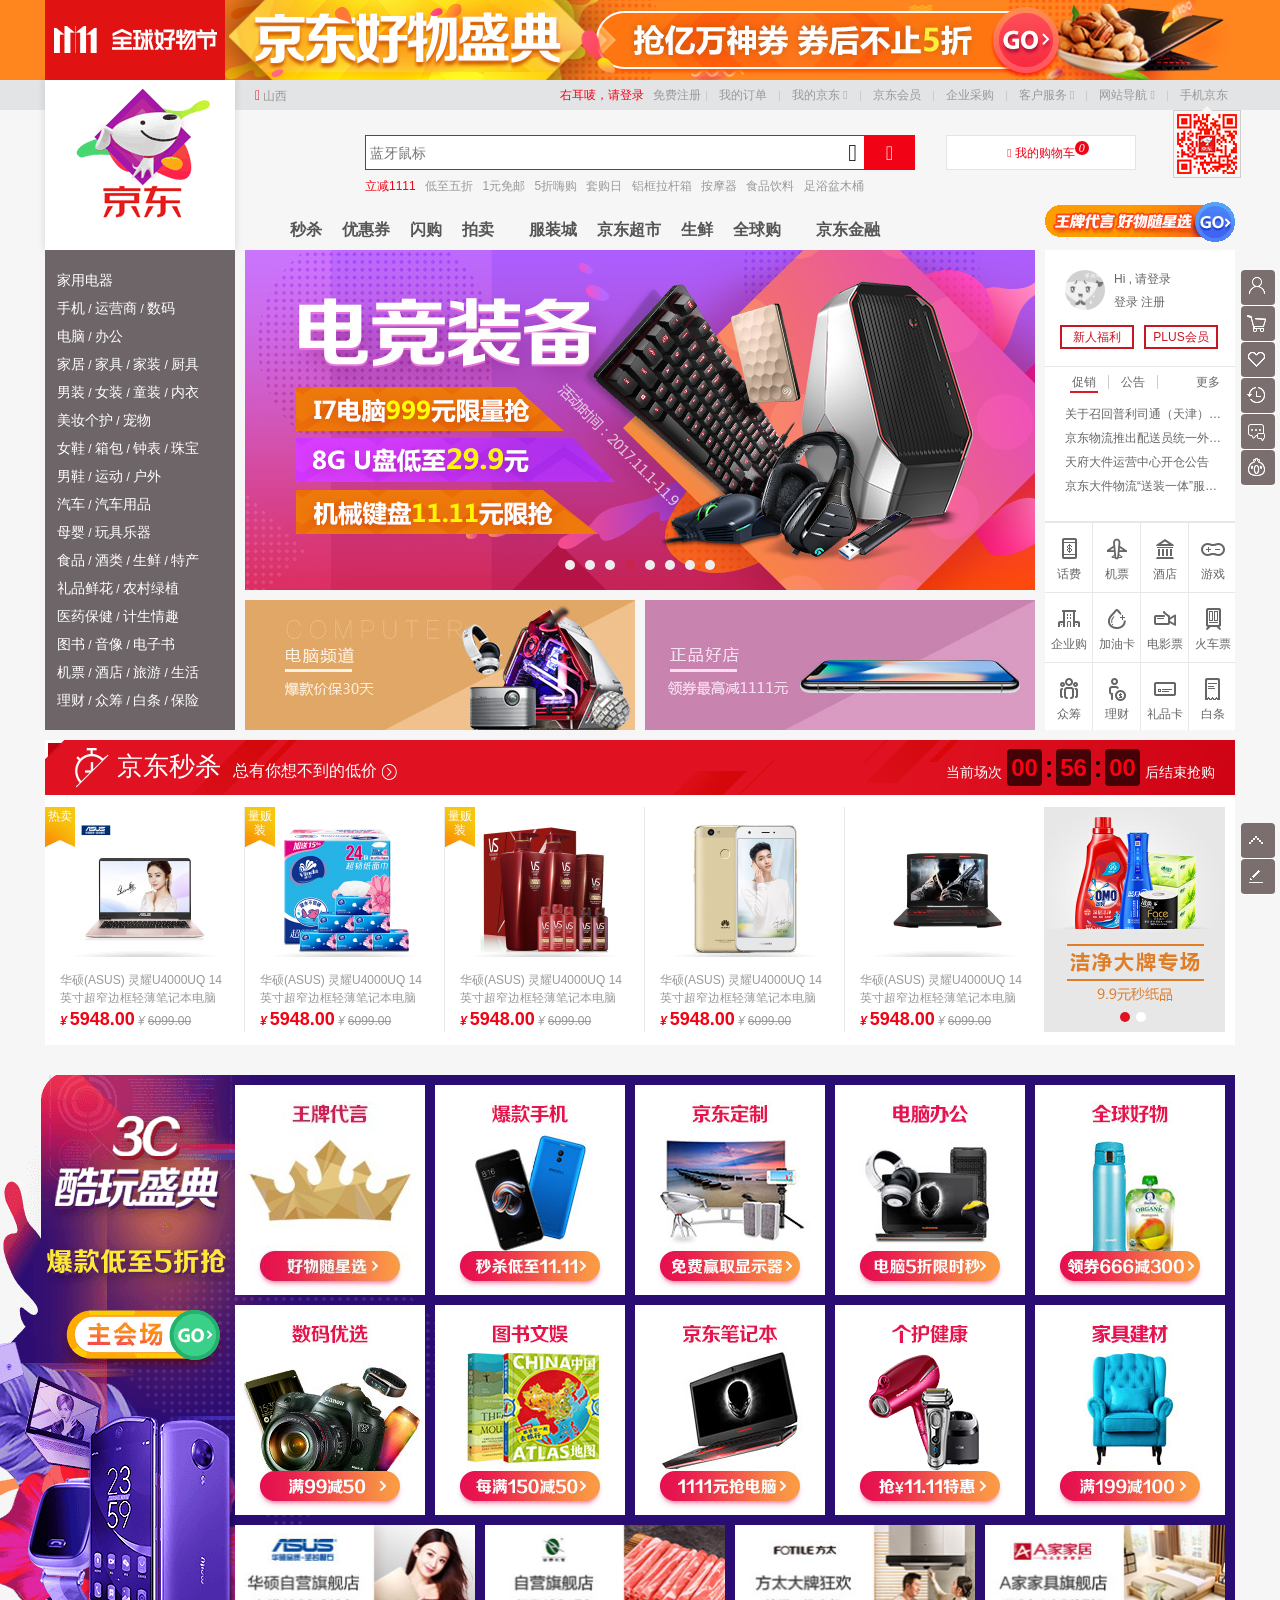
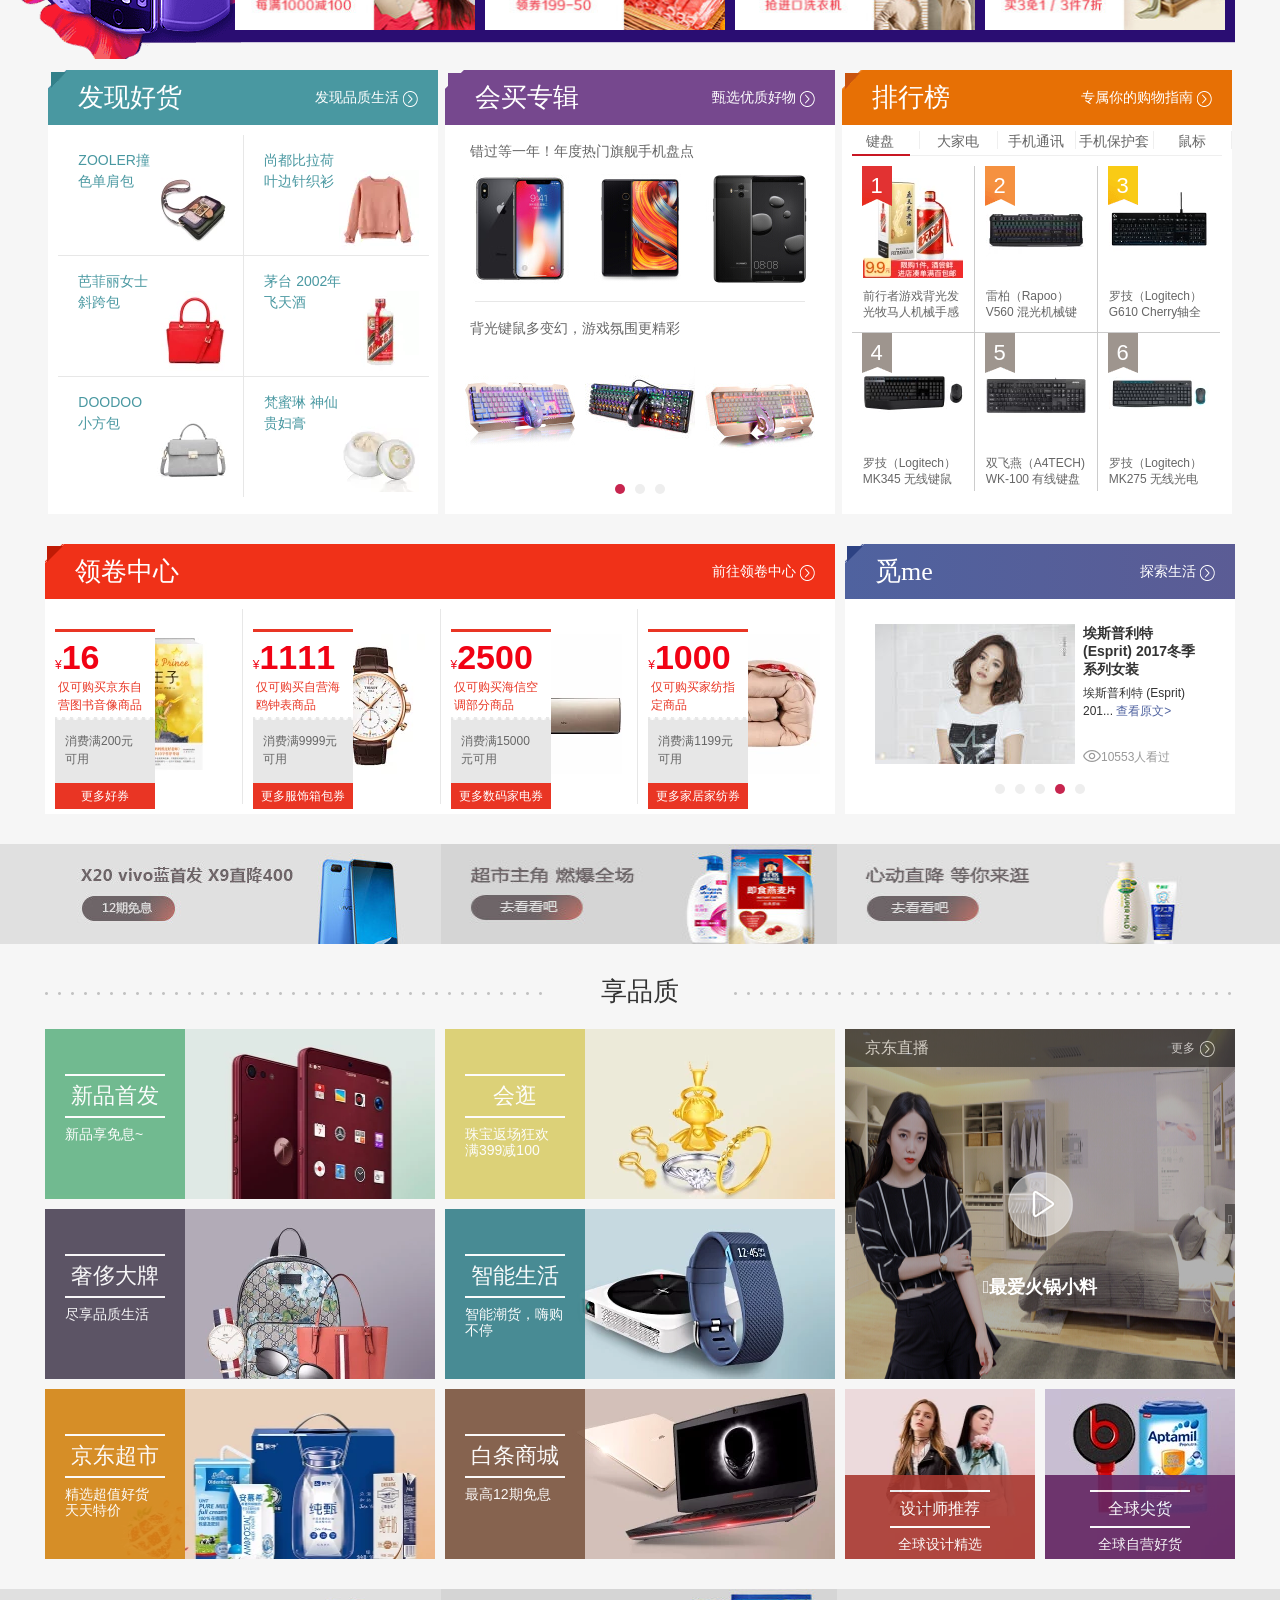
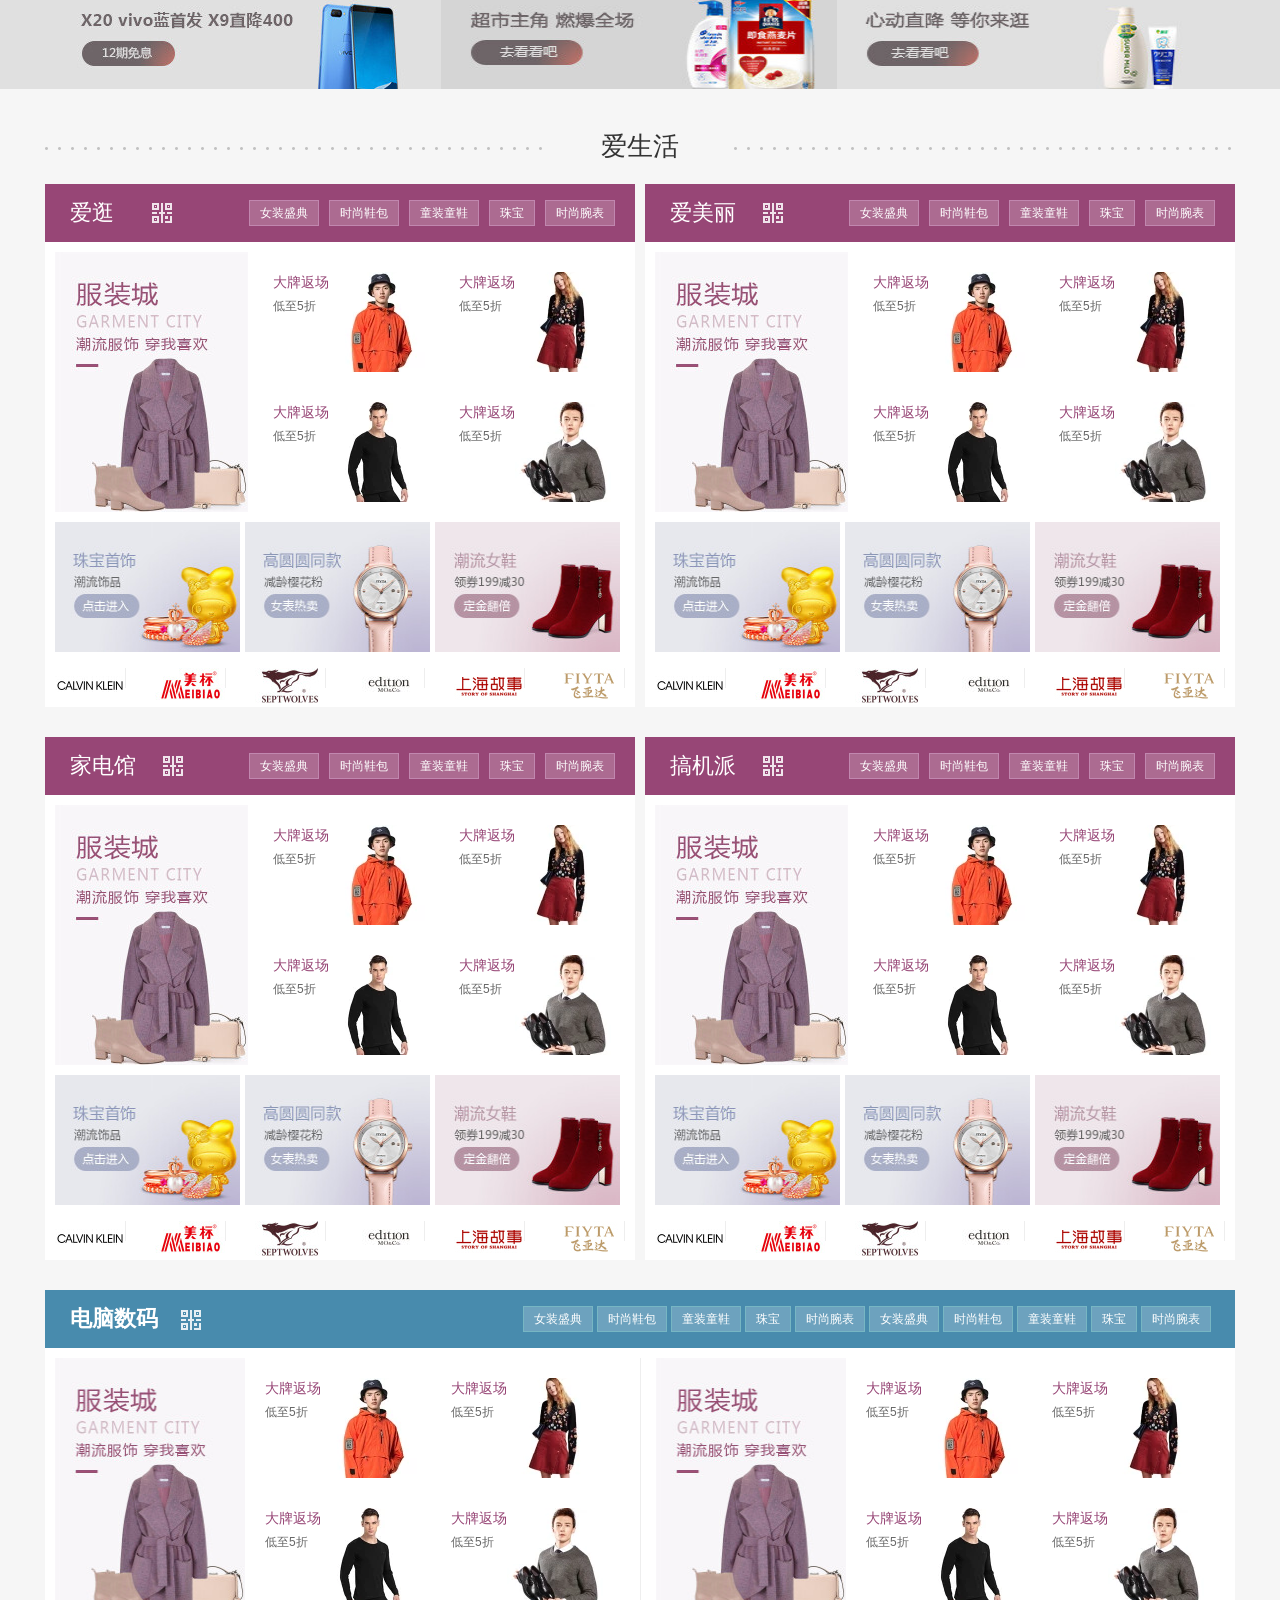
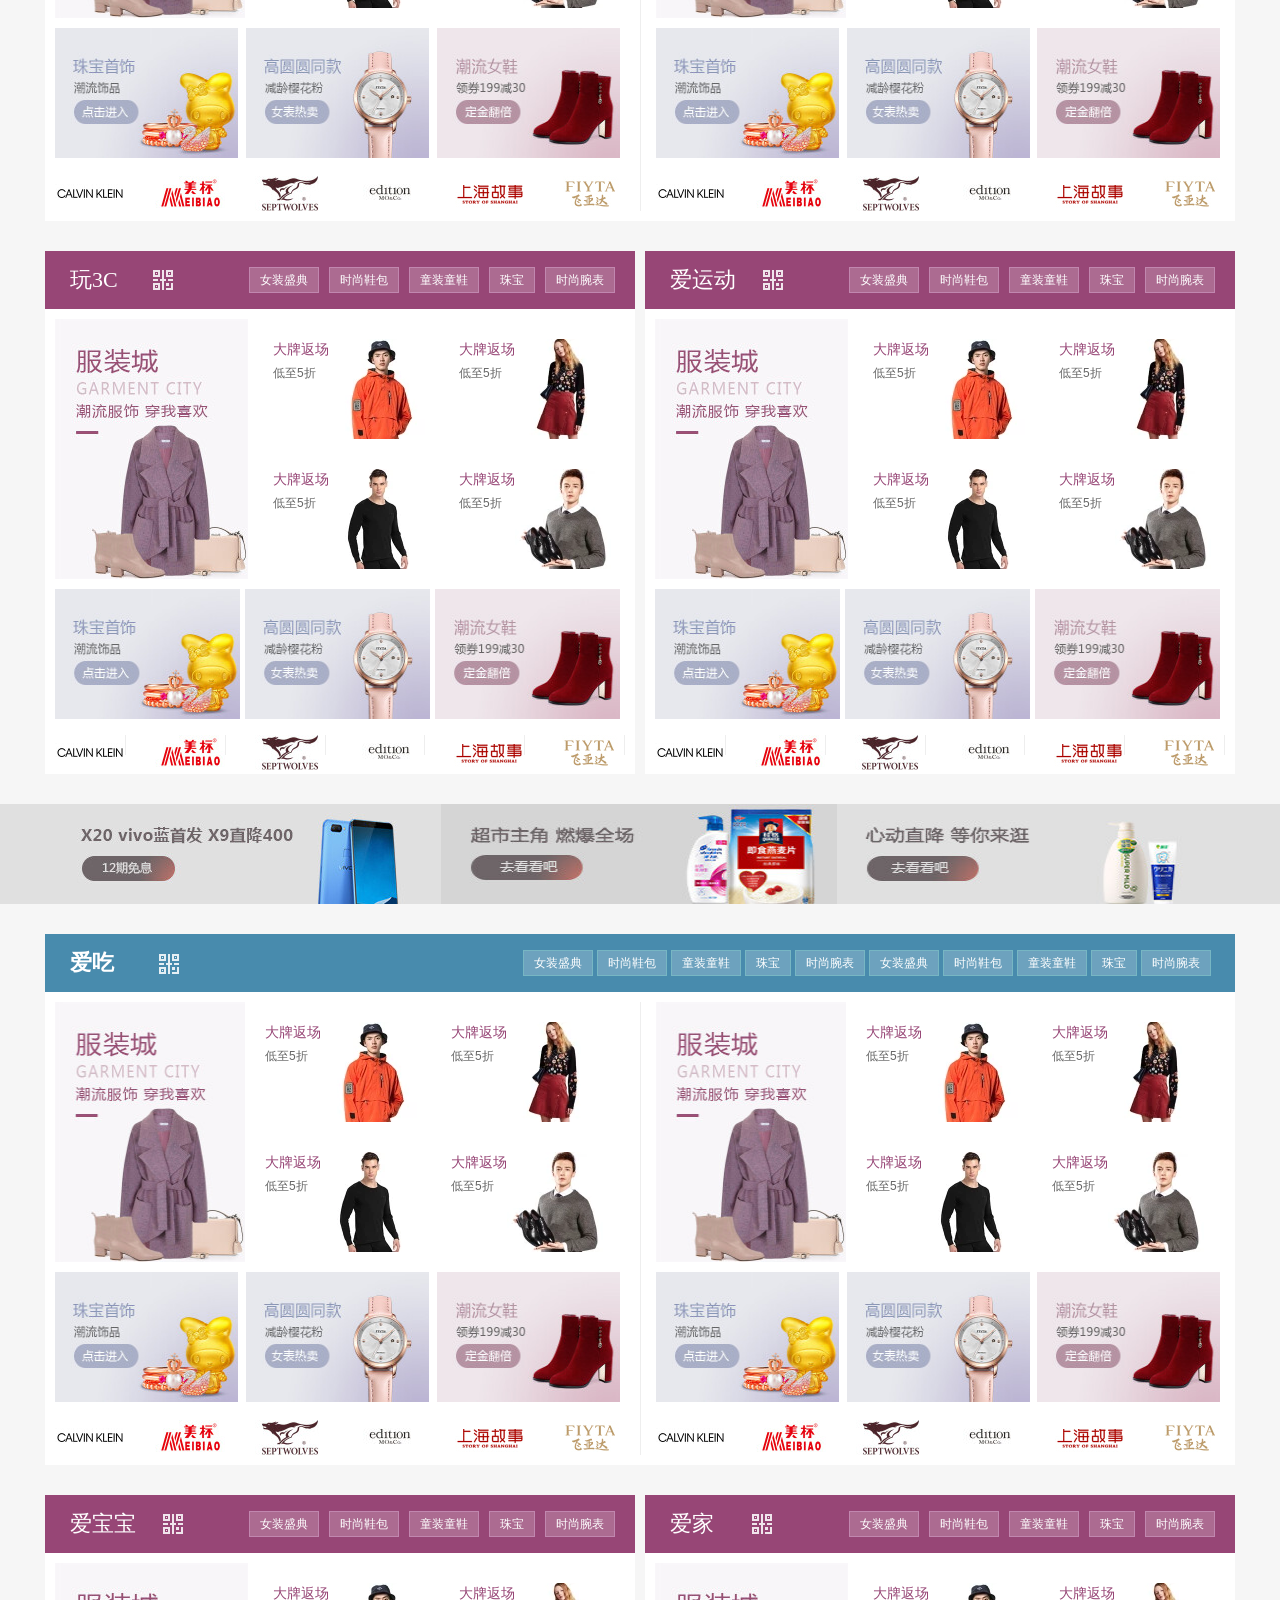
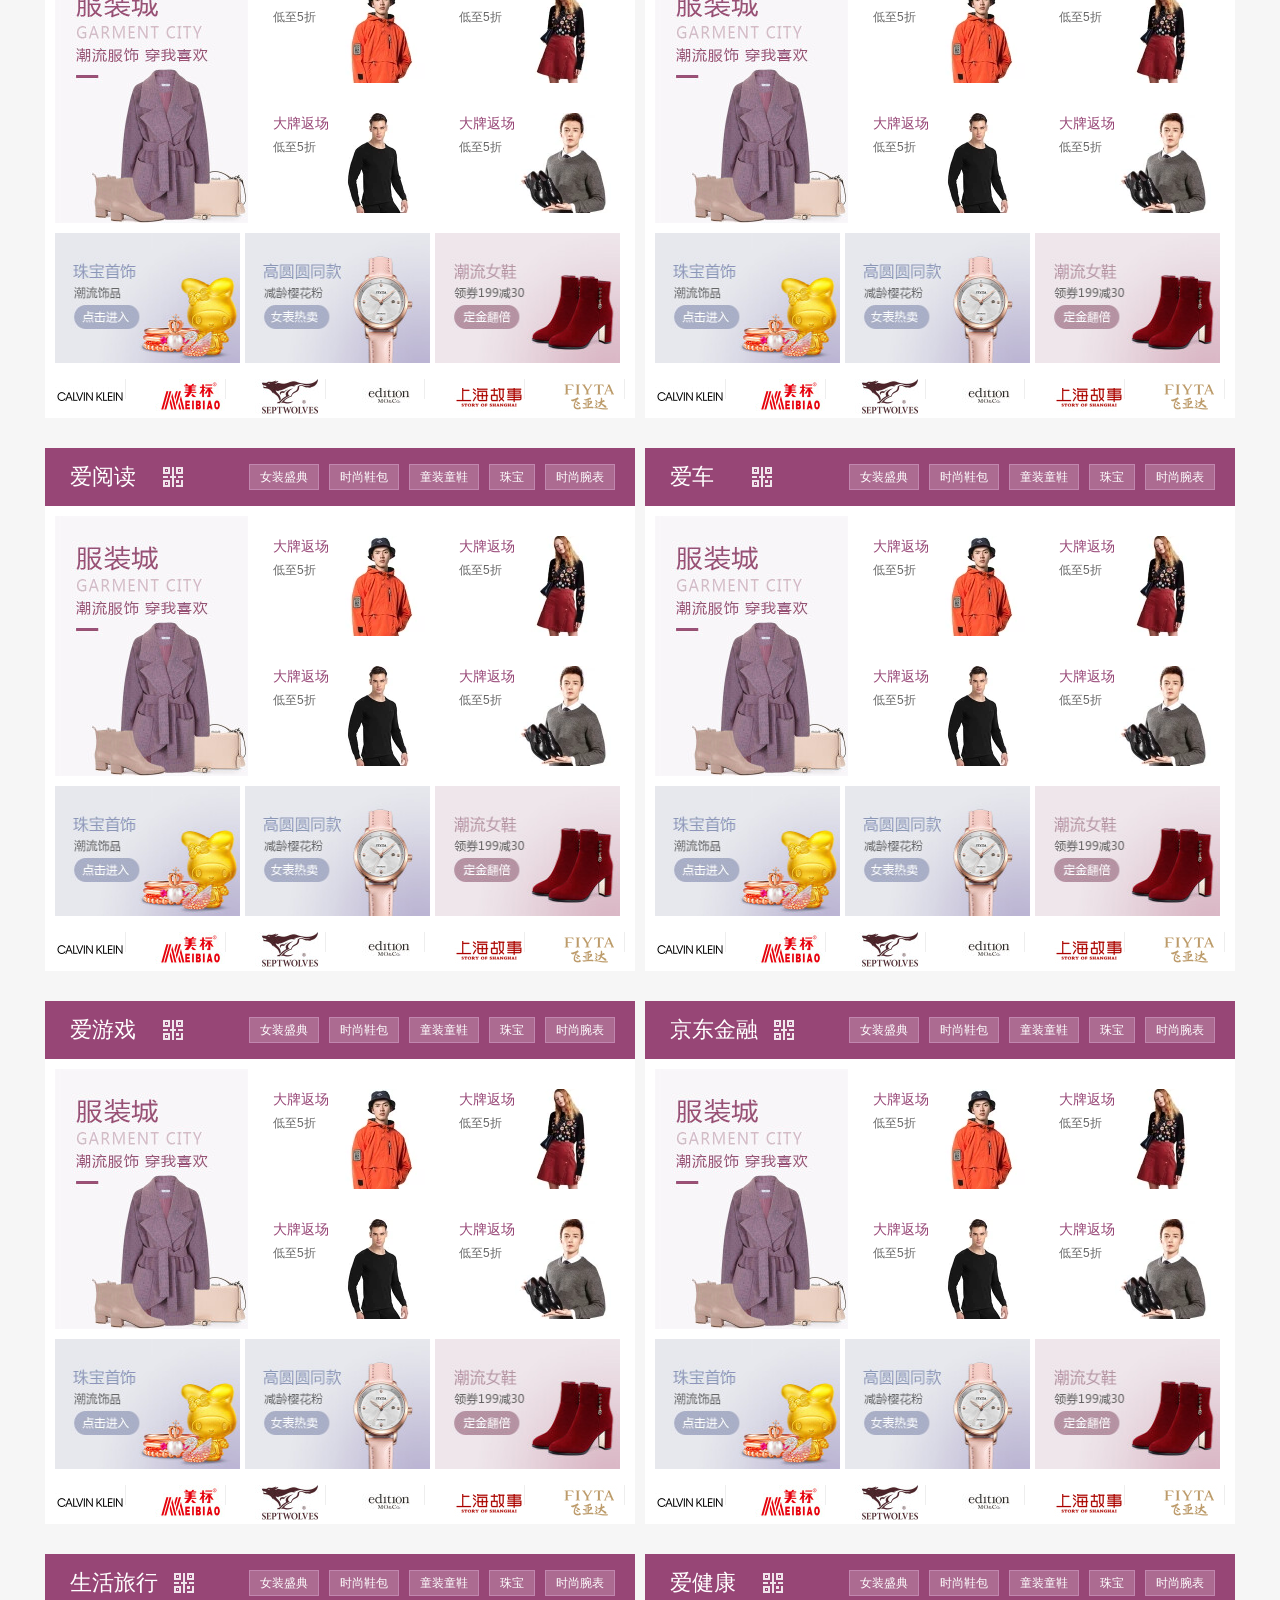
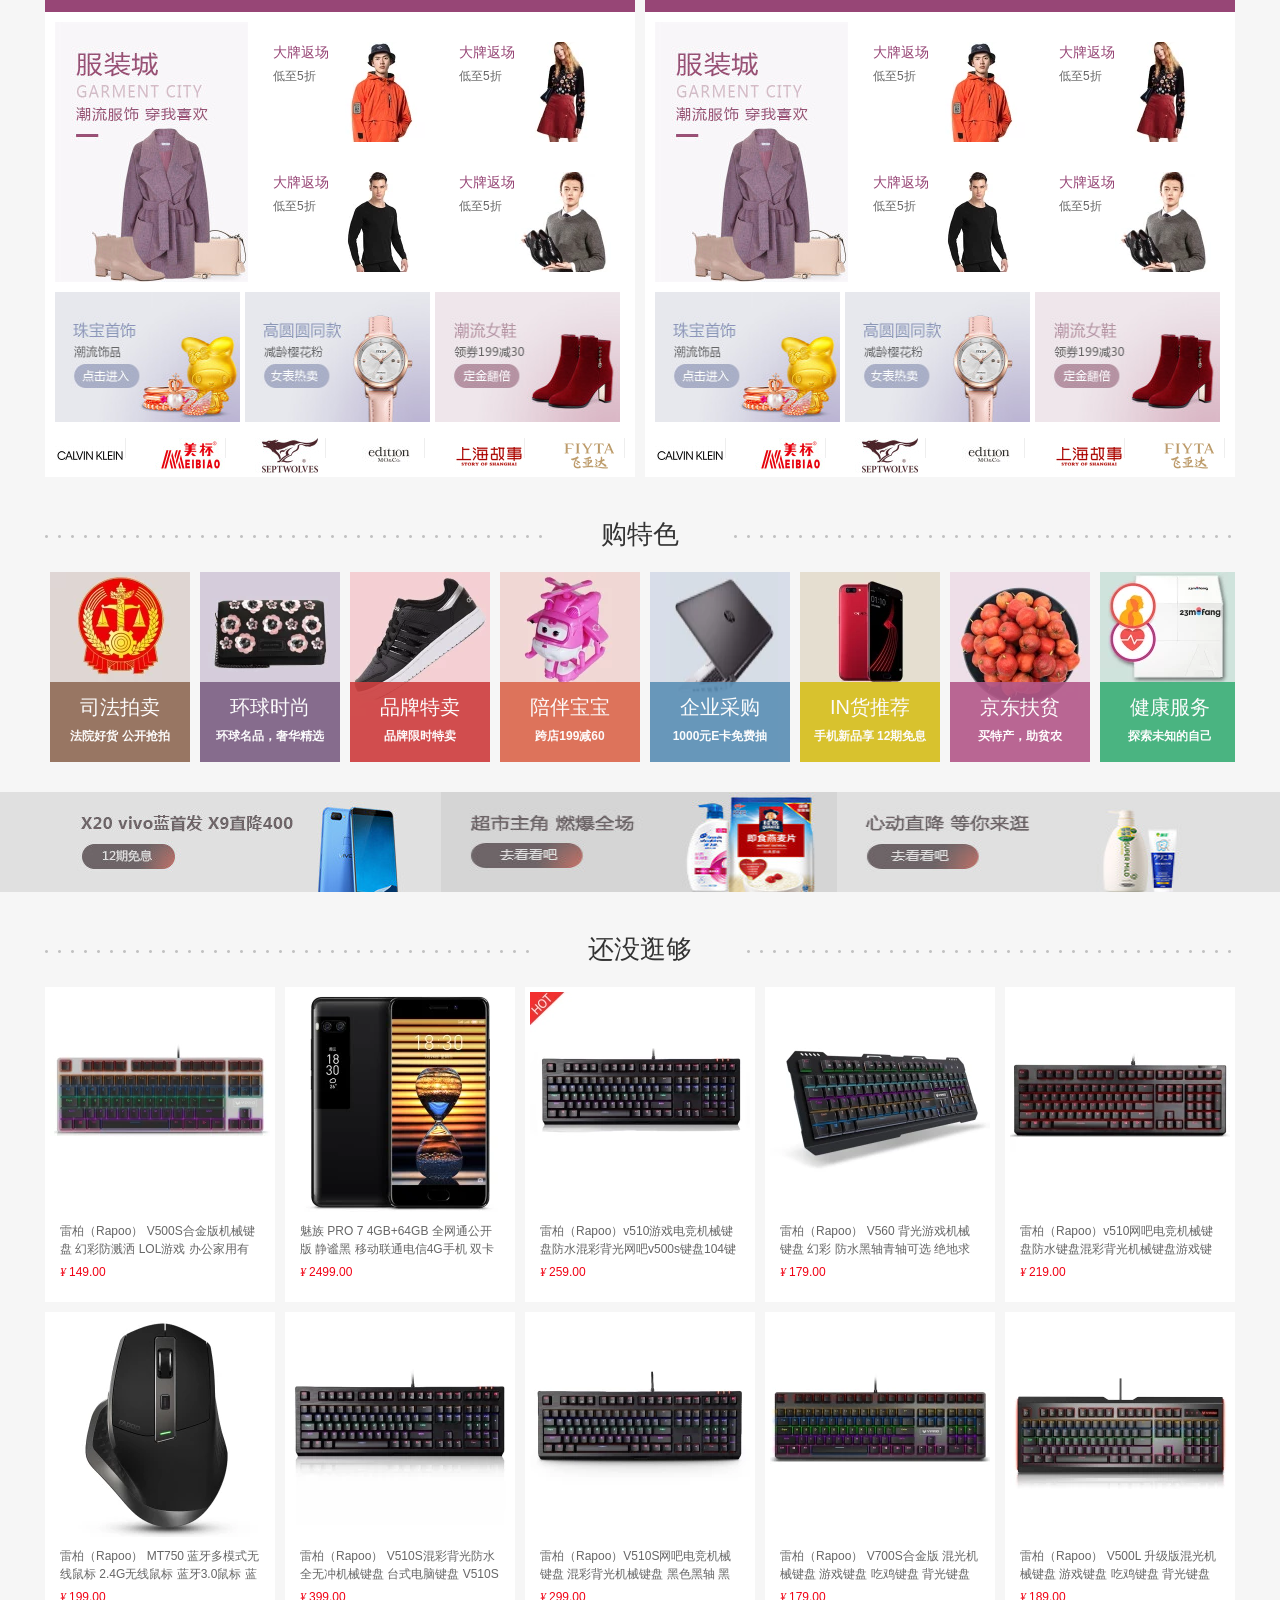
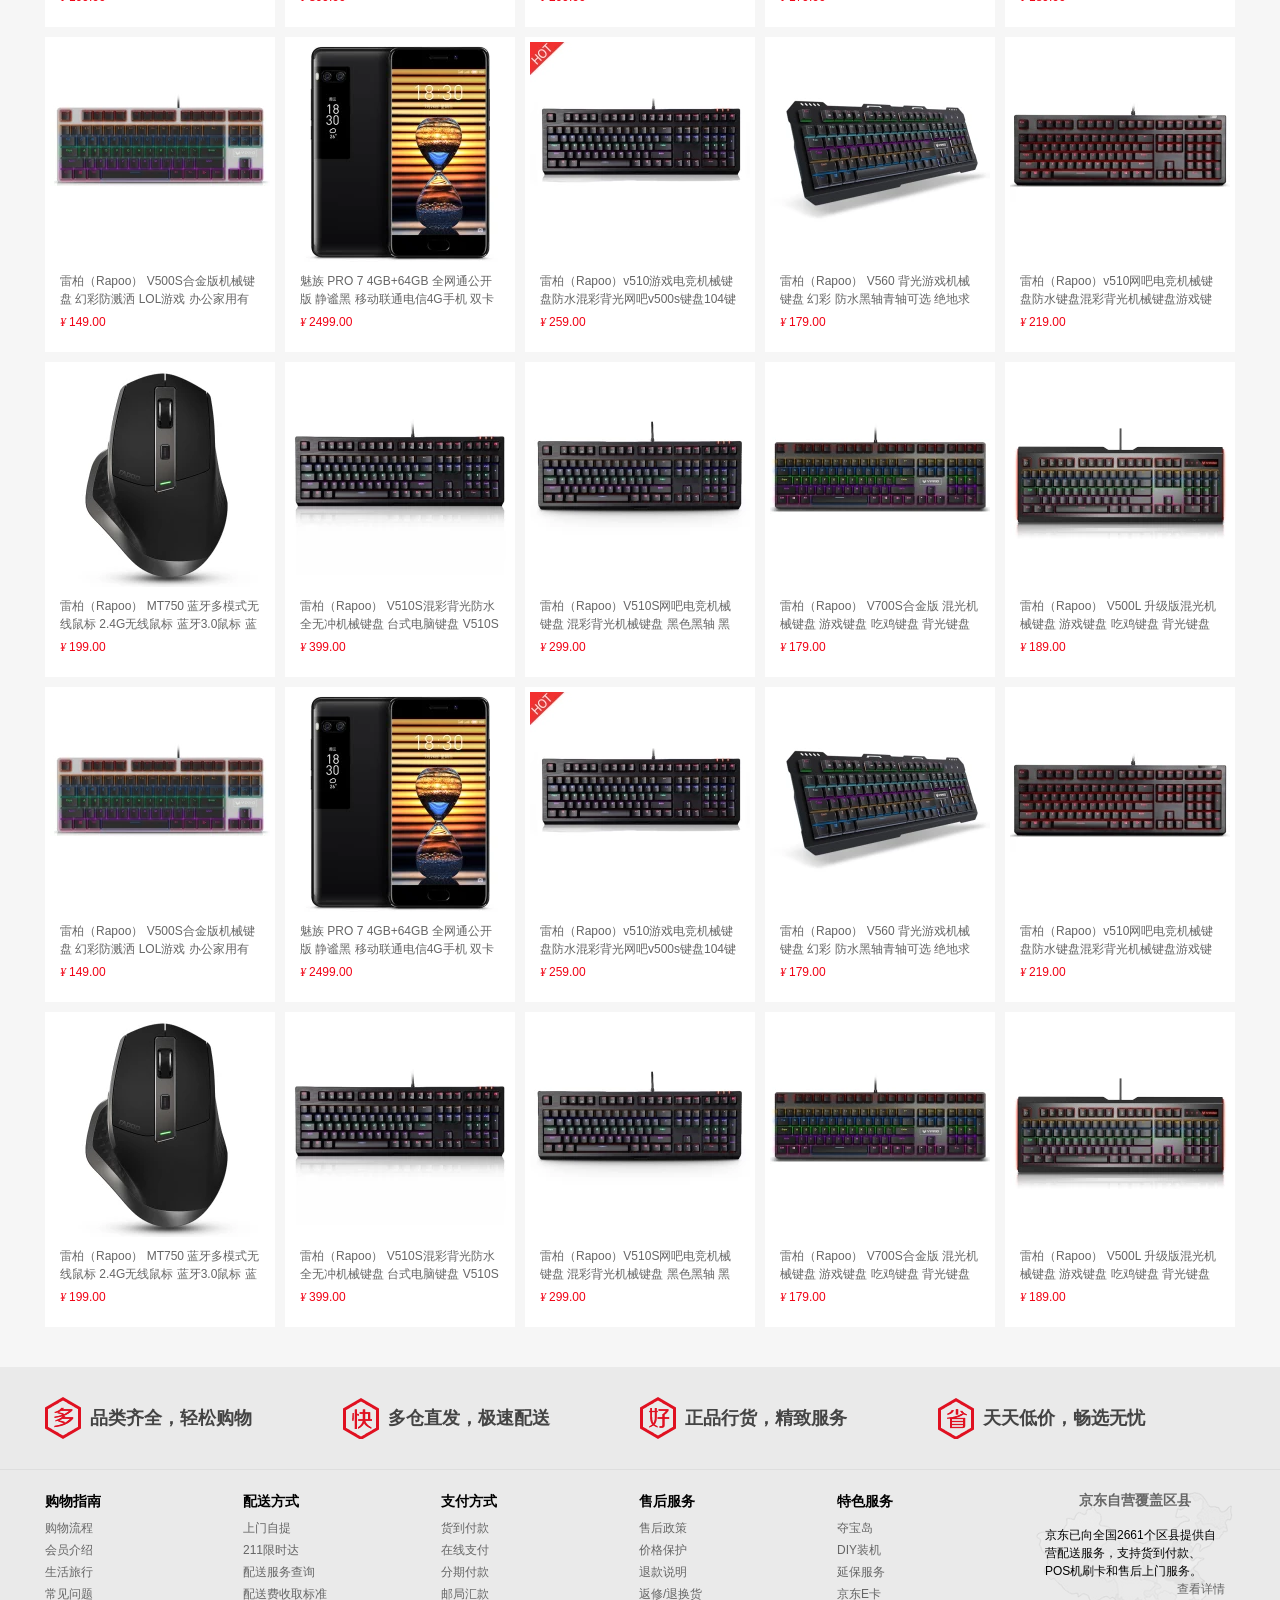
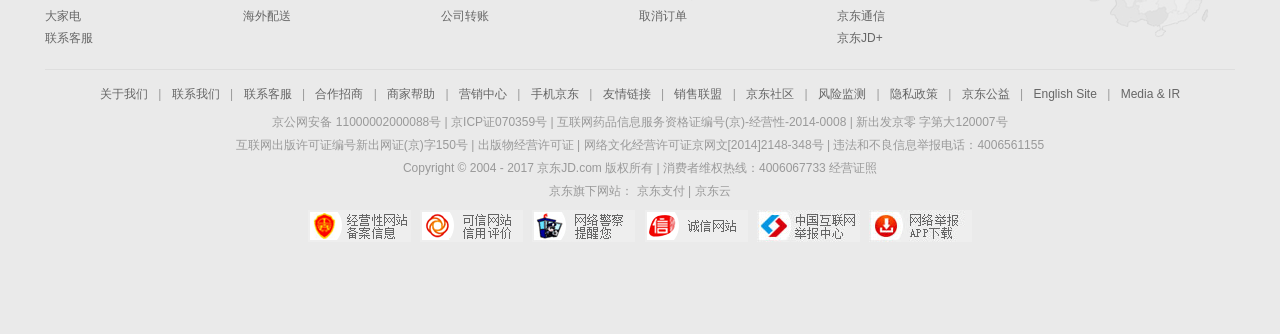
<file: GitHup/新建文件夹/jingdong/index.html>
<!DOCTYPE html>
<html lang="en">
<head>
	<meta charset="UTF-8">
	<title>京东(JD.COM)-正品低价、品质保障、配送及时、轻松购物！</title>
	<link rel="stylesheet" href="css/index.css">
	<link rel="stylesheet" href="https://at.alicdn.com/t/font_468234_bw5hvacl47xmvx6r.css">
	<link rel="shortcut icon" href="img/favicon.ico" type="image/x-icon">
    <script src="js/jquery-3.2.1.js"></script>
    <script src="js/animate.js"></script>
</head>
<body>
	<div class="wrap">
		<!-- 顶部广告 -->
		<div class="event">
			<div class="event_content">
				<a href="">
					<i></i>
				</a>
				<i class="iconfont"></i>
			</div>
		</div>
		<!-- 顶部广告 -->
		<!-- 导航栏 -->
		<div class="nav">
			<div class="content">
				<!-- 左侧 -->
				<div class="map">
					<i class="iconfont">&#xe61b;</i>
					<span>山西</span>
                    <div class="map_slideDown">
                        <div class="map_city"><a href="">北京</a></div>
                        <div class="map_city"><a href="">上海</a></div>
                        <div class="map_city"><a href="">天津</a></div>
                        <div class="map_city"><a href="">重庆</a></div>
                        <div class="map_city"><a href="">河北</a></div>
                        <div class="map_city"><a href="">山西</a></div>
                        <div class="map_city"><a href="">河南</a></div>
                        <div class="map_city"><a href="">辽宁</a></div>
                        <div class="map_city"><a href="">吉林</a></div>
                        <div class="map_city"><a href="">黑龙江</a></div>
                        <div class="map_city"><a href="">内蒙古</a></div>
                        <div class="map_city"><a href="">江苏</a></div>
                        <div class="map_city"><a href="">山东</a></div>
                        <div class="map_city"><a href="">安徽</a></div>
                        <div class="map_city"><a href="">浙江</a></div>
                        <div class="map_city"><a href="">福建</a></div>
                        <div class="map_city"><a href="">湖北</a></div>
                        <div class="map_city"><a href="">湖南</a></div>
                        <div class="map_city"><a href="">广东</a></div>
                        <div class="map_city"><a href="">广西</a></div>
                        <div class="map_city"><a href="">江西</a></div>
                        <div class="map_city"><a href="">四川</a></div>
                        <div class="map_city"><a href="">海南</a></div>
                        <div class="map_city"><a href="">贵州</a></div>
                        <div class="map_city"><a href="">云南</a></div>
                        <div class="map_city"><a href="">西藏</a></div>
                        <div class="map_city"><a href="">陕西</a></div>
                        <div class="map_city"><a href="">甘肃</a></div>
                        <div class="map_city"><a href="">青海</a></div>
                        <div class="map_city"><a href="">宁夏</a></div>
                        <div class="map_city"><a href="">新疆</a></div>
                        <div class="map_city"><a href="">港澳</a></div>
                        <div class="map_city"><a href="">台湾</a></div>
                        <div class="map_city"><a href="">钓鱼岛</a></div>
                        <div class="map_city"><a href="">海外</a></div>
                    </div>
				</div>
				<!-- 右侧 -->
				<ul>
					<li class="nav_font1">
						<a href="">右耳唛，请登录</a>
						<a href="">免费注册</a>
					</li>
					<li class="space"></li>
					<li class="nav_font">
						<a href="">我的订单</a>
					</li>
					<li class="space"></li>
					<li class="nav_font3">
						<a href="">我的京东</a>
						<i class="iconfont">&#xe684;</i>
						<div class="">

						</div>
					</li>
					<li class="space"></li>
					<li class="nav_font">
						<a href="">京东会员</a>
					</li>
					<li class="space"></li>
					<li class="nav_font">
						<a href="">企业采购</a>
					</li>
					<li class="space"></li>
					<li class="nav_font6">
						客户服务
						<i class="iconfont">&#xe684;</i>
					</li>
					<li class="space"></li>
					<li class="nav_font7">
						网站导航
						<i class="iconfont">&#xe684;</i>
					</li>
					<li class="space"></li>
					<li class="nav_font f_last">
						手机京东
						<div class="ew_k">
							<div class="tu"></div>
						</div>
						<div class="ew_big">
							<div class="item">
								<div class="tu1">
									<img src="img/59a51bf6Nb8e478cc.png" alt="">
								</div>
                                <a href="">手机京东</a>
                                <span>新人专享大礼包</span>
                                <a href="" class="ico"></a>
                                <a href="" class="ico"></a>
                                <a href="" class="ico"></a>
							</div>
							<div class="item">
								<div class="tu2">
									<img src="img/5874a54dNcec29924.jpg" alt="">
								</div>
                                <a href="">关注京东微信</a>
                                <p>
                                    微信扫一扫关注 <br>
                                    新粉最高180元<br>
                                    惊喜礼包
                                </p>
							</div>
							<div class="item">
								<div class="tu3">
									<img src="img/5874a555Ne8192324.jpg" alt="">
								</div>
                                <a href="">京东金融客户端</a>
                                <span>新人专享大礼包</span>
                                <a href="" class="ico"></a>
                                <a href="" class="ico"></a>
							</div>
						</div>
					</li>
				</ul>
			</div>
		</div>
		<!-- 导航栏 -->

		<!-- header -->
		<div class="header">
			<div class="logo">
				<a href="">
					<img src="img/logo.gif" alt="">
				</a>

			</div>
			<div class="search">
				<input type="text" placeholder="蓝牙鼠标">
				<input type="button" value="&#xe60c;" class="iconfont">
				<span class="iconfont">&#xe641;</span>
			</div>
			<div class="shop">
				<div class="shop_slect">
					<i class="iconfont"></i>
					购物车中还没有商品，赶紧选购吧！
				</div>
				<i class="iconfont">&#xe6b8;</i>
				<a href="">我的购物车</a>
				<i class="shop_rt">0</i>

			</div>
			<div class="hot_search">
				<a href="">立减1111</a>
				<a href="">低至五折</a>
				<a href="">1元免邮</a>
				<a href="">5折嗨购</a>
				<a href="">套购日</a>
				<a href="">铝框拉杆箱</a>
				<a href="">按摩器</a>
				<a href="">食品饮料</a>
				<a href="">足浴盆木桶</a>
			</div>
			<div class="big_nav">
				<ul>
					<li>
						<a href="">秒杀</a>
					</li>
					<li>
						<a href="">优惠券</a>
					</li>
					<li>
						<a href="">闪购</a>
					</li>
					<li>
						<a href="">拍卖</a>
					</li>
				</ul>
				<ul>
					<li>
						<a href="">服装城</a>
					</li>
					<li>
						<a href="">京东超市</a>
					</li>
					<li>
						<a href="">生鲜</a>
					</li>
					<li>
						<a href="">全球购</a>
					</li>
				</ul>
				<ul>
					<li>
						<a href="">京东金融</a>
					</li>
				</ul>
			</div>
			<div class="daiyan">
				<a href=""></a>
			</div>
		</div>
		<div class="banner floor">
			<div class="left cenav">
				<ul>
					<li>
						<a href="">家用电器</a>
                      <div class="cenav_item">
                            <div class="cenav_title">
                                <a href="">家电馆
                                    <span class="iconfont">&#xe602;</span>
                                </a>
                                <a href="">乡镇专卖店
                                    <span class="iconfont">&#xe602;</span>
                                </a>
                                <a href="">家电服务
                                    <span class="iconfont">&#xe602;</span>
                                </a>
                                <a href="">家电企业购
                                    <span class="iconfont">&#xe602;</span>
                                </a>
                                <a href="">商用电器
                                    <span class="iconfont">&#xe602;</span>
                                </a>
                                <a href="">高端家电
                                    <span class="iconfont">&#xe602;</span>
                                </a>
                            </div>
                            <div class="cenav_con">
                                <dl>
                                    <dt>电视 <span class="iconfont">&#xe602;</span></dt>
                                    <dd><span>曲面电视</span></dd>
                                    <dd><span>超薄电视</span></dd>
                                    <dd><span>HDR电视</span></dd>
                                    <dd><span>OLED电视</span></dd>
                                    <dd><span>4K超清电视</span></dd>
                                    <dd><span>人工智能电视</span></dd>
                                    <dd><span>55英寸</span></dd>
                                    <dd><span>65英寸</span></dd>
                                    <dd><span>电视配件</span></dd>
                                </dl>
                                <dl>
                                    <dt>空调 <span class="iconfont">&#xe602;</span></dt>
                                    <dd><span>壁挂式空调</span></dd>
                                    <dd><span>柜式空调</span></dd>
                                    <dd><span>中央空调</span></dd>
                                    <dd><span>以旧换新</span></dd>
                                    <dd><span>0元安装</span></dd>
                                    <dd><span>空调配件</span></dd>
                                </dl>
                                <dl>
                                    <dt>洗衣机 <span class="iconfont">&#xe602;</span></dt>
                                    <dd><span>滚筒洗衣机</span></dd>
                                    <dd><span>洗烘一体机</span></dd>
                                    <dd><span>波轮洗衣机</span></dd>
                                    <dd><span>迷你洗衣机</span></dd>
                                    <dd><span>烘干机</span></dd>
                                    <dd><span>洗衣机配件</span></dd>
                                </dl>
                                <dl>
                                    <dt>冰箱 <span class="iconfont">&#xe602;</span></dt>
                                    <dd><span>多门</span></dd>
                                    <dd><span>对开门</span></dd>
                                    <dd><span>三门</span></dd>
                                    <dd><span>双门</span></dd>
                                    <dd><span>冷柜/冰吧</span></dd>
                                    <dd><span>酒柜</span></dd>
                                    <dd><span>冰箱配件</span></dd>
                                </dl>
                                <dl>
                                    <dt>厨卫大电 <span class="iconfont">&#xe602;</span></dt>
                                    <dd><span>油烟机</span></dd>
                                    <dd><span>燃气灶</span></dd>
                                    <dd><span>烟灶套装</span></dd>
                                    <dd><span>消毒柜</span></dd>
                                    <dd><span>洗碗机</span></dd>
                                    <dd><span>电热水器</span></dd>
                                    <dd><span>燃气热水器</span></dd>
                                    <dd><span>嵌入式厨电</span></dd>
                                    <dd><span>商用厨房电器</span></dd>
                                </dl>
                                <dl>
                                    <dt>厨卫小电 <span class="iconfont">&#xe602;</span></dt>
                                    <dd><span>电饭煲</span></dd>
                                    <dd><span>微波炉</span></dd>
                                    <dd><span>电烤箱</span></dd>
                                    <dd><span>电磁炉</span></dd>
                                    <dd><span>电陶炉</span></dd>
                                    <dd><span>电压力锅</span></dd>
                                    <dd><span>空气炸锅</span></dd>
                                    <dd><span>豆浆机</span></dd>
                                    <dd><span>咖啡机</span></dd>
                                    <dd><span>面包机</span></dd>
                                    <dd><span>榨汁机/原汁机</span></dd>
                                </dl>
                                <dl>
                                    <dt><pre>       </pre></dt>
                                    <dd><span>料理机</span></dd>
                                    <dd><span>电饼铛</span></dd>
                                    <dd><span>养生壶/煎药壶</span></dd>
                                    <dd><span>酸奶机</span></dd>
                                    <dd><span>煮蛋器</span></dd>
                                    <dd><span>面条机</span></dd>
                                    <dd><span>电水壶/热水瓶</span></dd>
                                    <dd><span>电炖锅</span></dd>
                                    <dd><span>多用途锅</span></dd>
                                    <dd><span>电烧烤炉</span></dd>
                                </dl>
                                <dl>
                                    <dt>洗衣机 <span class="iconfont">&#xe602;</span></dt>
                                    <dd><span>滚筒洗衣机</span></dd>
                                    <dd><span>洗烘一体机</span></dd>
                                    <dd><span>波轮洗衣机</span></dd>
                                    <dd><span>迷你洗衣机</span></dd>
                                    <dd><span>烘干机</span></dd>
                                    <dd><span>洗衣机配件</span></dd>
                                </dl>
                                <dl>
                                    <dt>冰箱 <span class="iconfont">&#xe602;</span></dt>
                                    <dd><span>多门</span></dd>
                                    <dd><span>对开门</span></dd>
                                    <dd><span>三门</span></dd>
                                    <dd><span>双门</span></dd>
                                    <dd><span>冷柜/冰吧</span></dd>
                                    <dd><span>酒柜</span></dd>
                                    <dd><span>冰箱配件</span></dd>
                                </dl>
                                <dl>
                                    <dt>厨卫大电 <span class="iconfont">&#xe602;</span></dt>
                                    <dd><span>油烟机</span></dd>
                                    <dd><span>燃气灶</span></dd>
                                    <dd><span>烟灶套装</span></dd>
                                    <dd><span>消毒柜</span></dd>
                                    <dd><span>洗碗机</span></dd>
                                    <dd><span>电热水器</span></dd>
                                    <dd><span>燃气热水器</span></dd>
                                    <dd><span>嵌入式厨电</span></dd>
                                    <dd><span>商用厨房电器</span></dd>
                                </dl>
                                <dl>
                                    <dt>电视 <span class="iconfont">&#xe602;</span></dt>
                                    <dd><span>曲面电视</span></dd>
                                    <dd><span>超薄电视</span></dd>
                                    <dd><span>HDR电视</span></dd>
                                    <dd><span>OLED电视</span></dd>
                                    <dd><span>4K超清电视</span></dd>
                                    <dd><span>人工智能电视</span></dd>
                                    <dd><span>55英寸</span></dd>
                                    <dd><span>65英寸</span></dd>
                                    <dd><span>电视配件</span></dd>
                                </dl>
                                <dl>
                                    <dt>空调 <span class="iconfont">&#xe602;</span></dt>
                                    <dd><span>壁挂式空调</span></dd>
                                    <dd><span>柜式空调</span></dd>
                                    <dd><span>中央空调</span></dd>
                                    <dd><span>以旧换新</span></dd>
                                    <dd><span>0元安装</span></dd>
                                    <dd><span>空调配件</span></dd>
                                </dl>
                            </div>
                        </div>
					</li>
					<li>
						<a href="">手机</a>
						<span>/</span>
						<a href="">运营商</a>
						<span>/</span>
						<a href="">数码</a>
                      <div class="cenav_item">
                            <div class="cenav_title">
                                <a href="">玩3C
                                    <span class="iconfont">&#xe602;</span>
                                </a>
                                <a href="">手机频道
                                    <span class="iconfont">&#xe602;</span>
                                </a>
                                <a href="">网上营业厅
                                    <span class="iconfont">&#xe602;</span>
                                </a>
                                <a href="">配件选购中心
                                    <span class="iconfont">&#xe602;</span>
                                </a>
                                <a href="">企业购
                                    <span class="iconfont">&#xe602;</span>
                                </a>
                                <a href="">以旧换新
                                    <span class="iconfont">&#xe602;</span>
                                </a>
                            </div>
                            <div class="cenav_con">
                                <dl>
                                    <dt>电视 <span class="iconfont">&#xe602;</span></dt>
                                    <dd><span>曲面电视</span></dd>
                                    <dd><span>超薄电视</span></dd>
                                    <dd><span>HDR电视</span></dd>
                                    <dd><span>OLED电视</span></dd>
                                    <dd><span>4K超清电视</span></dd>
                                    <dd><span>人工智能电视</span></dd>
                                    <dd><span>55英寸</span></dd>
                                    <dd><span>65英寸</span></dd>
                                    <dd><span>电视配件</span></dd>
                                </dl>
                                <dl>
                                    <dt>空调 <span class="iconfont">&#xe602;</span></dt>
                                    <dd><span>壁挂式空调</span></dd>
                                    <dd><span>柜式空调</span></dd>
                                    <dd><span>中央空调</span></dd>
                                    <dd><span>以旧换新</span></dd>
                                    <dd><span>0元安装</span></dd>
                                    <dd><span>空调配件</span></dd>
                                </dl>
                                <dl>
                                    <dt>洗衣机 <span class="iconfont">&#xe602;</span></dt>
                                    <dd><span>滚筒洗衣机</span></dd>
                                    <dd><span>洗烘一体机</span></dd>
                                    <dd><span>波轮洗衣机</span></dd>
                                    <dd><span>迷你洗衣机</span></dd>
                                    <dd><span>烘干机</span></dd>
                                    <dd><span>洗衣机配件</span></dd>
                                </dl>
                                <dl>
                                    <dt>冰箱 <span class="iconfont">&#xe602;</span></dt>
                                    <dd><span>多门</span></dd>
                                    <dd><span>对开门</span></dd>
                                    <dd><span>三门</span></dd>
                                    <dd><span>双门</span></dd>
                                    <dd><span>冷柜/冰吧</span></dd>
                                    <dd><span>酒柜</span></dd>
                                    <dd><span>冰箱配件</span></dd>
                                </dl>
                                <dl>
                                    <dt>厨卫大电 <span class="iconfont">&#xe602;</span></dt>
                                    <dd><span>油烟机</span></dd>
                                    <dd><span>燃气灶</span></dd>
                                    <dd><span>烟灶套装</span></dd>
                                    <dd><span>消毒柜</span></dd>
                                    <dd><span>洗碗机</span></dd>
                                    <dd><span>电热水器</span></dd>
                                    <dd><span>燃气热水器</span></dd>
                                    <dd><span>嵌入式厨电</span></dd>
                                    <dd><span>商用厨房电器</span></dd>
                                </dl>
                                <dl>
                                    <dt>厨卫小电 <span class="iconfont">&#xe602;</span></dt>
                                    <dd><span>电饭煲</span></dd>
                                    <dd><span>微波炉</span></dd>
                                    <dd><span>电烤箱</span></dd>
                                    <dd><span>电磁炉</span></dd>
                                    <dd><span>电陶炉</span></dd>
                                    <dd><span>电压力锅</span></dd>
                                    <dd><span>空气炸锅</span></dd>
                                    <dd><span>豆浆机</span></dd>
                                    <dd><span>咖啡机</span></dd>
                                    <dd><span>面包机</span></dd>
                                    <dd><span>榨汁机/原汁机</span></dd>
                                </dl>
                                <dl>
                                    <dt><pre>       </pre></dt>
                                    <dd><span>料理机</span></dd>
                                    <dd><span>电饼铛</span></dd>
                                    <dd><span>养生壶/煎药壶</span></dd>
                                    <dd><span>酸奶机</span></dd>
                                    <dd><span>煮蛋器</span></dd>
                                    <dd><span>面条机</span></dd>
                                    <dd><span>电水壶/热水瓶</span></dd>
                                    <dd><span>电炖锅</span></dd>
                                    <dd><span>多用途锅</span></dd>
                                    <dd><span>电烧烤炉</span></dd>
                                </dl>
                                <dl>
                                    <dt>洗衣机 <span class="iconfont">&#xe602;</span></dt>
                                    <dd><span>滚筒洗衣机</span></dd>
                                    <dd><span>洗烘一体机</span></dd>
                                    <dd><span>波轮洗衣机</span></dd>
                                    <dd><span>迷你洗衣机</span></dd>
                                    <dd><span>烘干机</span></dd>
                                    <dd><span>洗衣机配件</span></dd>
                                </dl>
                                <dl>
                                    <dt>冰箱 <span class="iconfont">&#xe602;</span></dt>
                                    <dd><span>多门</span></dd>
                                    <dd><span>对开门</span></dd>
                                    <dd><span>三门</span></dd>
                                    <dd><span>双门</span></dd>
                                    <dd><span>冷柜/冰吧</span></dd>
                                    <dd><span>酒柜</span></dd>
                                    <dd><span>冰箱配件</span></dd>
                                </dl>
                                <dl>
                                    <dt>厨卫大电 <span class="iconfont">&#xe602;</span></dt>
                                    <dd><span>油烟机</span></dd>
                                    <dd><span>燃气灶</span></dd>
                                    <dd><span>烟灶套装</span></dd>
                                    <dd><span>消毒柜</span></dd>
                                    <dd><span>洗碗机</span></dd>
                                    <dd><span>电热水器</span></dd>
                                    <dd><span>燃气热水器</span></dd>
                                    <dd><span>嵌入式厨电</span></dd>
                                    <dd><span>商用厨房电器</span></dd>
                                </dl>
                                <dl>
                                    <dt>电视 <span class="iconfont">&#xe602;</span></dt>
                                    <dd><span>曲面电视</span></dd>
                                    <dd><span>超薄电视</span></dd>
                                    <dd><span>HDR电视</span></dd>
                                    <dd><span>OLED电视</span></dd>
                                    <dd><span>4K超清电视</span></dd>
                                    <dd><span>人工智能电视</span></dd>
                                    <dd><span>55英寸</span></dd>
                                    <dd><span>65英寸</span></dd>
                                    <dd><span>电视配件</span></dd>
                                </dl>
                                <dl>
                                    <dt>空调 <span class="iconfont">&#xe602;</span></dt>
                                    <dd><span>壁挂式空调</span></dd>
                                    <dd><span>柜式空调</span></dd>
                                    <dd><span>中央空调</span></dd>
                                    <dd><span>以旧换新</span></dd>
                                    <dd><span>0元安装</span></dd>
                                    <dd><span>空调配件</span></dd>
                                </dl>
                            </div>
                        </div>
					</li>
					<li>
						<a href="">电脑</a>
						<span>/</span>
						<a href="">办公</a>
                      <div class="cenav_item">
                            <div class="cenav_title">
                                <a href="">玩3C
                                    <span class="iconfont">&#xe602;</span>
                                </a>
                                <a href="">本周热卖
                                    <span class="iconfont">&#xe602;</span>
                                </a>
                                <a href="">企业采购
                                    <span class="iconfont">&#xe602;</span>
                                </a>
                                <a href="">GAME+
                                    <span class="iconfont">&#xe602;</span>
                                </a>
                                <a href="">装机大师
                                    <span class="iconfont">&#xe602;</span>
                                </a>
                                <a href="">私人定制
                                    <span class="iconfont">&#xe602;</span>
                                </a>
                            </div>
                            <div class="cenav_con">
                                <dl>
                                    <dt>电视 <span class="iconfont">&#xe602;</span></dt>
                                    <dd><span>曲面电视</span></dd>
                                    <dd><span>超薄电视</span></dd>
                                    <dd><span>HDR电视</span></dd>
                                    <dd><span>OLED电视</span></dd>
                                    <dd><span>4K超清电视</span></dd>
                                    <dd><span>人工智能电视</span></dd>
                                    <dd><span>55英寸</span></dd>
                                    <dd><span>65英寸</span></dd>
                                    <dd><span>电视配件</span></dd>
                                </dl>
                                <dl>
                                    <dt>空调 <span class="iconfont">&#xe602;</span></dt>
                                    <dd><span>壁挂式空调</span></dd>
                                    <dd><span>柜式空调</span></dd>
                                    <dd><span>中央空调</span></dd>
                                    <dd><span>以旧换新</span></dd>
                                    <dd><span>0元安装</span></dd>
                                    <dd><span>空调配件</span></dd>
                                </dl>
                                <dl>
                                    <dt>洗衣机 <span class="iconfont">&#xe602;</span></dt>
                                    <dd><span>滚筒洗衣机</span></dd>
                                    <dd><span>洗烘一体机</span></dd>
                                    <dd><span>波轮洗衣机</span></dd>
                                    <dd><span>迷你洗衣机</span></dd>
                                    <dd><span>烘干机</span></dd>
                                    <dd><span>洗衣机配件</span></dd>
                                </dl>
                                <dl>
                                    <dt>冰箱 <span class="iconfont">&#xe602;</span></dt>
                                    <dd><span>多门</span></dd>
                                    <dd><span>对开门</span></dd>
                                    <dd><span>三门</span></dd>
                                    <dd><span>双门</span></dd>
                                    <dd><span>冷柜/冰吧</span></dd>
                                    <dd><span>酒柜</span></dd>
                                    <dd><span>冰箱配件</span></dd>
                                </dl>
                                <dl>
                                    <dt>厨卫大电 <span class="iconfont">&#xe602;</span></dt>
                                    <dd><span>油烟机</span></dd>
                                    <dd><span>燃气灶</span></dd>
                                    <dd><span>烟灶套装</span></dd>
                                    <dd><span>消毒柜</span></dd>
                                    <dd><span>洗碗机</span></dd>
                                    <dd><span>电热水器</span></dd>
                                    <dd><span>燃气热水器</span></dd>
                                    <dd><span>嵌入式厨电</span></dd>
                                    <dd><span>商用厨房电器</span></dd>
                                </dl>
                                <dl>
                                    <dt>厨卫小电 <span class="iconfont">&#xe602;</span></dt>
                                    <dd><span>电饭煲</span></dd>
                                    <dd><span>微波炉</span></dd>
                                    <dd><span>电烤箱</span></dd>
                                    <dd><span>电磁炉</span></dd>
                                    <dd><span>电陶炉</span></dd>
                                    <dd><span>电压力锅</span></dd>
                                    <dd><span>空气炸锅</span></dd>
                                    <dd><span>豆浆机</span></dd>
                                    <dd><span>咖啡机</span></dd>
                                    <dd><span>面包机</span></dd>
                                    <dd><span>榨汁机/原汁机</span></dd>
                                </dl>
                                <dl>
                                    <dt><pre>       </pre></dt>
                                    <dd><span>料理机</span></dd>
                                    <dd><span>电饼铛</span></dd>
                                    <dd><span>养生壶/煎药壶</span></dd>
                                    <dd><span>酸奶机</span></dd>
                                    <dd><span>煮蛋器</span></dd>
                                    <dd><span>面条机</span></dd>
                                    <dd><span>电水壶/热水瓶</span></dd>
                                    <dd><span>电炖锅</span></dd>
                                    <dd><span>多用途锅</span></dd>
                                    <dd><span>电烧烤炉</span></dd>
                                </dl>
                                <dl>
                                    <dt>洗衣机 <span class="iconfont">&#xe602;</span></dt>
                                    <dd><span>滚筒洗衣机</span></dd>
                                    <dd><span>洗烘一体机</span></dd>
                                    <dd><span>波轮洗衣机</span></dd>
                                    <dd><span>迷你洗衣机</span></dd>
                                    <dd><span>烘干机</span></dd>
                                    <dd><span>洗衣机配件</span></dd>
                                </dl>
                                <dl>
                                    <dt>冰箱 <span class="iconfont">&#xe602;</span></dt>
                                    <dd><span>多门</span></dd>
                                    <dd><span>对开门</span></dd>
                                    <dd><span>三门</span></dd>
                                    <dd><span>双门</span></dd>
                                    <dd><span>冷柜/冰吧</span></dd>
                                    <dd><span>酒柜</span></dd>
                                    <dd><span>冰箱配件</span></dd>
                                </dl>
                                <dl>
                                    <dt>厨卫大电 <span class="iconfont">&#xe602;</span></dt>
                                    <dd><span>油烟机</span></dd>
                                    <dd><span>燃气灶</span></dd>
                                    <dd><span>烟灶套装</span></dd>
                                    <dd><span>消毒柜</span></dd>
                                    <dd><span>洗碗机</span></dd>
                                    <dd><span>电热水器</span></dd>
                                    <dd><span>燃气热水器</span></dd>
                                    <dd><span>嵌入式厨电</span></dd>
                                    <dd><span>商用厨房电器</span></dd>
                                </dl>
                                <dl>
                                    <dt>电视 <span class="iconfont">&#xe602;</span></dt>
                                    <dd><span>曲面电视</span></dd>
                                    <dd><span>超薄电视</span></dd>
                                    <dd><span>HDR电视</span></dd>
                                    <dd><span>OLED电视</span></dd>
                                    <dd><span>4K超清电视</span></dd>
                                    <dd><span>人工智能电视</span></dd>
                                    <dd><span>55英寸</span></dd>
                                    <dd><span>65英寸</span></dd>
                                    <dd><span>电视配件</span></dd>
                                </dl>
                                <dl>
                                    <dt>空调 <span class="iconfont">&#xe602;</span></dt>
                                    <dd><span>壁挂式空调</span></dd>
                                    <dd><span>柜式空调</span></dd>
                                    <dd><span>中央空调</span></dd>
                                    <dd><span>以旧换新</span></dd>
                                    <dd><span>0元安装</span></dd>
                                    <dd><span>空调配件</span></dd>
                                </dl>
                            </div>
                        </div>
					</li>
					<li>
						<a href="">家居</a>
						<span>/</span>
						<a href="">家具</a>
						<span>/</span>
						<a href="">家装</a>
						<span>/</span>
						<a href="">厨具</a>
                      <div class="cenav_item">
                            <div class="cenav_title">
                                <a href="">家装城
                                    <span class="iconfont">&#xe602;</span>
                                </a>
                                <a href="">居家日用
                                    <span class="iconfont">&#xe602;</span>
                                </a>
                                <a href="">精品家具
                                    <span class="iconfont">&#xe602;</span>
                                </a>
                                <a href="">家装建材
                                    <span class="iconfont">&#xe602;</span>
                                </a>
                                <a href="">国际厨具
                                    <span class="iconfont">&#xe602;</span>
                                </a>
                                <a href="">装修服务
                                    <span class="iconfont">&#xe602;</span>
                                </a>
                            </div>
                            <div class="cenav_con">
                                <dl>
                                    <dt>电视 <span class="iconfont">&#xe602;</span></dt>
                                    <dd><span>曲面电视</span></dd>
                                    <dd><span>超薄电视</span></dd>
                                    <dd><span>HDR电视</span></dd>
                                    <dd><span>OLED电视</span></dd>
                                    <dd><span>4K超清电视</span></dd>
                                    <dd><span>人工智能电视</span></dd>
                                    <dd><span>55英寸</span></dd>
                                    <dd><span>65英寸</span></dd>
                                    <dd><span>电视配件</span></dd>
                                </dl>
                                <dl>
                                    <dt>空调 <span class="iconfont">&#xe602;</span></dt>
                                    <dd><span>壁挂式空调</span></dd>
                                    <dd><span>柜式空调</span></dd>
                                    <dd><span>中央空调</span></dd>
                                    <dd><span>以旧换新</span></dd>
                                    <dd><span>0元安装</span></dd>
                                    <dd><span>空调配件</span></dd>
                                </dl>
                                <dl>
                                    <dt>洗衣机 <span class="iconfont">&#xe602;</span></dt>
                                    <dd><span>滚筒洗衣机</span></dd>
                                    <dd><span>洗烘一体机</span></dd>
                                    <dd><span>波轮洗衣机</span></dd>
                                    <dd><span>迷你洗衣机</span></dd>
                                    <dd><span>烘干机</span></dd>
                                    <dd><span>洗衣机配件</span></dd>
                                </dl>
                                <dl>
                                    <dt>冰箱 <span class="iconfont">&#xe602;</span></dt>
                                    <dd><span>多门</span></dd>
                                    <dd><span>对开门</span></dd>
                                    <dd><span>三门</span></dd>
                                    <dd><span>双门</span></dd>
                                    <dd><span>冷柜/冰吧</span></dd>
                                    <dd><span>酒柜</span></dd>
                                    <dd><span>冰箱配件</span></dd>
                                </dl>
                                <dl>
                                    <dt>厨卫大电 <span class="iconfont">&#xe602;</span></dt>
                                    <dd><span>油烟机</span></dd>
                                    <dd><span>燃气灶</span></dd>
                                    <dd><span>烟灶套装</span></dd>
                                    <dd><span>消毒柜</span></dd>
                                    <dd><span>洗碗机</span></dd>
                                    <dd><span>电热水器</span></dd>
                                    <dd><span>燃气热水器</span></dd>
                                    <dd><span>嵌入式厨电</span></dd>
                                    <dd><span>商用厨房电器</span></dd>
                                </dl>
                                <dl>
                                    <dt>厨卫小电 <span class="iconfont">&#xe602;</span></dt>
                                    <dd><span>电饭煲</span></dd>
                                    <dd><span>微波炉</span></dd>
                                    <dd><span>电烤箱</span></dd>
                                    <dd><span>电磁炉</span></dd>
                                    <dd><span>电陶炉</span></dd>
                                    <dd><span>电压力锅</span></dd>
                                    <dd><span>空气炸锅</span></dd>
                                    <dd><span>豆浆机</span></dd>
                                    <dd><span>咖啡机</span></dd>
                                    <dd><span>面包机</span></dd>
                                    <dd><span>榨汁机/原汁机</span></dd>
                                </dl>
                                <dl>
                                    <dt><pre>       </pre></dt>
                                    <dd><span>料理机</span></dd>
                                    <dd><span>电饼铛</span></dd>
                                    <dd><span>养生壶/煎药壶</span></dd>
                                    <dd><span>酸奶机</span></dd>
                                    <dd><span>煮蛋器</span></dd>
                                    <dd><span>面条机</span></dd>
                                    <dd><span>电水壶/热水瓶</span></dd>
                                    <dd><span>电炖锅</span></dd>
                                    <dd><span>多用途锅</span></dd>
                                    <dd><span>电烧烤炉</span></dd>
                                </dl>
                                <dl>
                                    <dt>洗衣机 <span class="iconfont">&#xe602;</span></dt>
                                    <dd><span>滚筒洗衣机</span></dd>
                                    <dd><span>洗烘一体机</span></dd>
                                    <dd><span>波轮洗衣机</span></dd>
                                    <dd><span>迷你洗衣机</span></dd>
                                    <dd><span>烘干机</span></dd>
                                    <dd><span>洗衣机配件</span></dd>
                                </dl>
                                <dl>
                                    <dt>冰箱 <span class="iconfont">&#xe602;</span></dt>
                                    <dd><span>多门</span></dd>
                                    <dd><span>对开门</span></dd>
                                    <dd><span>三门</span></dd>
                                    <dd><span>双门</span></dd>
                                    <dd><span>冷柜/冰吧</span></dd>
                                    <dd><span>酒柜</span></dd>
                                    <dd><span>冰箱配件</span></dd>
                                </dl>
                                <dl>
                                    <dt>厨卫大电 <span class="iconfont">&#xe602;</span></dt>
                                    <dd><span>油烟机</span></dd>
                                    <dd><span>燃气灶</span></dd>
                                    <dd><span>烟灶套装</span></dd>
                                    <dd><span>消毒柜</span></dd>
                                    <dd><span>洗碗机</span></dd>
                                    <dd><span>电热水器</span></dd>
                                    <dd><span>燃气热水器</span></dd>
                                    <dd><span>嵌入式厨电</span></dd>
                                    <dd><span>商用厨房电器</span></dd>
                                </dl>
                                <dl>
                                    <dt>电视 <span class="iconfont">&#xe602;</span></dt>
                                    <dd><span>曲面电视</span></dd>
                                    <dd><span>超薄电视</span></dd>
                                    <dd><span>HDR电视</span></dd>
                                    <dd><span>OLED电视</span></dd>
                                    <dd><span>4K超清电视</span></dd>
                                    <dd><span>人工智能电视</span></dd>
                                    <dd><span>55英寸</span></dd>
                                    <dd><span>65英寸</span></dd>
                                    <dd><span>电视配件</span></dd>
                                </dl>
                                <dl>
                                    <dt>空调 <span class="iconfont">&#xe602;</span></dt>
                                    <dd><span>壁挂式空调</span></dd>
                                    <dd><span>柜式空调</span></dd>
                                    <dd><span>中央空调</span></dd>
                                    <dd><span>以旧换新</span></dd>
                                    <dd><span>0元安装</span></dd>
                                    <dd><span>空调配件</span></dd>
                                </dl>
                            </div>
                        </div>
					</li>
					<li>
						<a href="">男装</a>
						<span>/</span>
						<a href="">女装</a>
						<span>/</span>
						<a href="">童装</a>
						<span>/</span>
						<a href="">内衣</a>
                      <div class="cenav_item">
                            <div class="cenav_title">
                                <a href="">男装
                                    <span class="iconfont">&#xe602;</span>
                                </a>
                                <a href="">女装
                                    <span class="iconfont">&#xe602;</span>
                                </a>
                                <a href="">内衣
                                    <span class="iconfont">&#xe602;</span>
                                </a>
                                <a href="">童装/童鞋
                                    <span class="iconfont">&#xe602;</span>
                                </a>
                                <a href="">国际品牌
                                    <span class="iconfont">&#xe602;</span>
                                </a>
                                <a href="">自营服装
                                    <span class="iconfont">&#xe602;</span>
                                </a>
                            </div>
                            <div class="cenav_con">
                                <dl>
                                    <dt>电视 <span class="iconfont">&#xe602;</span></dt>
                                    <dd><span>曲面电视</span></dd>
                                    <dd><span>超薄电视</span></dd>
                                    <dd><span>HDR电视</span></dd>
                                    <dd><span>OLED电视</span></dd>
                                    <dd><span>4K超清电视</span></dd>
                                    <dd><span>人工智能电视</span></dd>
                                    <dd><span>55英寸</span></dd>
                                    <dd><span>65英寸</span></dd>
                                    <dd><span>电视配件</span></dd>
                                </dl>
                                <dl>
                                    <dt>空调 <span class="iconfont">&#xe602;</span></dt>
                                    <dd><span>壁挂式空调</span></dd>
                                    <dd><span>柜式空调</span></dd>
                                    <dd><span>中央空调</span></dd>
                                    <dd><span>以旧换新</span></dd>
                                    <dd><span>0元安装</span></dd>
                                    <dd><span>空调配件</span></dd>
                                </dl>
                                <dl>
                                    <dt>洗衣机 <span class="iconfont">&#xe602;</span></dt>
                                    <dd><span>滚筒洗衣机</span></dd>
                                    <dd><span>洗烘一体机</span></dd>
                                    <dd><span>波轮洗衣机</span></dd>
                                    <dd><span>迷你洗衣机</span></dd>
                                    <dd><span>烘干机</span></dd>
                                    <dd><span>洗衣机配件</span></dd>
                                </dl>
                                <dl>
                                    <dt>冰箱 <span class="iconfont">&#xe602;</span></dt>
                                    <dd><span>多门</span></dd>
                                    <dd><span>对开门</span></dd>
                                    <dd><span>三门</span></dd>
                                    <dd><span>双门</span></dd>
                                    <dd><span>冷柜/冰吧</span></dd>
                                    <dd><span>酒柜</span></dd>
                                    <dd><span>冰箱配件</span></dd>
                                </dl>
                                <dl>
                                    <dt>厨卫大电 <span class="iconfont">&#xe602;</span></dt>
                                    <dd><span>油烟机</span></dd>
                                    <dd><span>燃气灶</span></dd>
                                    <dd><span>烟灶套装</span></dd>
                                    <dd><span>消毒柜</span></dd>
                                    <dd><span>洗碗机</span></dd>
                                    <dd><span>电热水器</span></dd>
                                    <dd><span>燃气热水器</span></dd>
                                    <dd><span>嵌入式厨电</span></dd>
                                    <dd><span>商用厨房电器</span></dd>
                                </dl>
                                <dl>
                                    <dt>厨卫小电 <span class="iconfont">&#xe602;</span></dt>
                                    <dd><span>电饭煲</span></dd>
                                    <dd><span>微波炉</span></dd>
                                    <dd><span>电烤箱</span></dd>
                                    <dd><span>电磁炉</span></dd>
                                    <dd><span>电陶炉</span></dd>
                                    <dd><span>电压力锅</span></dd>
                                    <dd><span>空气炸锅</span></dd>
                                    <dd><span>豆浆机</span></dd>
                                    <dd><span>咖啡机</span></dd>
                                    <dd><span>面包机</span></dd>
                                    <dd><span>榨汁机/原汁机</span></dd>
                                </dl>
                                <dl>
                                    <dt><pre>       </pre></dt>
                                    <dd><span>料理机</span></dd>
                                    <dd><span>电饼铛</span></dd>
                                    <dd><span>养生壶/煎药壶</span></dd>
                                    <dd><span>酸奶机</span></dd>
                                    <dd><span>煮蛋器</span></dd>
                                    <dd><span>面条机</span></dd>
                                    <dd><span>电水壶/热水瓶</span></dd>
                                    <dd><span>电炖锅</span></dd>
                                    <dd><span>多用途锅</span></dd>
                                    <dd><span>电烧烤炉</span></dd>
                                </dl>
                                <dl>
                                    <dt>洗衣机 <span class="iconfont">&#xe602;</span></dt>
                                    <dd><span>滚筒洗衣机</span></dd>
                                    <dd><span>洗烘一体机</span></dd>
                                    <dd><span>波轮洗衣机</span></dd>
                                    <dd><span>迷你洗衣机</span></dd>
                                    <dd><span>烘干机</span></dd>
                                    <dd><span>洗衣机配件</span></dd>
                                </dl>
                                <dl>
                                    <dt>冰箱 <span class="iconfont">&#xe602;</span></dt>
                                    <dd><span>多门</span></dd>
                                    <dd><span>对开门</span></dd>
                                    <dd><span>三门</span></dd>
                                    <dd><span>双门</span></dd>
                                    <dd><span>冷柜/冰吧</span></dd>
                                    <dd><span>酒柜</span></dd>
                                    <dd><span>冰箱配件</span></dd>
                                </dl>
                                <dl>
                                    <dt>厨卫大电 <span class="iconfont">&#xe602;</span></dt>
                                    <dd><span>油烟机</span></dd>
                                    <dd><span>燃气灶</span></dd>
                                    <dd><span>烟灶套装</span></dd>
                                    <dd><span>消毒柜</span></dd>
                                    <dd><span>洗碗机</span></dd>
                                    <dd><span>电热水器</span></dd>
                                    <dd><span>燃气热水器</span></dd>
                                    <dd><span>嵌入式厨电</span></dd>
                                    <dd><span>商用厨房电器</span></dd>
                                </dl>
                                <dl>
                                    <dt>电视 <span class="iconfont">&#xe602;</span></dt>
                                    <dd><span>曲面电视</span></dd>
                                    <dd><span>超薄电视</span></dd>
                                    <dd><span>HDR电视</span></dd>
                                    <dd><span>OLED电视</span></dd>
                                    <dd><span>4K超清电视</span></dd>
                                    <dd><span>人工智能电视</span></dd>
                                    <dd><span>55英寸</span></dd>
                                    <dd><span>65英寸</span></dd>
                                    <dd><span>电视配件</span></dd>
                                </dl>
                                <dl>
                                    <dt>空调 <span class="iconfont">&#xe602;</span></dt>
                                    <dd><span>壁挂式空调</span></dd>
                                    <dd><span>柜式空调</span></dd>
                                    <dd><span>中央空调</span></dd>
                                    <dd><span>以旧换新</span></dd>
                                    <dd><span>0元安装</span></dd>
                                    <dd><span>空调配件</span></dd>
                                </dl>
                            </div>
                        </div>
					</li>
					<li>
						<a href="">美妆个护</a>
						<span>/</span>
						<a href="">宠物</a>
                      <div class="cenav_item">
                            <div class="cenav_title">
                                <a href="">清洁用品
                                    <span class="iconfont">&#xe602;</span>
                                </a>
                                <a href="">美妆馆
                                    <span class="iconfont">&#xe602;</span>
                                </a>
                                <a href="">个护馆
                                    <span class="iconfont">&#xe602;</span>
                                </a>
                                <a href="">妆比社
                                    <span class="iconfont">&#xe602;</span>
                                </a>
                                <a href="">全球购美妆
                                    <span class="iconfont">&#xe602;</span>
                                </a>
                                <a href="">宠物馆
                                    <span class="iconfont">&#xe602;</span>
                                </a>
                            </div>
                            <div class="cenav_con">
                                <dl>
                                    <dt>电视 <span class="iconfont">&#xe602;</span></dt>
                                    <dd><span>曲面电视</span></dd>
                                    <dd><span>超薄电视</span></dd>
                                    <dd><span>HDR电视</span></dd>
                                    <dd><span>OLED电视</span></dd>
                                    <dd><span>4K超清电视</span></dd>
                                    <dd><span>人工智能电视</span></dd>
                                    <dd><span>55英寸</span></dd>
                                    <dd><span>65英寸</span></dd>
                                    <dd><span>电视配件</span></dd>
                                </dl>
                                <dl>
                                    <dt>空调 <span class="iconfont">&#xe602;</span></dt>
                                    <dd><span>壁挂式空调</span></dd>
                                    <dd><span>柜式空调</span></dd>
                                    <dd><span>中央空调</span></dd>
                                    <dd><span>以旧换新</span></dd>
                                    <dd><span>0元安装</span></dd>
                                    <dd><span>空调配件</span></dd>
                                </dl>
                                <dl>
                                    <dt>洗衣机 <span class="iconfont">&#xe602;</span></dt>
                                    <dd><span>滚筒洗衣机</span></dd>
                                    <dd><span>洗烘一体机</span></dd>
                                    <dd><span>波轮洗衣机</span></dd>
                                    <dd><span>迷你洗衣机</span></dd>
                                    <dd><span>烘干机</span></dd>
                                    <dd><span>洗衣机配件</span></dd>
                                </dl>
                                <dl>
                                    <dt>冰箱 <span class="iconfont">&#xe602;</span></dt>
                                    <dd><span>多门</span></dd>
                                    <dd><span>对开门</span></dd>
                                    <dd><span>三门</span></dd>
                                    <dd><span>双门</span></dd>
                                    <dd><span>冷柜/冰吧</span></dd>
                                    <dd><span>酒柜</span></dd>
                                    <dd><span>冰箱配件</span></dd>
                                </dl>
                                <dl>
                                    <dt>厨卫大电 <span class="iconfont">&#xe602;</span></dt>
                                    <dd><span>油烟机</span></dd>
                                    <dd><span>燃气灶</span></dd>
                                    <dd><span>烟灶套装</span></dd>
                                    <dd><span>消毒柜</span></dd>
                                    <dd><span>洗碗机</span></dd>
                                    <dd><span>电热水器</span></dd>
                                    <dd><span>燃气热水器</span></dd>
                                    <dd><span>嵌入式厨电</span></dd>
                                    <dd><span>商用厨房电器</span></dd>
                                </dl>
                                <dl>
                                    <dt>厨卫小电 <span class="iconfont">&#xe602;</span></dt>
                                    <dd><span>电饭煲</span></dd>
                                    <dd><span>微波炉</span></dd>
                                    <dd><span>电烤箱</span></dd>
                                    <dd><span>电磁炉</span></dd>
                                    <dd><span>电陶炉</span></dd>
                                    <dd><span>电压力锅</span></dd>
                                    <dd><span>空气炸锅</span></dd>
                                    <dd><span>豆浆机</span></dd>
                                    <dd><span>咖啡机</span></dd>
                                    <dd><span>面包机</span></dd>
                                    <dd><span>榨汁机/原汁机</span></dd>
                                </dl>
                                <dl>
                                    <dt><pre>       </pre></dt>
                                    <dd><span>料理机</span></dd>
                                    <dd><span>电饼铛</span></dd>
                                    <dd><span>养生壶/煎药壶</span></dd>
                                    <dd><span>酸奶机</span></dd>
                                    <dd><span>煮蛋器</span></dd>
                                    <dd><span>面条机</span></dd>
                                    <dd><span>电水壶/热水瓶</span></dd>
                                    <dd><span>电炖锅</span></dd>
                                    <dd><span>多用途锅</span></dd>
                                    <dd><span>电烧烤炉</span></dd>
                                </dl>
                                <dl>
                                    <dt>洗衣机 <span class="iconfont">&#xe602;</span></dt>
                                    <dd><span>滚筒洗衣机</span></dd>
                                    <dd><span>洗烘一体机</span></dd>
                                    <dd><span>波轮洗衣机</span></dd>
                                    <dd><span>迷你洗衣机</span></dd>
                                    <dd><span>烘干机</span></dd>
                                    <dd><span>洗衣机配件</span></dd>
                                </dl>
                                <dl>
                                    <dt>冰箱 <span class="iconfont">&#xe602;</span></dt>
                                    <dd><span>多门</span></dd>
                                    <dd><span>对开门</span></dd>
                                    <dd><span>三门</span></dd>
                                    <dd><span>双门</span></dd>
                                    <dd><span>冷柜/冰吧</span></dd>
                                    <dd><span>酒柜</span></dd>
                                    <dd><span>冰箱配件</span></dd>
                                </dl>
                                <dl>
                                    <dt>厨卫大电 <span class="iconfont">&#xe602;</span></dt>
                                    <dd><span>油烟机</span></dd>
                                    <dd><span>燃气灶</span></dd>
                                    <dd><span>烟灶套装</span></dd>
                                    <dd><span>消毒柜</span></dd>
                                    <dd><span>洗碗机</span></dd>
                                    <dd><span>电热水器</span></dd>
                                    <dd><span>燃气热水器</span></dd>
                                    <dd><span>嵌入式厨电</span></dd>
                                    <dd><span>商用厨房电器</span></dd>
                                </dl>
                                <dl>
                                    <dt>电视 <span class="iconfont">&#xe602;</span></dt>
                                    <dd><span>曲面电视</span></dd>
                                    <dd><span>超薄电视</span></dd>
                                    <dd><span>HDR电视</span></dd>
                                    <dd><span>OLED电视</span></dd>
                                    <dd><span>4K超清电视</span></dd>
                                    <dd><span>人工智能电视</span></dd>
                                    <dd><span>55英寸</span></dd>
                                    <dd><span>65英寸</span></dd>
                                    <dd><span>电视配件</span></dd>
                                </dl>
                                <dl>
                                    <dt>空调 <span class="iconfont">&#xe602;</span></dt>
                                    <dd><span>壁挂式空调</span></dd>
                                    <dd><span>柜式空调</span></dd>
                                    <dd><span>中央空调</span></dd>
                                    <dd><span>以旧换新</span></dd>
                                    <dd><span>0元安装</span></dd>
                                    <dd><span>空调配件</span></dd>
                                </dl>
                            </div>
                        </div>
					</li>
					<li>
						<a href="">女鞋</a>
						<span>/</span>
						<a href="">箱包</a>
						<span>/</span>
						<a href="">钟表</a>
						<span>/</span>
						<a href="">珠宝</a>
                      <div class="cenav_item">
                            <div class="cenav_title">
                                <a href="">自营鞋靴
                                    <span class="iconfont">&#xe602;</span>
                                </a>
                                <a href="">自营箱包
                                    <span class="iconfont">&#xe602;</span>
                                </a>
                                <a href="">时尚鞋包
                                    <span class="iconfont">&#xe602;</span>
                                </a>
                                <a href="">国际珠宝馆
                                    <span class="iconfont">&#xe602;</span>
                                </a>
                                <a href="">奢侈品
                                    <span class="iconfont">&#xe602;</span>
                                </a>
                                <a href="">投资收藏
                                    <span class="iconfont">&#xe602;</span>
                                </a>
                            </div>
                            <div class="cenav_con">
                                <dl>
                                    <dt>电视 <span class="iconfont">&#xe602;</span></dt>
                                    <dd><span>曲面电视</span></dd>
                                    <dd><span>超薄电视</span></dd>
                                    <dd><span>HDR电视</span></dd>
                                    <dd><span>OLED电视</span></dd>
                                    <dd><span>4K超清电视</span></dd>
                                    <dd><span>人工智能电视</span></dd>
                                    <dd><span>55英寸</span></dd>
                                    <dd><span>65英寸</span></dd>
                                    <dd><span>电视配件</span></dd>
                                </dl>
                                <dl>
                                    <dt>空调 <span class="iconfont">&#xe602;</span></dt>
                                    <dd><span>壁挂式空调</span></dd>
                                    <dd><span>柜式空调</span></dd>
                                    <dd><span>中央空调</span></dd>
                                    <dd><span>以旧换新</span></dd>
                                    <dd><span>0元安装</span></dd>
                                    <dd><span>空调配件</span></dd>
                                </dl>
                                <dl>
                                    <dt>洗衣机 <span class="iconfont">&#xe602;</span></dt>
                                    <dd><span>滚筒洗衣机</span></dd>
                                    <dd><span>洗烘一体机</span></dd>
                                    <dd><span>波轮洗衣机</span></dd>
                                    <dd><span>迷你洗衣机</span></dd>
                                    <dd><span>烘干机</span></dd>
                                    <dd><span>洗衣机配件</span></dd>
                                </dl>
                                <dl>
                                    <dt>冰箱 <span class="iconfont">&#xe602;</span></dt>
                                    <dd><span>多门</span></dd>
                                    <dd><span>对开门</span></dd>
                                    <dd><span>三门</span></dd>
                                    <dd><span>双门</span></dd>
                                    <dd><span>冷柜/冰吧</span></dd>
                                    <dd><span>酒柜</span></dd>
                                    <dd><span>冰箱配件</span></dd>
                                </dl>
                                <dl>
                                    <dt>厨卫大电 <span class="iconfont">&#xe602;</span></dt>
                                    <dd><span>油烟机</span></dd>
                                    <dd><span>燃气灶</span></dd>
                                    <dd><span>烟灶套装</span></dd>
                                    <dd><span>消毒柜</span></dd>
                                    <dd><span>洗碗机</span></dd>
                                    <dd><span>电热水器</span></dd>
                                    <dd><span>燃气热水器</span></dd>
                                    <dd><span>嵌入式厨电</span></dd>
                                    <dd><span>商用厨房电器</span></dd>
                                </dl>
                                <dl>
                                    <dt>厨卫小电 <span class="iconfont">&#xe602;</span></dt>
                                    <dd><span>电饭煲</span></dd>
                                    <dd><span>微波炉</span></dd>
                                    <dd><span>电烤箱</span></dd>
                                    <dd><span>电磁炉</span></dd>
                                    <dd><span>电陶炉</span></dd>
                                    <dd><span>电压力锅</span></dd>
                                    <dd><span>空气炸锅</span></dd>
                                    <dd><span>豆浆机</span></dd>
                                    <dd><span>咖啡机</span></dd>
                                    <dd><span>面包机</span></dd>
                                    <dd><span>榨汁机/原汁机</span></dd>
                                </dl>
                                <dl>
                                    <dt><pre>       </pre></dt>
                                    <dd><span>料理机</span></dd>
                                    <dd><span>电饼铛</span></dd>
                                    <dd><span>养生壶/煎药壶</span></dd>
                                    <dd><span>酸奶机</span></dd>
                                    <dd><span>煮蛋器</span></dd>
                                    <dd><span>面条机</span></dd>
                                    <dd><span>电水壶/热水瓶</span></dd>
                                    <dd><span>电炖锅</span></dd>
                                    <dd><span>多用途锅</span></dd>
                                    <dd><span>电烧烤炉</span></dd>
                                </dl>
                                <dl>
                                    <dt>洗衣机 <span class="iconfont">&#xe602;</span></dt>
                                    <dd><span>滚筒洗衣机</span></dd>
                                    <dd><span>洗烘一体机</span></dd>
                                    <dd><span>波轮洗衣机</span></dd>
                                    <dd><span>迷你洗衣机</span></dd>
                                    <dd><span>烘干机</span></dd>
                                    <dd><span>洗衣机配件</span></dd>
                                </dl>
                                <dl>
                                    <dt>冰箱 <span class="iconfont">&#xe602;</span></dt>
                                    <dd><span>多门</span></dd>
                                    <dd><span>对开门</span></dd>
                                    <dd><span>三门</span></dd>
                                    <dd><span>双门</span></dd>
                                    <dd><span>冷柜/冰吧</span></dd>
                                    <dd><span>酒柜</span></dd>
                                    <dd><span>冰箱配件</span></dd>
                                </dl>
                                <dl>
                                    <dt>厨卫大电 <span class="iconfont">&#xe602;</span></dt>
                                    <dd><span>油烟机</span></dd>
                                    <dd><span>燃气灶</span></dd>
                                    <dd><span>烟灶套装</span></dd>
                                    <dd><span>消毒柜</span></dd>
                                    <dd><span>洗碗机</span></dd>
                                    <dd><span>电热水器</span></dd>
                                    <dd><span>燃气热水器</span></dd>
                                    <dd><span>嵌入式厨电</span></dd>
                                    <dd><span>商用厨房电器</span></dd>
                                </dl>
                                <dl>
                                    <dt>电视 <span class="iconfont">&#xe602;</span></dt>
                                    <dd><span>曲面电视</span></dd>
                                    <dd><span>超薄电视</span></dd>
                                    <dd><span>HDR电视</span></dd>
                                    <dd><span>OLED电视</span></dd>
                                    <dd><span>4K超清电视</span></dd>
                                    <dd><span>人工智能电视</span></dd>
                                    <dd><span>55英寸</span></dd>
                                    <dd><span>65英寸</span></dd>
                                    <dd><span>电视配件</span></dd>
                                </dl>
                                <dl>
                                    <dt>空调 <span class="iconfont">&#xe602;</span></dt>
                                    <dd><span>壁挂式空调</span></dd>
                                    <dd><span>柜式空调</span></dd>
                                    <dd><span>中央空调</span></dd>
                                    <dd><span>以旧换新</span></dd>
                                    <dd><span>0元安装</span></dd>
                                    <dd><span>空调配件</span></dd>
                                </dl>
                            </div>
                        </div>
					</li>
					<li>
						<a href="">男鞋</a>
						<span>/</span>
						<a href="">运动</a>
						<span>/</span>
						<a href="">户外</a>
                      <div class="cenav_item">
                            <div class="cenav_title">
                                <a href="">赛事
                                    <span class="iconfont">&#xe602;</span>
                                </a>
                                <a href="">运动城
                                    <span class="iconfont">&#xe602;</span>
                                </a>
                                <a href="">户外馆
                                    <span class="iconfont">&#xe602;</span>
                                </a>
                                <a href="">健身房
                                    <span class="iconfont">&#xe602;</span>
                                </a>
                                <a href="">骑行馆
                                    <span class="iconfont">&#xe602;</span>
                                </a>
                                <a href="">钟表城
                                    <span class="iconfont">&#xe602;</span>
                                </a>
                            </div>
                            <div class="cenav_con">
                                <dl>
                                    <dt>电视 <span class="iconfont">&#xe602;</span></dt>
                                    <dd><span>曲面电视</span></dd>
                                    <dd><span>超薄电视</span></dd>
                                    <dd><span>HDR电视</span></dd>
                                    <dd><span>OLED电视</span></dd>
                                    <dd><span>4K超清电视</span></dd>
                                    <dd><span>人工智能电视</span></dd>
                                    <dd><span>55英寸</span></dd>
                                    <dd><span>65英寸</span></dd>
                                    <dd><span>电视配件</span></dd>
                                </dl>
                                <dl>
                                    <dt>空调 <span class="iconfont">&#xe602;</span></dt>
                                    <dd><span>壁挂式空调</span></dd>
                                    <dd><span>柜式空调</span></dd>
                                    <dd><span>中央空调</span></dd>
                                    <dd><span>以旧换新</span></dd>
                                    <dd><span>0元安装</span></dd>
                                    <dd><span>空调配件</span></dd>
                                </dl>
                                <dl>
                                    <dt>洗衣机 <span class="iconfont">&#xe602;</span></dt>
                                    <dd><span>滚筒洗衣机</span></dd>
                                    <dd><span>洗烘一体机</span></dd>
                                    <dd><span>波轮洗衣机</span></dd>
                                    <dd><span>迷你洗衣机</span></dd>
                                    <dd><span>烘干机</span></dd>
                                    <dd><span>洗衣机配件</span></dd>
                                </dl>
                                <dl>
                                    <dt>冰箱 <span class="iconfont">&#xe602;</span></dt>
                                    <dd><span>多门</span></dd>
                                    <dd><span>对开门</span></dd>
                                    <dd><span>三门</span></dd>
                                    <dd><span>双门</span></dd>
                                    <dd><span>冷柜/冰吧</span></dd>
                                    <dd><span>酒柜</span></dd>
                                    <dd><span>冰箱配件</span></dd>
                                </dl>
                                <dl>
                                    <dt>厨卫大电 <span class="iconfont">&#xe602;</span></dt>
                                    <dd><span>油烟机</span></dd>
                                    <dd><span>燃气灶</span></dd>
                                    <dd><span>烟灶套装</span></dd>
                                    <dd><span>消毒柜</span></dd>
                                    <dd><span>洗碗机</span></dd>
                                    <dd><span>电热水器</span></dd>
                                    <dd><span>燃气热水器</span></dd>
                                    <dd><span>嵌入式厨电</span></dd>
                                    <dd><span>商用厨房电器</span></dd>
                                </dl>
                                <dl>
                                    <dt>厨卫小电 <span class="iconfont">&#xe602;</span></dt>
                                    <dd><span>电饭煲</span></dd>
                                    <dd><span>微波炉</span></dd>
                                    <dd><span>电烤箱</span></dd>
                                    <dd><span>电磁炉</span></dd>
                                    <dd><span>电陶炉</span></dd>
                                    <dd><span>电压力锅</span></dd>
                                    <dd><span>空气炸锅</span></dd>
                                    <dd><span>豆浆机</span></dd>
                                    <dd><span>咖啡机</span></dd>
                                    <dd><span>面包机</span></dd>
                                    <dd><span>榨汁机/原汁机</span></dd>
                                </dl>
                                <dl>
                                    <dt><pre>       </pre></dt>
                                    <dd><span>料理机</span></dd>
                                    <dd><span>电饼铛</span></dd>
                                    <dd><span>养生壶/煎药壶</span></dd>
                                    <dd><span>酸奶机</span></dd>
                                    <dd><span>煮蛋器</span></dd>
                                    <dd><span>面条机</span></dd>
                                    <dd><span>电水壶/热水瓶</span></dd>
                                    <dd><span>电炖锅</span></dd>
                                    <dd><span>多用途锅</span></dd>
                                    <dd><span>电烧烤炉</span></dd>
                                </dl>
                                <dl>
                                    <dt>洗衣机 <span class="iconfont">&#xe602;</span></dt>
                                    <dd><span>滚筒洗衣机</span></dd>
                                    <dd><span>洗烘一体机</span></dd>
                                    <dd><span>波轮洗衣机</span></dd>
                                    <dd><span>迷你洗衣机</span></dd>
                                    <dd><span>烘干机</span></dd>
                                    <dd><span>洗衣机配件</span></dd>
                                </dl>
                                <dl>
                                    <dt>冰箱 <span class="iconfont">&#xe602;</span></dt>
                                    <dd><span>多门</span></dd>
                                    <dd><span>对开门</span></dd>
                                    <dd><span>三门</span></dd>
                                    <dd><span>双门</span></dd>
                                    <dd><span>冷柜/冰吧</span></dd>
                                    <dd><span>酒柜</span></dd>
                                    <dd><span>冰箱配件</span></dd>
                                </dl>
                                <dl>
                                    <dt>厨卫大电 <span class="iconfont">&#xe602;</span></dt>
                                    <dd><span>油烟机</span></dd>
                                    <dd><span>燃气灶</span></dd>
                                    <dd><span>烟灶套装</span></dd>
                                    <dd><span>消毒柜</span></dd>
                                    <dd><span>洗碗机</span></dd>
                                    <dd><span>电热水器</span></dd>
                                    <dd><span>燃气热水器</span></dd>
                                    <dd><span>嵌入式厨电</span></dd>
                                    <dd><span>商用厨房电器</span></dd>
                                </dl>
                                <dl>
                                    <dt>电视 <span class="iconfont">&#xe602;</span></dt>
                                    <dd><span>曲面电视</span></dd>
                                    <dd><span>超薄电视</span></dd>
                                    <dd><span>HDR电视</span></dd>
                                    <dd><span>OLED电视</span></dd>
                                    <dd><span>4K超清电视</span></dd>
                                    <dd><span>人工智能电视</span></dd>
                                    <dd><span>55英寸</span></dd>
                                    <dd><span>65英寸</span></dd>
                                    <dd><span>电视配件</span></dd>
                                </dl>
                                <dl>
                                    <dt>空调 <span class="iconfont">&#xe602;</span></dt>
                                    <dd><span>壁挂式空调</span></dd>
                                    <dd><span>柜式空调</span></dd>
                                    <dd><span>中央空调</span></dd>
                                    <dd><span>以旧换新</span></dd>
                                    <dd><span>0元安装</span></dd>
                                    <dd><span>空调配件</span></dd>
                                </dl>
                            </div>
                        </div>
					</li>
					<li>
						<a href="">汽车</a>
						<span>/</span>
						<a href="">汽车用品</a>
                      <div class="cenav_item">
                            <div class="cenav_title">
                                <a href="">家电馆
                                    <span class="iconfont">&#xe602;</span>
                                </a>
                                <a href="">乡镇专卖店
                                    <span class="iconfont">&#xe602;</span>
                                </a>
                                <a href="">家电服务
                                    <span class="iconfont">&#xe602;</span>
                                </a>
                                <a href="">家电企业购
                                    <span class="iconfont">&#xe602;</span>
                                </a>
                                <a href="">商用电器
                                    <span class="iconfont">&#xe602;</span>
                                </a>
                                <a href="">高端家电
                                    <span class="iconfont">&#xe602;</span>
                                </a>
                            </div>
                            <div class="cenav_con">
                                <dl>
                                    <dt>电视 <span class="iconfont">&#xe602;</span></dt>
                                    <dd><span>曲面电视</span></dd>
                                    <dd><span>超薄电视</span></dd>
                                    <dd><span>HDR电视</span></dd>
                                    <dd><span>OLED电视</span></dd>
                                    <dd><span>4K超清电视</span></dd>
                                    <dd><span>人工智能电视</span></dd>
                                    <dd><span>55英寸</span></dd>
                                    <dd><span>65英寸</span></dd>
                                    <dd><span>电视配件</span></dd>
                                </dl>
                                <dl>
                                    <dt>空调 <span class="iconfont">&#xe602;</span></dt>
                                    <dd><span>壁挂式空调</span></dd>
                                    <dd><span>柜式空调</span></dd>
                                    <dd><span>中央空调</span></dd>
                                    <dd><span>以旧换新</span></dd>
                                    <dd><span>0元安装</span></dd>
                                    <dd><span>空调配件</span></dd>
                                </dl>
                                <dl>
                                    <dt>洗衣机 <span class="iconfont">&#xe602;</span></dt>
                                    <dd><span>滚筒洗衣机</span></dd>
                                    <dd><span>洗烘一体机</span></dd>
                                    <dd><span>波轮洗衣机</span></dd>
                                    <dd><span>迷你洗衣机</span></dd>
                                    <dd><span>烘干机</span></dd>
                                    <dd><span>洗衣机配件</span></dd>
                                </dl>
                                <dl>
                                    <dt>冰箱 <span class="iconfont">&#xe602;</span></dt>
                                    <dd><span>多门</span></dd>
                                    <dd><span>对开门</span></dd>
                                    <dd><span>三门</span></dd>
                                    <dd><span>双门</span></dd>
                                    <dd><span>冷柜/冰吧</span></dd>
                                    <dd><span>酒柜</span></dd>
                                    <dd><span>冰箱配件</span></dd>
                                </dl>
                                <dl>
                                    <dt>厨卫大电 <span class="iconfont">&#xe602;</span></dt>
                                    <dd><span>油烟机</span></dd>
                                    <dd><span>燃气灶</span></dd>
                                    <dd><span>烟灶套装</span></dd>
                                    <dd><span>消毒柜</span></dd>
                                    <dd><span>洗碗机</span></dd>
                                    <dd><span>电热水器</span></dd>
                                    <dd><span>燃气热水器</span></dd>
                                    <dd><span>嵌入式厨电</span></dd>
                                    <dd><span>商用厨房电器</span></dd>
                                </dl>
                                <dl>
                                    <dt>厨卫小电 <span class="iconfont">&#xe602;</span></dt>
                                    <dd><span>电饭煲</span></dd>
                                    <dd><span>微波炉</span></dd>
                                    <dd><span>电烤箱</span></dd>
                                    <dd><span>电磁炉</span></dd>
                                    <dd><span>电陶炉</span></dd>
                                    <dd><span>电压力锅</span></dd>
                                    <dd><span>空气炸锅</span></dd>
                                    <dd><span>豆浆机</span></dd>
                                    <dd><span>咖啡机</span></dd>
                                    <dd><span>面包机</span></dd>
                                    <dd><span>榨汁机/原汁机</span></dd>
                                </dl>
                                <dl>
                                    <dt><pre>       </pre></dt>
                                    <dd><span>料理机</span></dd>
                                    <dd><span>电饼铛</span></dd>
                                    <dd><span>养生壶/煎药壶</span></dd>
                                    <dd><span>酸奶机</span></dd>
                                    <dd><span>煮蛋器</span></dd>
                                    <dd><span>面条机</span></dd>
                                    <dd><span>电水壶/热水瓶</span></dd>
                                    <dd><span>电炖锅</span></dd>
                                    <dd><span>多用途锅</span></dd>
                                    <dd><span>电烧烤炉</span></dd>
                                </dl>
                                <dl>
                                    <dt>洗衣机 <span class="iconfont">&#xe602;</span></dt>
                                    <dd><span>滚筒洗衣机</span></dd>
                                    <dd><span>洗烘一体机</span></dd>
                                    <dd><span>波轮洗衣机</span></dd>
                                    <dd><span>迷你洗衣机</span></dd>
                                    <dd><span>烘干机</span></dd>
                                    <dd><span>洗衣机配件</span></dd>
                                </dl>
                                <dl>
                                    <dt>冰箱 <span class="iconfont">&#xe602;</span></dt>
                                    <dd><span>多门</span></dd>
                                    <dd><span>对开门</span></dd>
                                    <dd><span>三门</span></dd>
                                    <dd><span>双门</span></dd>
                                    <dd><span>冷柜/冰吧</span></dd>
                                    <dd><span>酒柜</span></dd>
                                    <dd><span>冰箱配件</span></dd>
                                </dl>
                                <dl>
                                    <dt>厨卫大电 <span class="iconfont">&#xe602;</span></dt>
                                    <dd><span>油烟机</span></dd>
                                    <dd><span>燃气灶</span></dd>
                                    <dd><span>烟灶套装</span></dd>
                                    <dd><span>消毒柜</span></dd>
                                    <dd><span>洗碗机</span></dd>
                                    <dd><span>电热水器</span></dd>
                                    <dd><span>燃气热水器</span></dd>
                                    <dd><span>嵌入式厨电</span></dd>
                                    <dd><span>商用厨房电器</span></dd>
                                </dl>
                                <dl>
                                    <dt>电视 <span class="iconfont">&#xe602;</span></dt>
                                    <dd><span>曲面电视</span></dd>
                                    <dd><span>超薄电视</span></dd>
                                    <dd><span>HDR电视</span></dd>
                                    <dd><span>OLED电视</span></dd>
                                    <dd><span>4K超清电视</span></dd>
                                    <dd><span>人工智能电视</span></dd>
                                    <dd><span>55英寸</span></dd>
                                    <dd><span>65英寸</span></dd>
                                    <dd><span>电视配件</span></dd>
                                </dl>
                                <dl>
                                    <dt>空调 <span class="iconfont">&#xe602;</span></dt>
                                    <dd><span>壁挂式空调</span></dd>
                                    <dd><span>柜式空调</span></dd>
                                    <dd><span>中央空调</span></dd>
                                    <dd><span>以旧换新</span></dd>
                                    <dd><span>0元安装</span></dd>
                                    <dd><span>空调配件</span></dd>
                                </dl>
                            </div>
                        </div>
					</li>
					<li>
						<a href="">母婴</a>
						<span>/</span>
						<a href="">玩具乐器</a>
                      <div class="cenav_item">
                            <div class="cenav_title">
                                <a href="">家电馆
                                    <span class="iconfont">&#xe602;</span>
                                </a>
                                <a href="">乡镇专卖店
                                    <span class="iconfont">&#xe602;</span>
                                </a>
                                <a href="">家电服务
                                    <span class="iconfont">&#xe602;</span>
                                </a>
                                <a href="">家电企业购
                                    <span class="iconfont">&#xe602;</span>
                                </a>
                                <a href="">商用电器
                                    <span class="iconfont">&#xe602;</span>
                                </a>
                                <a href="">高端家电
                                    <span class="iconfont">&#xe602;</span>
                                </a>
                            </div>
                            <div class="cenav_con">
                                <dl>
                                    <dt>电视 <span class="iconfont">&#xe602;</span></dt>
                                    <dd><span>曲面电视</span></dd>
                                    <dd><span>超薄电视</span></dd>
                                    <dd><span>HDR电视</span></dd>
                                    <dd><span>OLED电视</span></dd>
                                    <dd><span>4K超清电视</span></dd>
                                    <dd><span>人工智能电视</span></dd>
                                    <dd><span>55英寸</span></dd>
                                    <dd><span>65英寸</span></dd>
                                    <dd><span>电视配件</span></dd>
                                </dl>
                                <dl>
                                    <dt>空调 <span class="iconfont">&#xe602;</span></dt>
                                    <dd><span>壁挂式空调</span></dd>
                                    <dd><span>柜式空调</span></dd>
                                    <dd><span>中央空调</span></dd>
                                    <dd><span>以旧换新</span></dd>
                                    <dd><span>0元安装</span></dd>
                                    <dd><span>空调配件</span></dd>
                                </dl>
                                <dl>
                                    <dt>洗衣机 <span class="iconfont">&#xe602;</span></dt>
                                    <dd><span>滚筒洗衣机</span></dd>
                                    <dd><span>洗烘一体机</span></dd>
                                    <dd><span>波轮洗衣机</span></dd>
                                    <dd><span>迷你洗衣机</span></dd>
                                    <dd><span>烘干机</span></dd>
                                    <dd><span>洗衣机配件</span></dd>
                                </dl>
                                <dl>
                                    <dt>冰箱 <span class="iconfont">&#xe602;</span></dt>
                                    <dd><span>多门</span></dd>
                                    <dd><span>对开门</span></dd>
                                    <dd><span>三门</span></dd>
                                    <dd><span>双门</span></dd>
                                    <dd><span>冷柜/冰吧</span></dd>
                                    <dd><span>酒柜</span></dd>
                                    <dd><span>冰箱配件</span></dd>
                                </dl>
                                <dl>
                                    <dt>厨卫大电 <span class="iconfont">&#xe602;</span></dt>
                                    <dd><span>油烟机</span></dd>
                                    <dd><span>燃气灶</span></dd>
                                    <dd><span>烟灶套装</span></dd>
                                    <dd><span>消毒柜</span></dd>
                                    <dd><span>洗碗机</span></dd>
                                    <dd><span>电热水器</span></dd>
                                    <dd><span>燃气热水器</span></dd>
                                    <dd><span>嵌入式厨电</span></dd>
                                    <dd><span>商用厨房电器</span></dd>
                                </dl>
                                <dl>
                                    <dt>厨卫小电 <span class="iconfont">&#xe602;</span></dt>
                                    <dd><span>电饭煲</span></dd>
                                    <dd><span>微波炉</span></dd>
                                    <dd><span>电烤箱</span></dd>
                                    <dd><span>电磁炉</span></dd>
                                    <dd><span>电陶炉</span></dd>
                                    <dd><span>电压力锅</span></dd>
                                    <dd><span>空气炸锅</span></dd>
                                    <dd><span>豆浆机</span></dd>
                                    <dd><span>咖啡机</span></dd>
                                    <dd><span>面包机</span></dd>
                                    <dd><span>榨汁机/原汁机</span></dd>
                                </dl>
                                <dl>
                                    <dt><pre>       </pre></dt>
                                    <dd><span>料理机</span></dd>
                                    <dd><span>电饼铛</span></dd>
                                    <dd><span>养生壶/煎药壶</span></dd>
                                    <dd><span>酸奶机</span></dd>
                                    <dd><span>煮蛋器</span></dd>
                                    <dd><span>面条机</span></dd>
                                    <dd><span>电水壶/热水瓶</span></dd>
                                    <dd><span>电炖锅</span></dd>
                                    <dd><span>多用途锅</span></dd>
                                    <dd><span>电烧烤炉</span></dd>
                                </dl>
                                <dl>
                                    <dt>洗衣机 <span class="iconfont">&#xe602;</span></dt>
                                    <dd><span>滚筒洗衣机</span></dd>
                                    <dd><span>洗烘一体机</span></dd>
                                    <dd><span>波轮洗衣机</span></dd>
                                    <dd><span>迷你洗衣机</span></dd>
                                    <dd><span>烘干机</span></dd>
                                    <dd><span>洗衣机配件</span></dd>
                                </dl>
                                <dl>
                                    <dt>冰箱 <span class="iconfont">&#xe602;</span></dt>
                                    <dd><span>多门</span></dd>
                                    <dd><span>对开门</span></dd>
                                    <dd><span>三门</span></dd>
                                    <dd><span>双门</span></dd>
                                    <dd><span>冷柜/冰吧</span></dd>
                                    <dd><span>酒柜</span></dd>
                                    <dd><span>冰箱配件</span></dd>
                                </dl>
                                <dl>
                                    <dt>厨卫大电 <span class="iconfont">&#xe602;</span></dt>
                                    <dd><span>油烟机</span></dd>
                                    <dd><span>燃气灶</span></dd>
                                    <dd><span>烟灶套装</span></dd>
                                    <dd><span>消毒柜</span></dd>
                                    <dd><span>洗碗机</span></dd>
                                    <dd><span>电热水器</span></dd>
                                    <dd><span>燃气热水器</span></dd>
                                    <dd><span>嵌入式厨电</span></dd>
                                    <dd><span>商用厨房电器</span></dd>
                                </dl>
                                <dl>
                                    <dt>电视 <span class="iconfont">&#xe602;</span></dt>
                                    <dd><span>曲面电视</span></dd>
                                    <dd><span>超薄电视</span></dd>
                                    <dd><span>HDR电视</span></dd>
                                    <dd><span>OLED电视</span></dd>
                                    <dd><span>4K超清电视</span></dd>
                                    <dd><span>人工智能电视</span></dd>
                                    <dd><span>55英寸</span></dd>
                                    <dd><span>65英寸</span></dd>
                                    <dd><span>电视配件</span></dd>
                                </dl>
                                <dl>
                                    <dt>空调 <span class="iconfont">&#xe602;</span></dt>
                                    <dd><span>壁挂式空调</span></dd>
                                    <dd><span>柜式空调</span></dd>
                                    <dd><span>中央空调</span></dd>
                                    <dd><span>以旧换新</span></dd>
                                    <dd><span>0元安装</span></dd>
                                    <dd><span>空调配件</span></dd>
                                </dl>
                            </div>
                        </div>
					</li>
					<li>
						<a href="">食品</a>
						<span>/</span>
						<a href="">酒类</a>
						<span>/</span>
						<a href="">生鲜</a>
						<span>/</span>
						<a href="">特产</a>
                      <div class="cenav_item">
                            <div class="cenav_title">
                                <a href="">家电馆
                                    <span class="iconfont">&#xe602;</span>
                                </a>
                                <a href="">乡镇专卖店
                                    <span class="iconfont">&#xe602;</span>
                                </a>
                                <a href="">家电服务
                                    <span class="iconfont">&#xe602;</span>
                                </a>
                                <a href="">家电企业购
                                    <span class="iconfont">&#xe602;</span>
                                </a>
                                <a href="">商用电器
                                    <span class="iconfont">&#xe602;</span>
                                </a>
                                <a href="">高端家电
                                    <span class="iconfont">&#xe602;</span>
                                </a>
                            </div>
                            <div class="cenav_con">
                                <dl>
                                    <dt>电视 <span class="iconfont">&#xe602;</span></dt>
                                    <dd><span>曲面电视</span></dd>
                                    <dd><span>超薄电视</span></dd>
                                    <dd><span>HDR电视</span></dd>
                                    <dd><span>OLED电视</span></dd>
                                    <dd><span>4K超清电视</span></dd>
                                    <dd><span>人工智能电视</span></dd>
                                    <dd><span>55英寸</span></dd>
                                    <dd><span>65英寸</span></dd>
                                    <dd><span>电视配件</span></dd>
                                </dl>
                                <dl>
                                    <dt>空调 <span class="iconfont">&#xe602;</span></dt>
                                    <dd><span>壁挂式空调</span></dd>
                                    <dd><span>柜式空调</span></dd>
                                    <dd><span>中央空调</span></dd>
                                    <dd><span>以旧换新</span></dd>
                                    <dd><span>0元安装</span></dd>
                                    <dd><span>空调配件</span></dd>
                                </dl>
                                <dl>
                                    <dt>洗衣机 <span class="iconfont">&#xe602;</span></dt>
                                    <dd><span>滚筒洗衣机</span></dd>
                                    <dd><span>洗烘一体机</span></dd>
                                    <dd><span>波轮洗衣机</span></dd>
                                    <dd><span>迷你洗衣机</span></dd>
                                    <dd><span>烘干机</span></dd>
                                    <dd><span>洗衣机配件</span></dd>
                                </dl>
                                <dl>
                                    <dt>冰箱 <span class="iconfont">&#xe602;</span></dt>
                                    <dd><span>多门</span></dd>
                                    <dd><span>对开门</span></dd>
                                    <dd><span>三门</span></dd>
                                    <dd><span>双门</span></dd>
                                    <dd><span>冷柜/冰吧</span></dd>
                                    <dd><span>酒柜</span></dd>
                                    <dd><span>冰箱配件</span></dd>
                                </dl>
                                <dl>
                                    <dt>厨卫大电 <span class="iconfont">&#xe602;</span></dt>
                                    <dd><span>油烟机</span></dd>
                                    <dd><span>燃气灶</span></dd>
                                    <dd><span>烟灶套装</span></dd>
                                    <dd><span>消毒柜</span></dd>
                                    <dd><span>洗碗机</span></dd>
                                    <dd><span>电热水器</span></dd>
                                    <dd><span>燃气热水器</span></dd>
                                    <dd><span>嵌入式厨电</span></dd>
                                    <dd><span>商用厨房电器</span></dd>
                                </dl>
                                <dl>
                                    <dt>厨卫小电 <span class="iconfont">&#xe602;</span></dt>
                                    <dd><span>电饭煲</span></dd>
                                    <dd><span>微波炉</span></dd>
                                    <dd><span>电烤箱</span></dd>
                                    <dd><span>电磁炉</span></dd>
                                    <dd><span>电陶炉</span></dd>
                                    <dd><span>电压力锅</span></dd>
                                    <dd><span>空气炸锅</span></dd>
                                    <dd><span>豆浆机</span></dd>
                                    <dd><span>咖啡机</span></dd>
                                    <dd><span>面包机</span></dd>
                                    <dd><span>榨汁机/原汁机</span></dd>
                                </dl>
                                <dl>
                                    <dt><pre>       </pre></dt>
                                    <dd><span>料理机</span></dd>
                                    <dd><span>电饼铛</span></dd>
                                    <dd><span>养生壶/煎药壶</span></dd>
                                    <dd><span>酸奶机</span></dd>
                                    <dd><span>煮蛋器</span></dd>
                                    <dd><span>面条机</span></dd>
                                    <dd><span>电水壶/热水瓶</span></dd>
                                    <dd><span>电炖锅</span></dd>
                                    <dd><span>多用途锅</span></dd>
                                    <dd><span>电烧烤炉</span></dd>
                                </dl>
                                <dl>
                                    <dt>洗衣机 <span class="iconfont">&#xe602;</span></dt>
                                    <dd><span>滚筒洗衣机</span></dd>
                                    <dd><span>洗烘一体机</span></dd>
                                    <dd><span>波轮洗衣机</span></dd>
                                    <dd><span>迷你洗衣机</span></dd>
                                    <dd><span>烘干机</span></dd>
                                    <dd><span>洗衣机配件</span></dd>
                                </dl>
                                <dl>
                                    <dt>冰箱 <span class="iconfont">&#xe602;</span></dt>
                                    <dd><span>多门</span></dd>
                                    <dd><span>对开门</span></dd>
                                    <dd><span>三门</span></dd>
                                    <dd><span>双门</span></dd>
                                    <dd><span>冷柜/冰吧</span></dd>
                                    <dd><span>酒柜</span></dd>
                                    <dd><span>冰箱配件</span></dd>
                                </dl>
                                <dl>
                                    <dt>厨卫大电 <span class="iconfont">&#xe602;</span></dt>
                                    <dd><span>油烟机</span></dd>
                                    <dd><span>燃气灶</span></dd>
                                    <dd><span>烟灶套装</span></dd>
                                    <dd><span>消毒柜</span></dd>
                                    <dd><span>洗碗机</span></dd>
                                    <dd><span>电热水器</span></dd>
                                    <dd><span>燃气热水器</span></dd>
                                    <dd><span>嵌入式厨电</span></dd>
                                    <dd><span>商用厨房电器</span></dd>
                                </dl>
                                <dl>
                                    <dt>电视 <span class="iconfont">&#xe602;</span></dt>
                                    <dd><span>曲面电视</span></dd>
                                    <dd><span>超薄电视</span></dd>
                                    <dd><span>HDR电视</span></dd>
                                    <dd><span>OLED电视</span></dd>
                                    <dd><span>4K超清电视</span></dd>
                                    <dd><span>人工智能电视</span></dd>
                                    <dd><span>55英寸</span></dd>
                                    <dd><span>65英寸</span></dd>
                                    <dd><span>电视配件</span></dd>
                                </dl>
                                <dl>
                                    <dt>空调 <span class="iconfont">&#xe602;</span></dt>
                                    <dd><span>壁挂式空调</span></dd>
                                    <dd><span>柜式空调</span></dd>
                                    <dd><span>中央空调</span></dd>
                                    <dd><span>以旧换新</span></dd>
                                    <dd><span>0元安装</span></dd>
                                    <dd><span>空调配件</span></dd>
                                </dl>
                            </div>
                        </div>
					</li>
					<li>
						<a href="">礼品鲜花</a>
						<span>/</span>
						<a href="">农村绿植</a>
                      <div class="cenav_item">
                            <div class="cenav_title">
                                <a href="">家电馆
                                    <span class="iconfont">&#xe602;</span>
                                </a>
                                <a href="">乡镇专卖店
                                    <span class="iconfont">&#xe602;</span>
                                </a>
                                <a href="">家电服务
                                    <span class="iconfont">&#xe602;</span>
                                </a>
                                <a href="">家电企业购
                                    <span class="iconfont">&#xe602;</span>
                                </a>
                                <a href="">商用电器
                                    <span class="iconfont">&#xe602;</span>
                                </a>
                                <a href="">高端家电
                                    <span class="iconfont">&#xe602;</span>
                                </a>
                            </div>
                            <div class="cenav_con">
                                <dl>
                                    <dt>电视 <span class="iconfont">&#xe602;</span></dt>
                                    <dd><span>曲面电视</span></dd>
                                    <dd><span>超薄电视</span></dd>
                                    <dd><span>HDR电视</span></dd>
                                    <dd><span>OLED电视</span></dd>
                                    <dd><span>4K超清电视</span></dd>
                                    <dd><span>人工智能电视</span></dd>
                                    <dd><span>55英寸</span></dd>
                                    <dd><span>65英寸</span></dd>
                                    <dd><span>电视配件</span></dd>
                                </dl>
                                <dl>
                                    <dt>空调 <span class="iconfont">&#xe602;</span></dt>
                                    <dd><span>壁挂式空调</span></dd>
                                    <dd><span>柜式空调</span></dd>
                                    <dd><span>中央空调</span></dd>
                                    <dd><span>以旧换新</span></dd>
                                    <dd><span>0元安装</span></dd>
                                    <dd><span>空调配件</span></dd>
                                </dl>
                                <dl>
                                    <dt>洗衣机 <span class="iconfont">&#xe602;</span></dt>
                                    <dd><span>滚筒洗衣机</span></dd>
                                    <dd><span>洗烘一体机</span></dd>
                                    <dd><span>波轮洗衣机</span></dd>
                                    <dd><span>迷你洗衣机</span></dd>
                                    <dd><span>烘干机</span></dd>
                                    <dd><span>洗衣机配件</span></dd>
                                </dl>
                                <dl>
                                    <dt>冰箱 <span class="iconfont">&#xe602;</span></dt>
                                    <dd><span>多门</span></dd>
                                    <dd><span>对开门</span></dd>
                                    <dd><span>三门</span></dd>
                                    <dd><span>双门</span></dd>
                                    <dd><span>冷柜/冰吧</span></dd>
                                    <dd><span>酒柜</span></dd>
                                    <dd><span>冰箱配件</span></dd>
                                </dl>
                                <dl>
                                    <dt>厨卫大电 <span class="iconfont">&#xe602;</span></dt>
                                    <dd><span>油烟机</span></dd>
                                    <dd><span>燃气灶</span></dd>
                                    <dd><span>烟灶套装</span></dd>
                                    <dd><span>消毒柜</span></dd>
                                    <dd><span>洗碗机</span></dd>
                                    <dd><span>电热水器</span></dd>
                                    <dd><span>燃气热水器</span></dd>
                                    <dd><span>嵌入式厨电</span></dd>
                                    <dd><span>商用厨房电器</span></dd>
                                </dl>
                                <dl>
                                    <dt>厨卫小电 <span class="iconfont">&#xe602;</span></dt>
                                    <dd><span>电饭煲</span></dd>
                                    <dd><span>微波炉</span></dd>
                                    <dd><span>电烤箱</span></dd>
                                    <dd><span>电磁炉</span></dd>
                                    <dd><span>电陶炉</span></dd>
                                    <dd><span>电压力锅</span></dd>
                                    <dd><span>空气炸锅</span></dd>
                                    <dd><span>豆浆机</span></dd>
                                    <dd><span>咖啡机</span></dd>
                                    <dd><span>面包机</span></dd>
                                    <dd><span>榨汁机/原汁机</span></dd>
                                </dl>
                                <dl>
                                    <dt><pre>       </pre></dt>
                                    <dd><span>料理机</span></dd>
                                    <dd><span>电饼铛</span></dd>
                                    <dd><span>养生壶/煎药壶</span></dd>
                                    <dd><span>酸奶机</span></dd>
                                    <dd><span>煮蛋器</span></dd>
                                    <dd><span>面条机</span></dd>
                                    <dd><span>电水壶/热水瓶</span></dd>
                                    <dd><span>电炖锅</span></dd>
                                    <dd><span>多用途锅</span></dd>
                                    <dd><span>电烧烤炉</span></dd>
                                </dl>
                                <dl>
                                    <dt>洗衣机 <span class="iconfont">&#xe602;</span></dt>
                                    <dd><span>滚筒洗衣机</span></dd>
                                    <dd><span>洗烘一体机</span></dd>
                                    <dd><span>波轮洗衣机</span></dd>
                                    <dd><span>迷你洗衣机</span></dd>
                                    <dd><span>烘干机</span></dd>
                                    <dd><span>洗衣机配件</span></dd>
                                </dl>
                                <dl>
                                    <dt>冰箱 <span class="iconfont">&#xe602;</span></dt>
                                    <dd><span>多门</span></dd>
                                    <dd><span>对开门</span></dd>
                                    <dd><span>三门</span></dd>
                                    <dd><span>双门</span></dd>
                                    <dd><span>冷柜/冰吧</span></dd>
                                    <dd><span>酒柜</span></dd>
                                    <dd><span>冰箱配件</span></dd>
                                </dl>
                                <dl>
                                    <dt>厨卫大电 <span class="iconfont">&#xe602;</span></dt>
                                    <dd><span>油烟机</span></dd>
                                    <dd><span>燃气灶</span></dd>
                                    <dd><span>烟灶套装</span></dd>
                                    <dd><span>消毒柜</span></dd>
                                    <dd><span>洗碗机</span></dd>
                                    <dd><span>电热水器</span></dd>
                                    <dd><span>燃气热水器</span></dd>
                                    <dd><span>嵌入式厨电</span></dd>
                                    <dd><span>商用厨房电器</span></dd>
                                </dl>
                                <dl>
                                    <dt>电视 <span class="iconfont">&#xe602;</span></dt>
                                    <dd><span>曲面电视</span></dd>
                                    <dd><span>超薄电视</span></dd>
                                    <dd><span>HDR电视</span></dd>
                                    <dd><span>OLED电视</span></dd>
                                    <dd><span>4K超清电视</span></dd>
                                    <dd><span>人工智能电视</span></dd>
                                    <dd><span>55英寸</span></dd>
                                    <dd><span>65英寸</span></dd>
                                    <dd><span>电视配件</span></dd>
                                </dl>
                                <dl>
                                    <dt>空调 <span class="iconfont">&#xe602;</span></dt>
                                    <dd><span>壁挂式空调</span></dd>
                                    <dd><span>柜式空调</span></dd>
                                    <dd><span>中央空调</span></dd>
                                    <dd><span>以旧换新</span></dd>
                                    <dd><span>0元安装</span></dd>
                                    <dd><span>空调配件</span></dd>
                                </dl>
                            </div>
                        </div>
					</li>
					<li>
						<a href="">医药保健</a>
						<span>/</span>
						<a href="">计生情趣</a>
                      <div class="cenav_item">
                            <div class="cenav_title">
                                <a href="">家电馆
                                    <span class="iconfont">&#xe602;</span>
                                </a>
                                <a href="">乡镇专卖店
                                    <span class="iconfont">&#xe602;</span>
                                </a>
                                <a href="">家电服务
                                    <span class="iconfont">&#xe602;</span>
                                </a>
                                <a href="">家电企业购
                                    <span class="iconfont">&#xe602;</span>
                                </a>
                                <a href="">商用电器
                                    <span class="iconfont">&#xe602;</span>
                                </a>
                                <a href="">高端家电
                                    <span class="iconfont">&#xe602;</span>
                                </a>
                            </div>
                            <div class="cenav_con">
                                <dl>
                                    <dt>电视 <span class="iconfont">&#xe602;</span></dt>
                                    <dd><span>曲面电视</span></dd>
                                    <dd><span>超薄电视</span></dd>
                                    <dd><span>HDR电视</span></dd>
                                    <dd><span>OLED电视</span></dd>
                                    <dd><span>4K超清电视</span></dd>
                                    <dd><span>人工智能电视</span></dd>
                                    <dd><span>55英寸</span></dd>
                                    <dd><span>65英寸</span></dd>
                                    <dd><span>电视配件</span></dd>
                                </dl>
                                <dl>
                                    <dt>空调 <span class="iconfont">&#xe602;</span></dt>
                                    <dd><span>壁挂式空调</span></dd>
                                    <dd><span>柜式空调</span></dd>
                                    <dd><span>中央空调</span></dd>
                                    <dd><span>以旧换新</span></dd>
                                    <dd><span>0元安装</span></dd>
                                    <dd><span>空调配件</span></dd>
                                </dl>
                                <dl>
                                    <dt>洗衣机 <span class="iconfont">&#xe602;</span></dt>
                                    <dd><span>滚筒洗衣机</span></dd>
                                    <dd><span>洗烘一体机</span></dd>
                                    <dd><span>波轮洗衣机</span></dd>
                                    <dd><span>迷你洗衣机</span></dd>
                                    <dd><span>烘干机</span></dd>
                                    <dd><span>洗衣机配件</span></dd>
                                </dl>
                                <dl>
                                    <dt>冰箱 <span class="iconfont">&#xe602;</span></dt>
                                    <dd><span>多门</span></dd>
                                    <dd><span>对开门</span></dd>
                                    <dd><span>三门</span></dd>
                                    <dd><span>双门</span></dd>
                                    <dd><span>冷柜/冰吧</span></dd>
                                    <dd><span>酒柜</span></dd>
                                    <dd><span>冰箱配件</span></dd>
                                </dl>
                                <dl>
                                    <dt>厨卫大电 <span class="iconfont">&#xe602;</span></dt>
                                    <dd><span>油烟机</span></dd>
                                    <dd><span>燃气灶</span></dd>
                                    <dd><span>烟灶套装</span></dd>
                                    <dd><span>消毒柜</span></dd>
                                    <dd><span>洗碗机</span></dd>
                                    <dd><span>电热水器</span></dd>
                                    <dd><span>燃气热水器</span></dd>
                                    <dd><span>嵌入式厨电</span></dd>
                                    <dd><span>商用厨房电器</span></dd>
                                </dl>
                                <dl>
                                    <dt>厨卫小电 <span class="iconfont">&#xe602;</span></dt>
                                    <dd><span>电饭煲</span></dd>
                                    <dd><span>微波炉</span></dd>
                                    <dd><span>电烤箱</span></dd>
                                    <dd><span>电磁炉</span></dd>
                                    <dd><span>电陶炉</span></dd>
                                    <dd><span>电压力锅</span></dd>
                                    <dd><span>空气炸锅</span></dd>
                                    <dd><span>豆浆机</span></dd>
                                    <dd><span>咖啡机</span></dd>
                                    <dd><span>面包机</span></dd>
                                    <dd><span>榨汁机/原汁机</span></dd>
                                </dl>
                                <dl>
                                    <dt><pre>       </pre></dt>
                                    <dd><span>料理机</span></dd>
                                    <dd><span>电饼铛</span></dd>
                                    <dd><span>养生壶/煎药壶</span></dd>
                                    <dd><span>酸奶机</span></dd>
                                    <dd><span>煮蛋器</span></dd>
                                    <dd><span>面条机</span></dd>
                                    <dd><span>电水壶/热水瓶</span></dd>
                                    <dd><span>电炖锅</span></dd>
                                    <dd><span>多用途锅</span></dd>
                                    <dd><span>电烧烤炉</span></dd>
                                </dl>
                                <dl>
                                    <dt>洗衣机 <span class="iconfont">&#xe602;</span></dt>
                                    <dd><span>滚筒洗衣机</span></dd>
                                    <dd><span>洗烘一体机</span></dd>
                                    <dd><span>波轮洗衣机</span></dd>
                                    <dd><span>迷你洗衣机</span></dd>
                                    <dd><span>烘干机</span></dd>
                                    <dd><span>洗衣机配件</span></dd>
                                </dl>
                                <dl>
                                    <dt>冰箱 <span class="iconfont">&#xe602;</span></dt>
                                    <dd><span>多门</span></dd>
                                    <dd><span>对开门</span></dd>
                                    <dd><span>三门</span></dd>
                                    <dd><span>双门</span></dd>
                                    <dd><span>冷柜/冰吧</span></dd>
                                    <dd><span>酒柜</span></dd>
                                    <dd><span>冰箱配件</span></dd>
                                </dl>
                                <dl>
                                    <dt>厨卫大电 <span class="iconfont">&#xe602;</span></dt>
                                    <dd><span>油烟机</span></dd>
                                    <dd><span>燃气灶</span></dd>
                                    <dd><span>烟灶套装</span></dd>
                                    <dd><span>消毒柜</span></dd>
                                    <dd><span>洗碗机</span></dd>
                                    <dd><span>电热水器</span></dd>
                                    <dd><span>燃气热水器</span></dd>
                                    <dd><span>嵌入式厨电</span></dd>
                                    <dd><span>商用厨房电器</span></dd>
                                </dl>
                                <dl>
                                    <dt>电视 <span class="iconfont">&#xe602;</span></dt>
                                    <dd><span>曲面电视</span></dd>
                                    <dd><span>超薄电视</span></dd>
                                    <dd><span>HDR电视</span></dd>
                                    <dd><span>OLED电视</span></dd>
                                    <dd><span>4K超清电视</span></dd>
                                    <dd><span>人工智能电视</span></dd>
                                    <dd><span>55英寸</span></dd>
                                    <dd><span>65英寸</span></dd>
                                    <dd><span>电视配件</span></dd>
                                </dl>
                                <dl>
                                    <dt>空调 <span class="iconfont">&#xe602;</span></dt>
                                    <dd><span>壁挂式空调</span></dd>
                                    <dd><span>柜式空调</span></dd>
                                    <dd><span>中央空调</span></dd>
                                    <dd><span>以旧换新</span></dd>
                                    <dd><span>0元安装</span></dd>
                                    <dd><span>空调配件</span></dd>
                                </dl>
                            </div>
                        </div>
					</li>
					<li>
						<a href="">图书</a>
						<span>/</span>
						<a href="">音像</a>
						<span>/</span>
						<a href="">电子书</a>
                      <div class="cenav_item">
                            <div class="cenav_title">
                                <a href="">家电馆
                                    <span class="iconfont">&#xe602;</span>
                                </a>
                                <a href="">乡镇专卖店
                                    <span class="iconfont">&#xe602;</span>
                                </a>
                                <a href="">家电服务
                                    <span class="iconfont">&#xe602;</span>
                                </a>
                                <a href="">家电企业购
                                    <span class="iconfont">&#xe602;</span>
                                </a>
                                <a href="">商用电器
                                    <span class="iconfont">&#xe602;</span>
                                </a>
                                <a href="">高端家电
                                    <span class="iconfont">&#xe602;</span>
                                </a>
                            </div>
                            <div class="cenav_con">
                                <dl>
                                    <dt>电视 <span class="iconfont">&#xe602;</span></dt>
                                    <dd><span>曲面电视</span></dd>
                                    <dd><span>超薄电视</span></dd>
                                    <dd><span>HDR电视</span></dd>
                                    <dd><span>OLED电视</span></dd>
                                    <dd><span>4K超清电视</span></dd>
                                    <dd><span>人工智能电视</span></dd>
                                    <dd><span>55英寸</span></dd>
                                    <dd><span>65英寸</span></dd>
                                    <dd><span>电视配件</span></dd>
                                </dl>
                                <dl>
                                    <dt>空调 <span class="iconfont">&#xe602;</span></dt>
                                    <dd><span>壁挂式空调</span></dd>
                                    <dd><span>柜式空调</span></dd>
                                    <dd><span>中央空调</span></dd>
                                    <dd><span>以旧换新</span></dd>
                                    <dd><span>0元安装</span></dd>
                                    <dd><span>空调配件</span></dd>
                                </dl>
                                <dl>
                                    <dt>洗衣机 <span class="iconfont">&#xe602;</span></dt>
                                    <dd><span>滚筒洗衣机</span></dd>
                                    <dd><span>洗烘一体机</span></dd>
                                    <dd><span>波轮洗衣机</span></dd>
                                    <dd><span>迷你洗衣机</span></dd>
                                    <dd><span>烘干机</span></dd>
                                    <dd><span>洗衣机配件</span></dd>
                                </dl>
                                <dl>
                                    <dt>冰箱 <span class="iconfont">&#xe602;</span></dt>
                                    <dd><span>多门</span></dd>
                                    <dd><span>对开门</span></dd>
                                    <dd><span>三门</span></dd>
                                    <dd><span>双门</span></dd>
                                    <dd><span>冷柜/冰吧</span></dd>
                                    <dd><span>酒柜</span></dd>
                                    <dd><span>冰箱配件</span></dd>
                                </dl>
                                <dl>
                                    <dt>厨卫大电 <span class="iconfont">&#xe602;</span></dt>
                                    <dd><span>油烟机</span></dd>
                                    <dd><span>燃气灶</span></dd>
                                    <dd><span>烟灶套装</span></dd>
                                    <dd><span>消毒柜</span></dd>
                                    <dd><span>洗碗机</span></dd>
                                    <dd><span>电热水器</span></dd>
                                    <dd><span>燃气热水器</span></dd>
                                    <dd><span>嵌入式厨电</span></dd>
                                    <dd><span>商用厨房电器</span></dd>
                                </dl>
                                <dl>
                                    <dt>厨卫小电 <span class="iconfont">&#xe602;</span></dt>
                                    <dd><span>电饭煲</span></dd>
                                    <dd><span>微波炉</span></dd>
                                    <dd><span>电烤箱</span></dd>
                                    <dd><span>电磁炉</span></dd>
                                    <dd><span>电陶炉</span></dd>
                                    <dd><span>电压力锅</span></dd>
                                    <dd><span>空气炸锅</span></dd>
                                    <dd><span>豆浆机</span></dd>
                                    <dd><span>咖啡机</span></dd>
                                    <dd><span>面包机</span></dd>
                                    <dd><span>榨汁机/原汁机</span></dd>
                                </dl>
                                <dl>
                                    <dt><pre>       </pre></dt>
                                    <dd><span>料理机</span></dd>
                                    <dd><span>电饼铛</span></dd>
                                    <dd><span>养生壶/煎药壶</span></dd>
                                    <dd><span>酸奶机</span></dd>
                                    <dd><span>煮蛋器</span></dd>
                                    <dd><span>面条机</span></dd>
                                    <dd><span>电水壶/热水瓶</span></dd>
                                    <dd><span>电炖锅</span></dd>
                                    <dd><span>多用途锅</span></dd>
                                    <dd><span>电烧烤炉</span></dd>
                                </dl>
                                <dl>
                                    <dt>洗衣机 <span class="iconfont">&#xe602;</span></dt>
                                    <dd><span>滚筒洗衣机</span></dd>
                                    <dd><span>洗烘一体机</span></dd>
                                    <dd><span>波轮洗衣机</span></dd>
                                    <dd><span>迷你洗衣机</span></dd>
                                    <dd><span>烘干机</span></dd>
                                    <dd><span>洗衣机配件</span></dd>
                                </dl>
                                <dl>
                                    <dt>冰箱 <span class="iconfont">&#xe602;</span></dt>
                                    <dd><span>多门</span></dd>
                                    <dd><span>对开门</span></dd>
                                    <dd><span>三门</span></dd>
                                    <dd><span>双门</span></dd>
                                    <dd><span>冷柜/冰吧</span></dd>
                                    <dd><span>酒柜</span></dd>
                                    <dd><span>冰箱配件</span></dd>
                                </dl>
                                <dl>
                                    <dt>厨卫大电 <span class="iconfont">&#xe602;</span></dt>
                                    <dd><span>油烟机</span></dd>
                                    <dd><span>燃气灶</span></dd>
                                    <dd><span>烟灶套装</span></dd>
                                    <dd><span>消毒柜</span></dd>
                                    <dd><span>洗碗机</span></dd>
                                    <dd><span>电热水器</span></dd>
                                    <dd><span>燃气热水器</span></dd>
                                    <dd><span>嵌入式厨电</span></dd>
                                    <dd><span>商用厨房电器</span></dd>
                                </dl>
                                <dl>
                                    <dt>电视 <span class="iconfont">&#xe602;</span></dt>
                                    <dd><span>曲面电视</span></dd>
                                    <dd><span>超薄电视</span></dd>
                                    <dd><span>HDR电视</span></dd>
                                    <dd><span>OLED电视</span></dd>
                                    <dd><span>4K超清电视</span></dd>
                                    <dd><span>人工智能电视</span></dd>
                                    <dd><span>55英寸</span></dd>
                                    <dd><span>65英寸</span></dd>
                                    <dd><span>电视配件</span></dd>
                                </dl>
                                <dl>
                                    <dt>空调 <span class="iconfont">&#xe602;</span></dt>
                                    <dd><span>壁挂式空调</span></dd>
                                    <dd><span>柜式空调</span></dd>
                                    <dd><span>中央空调</span></dd>
                                    <dd><span>以旧换新</span></dd>
                                    <dd><span>0元安装</span></dd>
                                    <dd><span>空调配件</span></dd>
                                </dl>
                            </div>
                        </div>
					</li>
					<li>
						<a href="">机票</a>
						<span>/</span>
						<a href="">酒店</a>
						<span>/</span>
						<a href="">旅游</a>
						<span>/</span>
						<a href="">生活</a>
                      <div class="cenav_item">
                            <div class="cenav_title">
                                <a href="">家电馆
                                    <span class="iconfont">&#xe602;</span>
                                </a>
                                <a href="">乡镇专卖店
                                    <span class="iconfont">&#xe602;</span>
                                </a>
                                <a href="">家电服务
                                    <span class="iconfont">&#xe602;</span>
                                </a>
                                <a href="">家电企业购
                                    <span class="iconfont">&#xe602;</span>
                                </a>
                                <a href="">商用电器
                                    <span class="iconfont">&#xe602;</span>
                                </a>
                                <a href="">高端家电
                                    <span class="iconfont">&#xe602;</span>
                                </a>
                            </div>
                            <div class="cenav_con">
                                <dl>
                                    <dt>电视 <span class="iconfont">&#xe602;</span></dt>
                                    <dd><span>曲面电视</span></dd>
                                    <dd><span>超薄电视</span></dd>
                                    <dd><span>HDR电视</span></dd>
                                    <dd><span>OLED电视</span></dd>
                                    <dd><span>4K超清电视</span></dd>
                                    <dd><span>人工智能电视</span></dd>
                                    <dd><span>55英寸</span></dd>
                                    <dd><span>65英寸</span></dd>
                                    <dd><span>电视配件</span></dd>
                                </dl>
                                <dl>
                                    <dt>空调 <span class="iconfont">&#xe602;</span></dt>
                                    <dd><span>壁挂式空调</span></dd>
                                    <dd><span>柜式空调</span></dd>
                                    <dd><span>中央空调</span></dd>
                                    <dd><span>以旧换新</span></dd>
                                    <dd><span>0元安装</span></dd>
                                    <dd><span>空调配件</span></dd>
                                </dl>
                                <dl>
                                    <dt>洗衣机 <span class="iconfont">&#xe602;</span></dt>
                                    <dd><span>滚筒洗衣机</span></dd>
                                    <dd><span>洗烘一体机</span></dd>
                                    <dd><span>波轮洗衣机</span></dd>
                                    <dd><span>迷你洗衣机</span></dd>
                                    <dd><span>烘干机</span></dd>
                                    <dd><span>洗衣机配件</span></dd>
                                </dl>
                                <dl>
                                    <dt>冰箱 <span class="iconfont">&#xe602;</span></dt>
                                    <dd><span>多门</span></dd>
                                    <dd><span>对开门</span></dd>
                                    <dd><span>三门</span></dd>
                                    <dd><span>双门</span></dd>
                                    <dd><span>冷柜/冰吧</span></dd>
                                    <dd><span>酒柜</span></dd>
                                    <dd><span>冰箱配件</span></dd>
                                </dl>
                                <dl>
                                    <dt>厨卫大电 <span class="iconfont">&#xe602;</span></dt>
                                    <dd><span>油烟机</span></dd>
                                    <dd><span>燃气灶</span></dd>
                                    <dd><span>烟灶套装</span></dd>
                                    <dd><span>消毒柜</span></dd>
                                    <dd><span>洗碗机</span></dd>
                                    <dd><span>电热水器</span></dd>
                                    <dd><span>燃气热水器</span></dd>
                                    <dd><span>嵌入式厨电</span></dd>
                                    <dd><span>商用厨房电器</span></dd>
                                </dl>
                                <dl>
                                    <dt>厨卫小电 <span class="iconfont">&#xe602;</span></dt>
                                    <dd><span>电饭煲</span></dd>
                                    <dd><span>微波炉</span></dd>
                                    <dd><span>电烤箱</span></dd>
                                    <dd><span>电磁炉</span></dd>
                                    <dd><span>电陶炉</span></dd>
                                    <dd><span>电压力锅</span></dd>
                                    <dd><span>空气炸锅</span></dd>
                                    <dd><span>豆浆机</span></dd>
                                    <dd><span>咖啡机</span></dd>
                                    <dd><span>面包机</span></dd>
                                    <dd><span>榨汁机/原汁机</span></dd>
                                </dl>
                                <dl>
                                    <dt><pre>       </pre></dt>
                                    <dd><span>料理机</span></dd>
                                    <dd><span>电饼铛</span></dd>
                                    <dd><span>养生壶/煎药壶</span></dd>
                                    <dd><span>酸奶机</span></dd>
                                    <dd><span>煮蛋器</span></dd>
                                    <dd><span>面条机</span></dd>
                                    <dd><span>电水壶/热水瓶</span></dd>
                                    <dd><span>电炖锅</span></dd>
                                    <dd><span>多用途锅</span></dd>
                                    <dd><span>电烧烤炉</span></dd>
                                </dl>
                                <dl>
                                    <dt>洗衣机 <span class="iconfont">&#xe602;</span></dt>
                                    <dd><span>滚筒洗衣机</span></dd>
                                    <dd><span>洗烘一体机</span></dd>
                                    <dd><span>波轮洗衣机</span></dd>
                                    <dd><span>迷你洗衣机</span></dd>
                                    <dd><span>烘干机</span></dd>
                                    <dd><span>洗衣机配件</span></dd>
                                </dl>
                                <dl>
                                    <dt>冰箱 <span class="iconfont">&#xe602;</span></dt>
                                    <dd><span>多门</span></dd>
                                    <dd><span>对开门</span></dd>
                                    <dd><span>三门</span></dd>
                                    <dd><span>双门</span></dd>
                                    <dd><span>冷柜/冰吧</span></dd>
                                    <dd><span>酒柜</span></dd>
                                    <dd><span>冰箱配件</span></dd>
                                </dl>
                                <dl>
                                    <dt>厨卫大电 <span class="iconfont">&#xe602;</span></dt>
                                    <dd><span>油烟机</span></dd>
                                    <dd><span>燃气灶</span></dd>
                                    <dd><span>烟灶套装</span></dd>
                                    <dd><span>消毒柜</span></dd>
                                    <dd><span>洗碗机</span></dd>
                                    <dd><span>电热水器</span></dd>
                                    <dd><span>燃气热水器</span></dd>
                                    <dd><span>嵌入式厨电</span></dd>
                                    <dd><span>商用厨房电器</span></dd>
                                </dl>
                                <dl>
                                    <dt>电视 <span class="iconfont">&#xe602;</span></dt>
                                    <dd><span>曲面电视</span></dd>
                                    <dd><span>超薄电视</span></dd>
                                    <dd><span>HDR电视</span></dd>
                                    <dd><span>OLED电视</span></dd>
                                    <dd><span>4K超清电视</span></dd>
                                    <dd><span>人工智能电视</span></dd>
                                    <dd><span>55英寸</span></dd>
                                    <dd><span>65英寸</span></dd>
                                    <dd><span>电视配件</span></dd>
                                </dl>
                                <dl>
                                    <dt>空调 <span class="iconfont">&#xe602;</span></dt>
                                    <dd><span>壁挂式空调</span></dd>
                                    <dd><span>柜式空调</span></dd>
                                    <dd><span>中央空调</span></dd>
                                    <dd><span>以旧换新</span></dd>
                                    <dd><span>0元安装</span></dd>
                                    <dd><span>空调配件</span></dd>
                                </dl>
                            </div>
                        </div>
					</li>
					<li>
						<a href="">理财</a>
						<span>/</span>
						<a href="">众筹</a>
						<span>/</span>
						<a href="">白条</a>
						<span>/</span>
						<a href="">保险</a>
                      <div class="cenav_item">
                            <div class="cenav_title">
                                <a href="">家电馆
                                    <span class="iconfont">&#xe602;</span>
                                </a>
                                <a href="">乡镇专卖店
                                    <span class="iconfont">&#xe602;</span>
                                </a>
                                <a href="">家电服务
                                    <span class="iconfont">&#xe602;</span>
                                </a>
                                <a href="">家电企业购
                                    <span class="iconfont">&#xe602;</span>
                                </a>
                                <a href="">商用电器
                                    <span class="iconfont">&#xe602;</span>
                                </a>
                                <a href="">高端家电
                                    <span class="iconfont">&#xe602;</span>
                                </a>
                            </div>
                            <div class="cenav_con">
                                <dl>
                                    <dt>电视 <span class="iconfont">&#xe602;</span></dt>
                                    <dd><span>曲面电视</span></dd>
                                    <dd><span>超薄电视</span></dd>
                                    <dd><span>HDR电视</span></dd>
                                    <dd><span>OLED电视</span></dd>
                                    <dd><span>4K超清电视</span></dd>
                                    <dd><span>人工智能电视</span></dd>
                                    <dd><span>55英寸</span></dd>
                                    <dd><span>65英寸</span></dd>
                                    <dd><span>电视配件</span></dd>
                                </dl>
                                <dl>
                                    <dt>空调 <span class="iconfont">&#xe602;</span></dt>
                                    <dd><span>壁挂式空调</span></dd>
                                    <dd><span>柜式空调</span></dd>
                                    <dd><span>中央空调</span></dd>
                                    <dd><span>以旧换新</span></dd>
                                    <dd><span>0元安装</span></dd>
                                    <dd><span>空调配件</span></dd>
                                </dl>
                                <dl>
                                    <dt>洗衣机 <span class="iconfont">&#xe602;</span></dt>
                                    <dd><span>滚筒洗衣机</span></dd>
                                    <dd><span>洗烘一体机</span></dd>
                                    <dd><span>波轮洗衣机</span></dd>
                                    <dd><span>迷你洗衣机</span></dd>
                                    <dd><span>烘干机</span></dd>
                                    <dd><span>洗衣机配件</span></dd>
                                </dl>
                                <dl>
                                    <dt>冰箱 <span class="iconfont">&#xe602;</span></dt>
                                    <dd><span>多门</span></dd>
                                    <dd><span>对开门</span></dd>
                                    <dd><span>三门</span></dd>
                                    <dd><span>双门</span></dd>
                                    <dd><span>冷柜/冰吧</span></dd>
                                    <dd><span>酒柜</span></dd>
                                    <dd><span>冰箱配件</span></dd>
                                </dl>
                                <dl>
                                    <dt>厨卫大电 <span class="iconfont">&#xe602;</span></dt>
                                    <dd><span>油烟机</span></dd>
                                    <dd><span>燃气灶</span></dd>
                                    <dd><span>烟灶套装</span></dd>
                                    <dd><span>消毒柜</span></dd>
                                    <dd><span>洗碗机</span></dd>
                                    <dd><span>电热水器</span></dd>
                                    <dd><span>燃气热水器</span></dd>
                                    <dd><span>嵌入式厨电</span></dd>
                                    <dd><span>商用厨房电器</span></dd>
                                </dl>
                                <dl>
                                    <dt>厨卫小电 <span class="iconfont">&#xe602;</span></dt>
                                    <dd><span>电饭煲</span></dd>
                                    <dd><span>微波炉</span></dd>
                                    <dd><span>电烤箱</span></dd>
                                    <dd><span>电磁炉</span></dd>
                                    <dd><span>电陶炉</span></dd>
                                    <dd><span>电压力锅</span></dd>
                                    <dd><span>空气炸锅</span></dd>
                                    <dd><span>豆浆机</span></dd>
                                    <dd><span>咖啡机</span></dd>
                                    <dd><span>面包机</span></dd>
                                    <dd><span>榨汁机/原汁机</span></dd>
                                </dl>
                                <dl>
                                    <dt><pre>       </pre></dt>
                                    <dd><span>料理机</span></dd>
                                    <dd><span>电饼铛</span></dd>
                                    <dd><span>养生壶/煎药壶</span></dd>
                                    <dd><span>酸奶机</span></dd>
                                    <dd><span>煮蛋器</span></dd>
                                    <dd><span>面条机</span></dd>
                                    <dd><span>电水壶/热水瓶</span></dd>
                                    <dd><span>电炖锅</span></dd>
                                    <dd><span>多用途锅</span></dd>
                                    <dd><span>电烧烤炉</span></dd>
                                </dl>
                                <dl>
                                    <dt>洗衣机 <span class="iconfont">&#xe602;</span></dt>
                                    <dd><span>滚筒洗衣机</span></dd>
                                    <dd><span>洗烘一体机</span></dd>
                                    <dd><span>波轮洗衣机</span></dd>
                                    <dd><span>迷你洗衣机</span></dd>
                                    <dd><span>烘干机</span></dd>
                                    <dd><span>洗衣机配件</span></dd>
                                </dl>
                                <dl>
                                    <dt>冰箱 <span class="iconfont">&#xe602;</span></dt>
                                    <dd><span>多门</span></dd>
                                    <dd><span>对开门</span></dd>
                                    <dd><span>三门</span></dd>
                                    <dd><span>双门</span></dd>
                                    <dd><span>冷柜/冰吧</span></dd>
                                    <dd><span>酒柜</span></dd>
                                    <dd><span>冰箱配件</span></dd>
                                </dl>
                                <dl>
                                    <dt>厨卫大电 <span class="iconfont">&#xe602;</span></dt>
                                    <dd><span>油烟机</span></dd>
                                    <dd><span>燃气灶</span></dd>
                                    <dd><span>烟灶套装</span></dd>
                                    <dd><span>消毒柜</span></dd>
                                    <dd><span>洗碗机</span></dd>
                                    <dd><span>电热水器</span></dd>
                                    <dd><span>燃气热水器</span></dd>
                                    <dd><span>嵌入式厨电</span></dd>
                                    <dd><span>商用厨房电器</span></dd>
                                </dl>
                                <dl>
                                    <dt>电视 <span class="iconfont">&#xe602;</span></dt>
                                    <dd><span>曲面电视</span></dd>
                                    <dd><span>超薄电视</span></dd>
                                    <dd><span>HDR电视</span></dd>
                                    <dd><span>OLED电视</span></dd>
                                    <dd><span>4K超清电视</span></dd>
                                    <dd><span>人工智能电视</span></dd>
                                    <dd><span>55英寸</span></dd>
                                    <dd><span>65英寸</span></dd>
                                    <dd><span>电视配件</span></dd>
                                </dl>
                                <dl>
                                    <dt>空调 <span class="iconfont">&#xe602;</span></dt>
                                    <dd><span>壁挂式空调</span></dd>
                                    <dd><span>柜式空调</span></dd>
                                    <dd><span>中央空调</span></dd>
                                    <dd><span>以旧换新</span></dd>
                                    <dd><span>0元安装</span></dd>
                                    <dd><span>空调配件</span></dd>
                                </dl>
                            </div>
                        </div>
					</li>
				</ul>
			</div>
			<div class="content">
				<div class="banner_content">
					<ul class="bannerImgBox">
						<li class="bannerImg imgActive"><a href=""><img src="img/loading.gif" attr="img/banner.jpg" alt=""></a></li>
						<li class="bannerImg"><a href=""><img src="img/loading.gif" attr="img/banner1.jpg" alt=""></a></li>
						<li class="bannerImg"><a href=""><img src="img/loading.gif" attr="img/banner2.jpg" alt=""></a></li>
						<li class="bannerImg"><a href=""><img src="img/loading.gif" attr="img/banner3.jpg" alt=""></a></li>
						<li class="bannerImg"><a href=""><img src="img/loading.gif" attr="img/banner4.jpg" alt=""></a></li>
						<li class="bannerImg"><a href=""><img src="img/loading.gif" attr="img/banner5.jpg" alt=""></a></li>
						<li class="bannerImg"><a href=""><img src="img/loading.gif" attr="img/banner6.jpg" alt=""></a></li>
						<li class="bannerImg"><a href=""><img src="img/loading.gif" attr="img/banner7.jpg" alt=""></a></li>
					</ul>
                  <ul class="banner_dot">
							<li class="banner_dot_active"></li>
							<li></li>
							<li></li>
							<li></li>
							<li></li>
							<li></li>
							<li></li>
							<li></li>
					</ul>
                    <div class="banner_btn_left"><i class="iconfont">&#xe603;</i></div>
                    <div class="banner_btn_right"><i class="iconfont">&#xe602;</i></div>

				</div>
				<div class="lb_botl">
					<a href="">
						<img src="img/loading.gif" attr="img/banner_bot.jpg" alt="">
					</a>
				</div>
				<div class="lb_botr">
					<a href="">
						<img src="img/loading.gif" attr="img/banner_bot1.jpg" alt="">
					</a>
				</div>
			</div>
			<div class="right">
				<div class="login">
					<div class="login_top">
						<div class="user_pic">
							<a href=""><img src="img/loading.gif" attr="img/no_login.jpg" alt=""></a>
						</div>
						<div class="user_name">
							<p>Hi , <a href="">请登录</a></p>
							<p>
								<a href="">登录</a>
								<a href="">注册</a>
							</p>
						</div>
					</div>
					<div class="login_bottom">
						<a href="">新人福利</a>
						<a href="">PLUS会员</a>
					</div>

				</div>
				<div class="new new-right">
					<div class="top tab">
                        <ul>
                            <li><a href="">促销</a></li>
                            <li><a href="">公告</a></li>
                            <a href="">更多</a>
                        </ul>
						<div class="focus dot dtt"></div>
					</div>
					<div class="con">
						<ul>
							<li><a href="">居家好物跨万店3件7折</a></li>
							<li><a href="">智能家电低至5折</a></li>
							<li><a href="">购OPPO手机 享碎屏险</a></li>
							<li><a href="">整点抢1111元神券</a></li>
						</ul>
                      <ul>
							<li><a href="">关于召回普利司通（天津）轮胎有限公司2个规格乘用车轮胎的公告</a></li>
							<li><a href="">京东物流推出配送员统一外呼电话"95056”</a></li>
							<li><a href="">天府大件运营中心开仓公告</a></li>
							<li><a href="">京东大件物流“送装一体”服务全面升级</a></li>
						</ul>
					</div>
				</div>
				<div class="service">
					<ul>
						<li><a href=""><i></i><span>话费</span></a></li>
						<li><a href=""><i></i><span>机票</span></a></li>
						<li><a href=""><i></i><span>酒店</span></a></li>
						<li><a href=""><i></i><span>游戏</span></a></li>
						<li><a href=""><i></i><span>企业购</span></a></li>
						<li><a href=""><i></i><span>加油卡</span></a></li>
						<li><a href=""><i></i><span>电影票</span></a></li>
						<li><a href=""><i></i><span>火车票</span></a></li>
						<li><a href=""><i></i><span>众筹</span></a></li>
						<li><a href=""><i></i><span>理财</span></a></li>
						<li><a href=""><i></i><span>礼品卡</span></a></li>
						<li><a href=""><i></i><span>白条</span></a></li>
					</ul>
				</div>
			</div>
		</div>
		<!-- header -->

		<!-- 京东秒杀 -->
		<div class="JDMS floor">
			<div class="JS_title">
				<div class="left">
					<i class="jiao"></i>
					<i class="clock"></i>
					<h3>京东秒杀</h3>
					<a href="">
						总有你想不到的低价
						<i class=""></i>
					</a>
				</div>
				<div class="right">
					<span>当前场次</span>
					<div class="time">
						<div class="hour time_bg">
							<span>00</span>
						</div>
						<div class="dian">
							<span></span>
							<span></span>
						</div>
						<div class="minute time_bg">
							<span>56</span>
						</div>
						<div class="dian">
							<span></span>
							<span></span>
						</div>
						<div class="second time_bg">
							<span>00</span>
						</div>
					</div>
					<span>后结束抢购</span>
				</div>
			</div>
			<div class="JS_content">
				<div class="JS_conl">
                    <div class="JS_conlBox">
                        <ul>
                            <li>
                                <div class="top">
                                    <div class="pag">
                                        热卖
                                    </div>
                                    <a href="">
                                        <img src="img/loading.gif" attr="img/ms1.jpg" alt="">
                                        <p>华硕(ASUS) 灵耀U4000UQ 14英寸超窄边框轻薄笔记本电脑(i5-7200U 8G 256GSSD 940MX 2G独显 FHD IPS)玫瑰金</p>
                                    </a>
                                    <span class="shadow"></span>
                                </div>
                                <p>
                                    <span><i>¥</i>5948.00</span>
                                    <span><i>¥</i><del>6099.00</del></span>
                                </p>
                            </li>
                            <li>
                                <div class="top">
                                    <div class="pag">
                                        量贩装
                                    </div>
                                    <a href="">
                                        <img src="img/loading.gif" attr="img/ms2.jpg" alt="">
                                        <p>华硕(ASUS) 灵耀U4000UQ 14英寸超窄边框轻薄笔记本电脑(i5-7200U 8G 256GSSD 940MX 2G独显 FHD IPS)玫瑰金</p>
                                    </a>
                                    <span class="shadow"></span>
                                </div>
                                <p>
                                    <span><i>¥</i>5948.00</span>
                                    <span><i>¥</i><del>6099.00</del></span>
                                </p>
                            </li>
                            <li>
                                <div class="top">
                                    <div class="pag">
                                        量贩装
                                    </div>
                                    <a href="">
                                        <img src="img/loading.gif" attr="img/ms3.jpg" alt="">
                                        <p>华硕(ASUS) 灵耀U4000UQ 14英寸超窄边框轻薄笔记本电脑(i5-7200U 8G 256GSSD 940MX 2G独显 FHD IPS)玫瑰金</p>
                                    </a>
                                    <span class="shadow"></span>
                                </div>
                                <p>
                                    <span><i>¥</i>5948.00</span>
                                    <span><i>¥</i><del>6099.00</del></span>
                                </p>
                            </li>
                            <li>
                                <div class="top">

                                    <a href="">
                                        <img src="img/loading.gif" attr="img/ms4.jpg" alt="">
                                        <p>华硕(ASUS) 灵耀U4000UQ 14英寸超窄边框轻薄笔记本电脑(i5-7200U 8G 256GSSD 940MX 2G独显 FHD IPS)玫瑰金</p>
                                    </a>
                                    <span class="shadow"></span>
                                </div>
                                <p>
                                    <span><i>¥</i>5948.00</span>
                                    <span><i>¥</i><del>6099.00</del></span>
                                </p>
                            </li>
                            <li>
                                <div class="top">

                                    <a href="">
                                        <img src="img/loading.gif" attr="img/ms5.jpg" alt="">
                                        <p>华硕(ASUS) 灵耀U4000UQ 14英寸超窄边框轻薄笔记本电脑(i5-7200U 8G 256GSSD 940MX 2G独显 FHD IPS)玫瑰金</p>
                                    </a>
                                    <span class="shadow"></span>
                                </div>
                                <p>
                                    <span><i>¥</i>5948.00</span>
                                    <span><i>¥</i><del>6099.00</del></span>
                                </p>
                            </li>
                        </ul>
                        <ul>
                            <li>
                                <div class="top">
                                    <div class="pag">
                                        热卖
                                    </div>
                                    <a href="">
                                        <img src="img/loading.gif" attr="img/ms1.jpg" alt="">
                                        <p>华硕(ASUS) 灵耀U4000UQ 14英寸超窄边框轻薄笔记本电脑(i5-7200U 8G 256GSSD 940MX 2G独显 FHD IPS)玫瑰金</p>
                                    </a>
                                    <span class="shadow"></span>
                                </div>
                                <p>
                                    <span><i>¥</i>5948.00</span>
                                    <span><i>¥</i><del>6099.00</del></span>
                                </p>
                            </li>
                            <li>
                                <div class="top">
                                    <div class="pag">
                                        量贩装
                                    </div>
                                    <a href="">
                                        <img src="img/loading.gif" attr="img/ms2.jpg" alt="">
                                        <p>华硕(ASUS) 灵耀U4000UQ 14英寸超窄边框轻薄笔记本电脑(i5-7200U 8G 256GSSD 940MX 2G独显 FHD IPS)玫瑰金</p>
                                    </a>
                                    <span class="shadow"></span>
                                </div>
                                <p>
                                    <span><i>¥</i>5948.00</span>
                                    <span><i>¥</i><del>6099.00</del></span>
                                </p>
                            </li>
                            <li>
                                <div class="top">
                                    <div class="pag">
                                        量贩装
                                    </div>
                                    <a href="">
                                        <img src="img/loading.gif" attr="img/ms3.jpg" alt="">
                                        <p>华硕(ASUS) 灵耀U4000UQ 14英寸超窄边框轻薄笔记本电脑(i5-7200U 8G 256GSSD 940MX 2G独显 FHD IPS)玫瑰金</p>
                                    </a>
                                    <span class="shadow"></span>
                                </div>
                                <p>
                                    <span><i>¥</i>5948.00</span>
                                    <span><i>¥</i><del>6099.00</del></span>
                                </p>
                            </li>
                            <li>
                                <div class="top">

                                    <a href="">
                                        <img src="img/loading.gif" attr="img/ms4.jpg" alt="">
                                        <p>华硕(ASUS) 灵耀U4000UQ 14英寸超窄边框轻薄笔记本电脑(i5-7200U 8G 256GSSD 940MX 2G独显 FHD IPS)玫瑰金</p>
                                    </a>
                                    <span class="shadow"></span>
                                </div>
                                <p>
                                    <span><i>¥</i>5948.00</span>
                                    <span><i>¥</i><del>6099.00</del></span>
                                </p>
                            </li>
                            <li>
                                <div class="top">

                                    <a href="">
                                        <img src="img/loading.gif" attr="img/ms5.jpg" alt="">
                                        <p>华硕(ASUS) 灵耀U4000UQ 14英寸超窄边框轻薄笔记本电脑(i5-7200U 8G 256GSSD 940MX 2G独显 FHD IPS)玫瑰金</p>
                                    </a>
                                    <span class="shadow"></span>
                                </div>
                                <p>
                                    <span><i>¥</i>5948.00</span>
                                    <span><i>¥</i><del>6099.00</del></span>
                                </p>
                            </li>
                        </ul>
                        <ul>
                            <li>
                                <div class="top">
                                    <div class="pag">
                                        热卖
                                    </div>
                                    <a href="">
                                        <img src="img/loading.gif" attr="img/ms1.jpg" alt="">
                                        <p>华硕(ASUS) 灵耀U4000UQ 14英寸超窄边框轻薄笔记本电脑(i5-7200U 8G 256GSSD 940MX 2G独显 FHD IPS)玫瑰金</p>
                                    </a>
                                    <span class="shadow"></span>
                                </div>
                                <p>
                                    <span><i>¥</i>5948.00</span>
                                    <span><i>¥</i><del>6099.00</del></span>
                                </p>
                            </li>
                            <li>
                                <div class="top">
                                    <div class="pag">
                                        量贩装
                                    </div>
                                    <a href="">
                                        <img src="img/loading.gif" attr="img/ms2.jpg" alt="">
                                        <p>华硕(ASUS) 灵耀U4000UQ 14英寸超窄边框轻薄笔记本电脑(i5-7200U 8G 256GSSD 940MX 2G独显 FHD IPS)玫瑰金</p>
                                    </a>
                                    <span class="shadow"></span>
                                </div>
                                <p>
                                    <span><i>¥</i>5948.00</span>
                                    <span><i>¥</i><del>6099.00</del></span>
                                </p>
                            </li>
                            <li>
                                <div class="top">
                                    <div class="pag">
                                        量贩装
                                    </div>
                                    <a href="">
                                        <img src="img/loading.gif" attr="img/ms3.jpg" alt="">
                                        <p>华硕(ASUS) 灵耀U4000UQ 14英寸超窄边框轻薄笔记本电脑(i5-7200U 8G 256GSSD 940MX 2G独显 FHD IPS)玫瑰金</p>
                                    </a>
                                    <span class="shadow"></span>
                                </div>
                                <p>
                                    <span><i>¥</i>5948.00</span>
                                    <span><i>¥</i><del>6099.00</del></span>
                                </p>
                            </li>
                            <li>
                                <div class="top">

                                    <a href="">
                                        <img src="img/loading.gif" attr="img/ms4.jpg" alt="">
                                        <p>华硕(ASUS) 灵耀U4000UQ 14英寸超窄边框轻薄笔记本电脑(i5-7200U 8G 256GSSD 940MX 2G独显 FHD IPS)玫瑰金</p>
                                    </a>
                                    <span class="shadow"></span>
                                </div>
                                <p>
                                    <span><i>¥</i>5948.00</span>
                                    <span><i>¥</i><del>6099.00</del></span>
                                </p>
                            </li>
                            <li>
                                <div class="top">

                                    <a href="">
                                        <img src="img/loading.gif" attr="img/ms5.jpg" alt="">
                                        <p>华硕(ASUS) 灵耀U4000UQ 14英寸超窄边框轻薄笔记本电脑(i5-7200U 8G 256GSSD 940MX 2G独显 FHD IPS)玫瑰金</p>
                                    </a>
                                    <span class="shadow"></span>
                                </div>
                                <p>
                                    <span><i>¥</i>5948.00</span>
                                    <span><i>¥</i><del>6099.00</del></span>
                                </p>
                            </li>
                        </ul>
                        <ul>
                            <li>
                                <div class="top">
                                    <div class="pag">
                                        热卖
                                    </div>
                                    <a href="">
                                        <img src="img/loading.gif" attr="img/ms1.jpg" alt="">
                                        <p>华硕(ASUS) 灵耀U4000UQ 14英寸超窄边框轻薄笔记本电脑(i5-7200U 8G 256GSSD 940MX 2G独显 FHD IPS)玫瑰金</p>
                                    </a>
                                    <span class="shadow"></span>
                                </div>
                                <p>
                                    <span><i>¥</i>5948.00</span>
                                    <span><i>¥</i><del>6099.00</del></span>
                                </p>
                            </li>
                            <li>
                                <div class="top">
                                    <div class="pag">
                                        量贩装
                                    </div>
                                    <a href="">
                                        <img src="img/loading.gif" attr="img/ms2.jpg" alt="">
                                        <p>华硕(ASUS) 灵耀U4000UQ 14英寸超窄边框轻薄笔记本电脑(i5-7200U 8G 256GSSD 940MX 2G独显 FHD IPS)玫瑰金</p>
                                    </a>
                                    <span class="shadow"></span>
                                </div>
                                <p>
                                    <span><i>¥</i>5948.00</span>
                                    <span><i>¥</i><del>6099.00</del></span>
                                </p>
                            </li>
                            <li>
                                <div class="top">
                                    <div class="pag">
                                        量贩装
                                    </div>
                                    <a href="">
                                        <img src="img/loading.gif" attr="img/ms3.jpg" alt="">
                                        <p>华硕(ASUS) 灵耀U4000UQ 14英寸超窄边框轻薄笔记本电脑(i5-7200U 8G 256GSSD 940MX 2G独显 FHD IPS)玫瑰金</p>
                                    </a>
                                    <span class="shadow"></span>
                                </div>
                                <p>
                                    <span><i>¥</i>5948.00</span>
                                    <span><i>¥</i><del>6099.00</del></span>
                                </p>
                            </li>
                            <li>
                                <div class="top">

                                    <a href="">
                                        <img src="img/loading.gif" attr="img/ms4.jpg" alt="">
                                        <p>华硕(ASUS) 灵耀U4000UQ 14英寸超窄边框轻薄笔记本电脑(i5-7200U 8G 256GSSD 940MX 2G独显 FHD IPS)玫瑰金</p>
                                    </a>
                                    <span class="shadow"></span>
                                </div>
                                <p>
                                    <span><i>¥</i>5948.00</span>
                                    <span><i>¥</i><del>6099.00</del></span>
                                </p>
                            </li>
                            <li>
                                <div class="top">

                                    <a href="">
                                        <img src="img/loading.gif" attr="img/ms5.jpg" alt="">
                                        <p>华硕(ASUS) 灵耀U4000UQ 14英寸超窄边框轻薄笔记本电脑(i5-7200U 8G 256GSSD 940MX 2G独显 FHD IPS)玫瑰金</p>
                                    </a>
                                    <span class="shadow"></span>
                                </div>
                                <p>
                                    <span><i>¥</i>5948.00</span>
                                    <span><i>¥</i><del>6099.00</del></span>
                                </p>
                            </li>
                        </ul>
                    </div>
                    <div class="JS_btn JS_btnl"><i class="iconfont">&#xe603;</i></div>
                    <div class="JS_btn JS_btnr"><i class="iconfont">&#xe602;</i></div>
				</div>
				<div class="JS_conr">
					<ul class="JS_conrImg">
						<li class="JS_conr_active"><a href=""><img src="img/loading.gif" attr="img/mx_r1.jpg" alt=""></a></li>
						<li><a href=""><img src="img/loading.gif" attr="img/ms_r2.jpg" alt=""></a></li>
					</ul>
					<ul class="dot">
						<li class="active"></li>
						<li></li>
					</ul>
				</div>
			</div>
		</div>

		<!-- 盛典 -->
		<div class="enjoy floor">
			<div class="bg_3c"></div>
			<div class="zhu">
				<a href="#"></a>
			</div>
			<div class="en_right">
				<ul>
					<li><a href=""><img src="img/loading.gif" attr="img/enjoy.jpg" alt=""></a></li>
					<li><a href=""><img src="img/loading.gif" attr="img/enjoy1.jpg" alt=""></a></li>
					<li><a href=""><img src="img/loading.gif" attr="img/enjoy2.jpg" alt=""></a></li>
					<li><a href=""><img src="img/loading.gif" attr="img/enjoy3.jpg" alt=""></a></li>
					<li><a href=""><img src="img/loading.gif" attr="img/enjoy4.jpg" alt=""></a></li>
					<li><a href=""><img src="img/loading.gif" attr="img/enjoy5.jpg" alt=""></a></li>
					<li><a href=""><img src="img/loading.gif" attr="img/enjoy6.jpg" alt=""></a></li>
					<li><a href=""><img src="img/loading.gif" attr="img/enjoy7.jpg" alt=""></a></li>
					<li><a href=""><img src="img/loading.gif" attr="img/enjoy8.jpg" alt=""></a></li>
					<li><a href=""><img src="img/loading.gif" attr="img/enjoy9.jpg" alt=""></a></li>
				</ul>
			</div>
			<div class="en_bottom">
				<ul>
					<li><a href=""><img src="img/loading.gif" attr="img/enjoy_bt.jpg" alt=""></a></li>
					<li><a href=""><img src="img/loading.gif" attr="img/enjoy_bt1.jpg" alt=""></a></li>
					<li><a href=""><img src="img/loading.gif" attr="img/enjoy_bt2.jpg" alt=""></a></li>
					<li><a href=""><img src="img/loading.gif" attr="img/enjoy_bt3.jpg" alt=""></a></li>
				</ul>
			</div>
		</div>

		<!-- 发现好货 -->
		<div class="find floor">
			<div class="item">
				<div class="title">
					<i class="arrow"></i>
					<i class="deg"></i>
					<div class="title_l">
						<h3>发现好货</h3>
					</div>
					<div class="title_r">
						<a href="">发现品质生活<i></i></a>
					</div>
				</div>
				<div class="content">
					<ul>
						<li><a href="">
								<p>ZOOLER撞色单肩包</p>
								<img src="img/loading.gif" attr="img/594bd76fNefc3f336.jpg!q90 (2).webp" alt="">
							</a></li>
						<li><a href="">
								<p>尚都比拉荷叶边针织衫</p>
								<img src="img/loading.gif" attr="img/59ba4139N2378993a.jpg!q90.webp" alt="">
							</a></li>
						<li><a href="">
								<p>芭菲丽女士斜跨包</p>
								<img src="img/loading.gif" attr="img/59ff29deN8245965e.png!q90.webp" alt="">
							</a></li>
						<li><a href="">
								<p>茅台 2002年飞天酒 </p>
								<img src="img/loading.gif" attr="img/59e442bdN71d588e6.jpg!q90.webp" alt="">
							</a></li>
						<li><a href="">
								<p>DOODOO 小方包</p>
								<img src="img/loading.gif" attr="img/59ef0f0fN63796c1d.jpg!q90.webp" alt="">
							</a></li>
						<li><a href="">
								<p>梵蜜琳 神仙贵妇膏</p>
								<img src="img/loading.gif" attr="img/598d05d4Nb0d26916.jpg!q90.webp" alt="">
							</a></li>
					</ul>
				</div>
			</div>
			<div class="item">
				<div class="title">
					<i class="arrow"></i>
					<i class="deg"></i>
					<div class="title_l">
						<h3>会买专辑</h3>
					</div>
					<div class="title_r">
						<a href="">甄选优质好物<i></i></a>
					</div>
				</div>
				<div class="contents canBuy">
					<ul>
						<li class="bannerImg imgActive">
							<a href="">
								<p>错过等一年！年度热门旗舰手机盘点</p>
								<img src="img/loading.gif" attr="img/59df2e7fN86c99a27.jpg" alt="">
								<img src="img/loading.gif" attr="img/59bb872eNf44497eb.jpg" alt="">
								<img src="img/loading.gif" attr="img/59ded53fNb2197f67.jpg" alt="">
							</a>
							<div></div>
							<a href="">
								<p>背光键鼠多变幻，游戏氛围更精彩</p>
								<img src="img/loading.gif" attr="img/5871ff27N8599d3c2.jpg" alt="">
								<img src="img/loading.gif" attr="img/5995359aN8a86b69b.jpg" alt="">
								<img src="img/loading.gif" attr="img/58c0b0d3Ncc568c54.jpg" alt="">
							</a>
						</li>
						<li class="bannerImg">
							<a href="">
								<p>错过等一年！年度热门旗舰手机盘点</p>
								<img src="img/loading.gif" attr="img/58d1d011N47817be3.jpg" alt="">
								<img src="img/loading.gif" attr="img/59bb872eNf44497eb.jpg" alt="">
								<img src="img/loading.gif" attr="img/59ded53fNb2197f67.jpg" alt="">
							</a>
							<div></div>
							<a href="">
								<p>背光键鼠多变幻，游戏氛围更精彩</p>
								<img src="img/loading.gif" attr="img/5871ff27N8599d3c2.jpg" alt="">
								<img src="img/loading.gif" attr="img/5995359aN8a86b69b.jpg" alt="">
								<img src="img/loading.gif" attr="img/58c0b0d3Ncc568c54.jpg" alt="">
							</a>
						</li>
						<li class="bannerImg">
							<a href="">
								<p>错过等一年！年度热门旗舰手机盘点</p>
								<img src="img/loading.gif" attr="img/59df2e7fN86c99a27.jpg" alt="">
								<img src="img/loading.gif" attr="img/59bb872eNf44497eb.jpg" alt="">
								<img src="img/loading.gif" attr="img/59ded53fNb2197f67.jpg" alt="">
							</a>
							<div></div>
							<a href="">
								<p>背光键鼠多变幻，游戏氛围更精彩</p>
								<img src="img/loading.gif" attr="img/5871ff27N8599d3c2.jpg" alt="">
								<img src="img/loading.gif" attr="img/5995359aN8a86b69b.jpg" alt="">
								<img src="img/loading.gif" attr="img/58c0b0d3Ncc568c54.jpg" alt="">
							</a>
						</li>

					</ul>
					<ul class="banner_dot">
						<li class="banner_dot_active"></li>
						<li></li>
						<li></li>
					</ul>
					<div class="btn_l btn banner_btn_left"><i class="iconfont">&#xe603;</i></div>
					<div class="btn_right btn banner_btn_right"><i class="iconfont">&#xe602;</i></div>
				</div>
			</div>
			<div class="item Rankings">
				<div class="title">
					<i class="arrow"></i>
					<i class="deg"></i>
					<div class="title_l">
						<h3>排行榜</h3>
					</div>
					<div class="title_r">
						<a href="">专属你的购物指南<i></i></a>
					</div>
				</div>
				<div class="tab">
					<ul>
						<li><a href="">键盘</a></li>
						<li><a href="">大家电</a></li>
						<li><a href="">手机通讯</a></li>
						<li><a href="">手机保护套</a></li>
						<li><a href="">鼠标</a></li>
						<div class="dot"></div>
					</ul>
				</div>
				<div class="con">
					<ul>
						<li><a href="">
								<img src="img/loading.gif" attr="img/59f020cdNdcf9c229.jpg!q90.webp" alt="">
								<p>前行者游戏背光发光牧马人机械手感键盘鼠标套装lol键鼠套装有线网吧电脑笔记本USB外接键盘 GX50黑色彩虹背光键盘+七彩黑鼠标</p>
								<div>1</div>
							</a></li>
						<li><a href="">
								<img src="img/loading.gif" attr="img/59672cc5Nc98a92f8.jpg!q90.webp" alt="">
								<p>雷柏（Rapoo） V560 混光机械键盘 游戏键盘 吃鸡键盘 背光键盘 电脑键盘 笔记本键盘 黑色 青轴</p>
								<div>2</div>
							</a></li>
						<li><a href="">
								<img src="img/loading.gif" attr="img/57abe0a0Ne962f9b2.jpg!q90.webp" alt="">
								<p>罗技（Logitech）G610 Cherry轴全尺寸背光机械游戏键盘 机械键盘 红轴 吃鸡键盘 绝地求生</p>
								<div>3</div>
							</a></li>
						<li><a href="">
								<img src="img/loading.gif" attr="img/56f20748N3ef4b9d4.jpg!q90.webp" alt="">
								<p>罗技（Logitech）MK345 无线键鼠套装 无线鼠标无线键盘套装</p>
								<div>4</div>
							</a></li>
						<li><a href="">
								<img src="img/loading.gif" attr="img/57c500dcN4332ad07.jpg!q90.webp" alt="">
								<p>双飞燕（A4TECH) WK-100 有线键盘 电脑键盘 笔记本键盘</p>
								<div>5</div>
							</a></li>
						<li><a href="">
								<img src="img/loading.gif" attr="img/5721bb8fNf82c9964.jpg!q90.webp" alt="">
								<p>罗技（Logitech）MK275 无线光电键鼠套装 无线鼠标无线键盘套装</p>
								<div>6</div>
							</a></li>
					</ul>
					<ul>
						<li><a href="">
								<img src="img/loading.gif" attr="img/593a5f61Ne322c63b.jpg!q90.webp" alt="">
								<p>前行者游戏背光发光牧马人机械手感键盘鼠标套装lol键鼠套装有线网吧电脑笔记本USB外接键盘 GX50黑色彩虹背光键盘+七彩黑鼠标</p>
								<div>1</div>
							</a></li>
						<li><a href="">
								<img src="img/loading.gif" attr="img/59672cc5Nc98a92f8.jpg!q90.webp" alt="">
								<p>雷柏（Rapoo） V560 混光机械键盘 游戏键盘 吃鸡键盘 背光键盘 电脑键盘 笔记本键盘 黑色 青轴</p>
								<div>2</div>
							</a></li>
						<li><a href="">
								<img src="img/loading.gif" attr="img/57abe0a0Ne962f9b2.jpg!q90.webp" alt="">
								<p>罗技（Logitech）G610 Cherry轴全尺寸背光机械游戏键盘 机械键盘 红轴 吃鸡键盘 绝地求生</p>
								<div>3</div>
							</a></li>
						<li><a href="">
								<img src="img/loading.gif" attr="img/56f20748N3ef4b9d4.jpg!q90.webp" alt="">
								<p>罗技（Logitech）MK345 无线键鼠套装 无线鼠标无线键盘套装</p>
								<div>4</div>
							</a></li>
						<li><a href="">
								<img src="img/loading.gif" attr="img/57c500dcN4332ad07.jpg!q90.webp" alt="">
								<p>双飞燕（A4TECH) WK-100 有线键盘 电脑键盘 笔记本键盘</p>
								<div>5</div>
							</a></li>
						<li><a href="">
								<img src="img/loading.gif" attr="img/5721bb8fNf82c9964.jpg!q90.webp" alt="">
								<p>罗技（Logitech）MK275 无线光电键鼠套装 无线鼠标无线键盘套装</p>
								<div>6</div>
							</a></li>
					</ul>
					<ul>
						<li><a href="">
								<img src="img/loading.gif" attr="img/542d0798N19d42ce3.jpg!q90.webp" alt="">
								<p>前行者游戏背光发光牧马人机械手感键盘鼠标套装lol键鼠套装有线网吧电脑笔记本USB外接键盘 GX50黑色彩虹背光键盘+七彩黑鼠标</p>
								<div>1</div>
							</a></li>
						<li><a href="">
								<img src="img/loading.gif" attr="img/59672cc5Nc98a92f8.jpg!q90.webp" alt="">
								<p>雷柏（Rapoo） V560 混光机械键盘 游戏键盘 吃鸡键盘 背光键盘 电脑键盘 笔记本键盘 黑色 青轴</p>
								<div>2</div>
							</a></li>
						<li><a href="">
								<img src="img/loading.gif" attr="img/57abe0a0Ne962f9b2.jpg!q90.webp" alt="">
								<p>罗技（Logitech）G610 Cherry轴全尺寸背光机械游戏键盘 机械键盘 红轴 吃鸡键盘 绝地求生</p>
								<div>3</div>
							</a></li>
						<li><a href="">
								<img src="img/loading.gif" attr="img/56f20748N3ef4b9d4.jpg!q90.webp" alt="">
								<p>罗技（Logitech）MK345 无线键鼠套装 无线鼠标无线键盘套装</p>
								<div>4</div>
							</a></li>
						<li><a href="">
								<img src="img/loading.gif" attr="img/57c500dcN4332ad07.jpg!q90.webp" alt="">
								<p>双飞燕（A4TECH) WK-100 有线键盘 电脑键盘 笔记本键盘</p>
								<div>5</div>
							</a></li>
						<li><a href="">
								<img src="img/loading.gif" attr="img/5721bb8fNf82c9964.jpg!q90.webp" alt="">
								<p>罗技（Logitech）MK275 无线光电键鼠套装 无线鼠标无线键盘套装</p>
								<div>6</div>
							</a></li>
					</ul>
					<ul>
						<li><a href="">
								<img src="img/loading.gif" attr="img/593a5f61Ne322c63b.jpg!q90.webp" alt="">
								<p>前行者游戏背光发光牧马人机械手感键盘鼠标套装lol键鼠套装有线网吧电脑笔记本USB外接键盘 GX50黑色彩虹背光键盘+七彩黑鼠标</p>
								<div>1</div>
							</a></li>
						<li><a href="">
								<img src="img/loading.gif" attr="img/59672cc5Nc98a92f8.jpg!q90.webp" alt="">
								<p>雷柏（Rapoo） V560 混光机械键盘 游戏键盘 吃鸡键盘 背光键盘 电脑键盘 笔记本键盘 黑色 青轴</p>
								<div>2</div>
							</a></li>
						<li><a href="">
								<img src="img/loading.gif" attr="img/57abe0a0Ne962f9b2.jpg!q90.webp" alt="">
								<p>罗技（Logitech）G610 Cherry轴全尺寸背光机械游戏键盘 机械键盘 红轴 吃鸡键盘 绝地求生</p>
								<div>3</div>
							</a></li>
						<li><a href="">
								<img src="img/loading.gif" attr="img/56f20748N3ef4b9d4.jpg!q90.webp" alt="">
								<p>罗技（Logitech）MK345 无线键鼠套装 无线鼠标无线键盘套装</p>
								<div>4</div>
							</a></li>
						<li><a href="">
								<img src="img/loading.gif" attr="img/57c500dcN4332ad07.jpg!q90.webp" alt="">
								<p>双飞燕（A4TECH) WK-100 有线键盘 电脑键盘 笔记本键盘</p>
								<div>5</div>
							</a></li>
						<li><a href="">
								<img src="img/loading.gif" attr="img/5721bb8fNf82c9964.jpg!q90.webp" alt="">
								<p>罗技（Logitech）MK275 无线光电键鼠套装 无线鼠标无线键盘套装</p>
								<div>6</div>
							</a></li>
					</ul>
					<ul>
						<li><a href="">
								<img src="img/loading.gif" attr="img/593a5f61Ne322c63b.jpg!q90.webp" alt="">
								<p>前行者游戏背光发光牧马人机械手感键盘鼠标套装lol键鼠套装有线网吧电脑笔记本USB外接键盘 GX50黑色彩虹背光键盘+七彩黑鼠标</p>
								<div>1</div>
							</a></li>
						<li><a href="">
								<img src="img/loading.gif" attr="img/59672cc5Nc98a92f8.jpg!q90.webp" alt="">
								<p>雷柏（Rapoo） V560 混光机械键盘 游戏键盘 吃鸡键盘 背光键盘 电脑键盘 笔记本键盘 黑色 青轴</p>
								<div>2</div>
							</a></li>
						<li><a href="">
								<img src="img/loading.gif" attr="img/57abe0a0Ne962f9b2.jpg!q90.webp" alt="">
								<p>罗技（Logitech）G610 Cherry轴全尺寸背光机械游戏键盘 机械键盘 红轴 吃鸡键盘 绝地求生</p>
								<div>3</div>
							</a></li>
						<li><a href="">
								<img src="img/loading.gif" attr="img/56f20748N3ef4b9d4.jpg!q90.webp" alt="">
								<p>罗技（Logitech）MK345 无线键鼠套装 无线鼠标无线键盘套装</p>
								<div>4</div>
							</a></li>
						<li><a href="">
								<img src="img/loading.gif" attr="img/57c500dcN4332ad07.jpg!q90.webp" alt="">
								<p>双飞燕（A4TECH) WK-100 有线键盘 电脑键盘 笔记本键盘</p>
								<div>5</div>
							</a></li>
						<li><a href="">
								<img src="img/loading.gif" attr="img/5721bb8fNf82c9964.jpg!q90.webp" alt="">
								<p>罗技（Logitech）MK275 无线光电键鼠套装 无线鼠标无线键盘套装</p>
								<div>6</div>
							</a></li>
					</ul>
					<ul>
						<li><a href="">
								<img src="img/loading.gif" attr="img/593a5f61Ne322c63b.jpg!q90.webp" alt="">
								<p>前行者游戏背光发光牧马人机械手感键盘鼠标套装lol键鼠套装有线网吧电脑笔记本USB外接键盘 GX50黑色彩虹背光键盘+七彩黑鼠标</p>
								<div>1</div>
							</a></li>
						<li><a href="">
								<img src="img/loading.gif" attr="img/59672cc5Nc98a92f8.jpg!q90.webp" alt="">
								<p>雷柏（Rapoo） V560 混光机械键盘 游戏键盘 吃鸡键盘 背光键盘 电脑键盘 笔记本键盘 黑色 青轴</p>
								<div>2</div>
							</a></li>
						<li><a href="">
								<img src="img/loading.gif" attr="img/57abe0a0Ne962f9b2.jpg!q90.webp" alt="">
								<p>罗技（Logitech）G610 Cherry轴全尺寸背光机械游戏键盘 机械键盘 红轴 吃鸡键盘 绝地求生</p>
								<div>3</div>
							</a></li>
						<li><a href="">
								<img src="img/loading.gif" attr="img/56f20748N3ef4b9d4.jpg!q90.webp" alt="">
								<p>罗技（Logitech）MK345 无线键鼠套装 无线鼠标无线键盘套装</p>
								<div>4</div>
							</a></li>
						<li><a href="">
								<img src="img/loading.gif" attr="img/57c500dcN4332ad07.jpg!q90.webp" alt="">
								<p>双飞燕（A4TECH) WK-100 有线键盘 电脑键盘 笔记本键盘</p>
								<div>5</div>
							</a></li>
						<li><a href="">
								<img src="img/loading.gif" attr="img/5721bb8fNf82c9964.jpg!q90.webp" alt="">
								<p>罗技（Logitech）MK275 无线光电键鼠套装 无线鼠标无线键盘套装</p>
								<div>6</div>
							</a></li>
					</ul>
				</div>
			</div>
		</div>

		<!-- 领卷中心 -->
		<div class="lj floor">
			<div class="lj_left">
				<div class="title">
					<i class="arrow"></i>
					<i class="deg"></i>
					<div class="title_l">
						<h3>领卷中心</h3>
					</div>
					<div class="title_r">
						<a href="">前往领卷中心<i></i></a>
					</div>
				</div>
				<ul>
					<li><a href="">
							<img src="img/loading.gif" attr="img/55fbb8a6N64863ad3.jpg!q90.webp" alt="">
							<div>
								<p><i>¥</i>16</p>
								<p>仅可购买京东自营图书音像商品</p>
								<p>消费满200元可用</p>
								<p>更多好券</p>
							</div>
						</a></li>
					<li><a href="">
							<img src="img/loading.gif" attr="img/5a050607Na55fcc41.jpg!q90.webp" alt="">
							<div>
								<p><i>¥</i>1111</p>
								<p>仅可购买自营海鸥钟表商品</p>
								<p>消费满9999元可用</p>
								<p>更多服饰箱包券</p>
							</div>
						</a></li>
					<li><a href="">
							<img src="img/loading.gif" attr="img/5a02a2b2Nf7cab0ae.jpg!q90.webp" alt="">
							<div>
								<p><i>¥</i>2500</p>
								<p>仅可购买海信空调部分商品</p>
								<p>消费满15000元可用</p>
								<p>更多数码家电券</p>
							</div>
						</a></li>
					<li><a href="">
							<img src="img/loading.gif" attr="img/5a0519a6N7db9df05.jpg!q90.webp" alt="">
							<div>
								<p><i>¥</i>1000</p>
								<p>仅可购买家纺指定商品</p>
								<p>消费满1199元可用</p>
								<p>更多家居家纺券</p>
							</div>
						</a></li>
				</ul>
			</div>
			<div class="lj_right">
				<div class="title">
					<i class="arrow"></i>
					<i class="deg"></i>
					<div class="title_l">
						<h3>觅me</h3>
					</div>
					<div class="title_r">
						<a href="">探索生活<i></i></a>
					</div>
				</div>
				<div class="con MI">
					<ul>
						<li class="bannerImg imgActive">
							<a href="">
								<img src="img/loading.gif" attr="img/59fbef9eNfd5ad698.jpg" alt="">
								<h3>埃斯普利特 (Esprit) 2017冬季系列女装</h3>
								<span>埃斯普利特 (Esprit) 201...  <i>查看原文></i></span>
								<span><i class="iconfont"></i>10553人看过</span>
							</a>
						</li>
						<li class="bannerImg">
							<a href="">
								<img src="img/loading.gif" attr="img/5a29027dN1b2daadb.jpg!cc_200x140" alt="">
								<h3>埃斯普利特 (Esprit) 2017冬季系列女装</h3>
								<span>埃斯普利特 (Esprit) 201...  <i>查看原文></i></span>
								<span><i class="iconfont"></i>10553人看过</span>
							</a>
						</li>
						<li class="bannerImg">
							<a href="">
								<img src="img/loading.gif" attr="img/59fbef9eNfd5ad698.jpg" alt="">
								<h3>埃斯普利特 (Esprit) 2017冬季系列女装</h3>
								<span>埃斯普利特 (Esprit) 201...  <i>查看原文></i></span>
								<span><i class="iconfont"></i>10553人看过</span>
							</a>
						</li>
						<li class="bannerImg">
							<a href="">
								<img src="img/loading.gif" attr="img/59fbef9eNfd5ad698.jpg" alt="">
								<h3>埃斯普利特 (Esprit) 2017冬季系列女装</h3>
								<span>埃斯普利特 (Esprit) 201...  <i>查看原文></i></span>
								<span><i class="iconfont"></i>10553人看过</span>
							</a>
						</li>
						<li class="bannerImg">
							<a href="">
								<img src="img/loading.gif" attr="img/59fbef9eNfd5ad698.jpg" alt="">
								<h3>埃斯普利特 (Esprit) 2017冬季系列女装</h3>
								<span>埃斯普利特 (Esprit) 201...  <i>查看原文></i></span>
								<span><i class="iconfont"></i>10553人看过</span>
							</a>
						</li>
					</ul>
					<ul class="banner_dot">
						<li class="banner_dot_active"></li>
						<li></li>
						<li></li>
						<li></li>
						<li></li>
					</ul>
					<div class="btn_l btn banner_btn_left"><i class="iconfont">&#xe603;</i></div>
					<div class="btn_right btn banner_btn_right"><i class="iconfont">&#xe602;</i></div>
				</div>
			</div>
		</div>

		<div class="center floor">
			<div class="adv">
				<ul>
					<li><a href=""><img src="img/loading.gif" attr="img/5a06d6fdN1e2f100f.jpg!q90" alt=""></a></li>
					<li><a href=""><img src="img/loading.gif" attr="img/5a046275N6923fcca.jpg!q90" alt=""></a></li>
					<li><a href=""><img src="img/loading.gif" attr="img/5a04629eN6324551c.jpg!q90" alt=""></a></li>
				</ul>
			</div>
		</div>

		<!-- 享品质 -->
		<div class="tone floor louceng">
			<div class="title">
				<h3>享品质</h3>
			</div>
			<div class="con">
				<ul>
					<li><a href="">
							<div class="jdzb"><span>京东直播</span><span>更多<i></i></span></div>
							<ul>
								<li><img src="img/loading.gif" attr="img/5a015d5bNa08017cb (1).jpg" alt=""></li>
								<li><img src="img/loading.gif" attr="img/59fdc3e0N8cedfc13.jpg" alt=""></li>
								<li><img src="img/loading.gif" attr="img/5a084ffcN2ccb6c3b.jpg" alt=""></li>
								<li><img src="img/loading.gif" attr="img/5a095811Nea1523c3.jpg" alt=""></li>
								<li><img src="img/loading.gif" attr="img/5a08c1ebN95a2246b.jpg" alt=""></li>
							</ul>
							<div class="zhezhao"></div>
							<a href="" class="btntv"></a>
							<a href="" class="btn_l btn_tone"><i class="iconfont">&#xe603;</i></a>
							<a href="" class="btn_r btn_tone"><i class="iconfont">&#xe602;</i></a>
							<h5><i class="iconfont">&#xe60f;</i>最爱火锅小料</h5>
						</a></li>
					<li><a href="">
							<img src="img/loading.gif" attr="img/5a080946N9af54204.jpg!q90.webp" alt="">
							<div style="background: #66B687">
								<h4>新品首发</h4>
								<p>新品享免息~</p>
							</div>
						</a></li>
					<li><a href="">
							<img src="img/loading.gif" attr="img/5a086915N41585798.jpg!q90.webp" alt="">
							<div style="background: #DBCF6E">
								<h4>会逛</h4>
								<p>珠宝返场狂欢 满399减100</p>
							</div>
						</a></li>
					<li><a href="">
							<img src="img/loading.gif" attr="img/5928f908N45ec28e3.jpg!q90.webp" alt="">
							<div style="background: #534b5d">
								<h4>奢侈大牌</h4>
								<p>尽享品质生活</p>
							</div>
						</a></li>
					<li><a href="">
							<img src="img/loading.gif" attr="img/592935aaNf9c009fe.jpg!q90.webp" alt="">
							<div style="background: #3b838c">
								<h4>智能生活</h4>
								<p>智能潮货，嗨购不停</p>
							</div>
						</a></li>
					<li><a href="">
							<img src="img/loading.gif" attr="img/592e3193Nd62486d2.jpg!q90.webp" alt="">
							<div style="background: #d58717">
								<h4>京东超市</h4>
								<p>精选超值好货 天天特价</p>
							</div>
						</a></li>
					<li><a href="">
							<img src="img/loading.gif" attr="img/594737f8Na6453e6e.jpg!q90.webp" alt="">
							<div style="background: #7e5944">
								<h4>白条商城</h4>
								<p>最高12期免息</p>
							</div>
						</a></li>
					<li><a href="">
							<img src="img/loading.gif" attr="img/5923f3b6N8690b3e7.jpg!q90.webp" alt="">
							<div style="background: #a93931">
								<h4>设计师推荐</h4>
								<p>全球设计精选</p>
							</div>
						</a></li>
					<li><a href="">
							<img src="img/loading.gif" attr="img/59437174N541210b1.jpg!q90.webp" alt="">
							<div style="background: #642663">
								<h4>全球尖货</h4>
								<p>全球自营好货</p>
							</div>
						</a></li>
				</ul>

			</div>
		</div>
		<div class="center floor">
			<div class="adv">
				<ul>
					<li><a href=""><img src="img/loading.gif" attr="img/5a06d6fdN1e2f100f.jpg!q90" alt=""></a></li>
					<li><a href=""><img src="img/loading.gif" attr="img/5a046275N6923fcca.jpg!q90" alt=""></a></li>
					<li><a href=""><img src="img/loading.gif" attr="img/5a04629eN6324551c.jpg!q90" alt=""></a></li>
				</ul>
			</div>
		</div>

		<!-- 爱生活 -->
		<div class="life">
			<div class="title">
				<h3>爱生活</h3>
			</div>
			<div class="con">
				<!-- 爱逛 -->
				<div class="life_item floor louceng">
					<div class="life_item_t">
						<h3>爱逛</h3>
						<div class="code">
							<div class="code_img"></div>
							<div class="code_large">
								<img src="img/loading.gif" attr="img/ewm.png" alt="">
								<p>扫码进入手机版</p>
							</div>
						</div>
						<div class="tag">
							<a href="">女装盛典</a>
							<a href="">时尚鞋包</a>
							<a href="">童装童鞋</a>
							<a href="">珠宝</a>
							<a href="">时尚腕表</a>
						</div>
					</div>
					<div class="life_item_b">
						<div class="cover">
							<a href=""><img src="img/loading.gif" attr="img/5a06975dNf3748d3a.jpg!q90" alt=""></a>
						</div>
						<div class="four">
							<a href="">
								<img src="img/loading.gif" attr="img/5a069786Nd53eef91.jpg!q90.webp" alt="">
								<p>大牌返场</p>
								<p>低至5折</p>
							</a>
							<a href="">
								<img src="img/loading.gif" attr="img/5a06979cN28fc3e6a.jpg!q90.webp" alt="">
								<p>大牌返场</p>
								<p>低至5折</p>
							</a>
							<a href="">
								<img src="img/loading.gif" attr="img/5a0697b8N9a2b71fe.jpg!q90.webp" alt=""
								>
								<p>大牌返场</p>
								<p>低至5折</p>
							</a>
							<a href="">
								<img src="img/loading.gif" attr="img/5a0697dcN4c9676fb.jpg!q90.webp" alt="">
								<p>大牌返场</p>
								<p>低至5折</p>
							</a>
						</div>
						<div class="more">
							<div class="its"><a href=""><img src="img/loading.gif" attr="img/5a097363Nf5fb64a6.jpg!q90" alt=""></a></div>
							<div class="its"><a href=""><img src="img/loading.gif" attr="img/5a02c913N226d4f25.jpg!q90" alt=""></a></div>
							<div class="its"><a href=""><img src="img/loading.gif" attr="img/59fbd968N4e4fd57d.jpg!q90" alt=""></a></div>
						</div>
						<ul>
							<li><a href=""><img src="img/loading.gif" attr="img/59dd8e33Nd0cb79df.jpg" alt=""></a></li>
							<li><a href=""><img src="img/loading.gif" attr="img/5982912fN932664e5.jpg" alt=""></a></li>
							<li><a href=""><img src="img/loading.gif" attr="img/5a02a784N47aed4c6.jpg" alt=""></a></li>
							<li><a href=""><img src="img/loading.gif" attr="img/59ddbe18Nb816c115.jpg" alt=""></a></li>
							<li><a href=""><img src="img/loading.gif" attr="img/585265eaNd462419a.jpg" alt=""></a></li>
							<li><a href=""><img src="img/loading.gif" attr="img/5a02c97fNfcbc2eda.jpg" alt=""></a></li>
						</ul>
						<a href="" class="left iconfont btn">&#xe603;</a>
						<a href="" class="right iconfont btn">&#xe602;</a>
					</div>
				</div>

				<!-- 爱美丽 -->
				<div class="mr0 life_item floor">
					<div class="life_item_t">
						<h3>爱美丽</h3>
						<div class="code">
							<div class="code_img"></div>
							<div class="code_large">
								<img src="img/loading.gif" attr="img/ewm.png" alt="">
								<p>扫码进入手机版</p>
							</div>
						</div>
						<div class="tag">
							<a href="">女装盛典</a>
							<a href="">时尚鞋包</a>
							<a href="">童装童鞋</a>
							<a href="">珠宝</a>
							<a href="">时尚腕表</a>
						</div>
					</div>
					<div class="life_item_b">
						<div class="cover">
							<a href=""><img src="img/loading.gif" attr="img/5a06975dNf3748d3a.jpg!q90" alt=""></a>
						</div>
						<div class="four">
							<a href="">
								<img src="img/loading.gif" attr="img/5a069786Nd53eef91.jpg!q90.webp" alt="">
								<p>大牌返场</p>
								<p>低至5折</p>
							</a>
							<a href="">
								<img src="img/loading.gif" attr="img/5a06979cN28fc3e6a.jpg!q90.webp" alt="">
								<p>大牌返场</p>
								<p>低至5折</p>
							</a>
							<a href="">
								<img src="img/loading.gif" attr="img/5a0697b8N9a2b71fe.jpg!q90.webp" alt=""
								>
								<p>大牌返场</p>
								<p>低至5折</p>
							</a>
							<a href="">
								<img src="img/loading.gif" attr="img/5a0697dcN4c9676fb.jpg!q90.webp" alt="">
								<p>大牌返场</p>
								<p>低至5折</p>
							</a>
						</div>
						<div class="more">
							<div class="its"><a href=""><img src="img/loading.gif" attr="img/5a097363Nf5fb64a6.jpg!q90" alt=""></a></div>
							<div class="its"><a href=""><img src="img/loading.gif" attr="img/5a02c913N226d4f25.jpg!q90" alt=""></a></div>
							<div class="its"><a href=""><img src="img/loading.gif" attr="img/59fbd968N4e4fd57d.jpg!q90" alt=""></a></div>
						</div>
						<ul>
							<li><a href=""><img src="img/loading.gif" attr="img/59dd8e33Nd0cb79df.jpg" alt=""></a></li>
							<li><a href=""><img src="img/loading.gif" attr="img/5982912fN932664e5.jpg" alt=""></a></li>
							<li><a href=""><img src="img/loading.gif" attr="img/5a02a784N47aed4c6.jpg" alt=""></a></li>
							<li><a href=""><img src="img/loading.gif" attr="img/59ddbe18Nb816c115.jpg" alt=""></a></li>
							<li><a href=""><img src="img/loading.gif" attr="img/585265eaNd462419a.jpg" alt=""></a></li>
							<li><a href=""><img src="img/loading.gif" attr="img/5a02c97fNfcbc2eda.jpg" alt=""></a></li>
						</ul>
						<a href="" class="left iconfont btn">&#xe603;</a>
						<a href="" class="right iconfont btn">&#xe602;</a>
					</div>
				</div>
				<!-- 家电馆 -->
				<div class="life_item floor louceng">
					<div class="life_item_t">
						<h3>家电馆</h3>
						<div class="code">
							<div class="code_img"></div>
							<div class="code_large">
								<img src="img/loading.gif" attr="img/ewm.png" alt="">
								<p>扫码进入手机版</p>
							</div>
						</div>
						<div class="tag">
							<a href="">女装盛典</a>
							<a href="">时尚鞋包</a>
							<a href="">童装童鞋</a>
							<a href="">珠宝</a>
							<a href="">时尚腕表</a>
						</div>
					</div>
					<div class="life_item_b">
						<div class="cover">
							<a href=""><img src="img/loading.gif" attr="img/5a06975dNf3748d3a.jpg!q90" alt=""></a>
						</div>
						<div class="four">
							<a href="">
								<img src="img/loading.gif" attr="img/5a069786Nd53eef91.jpg!q90.webp" alt="">
								<p>大牌返场</p>
								<p>低至5折</p>
							</a>
							<a href="">
								<img src="img/loading.gif" attr="img/5a06979cN28fc3e6a.jpg!q90.webp" alt="">
								<p>大牌返场</p>
								<p>低至5折</p>
							</a>
							<a href="">
								<img src="img/loading.gif" attr="img/5a0697b8N9a2b71fe.jpg!q90.webp" alt=""
								>
								<p>大牌返场</p>
								<p>低至5折</p>
							</a>
							<a href="">
								<img src="img/loading.gif" attr="img/5a0697dcN4c9676fb.jpg!q90.webp" alt="">
								<p>大牌返场</p>
								<p>低至5折</p>
							</a>
						</div>
						<div class="more">
							<div class="its"><a href=""><img src="img/loading.gif" attr="img/5a097363Nf5fb64a6.jpg!q90" alt=""></a></div>
							<div class="its"><a href=""><img src="img/loading.gif" attr="img/5a02c913N226d4f25.jpg!q90" alt=""></a></div>
							<div class="its"><a href=""><img src="img/loading.gif" attr="img/59fbd968N4e4fd57d.jpg!q90" alt=""></a></div>
						</div>
						<ul>
							<li><a href=""><img src="img/loading.gif" attr="img/59dd8e33Nd0cb79df.jpg" alt=""></a></li>
							<li><a href=""><img src="img/loading.gif" attr="img/5982912fN932664e5.jpg" alt=""></a></li>
							<li><a href=""><img src="img/loading.gif" attr="img/5a02a784N47aed4c6.jpg" alt=""></a></li>
							<li><a href=""><img src="img/loading.gif" attr="img/59ddbe18Nb816c115.jpg" alt=""></a></li>
							<li><a href=""><img src="img/loading.gif" attr="img/585265eaNd462419a.jpg" alt=""></a></li>
							<li><a href=""><img src="img/loading.gif" attr="img/5a02c97fNfcbc2eda.jpg" alt=""></a></li>
						</ul>
						<a href="" class="left iconfont btn">&#xe603;</a>
						<a href="" class="right iconfont btn">&#xe602;</a>
					</div>
				</div>
				<!-- 搞机派 -->
				<div class="mr0 life_item floor">
					<div class="life_item_t">
						<h3>搞机派</h3>
						<div class="code">
							<div class="code_img"></div>
							<div class="code_large">
								<img src="img/loading.gif" attr="img/ewm.png" alt="">
								<p>扫码进入手机版</p>
							</div>
						</div>
						<div class="tag">
							<a href="">女装盛典</a>
							<a href="">时尚鞋包</a>
							<a href="">童装童鞋</a>
							<a href="">珠宝</a>
							<a href="">时尚腕表</a>
						</div>
					</div>
					<div class="life_item_b">
						<div class="cover">
							<a href=""><img src="img/loading.gif" attr="img/5a06975dNf3748d3a.jpg!q90" alt=""></a>
						</div>
						<div class="four">
							<a href="">
								<img src="img/loading.gif" attr="img/5a069786Nd53eef91.jpg!q90.webp" alt="">
								<p>大牌返场</p>
								<p>低至5折</p>
							</a>
							<a href="">
								<img src="img/loading.gif" attr="img/5a06979cN28fc3e6a.jpg!q90.webp" alt="">
								<p>大牌返场</p>
								<p>低至5折</p>
							</a>
							<a href="">
								<img src="img/loading.gif" attr="img/5a0697b8N9a2b71fe.jpg!q90.webp" alt=""
								>
								<p>大牌返场</p>
								<p>低至5折</p>
							</a>
							<a href="">
								<img src="img/loading.gif" attr="img/5a0697dcN4c9676fb.jpg!q90.webp" alt="">
								<p>大牌返场</p>
								<p>低至5折</p>
							</a>
						</div>
						<div class="more">
							<div class="its"><a href=""><img src="img/loading.gif" attr="img/5a097363Nf5fb64a6.jpg!q90" alt=""></a></div>
							<div class="its"><a href=""><img src="img/loading.gif" attr="img/5a02c913N226d4f25.jpg!q90" alt=""></a></div>
							<div class="its"><a href=""><img src="img/loading.gif" attr="img/59fbd968N4e4fd57d.jpg!q90" alt=""></a></div>
						</div>
						<ul>
							<li><a href=""><img src="img/loading.gif" attr="img/59dd8e33Nd0cb79df.jpg" alt=""></a></li>
							<li><a href=""><img src="img/loading.gif" attr="img/5982912fN932664e5.jpg" alt=""></a></li>
							<li><a href=""><img src="img/loading.gif" attr="img/5a02a784N47aed4c6.jpg" alt=""></a></li>
							<li><a href=""><img src="img/loading.gif" attr="img/59ddbe18Nb816c115.jpg" alt=""></a></li>
							<li><a href=""><img src="img/loading.gif" attr="img/585265eaNd462419a.jpg" alt=""></a></li>
							<li><a href=""><img src="img/loading.gif" attr="img/5a02c97fNfcbc2eda.jpg" alt=""></a></li>
						</ul>
						<a href="" class="left iconfont btn">&#xe603;</a>
						<a href="" class="right iconfont btn">&#xe602;</a>
					</div>
				</div>
				<div class="life_large floor louceng">
					<div class="life_item_t">
						<h3>电脑数码</h3>
						<div class="code">
							<div class="code_img"></div>
							<div class="code_large">
								<img src="img/loading.gif" attr="img/ewm.png" alt="">
								<p>扫码进入手机版</p>
							</div>
						</div>
						<div class="tag">
							<a href="">女装盛典</a>
							<a href="">时尚鞋包</a>
							<a href="">童装童鞋</a>
							<a href="">珠宝</a>
							<a href="">时尚腕表</a>
							<a href="">女装盛典</a>
							<a href="">时尚鞋包</a>
							<a href="">童装童鞋</a>
							<a href="">珠宝</a>
							<a href="">时尚腕表</a>
						</div>
					</div>
					<div class="life_item_b">
						<div class="life_item_b_l">
							<div class="cover">
								<a href=""><img src="img/loading.gif" attr="img/5a06975dNf3748d3a.jpg!q90" alt=""></a>
							</div>
							<div class="four">
								<a href="">
									<img src="img/loading.gif" attr="img/5a069786Nd53eef91.jpg!q90.webp" alt="">
									<p>大牌返场</p>
									<p>低至5折</p>
								</a>
								<a href="">
									<img src="img/loading.gif" attr="img/5a06979cN28fc3e6a.jpg!q90.webp" alt="">
									<p>大牌返场</p>
									<p>低至5折</p>
								</a>
								<a href="">
									<img src="img/loading.gif" attr="img/5a0697b8N9a2b71fe.jpg!q90.webp" alt=""
									>
									<p>大牌返场</p>
									<p>低至5折</p>
								</a>
								<a href="">
									<img src="img/loading.gif" attr="img/5a0697dcN4c9676fb.jpg!q90.webp" alt="">
									<p>大牌返场</p>
									<p>低至5折</p>
								</a>
							</div>
							<div class="more">
								<div class="its"><a href=""><img src="img/loading.gif" attr="img/5a097363Nf5fb64a6.jpg!q90" alt=""></a></div>
								<div class="its"><a href=""><img src="img/loading.gif" attr="img/5a02c913N226d4f25.jpg!q90" alt=""></a></div>
								<div class="its"><a href=""><img src="img/loading.gif" attr="img/59fbd968N4e4fd57d.jpg!q90" alt=""></a></div>
							</div>
							<ul>
								<li><a href=""><img src="img/loading.gif" attr="img/59dd8e33Nd0cb79df.jpg" alt=""></a></li>
								<li><a href=""><img src="img/loading.gif" attr="img/5982912fN932664e5.jpg" alt=""></a></li>
								<li><a href=""><img src="img/loading.gif" attr="img/5a02a784N47aed4c6.jpg" alt=""></a></li>
								<li><a href=""><img src="img/loading.gif" attr="img/59ddbe18Nb816c115.jpg" alt=""></a></li>
								<li><a href=""><img src="img/loading.gif" attr="img/585265eaNd462419a.jpg" alt=""></a></li>
								<li><a href=""><img src="img/loading.gif" attr="img/5a02c97fNfcbc2eda.jpg" alt=""></a></li>
							</ul>
							<a href="" class="left iconfont btn">&#xe603;</a>
							<a href="" class="right iconfont btn">&#xe602;</a>
						</div>
						<div class="cen"></div>
						<div class="col2 life_item_b_l">
							<div class="cover">
								<a href=""><img src="img/loading.gif" attr="img/5a06975dNf3748d3a.jpg!q90" alt=""></a>
							</div>
							<div class="four">
								<a href="">
									<img src="img/loading.gif" attr="img/5a069786Nd53eef91.jpg!q90.webp" alt="">
									<p>大牌返场</p>
									<p>低至5折</p>
								</a>
								<a href="">
									<img src="img/loading.gif" attr="img/5a06979cN28fc3e6a.jpg!q90.webp" alt="">
									<p>大牌返场</p>
									<p>低至5折</p>
								</a>
								<a href="">
									<img src="img/loading.gif" attr="img/5a0697b8N9a2b71fe.jpg!q90.webp" alt=""
									>
									<p>大牌返场</p>
									<p>低至5折</p>
								</a>
								<a href="">
									<img src="img/loading.gif" attr="img/5a0697dcN4c9676fb.jpg!q90.webp" alt="">
									<p>大牌返场</p>
									<p>低至5折</p>
								</a>
							</div>
							<div class="more">
								<div class="its"><a href=""><img src="img/loading.gif" attr="img/5a097363Nf5fb64a6.jpg!q90" alt=""></a></div>
								<div class="its"><a href=""><img src="img/loading.gif" attr="img/5a02c913N226d4f25.jpg!q90" alt=""></a></div>
								<div class="its"><a href=""><img src="img/loading.gif" attr="img/59fbd968N4e4fd57d.jpg!q90" alt=""></a></div>
							</div>
							<ul>
								<li><a href=""><img src="img/loading.gif" attr="img/59dd8e33Nd0cb79df.jpg" alt=""></a></li>
								<li><a href=""><img src="img/loading.gif" attr="img/5982912fN932664e5.jpg" alt=""></a></li>
								<li><a href=""><img src="img/loading.gif" attr="img/5a02a784N47aed4c6.jpg" alt=""></a></li>
								<li><a href=""><img src="img/loading.gif" attr="img/59ddbe18Nb816c115.jpg" alt=""></a></li>
								<li><a href=""><img src="img/loading.gif" attr="img/585265eaNd462419a.jpg" alt=""></a></li>
								<li><a href=""><img src="img/loading.gif" attr="img/5a02c97fNfcbc2eda.jpg" alt=""></a></li>
							</ul>
							<a href="" class="left iconfont btn">&#xe603;</a>
							<a href="" class="right iconfont btn">&#xe602;</a>
						</div>
					</div>
				</div>
				<div class="mr life_item floor">
					<div class="life_item_t louceng">
						<h3>玩3C</h3>
						<div class="code">
							<div class="code_img"></div>
							<div class="code_large">
								<img src="img/loading.gif" attr="img/ewm.png" alt="">
								<p>扫码进入手机版</p>
							</div>
						</div>
						<div class="tag">
							<a href="">女装盛典</a>
							<a href="">时尚鞋包</a>
							<a href="">童装童鞋</a>
							<a href="">珠宝</a>
							<a href="">时尚腕表</a>
						</div>
					</div>
					<div class="life_item_b">
						<div class="cover">
							<a href=""><img src="img/loading.gif" attr="img/5a06975dNf3748d3a.jpg!q90" alt=""></a>
						</div>
						<div class="four">
							<a href="">
								<img src="img/loading.gif" attr="img/5a069786Nd53eef91.jpg!q90.webp" alt="">
								<p>大牌返场</p>
								<p>低至5折</p>
							</a>
							<a href="">
								<img src="img/loading.gif" attr="img/5a06979cN28fc3e6a.jpg!q90.webp" alt="">
								<p>大牌返场</p>
								<p>低至5折</p>
							</a>
							<a href="">
								<img src="img/loading.gif" attr="img/5a0697b8N9a2b71fe.jpg!q90.webp" alt=""
								>
								<p>大牌返场</p>
								<p>低至5折</p>
							</a>
							<a href="">
								<img src="img/loading.gif" attr="img/5a0697dcN4c9676fb.jpg!q90.webp" alt="">
								<p>大牌返场</p>
								<p>低至5折</p>
							</a>
						</div>
						<div class="more">
							<div class="its"><a href=""><img src="img/loading.gif" attr="img/5a097363Nf5fb64a6.jpg!q90" alt=""></a></div>
							<div class="its"><a href=""><img src="img/loading.gif" attr="img/5a02c913N226d4f25.jpg!q90" alt=""></a></div>
							<div class="its"><a href=""><img src="img/loading.gif" attr="img/59fbd968N4e4fd57d.jpg!q90" alt=""></a></div>
						</div>
						<ul>
							<li><a href=""><img src="img/loading.gif" attr="img/59dd8e33Nd0cb79df.jpg" alt=""></a></li>
							<li><a href=""><img src="img/loading.gif" attr="img/5982912fN932664e5.jpg" alt=""></a></li>
							<li><a href=""><img src="img/loading.gif" attr="img/5a02a784N47aed4c6.jpg" alt=""></a></li>
							<li><a href=""><img src="img/loading.gif" attr="img/59ddbe18Nb816c115.jpg" alt=""></a></li>
							<li><a href=""><img src="img/loading.gif" attr="img/585265eaNd462419a.jpg" alt=""></a></li>
							<li><a href=""><img src="img/loading.gif" attr="img/5a02c97fNfcbc2eda.jpg" alt=""></a></li>
						</ul>
						<a href="" class="left iconfont btn">&#xe603;</a>
						<a href="" class="right iconfont btn">&#xe602;</a>
					</div>
				</div>
				<div class="mr0 life_item floor">
					<div class="life_item_t">
						<h3>爱运动</h3>
						<div class="code">
							<div class="code_img"></div>
							<div class="code_large">
								<img src="img/loading.gif" attr="img/ewm.png" alt="">
								<p>扫码进入手机版</p>
							</div>
						</div>
						<div class="tag">
							<a href="">女装盛典</a>
							<a href="">时尚鞋包</a>
							<a href="">童装童鞋</a>
							<a href="">珠宝</a>
							<a href="">时尚腕表</a>
						</div>
					</div>
					<div class="life_item_b">
						<div class="cover">
							<a href=""><img src="img/loading.gif" attr="img/5a06975dNf3748d3a.jpg!q90" alt=""></a>
						</div>
						<div class="four">
							<a href="">
								<img src="img/loading.gif" attr="img/5a069786Nd53eef91.jpg!q90.webp" alt="">
								<p>大牌返场</p>
								<p>低至5折</p>
							</a>
							<a href="">
								<img src="img/loading.gif" attr="img/5a06979cN28fc3e6a.jpg!q90.webp" alt="">
								<p>大牌返场</p>
								<p>低至5折</p>
							</a>
							<a href="">
								<img src="img/loading.gif" attr="img/5a0697b8N9a2b71fe.jpg!q90.webp" alt=""
								>
								<p>大牌返场</p>
								<p>低至5折</p>
							</a>
							<a href="">
								<img src="img/loading.gif" attr="img/5a0697dcN4c9676fb.jpg!q90.webp" alt="">
								<p>大牌返场</p>
								<p>低至5折</p>
							</a>
						</div>
						<div class="more">
							<div class="its"><a href=""><img src="img/loading.gif" attr="img/5a097363Nf5fb64a6.jpg!q90" alt=""></a></div>
							<div class="its"><a href=""><img src="img/loading.gif" attr="img/5a02c913N226d4f25.jpg!q90" alt=""></a></div>
							<div class="its"><a href=""><img src="img/loading.gif" attr="img/59fbd968N4e4fd57d.jpg!q90" alt=""></a></div>
						</div>
						<ul>
							<li><a href=""><img src="img/loading.gif" attr="img/59dd8e33Nd0cb79df.jpg" alt=""></a></li>
							<li><a href=""><img src="img/loading.gif" attr="img/5982912fN932664e5.jpg" alt=""></a></li>
							<li><a href=""><img src="img/loading.gif" attr="img/5a02a784N47aed4c6.jpg" alt=""></a></li>
							<li><a href=""><img src="img/loading.gif" attr="img/59ddbe18Nb816c115.jpg" alt=""></a></li>
							<li><a href=""><img src="img/loading.gif" attr="img/585265eaNd462419a.jpg" alt=""></a></li>
							<li><a href=""><img src="img/loading.gif" attr="img/5a02c97fNfcbc2eda.jpg" alt=""></a></li>
						</ul>
						<a href="" class="left iconfont btn">&#xe603;</a>
						<a href="" class="right iconfont btn">&#xe602;</a>
					</div>
				</div>
			</div>
		</div>

		<div class="center floor">
			<div class="adv">
				<ul>
					<li><a href=""><img src="img/loading.gif" attr="img/5a06d6fdN1e2f100f.jpg!q90" alt=""></a></li>
					<li><a href=""><img src="img/loading.gif" attr="img/5a046275N6923fcca.jpg!q90" alt=""></a></li>
					<li><a href=""><img src="img/loading.gif" attr="img/5a04629eN6324551c.jpg!q90" alt=""></a></li>
				</ul>
			</div>
		</div>

		<div class="life floor">
			<div class="con">

				<div class="life_large louceng">
					<div class="life_item_t">
						<h3>爱吃</h3>
						<div class="code">
							<div class="code_img"></div>
							<div class="code_large">
								<img src="img/loading.gif" attr="img/ewm.png" alt="">
								<p>扫码进入手机版</p>
							</div>
						</div>
						<div class="tag">
							<a href="">女装盛典</a>
							<a href="">时尚鞋包</a>
							<a href="">童装童鞋</a>
							<a href="">珠宝</a>
							<a href="">时尚腕表</a>
							<a href="">女装盛典</a>
							<a href="">时尚鞋包</a>
							<a href="">童装童鞋</a>
							<a href="">珠宝</a>
							<a href="">时尚腕表</a>
						</div>
					</div>
					<div class="life_item_b">
						<div class="life_item_b_l">
							<div class="cover">
								<a href=""><img src="img/loading.gif" attr="img/5a06975dNf3748d3a.jpg!q90" alt=""></a>
							</div>
							<div class="four">
								<a href="">
									<img src="img/loading.gif" attr="img/5a069786Nd53eef91.jpg!q90.webp" alt="">
									<p>大牌返场</p>
									<p>低至5折</p>
								</a>
								<a href="">
									<img src="img/loading.gif" attr="img/5a06979cN28fc3e6a.jpg!q90.webp" alt="">
									<p>大牌返场</p>
									<p>低至5折</p>
								</a>
								<a href="">
									<img src="img/loading.gif" attr="img/5a0697b8N9a2b71fe.jpg!q90.webp" alt=""
									>
									<p>大牌返场</p>
									<p>低至5折</p>
								</a>
								<a href="">
									<img src="img/loading.gif" attr="img/5a0697dcN4c9676fb.jpg!q90.webp" alt="">
									<p>大牌返场</p>
									<p>低至5折</p>
								</a>
							</div>
							<div class="more">
								<div class="its"><a href=""><img src="img/loading.gif" attr="img/5a097363Nf5fb64a6.jpg!q90" alt=""></a></div>
								<div class="its"><a href=""><img src="img/loading.gif" attr="img/5a02c913N226d4f25.jpg!q90" alt=""></a></div>
								<div class="its"><a href=""><img src="img/loading.gif" attr="img/59fbd968N4e4fd57d.jpg!q90" alt=""></a></div>
							</div>
							<ul>
								<li><a href=""><img src="img/loading.gif" attr="img/59dd8e33Nd0cb79df.jpg" alt=""></a></li>
								<li><a href=""><img src="img/loading.gif" attr="img/5982912fN932664e5.jpg" alt=""></a></li>
								<li><a href=""><img src="img/loading.gif" attr="img/5a02a784N47aed4c6.jpg" alt=""></a></li>
								<li><a href=""><img src="img/loading.gif" attr="img/59ddbe18Nb816c115.jpg" alt=""></a></li>
								<li><a href=""><img src="img/loading.gif" attr="img/585265eaNd462419a.jpg" alt=""></a></li>
								<li><a href=""><img src="img/loading.gif" attr="img/5a02c97fNfcbc2eda.jpg" alt=""></a></li>
							</ul>
							<a href="" class="left iconfont btn">&#xe603;</a>
							<a href="" class="right iconfont btn">&#xe602;</a>
						</div>
						<div class="cen"></div>
						<div class="col2 life_item_b_l">
							<div class="cover">
								<a href=""><img src="img/loading.gif" attr="img/5a06975dNf3748d3a.jpg!q90" alt=""></a>
							</div>
							<div class="four">
								<a href="">
									<img src="img/loading.gif" attr="img/5a069786Nd53eef91.jpg!q90.webp" alt="">
									<p>大牌返场</p>
									<p>低至5折</p>
								</a>
								<a href="">
									<img src="img/loading.gif" attr="img/5a06979cN28fc3e6a.jpg!q90.webp" alt="">
									<p>大牌返场</p>
									<p>低至5折</p>
								</a>
								<a href="">
									<img src="img/loading.gif" attr="img/5a0697b8N9a2b71fe.jpg!q90.webp" alt=""
									>
									<p>大牌返场</p>
									<p>低至5折</p>
								</a>
								<a href="">
									<img src="img/loading.gif" attr="img/5a0697dcN4c9676fb.jpg!q90.webp" alt="">
									<p>大牌返场</p>
									<p>低至5折</p>
								</a>
							</div>
							<div class="more">
								<div class="its"><a href=""><img src="img/loading.gif" attr="img/5a097363Nf5fb64a6.jpg!q90" alt=""></a></div>
								<div class="its"><a href=""><img src="img/loading.gif" attr="img/5a02c913N226d4f25.jpg!q90" alt=""></a></div>
								<div class="its"><a href=""><img src="img/loading.gif" attr="img/59fbd968N4e4fd57d.jpg!q90" alt=""></a></div>
							</div>
							<ul>
								<li><a href=""><img src="img/loading.gif" attr="img/59dd8e33Nd0cb79df.jpg" alt=""></a></li>
								<li><a href=""><img src="img/loading.gif" attr="img/5982912fN932664e5.jpg" alt=""></a></li>
								<li><a href=""><img src="img/loading.gif" attr="img/5a02a784N47aed4c6.jpg" alt=""></a></li>
								<li><a href=""><img src="img/loading.gif" attr="img/59ddbe18Nb816c115.jpg" alt=""></a></li>
								<li><a href=""><img src="img/loading.gif" attr="img/585265eaNd462419a.jpg" alt=""></a></li>
								<li><a href=""><img src="img/loading.gif" attr="img/5a02c97fNfcbc2eda.jpg" alt=""></a></li>
							</ul>
							<a href="" class="left iconfont btn">&#xe603;</a>
							<a href="" class="right iconfont btn">&#xe602;</a>
						</div>
					</div>
				</div>
				<!-- 爱逛 -->
				<div class="life_item louceng">
					<div class="life_item_t">
						<h3>爱宝宝</h3>
						<div class="code">
							<div class="code_img"></div>
							<div class="code_large">
								<img src="img/loading.gif" attr="img/ewm.png" alt="">
								<p>扫码进入手机版</p>
							</div>
						</div>
						<div class="tag">
							<a href="">女装盛典</a>
							<a href="">时尚鞋包</a>
							<a href="">童装童鞋</a>
							<a href="">珠宝</a>
							<a href="">时尚腕表</a>
						</div>
					</div>
					<div class="life_item_b">
						<div class="cover">
							<a href=""><img src="img/loading.gif" attr="img/5a06975dNf3748d3a.jpg!q90" alt=""></a>
						</div>
						<div class="four">
							<a href="">
								<img src="img/loading.gif" attr="img/5a069786Nd53eef91.jpg!q90.webp" alt="">
								<p>大牌返场</p>
								<p>低至5折</p>
							</a>
							<a href="">
								<img src="img/loading.gif" attr="img/5a06979cN28fc3e6a.jpg!q90.webp" alt="">
								<p>大牌返场</p>
								<p>低至5折</p>
							</a>
							<a href="">
								<img src="img/loading.gif" attr="img/5a0697b8N9a2b71fe.jpg!q90.webp" alt=""
								>
								<p>大牌返场</p>
								<p>低至5折</p>
							</a>
							<a href="">
								<img src="img/loading.gif" attr="img/5a0697dcN4c9676fb.jpg!q90.webp" alt="">
								<p>大牌返场</p>
								<p>低至5折</p>
							</a>
						</div>
						<div class="more">
							<div class="its"><a href=""><img src="img/loading.gif" attr="img/5a097363Nf5fb64a6.jpg!q90" alt=""></a></div>
							<div class="its"><a href=""><img src="img/loading.gif" attr="img/5a02c913N226d4f25.jpg!q90" alt=""></a></div>
							<div class="its"><a href=""><img src="img/loading.gif" attr="img/59fbd968N4e4fd57d.jpg!q90" alt=""></a></div>
						</div>
						<ul>
							<li><a href=""><img src="img/loading.gif" attr="img/59dd8e33Nd0cb79df.jpg" alt=""></a></li>
							<li><a href=""><img src="img/loading.gif" attr="img/5982912fN932664e5.jpg" alt=""></a></li>
							<li><a href=""><img src="img/loading.gif" attr="img/5a02a784N47aed4c6.jpg" alt=""></a></li>
							<li><a href=""><img src="img/loading.gif" attr="img/59ddbe18Nb816c115.jpg" alt=""></a></li>
							<li><a href=""><img src="img/loading.gif" attr="img/585265eaNd462419a.jpg" alt=""></a></li>
							<li><a href=""><img src="img/loading.gif" attr="img/5a02c97fNfcbc2eda.jpg" alt=""></a></li>
						</ul>
						<a href="" class="left iconfont btn">&#xe603;</a>
						<a href="" class="right iconfont btn">&#xe602;</a>
					</div>
				</div>

				<!-- 爱美丽 -->
				<div class="mr0 life_item">
					<div class="life_item_t">
						<h3>爱家</h3>
						<div class="code">
							<div class="code_img"></div>
							<div class="code_large">
								<img src="img/loading.gif" attr="img/ewm.png" alt="">
								<p>扫码进入手机版</p>
							</div>
						</div>
						<div class="tag">
							<a href="">女装盛典</a>
							<a href="">时尚鞋包</a>
							<a href="">童装童鞋</a>
							<a href="">珠宝</a>
							<a href="">时尚腕表</a>
						</div>
					</div>
					<div class="life_item_b">
						<div class="cover">
							<a href=""><img src="img/loading.gif" attr="img/5a06975dNf3748d3a.jpg!q90" alt=""></a>
						</div>
						<div class="four">
							<a href="">
								<img src="img/loading.gif" attr="img/5a069786Nd53eef91.jpg!q90.webp" alt="">
								<p>大牌返场</p>
								<p>低至5折</p>
							</a>
							<a href="">
								<img src="img/loading.gif" attr="img/5a06979cN28fc3e6a.jpg!q90.webp" alt="">
								<p>大牌返场</p>
								<p>低至5折</p>
							</a>
							<a href="">
								<img src="img/loading.gif" attr="img/5a0697b8N9a2b71fe.jpg!q90.webp" alt=""
								>
								<p>大牌返场</p>
								<p>低至5折</p>
							</a>
							<a href="">
								<img src="img/loading.gif" attr="img/5a0697dcN4c9676fb.jpg!q90.webp" alt="">
								<p>大牌返场</p>
								<p>低至5折</p>
							</a>
						</div>
						<div class="more">
							<div class="its"><a href=""><img src="img/loading.gif" attr="img/5a097363Nf5fb64a6.jpg!q90" alt=""></a></div>
							<div class="its"><a href=""><img src="img/loading.gif" attr="img/5a02c913N226d4f25.jpg!q90" alt=""></a></div>
							<div class="its"><a href=""><img src="img/loading.gif" attr="img/59fbd968N4e4fd57d.jpg!q90" alt=""></a></div>
						</div>
						<ul>
							<li><a href=""><img src="img/loading.gif" attr="img/59dd8e33Nd0cb79df.jpg" alt=""></a></li>
							<li><a href=""><img src="img/loading.gif" attr="img/5982912fN932664e5.jpg" alt=""></a></li>
							<li><a href=""><img src="img/loading.gif" attr="img/5a02a784N47aed4c6.jpg" alt=""></a></li>
							<li><a href=""><img src="img/loading.gif" attr="img/59ddbe18Nb816c115.jpg" alt=""></a></li>
							<li><a href=""><img src="img/loading.gif" attr="img/585265eaNd462419a.jpg" alt=""></a></li>
							<li><a href=""><img src="img/loading.gif" attr="img/5a02c97fNfcbc2eda.jpg" alt=""></a></li>
						</ul>
						<a href="" class="left iconfont btn">&#xe603;</a>
						<a href="" class="right iconfont btn">&#xe602;</a>
					</div>
				</div>
				<!-- 家电馆 -->
				<div class="life_item louceng">
					<div class="life_item_t">
						<h3>爱阅读</h3>
						<div class="code">
							<div class="code_img"></div>
							<div class="code_large">
								<img src="img/loading.gif" attr="img/ewm.png" alt="">
								<p>扫码进入手机版</p>
							</div>
						</div>
						<div class="tag">
							<a href="">女装盛典</a>
							<a href="">时尚鞋包</a>
							<a href="">童装童鞋</a>
							<a href="">珠宝</a>
							<a href="">时尚腕表</a>
						</div>
					</div>
					<div class="life_item_b">
						<div class="cover">
							<a href=""><img src="img/loading.gif" attr="img/5a06975dNf3748d3a.jpg!q90" alt=""></a>
						</div>
						<div class="four">
							<a href="">
								<img src="img/loading.gif" attr="img/5a069786Nd53eef91.jpg!q90.webp" alt="">
								<p>大牌返场</p>
								<p>低至5折</p>
							</a>
							<a href="">
								<img src="img/loading.gif" attr="img/5a06979cN28fc3e6a.jpg!q90.webp" alt="">
								<p>大牌返场</p>
								<p>低至5折</p>
							</a>
							<a href="">
								<img src="img/loading.gif" attr="img/5a0697b8N9a2b71fe.jpg!q90.webp" alt=""
								>
								<p>大牌返场</p>
								<p>低至5折</p>
							</a>
							<a href="">
								<img src="img/loading.gif" attr="img/5a0697dcN4c9676fb.jpg!q90.webp" alt="">
								<p>大牌返场</p>
								<p>低至5折</p>
							</a>
						</div>
						<div class="more">
							<div class="its"><a href=""><img src="img/loading.gif" attr="img/5a097363Nf5fb64a6.jpg!q90" alt=""></a></div>
							<div class="its"><a href=""><img src="img/loading.gif" attr="img/5a02c913N226d4f25.jpg!q90" alt=""></a></div>
							<div class="its"><a href=""><img src="img/loading.gif" attr="img/59fbd968N4e4fd57d.jpg!q90" alt=""></a></div>
						</div>
						<ul>
							<li><a href=""><img src="img/loading.gif" attr="img/59dd8e33Nd0cb79df.jpg" alt=""></a></li>
							<li><a href=""><img src="img/loading.gif" attr="img/5982912fN932664e5.jpg" alt=""></a></li>
							<li><a href=""><img src="img/loading.gif" attr="img/5a02a784N47aed4c6.jpg" alt=""></a></li>
							<li><a href=""><img src="img/loading.gif" attr="img/59ddbe18Nb816c115.jpg" alt=""></a></li>
							<li><a href=""><img src="img/loading.gif" attr="img/585265eaNd462419a.jpg" alt=""></a></li>
							<li><a href=""><img src="img/loading.gif" attr="img/5a02c97fNfcbc2eda.jpg" alt=""></a></li>
						</ul>
						<a href="" class="left iconfont btn">&#xe603;</a>
						<a href="" class="right iconfont btn">&#xe602;</a>
					</div>
				</div>
				<!-- 搞机派 -->
				<div class="mr0 life_item">
					<div class="life_item_t">
						<h3>爱车</h3>
						<div class="code">
							<div class="code_img"></div>
							<div class="code_large">
								<img src="img/loading.gif" attr="img/ewm.png" alt="">
								<p>扫码进入手机版</p>
							</div>
						</div>
						<div class="tag">
							<a href="">女装盛典</a>
							<a href="">时尚鞋包</a>
							<a href="">童装童鞋</a>
							<a href="">珠宝</a>
							<a href="">时尚腕表</a>
						</div>
					</div>
					<div class="life_item_b">
						<div class="cover">
							<a href=""><img src="img/loading.gif" attr="img/5a06975dNf3748d3a.jpg!q90" alt=""></a>
						</div>
						<div class="four">
							<a href="">
								<img src="img/loading.gif" attr="img/5a069786Nd53eef91.jpg!q90.webp" alt="">
								<p>大牌返场</p>
								<p>低至5折</p>
							</a>
							<a href="">
								<img src="img/loading.gif" attr="img/5a06979cN28fc3e6a.jpg!q90.webp" alt="">
								<p>大牌返场</p>
								<p>低至5折</p>
							</a>
							<a href="">
								<img src="img/loading.gif" attr="img/5a0697b8N9a2b71fe.jpg!q90.webp" alt=""
								>
								<p>大牌返场</p>
								<p>低至5折</p>
							</a>
							<a href="">
								<img src="img/loading.gif" attr="img/5a0697dcN4c9676fb.jpg!q90.webp" alt="">
								<p>大牌返场</p>
								<p>低至5折</p>
							</a>
						</div>
						<div class="more">
							<div class="its"><a href=""><img src="img/loading.gif" attr="img/5a097363Nf5fb64a6.jpg!q90" alt=""></a></div>
							<div class="its"><a href=""><img src="img/loading.gif" attr="img/5a02c913N226d4f25.jpg!q90" alt=""></a></div>
							<div class="its"><a href=""><img src="img/loading.gif" attr="img/59fbd968N4e4fd57d.jpg!q90" alt=""></a></div>
						</div>
						<ul>
							<li><a href=""><img src="img/loading.gif" attr="img/59dd8e33Nd0cb79df.jpg" alt=""></a></li>
							<li><a href=""><img src="img/loading.gif" attr="img/5982912fN932664e5.jpg" alt=""></a></li>
							<li><a href=""><img src="img/loading.gif" attr="img/5a02a784N47aed4c6.jpg" alt=""></a></li>
							<li><a href=""><img src="img/loading.gif" attr="img/59ddbe18Nb816c115.jpg" alt=""></a></li>
							<li><a href=""><img src="img/loading.gif" attr="img/585265eaNd462419a.jpg" alt=""></a></li>
							<li><a href=""><img src="img/loading.gif" attr="img/5a02c97fNfcbc2eda.jpg" alt=""></a></li>
						</ul>
						<a href="" class="left iconfont btn">&#xe603;</a>
						<a href="" class="right iconfont btn">&#xe602;</a>
					</div>
				</div>

				<div class="mr life_item louceng">
					<div class="life_item_t">
						<h3>爱游戏</h3>
						<div class="code">
							<div class="code_img"></div>
							<div class="code_large">
								<img src="img/loading.gif" attr="img/ewm.png" alt="">
								<p>扫码进入手机版</p>
							</div>
						</div>
						<div class="tag">
							<a href="">女装盛典</a>
							<a href="">时尚鞋包</a>
							<a href="">童装童鞋</a>
							<a href="">珠宝</a>
							<a href="">时尚腕表</a>
						</div>
					</div>
					<div class="life_item_b">
						<div class="cover">
							<a href=""><img src="img/loading.gif" attr="img/5a06975dNf3748d3a.jpg!q90" alt=""></a>
						</div>
						<div class="four">
							<a href="">
								<img src="img/loading.gif" attr="img/5a069786Nd53eef91.jpg!q90.webp" alt="">
								<p>大牌返场</p>
								<p>低至5折</p>
							</a>
							<a href="">
								<img src="img/loading.gif" attr="img/5a06979cN28fc3e6a.jpg!q90.webp" alt="">
								<p>大牌返场</p>
								<p>低至5折</p>
							</a>
							<a href="">
								<img src="img/loading.gif" attr="img/5a0697b8N9a2b71fe.jpg!q90.webp" alt=""
								>
								<p>大牌返场</p>
								<p>低至5折</p>
							</a>
							<a href="">
								<img src="img/loading.gif" attr="img/5a0697dcN4c9676fb.jpg!q90.webp" alt="">
								<p>大牌返场</p>
								<p>低至5折</p>
							</a>
						</div>
						<div class="more">
							<div class="its"><a href=""><img src="img/loading.gif" attr="img/5a097363Nf5fb64a6.jpg!q90" alt=""></a></div>
							<div class="its"><a href=""><img src="img/loading.gif" attr="img/5a02c913N226d4f25.jpg!q90" alt=""></a></div>
							<div class="its"><a href=""><img src="img/loading.gif" attr="img/59fbd968N4e4fd57d.jpg!q90" alt=""></a></div>
						</div>
						<ul>
							<li><a href=""><img src="img/loading.gif" attr="img/59dd8e33Nd0cb79df.jpg" alt=""></a></li>
							<li><a href=""><img src="img/loading.gif" attr="img/5982912fN932664e5.jpg" alt=""></a></li>
							<li><a href=""><img src="img/loading.gif" attr="img/5a02a784N47aed4c6.jpg" alt=""></a></li>
							<li><a href=""><img src="img/loading.gif" attr="img/59ddbe18Nb816c115.jpg" alt=""></a></li>
							<li><a href=""><img src="img/loading.gif" attr="img/585265eaNd462419a.jpg" alt=""></a></li>
							<li><a href=""><img src="img/loading.gif" attr="img/5a02c97fNfcbc2eda.jpg" alt=""></a></li>
						</ul>
						<a href="" class="left iconfont btn">&#xe603;</a>
						<a href="" class="right iconfont btn">&#xe602;</a>
					</div>
				</div>
				<div class="mr0 life_item">
					<div class="life_item_t">
						<h3>京东金融</h3>
						<div class="code">
							<div class="code_img"></div>
							<div class="code_large">
								<img src="img/loading.gif" attr="img/ewm.png" alt="">
								<p>扫码进入手机版</p>
							</div>
						</div>
						<div class="tag">
							<a href="">女装盛典</a>
							<a href="">时尚鞋包</a>
							<a href="">童装童鞋</a>
							<a href="">珠宝</a>
							<a href="">时尚腕表</a>
						</div>
					</div>
					<div class="life_item_b">
						<div class="cover">
							<a href=""><img src="img/loading.gif" attr="img/5a06975dNf3748d3a.jpg!q90" alt=""></a>
						</div>
						<div class="four">
							<a href="">
								<img src="img/loading.gif" attr="img/5a069786Nd53eef91.jpg!q90.webp" alt="">
								<p>大牌返场</p>
								<p>低至5折</p>
							</a>
							<a href="">
								<img src="img/loading.gif" attr="img/5a06979cN28fc3e6a.jpg!q90.webp" alt="">
								<p>大牌返场</p>
								<p>低至5折</p>
							</a>
							<a href="">
								<img src="img/loading.gif" attr="img/5a0697b8N9a2b71fe.jpg!q90.webp" alt=""
								>
								<p>大牌返场</p>
								<p>低至5折</p>
							</a>
							<a href="">
								<img src="img/loading.gif" attr="img/5a0697dcN4c9676fb.jpg!q90.webp" alt="">
								<p>大牌返场</p>
								<p>低至5折</p>
							</a>
						</div>
						<div class="more">
							<div class="its"><a href=""><img src="img/loading.gif" attr="img/5a097363Nf5fb64a6.jpg!q90" alt=""></a></div>
							<div class="its"><a href=""><img src="img/loading.gif" attr="img/5a02c913N226d4f25.jpg!q90" alt=""></a></div>
							<div class="its"><a href=""><img src="img/loading.gif" attr="img/59fbd968N4e4fd57d.jpg!q90" alt=""></a></div>
						</div>
						<ul>
							<li><a href=""><img src="img/loading.gif" attr="img/59dd8e33Nd0cb79df.jpg" alt=""></a></li>
							<li><a href=""><img src="img/loading.gif" attr="img/5982912fN932664e5.jpg" alt=""></a></li>
							<li><a href=""><img src="img/loading.gif" attr="img/5a02a784N47aed4c6.jpg" alt=""></a></li>
							<li><a href=""><img src="img/loading.gif" attr="img/59ddbe18Nb816c115.jpg" alt=""></a></li>
							<li><a href=""><img src="img/loading.gif" attr="img/585265eaNd462419a.jpg" alt=""></a></li>
							<li><a href=""><img src="img/loading.gif" attr="img/5a02c97fNfcbc2eda.jpg" alt=""></a></li>
						</ul>
						<a href="" class="left iconfont btn">&#xe603;</a>
						<a href="" class="right iconfont btn">&#xe602;</a>
					</div>
				</div>
               <div class="mr life_item louceng">
					<div class="life_item_t">
						<h3>生活旅行</h3>
						<div class="code">
							<div class="code_img"></div>
							<div class="code_large">
								<img src="img/loading.gif" attr="img/ewm.png" alt="">
								<p>扫码进入手机版</p>
							</div>
						</div>
						<div class="tag">
							<a href="">女装盛典</a>
							<a href="">时尚鞋包</a>
							<a href="">童装童鞋</a>
							<a href="">珠宝</a>
							<a href="">时尚腕表</a>
						</div>
					</div>
					<div class="life_item_b">
						<div class="cover">
							<a href=""><img src="img/loading.gif" attr="img/5a06975dNf3748d3a.jpg!q90" alt=""></a>
						</div>
						<div class="four">
							<a href="">
								<img src="img/loading.gif" attr="img/5a069786Nd53eef91.jpg!q90.webp" alt="">
								<p>大牌返场</p>
								<p>低至5折</p>
							</a>
							<a href="">
								<img src="img/loading.gif" attr="img/5a06979cN28fc3e6a.jpg!q90.webp" alt="">
								<p>大牌返场</p>
								<p>低至5折</p>
							</a>
							<a href="">
								<img src="img/loading.gif" attr="img/5a0697b8N9a2b71fe.jpg!q90.webp" alt=""
								>
								<p>大牌返场</p>
								<p>低至5折</p>
							</a>
							<a href="">
								<img src="img/loading.gif" attr="img/5a0697dcN4c9676fb.jpg!q90.webp" alt="">
								<p>大牌返场</p>
								<p>低至5折</p>
							</a>
						</div>
						<div class="more">
							<div class="its"><a href=""><img src="img/loading.gif" attr="img/5a097363Nf5fb64a6.jpg!q90" alt=""></a></div>
							<div class="its"><a href=""><img src="img/loading.gif" attr="img/5a02c913N226d4f25.jpg!q90" alt=""></a></div>
							<div class="its"><a href=""><img src="img/loading.gif" attr="img/59fbd968N4e4fd57d.jpg!q90" alt=""></a></div>
						</div>
						<ul>
							<li><a href=""><img src="img/loading.gif" attr="img/59dd8e33Nd0cb79df.jpg" alt=""></a></li>
							<li><a href=""><img src="img/loading.gif" attr="img/5982912fN932664e5.jpg" alt=""></a></li>
							<li><a href=""><img src="img/loading.gif" attr="img/5a02a784N47aed4c6.jpg" alt=""></a></li>
							<li><a href=""><img src="img/loading.gif" attr="img/59ddbe18Nb816c115.jpg" alt=""></a></li>
							<li><a href=""><img src="img/loading.gif" attr="img/585265eaNd462419a.jpg" alt=""></a></li>
							<li><a href=""><img src="img/loading.gif" attr="img/5a02c97fNfcbc2eda.jpg" alt=""></a></li>
						</ul>
						<a href="" class="left iconfont btn">&#xe603;</a>
						<a href="" class="right iconfont btn">&#xe602;</a>
					</div>
				</div>
				<div class="mr0 life_item">
					<div class="life_item_t">
						<h3>爱健康</h3>
						<div class="code">
							<div class="code_img"></div>
							<div class="code_large">
								<img src="img/loading.gif" attr="img/ewm.png" alt="">
								<p>扫码进入手机版</p>
							</div>
						</div>
						<div class="tag">
							<a href="">女装盛典</a>
							<a href="">时尚鞋包</a>
							<a href="">童装童鞋</a>
							<a href="">珠宝</a>
							<a href="">时尚腕表</a>
						</div>
					</div>
					<div class="life_item_b">
						<div class="cover">
							<a href=""><img src="img/loading.gif" attr="img/5a06975dNf3748d3a.jpg!q90" alt=""></a>
						</div>
						<div class="four">
							<a href="">
								<img src="img/loading.gif" attr="img/5a069786Nd53eef91.jpg!q90.webp" alt="">
								<p>大牌返场</p>
								<p>低至5折</p>
							</a>
							<a href="">
								<img src="img/loading.gif" attr="img/5a06979cN28fc3e6a.jpg!q90.webp" alt="">
								<p>大牌返场</p>
								<p>低至5折</p>
							</a>
							<a href="">
								<img src="img/loading.gif" attr="img/5a0697b8N9a2b71fe.jpg!q90.webp" alt=""
								>
								<p>大牌返场</p>
								<p>低至5折</p>
							</a>
							<a href="">
								<img src="img/loading.gif" attr="img/5a0697dcN4c9676fb.jpg!q90.webp" alt="">
								<p>大牌返场</p>
								<p>低至5折</p>
							</a>
						</div>
						<div class="more">
							<div class="its"><a href=""><img src="img/loading.gif" attr="img/5a097363Nf5fb64a6.jpg!q90" alt=""></a></div>
							<div class="its"><a href=""><img src="img/loading.gif" attr="img/5a02c913N226d4f25.jpg!q90" alt=""></a></div>
							<div class="its"><a href=""><img src="img/loading.gif" attr="img/59fbd968N4e4fd57d.jpg!q90" alt=""></a></div>
						</div>
						<ul>
							<li><a href=""><img src="img/loading.gif" attr="img/59dd8e33Nd0cb79df.jpg" alt=""></a></li>
							<li><a href=""><img src="img/loading.gif" attr="img/5982912fN932664e5.jpg" alt=""></a></li>
							<li><a href=""><img src="img/loading.gif" attr="img/5a02a784N47aed4c6.jpg" alt=""></a></li>
							<li><a href=""><img src="img/loading.gif" attr="img/59ddbe18Nb816c115.jpg" alt=""></a></li>
							<li><a href=""><img src="img/loading.gif" attr="img/585265eaNd462419a.jpg" alt=""></a></li>
							<li><a href=""><img src="img/loading.gif" attr="img/5a02c97fNfcbc2eda.jpg" alt=""></a></li>
						</ul>
						<a href="" class="left iconfont btn">&#xe603;</a>
						<a href="" class="right iconfont btn">&#xe602;</a>
					</div>
				</div>
			</div>
		</div>

		<div class="life floor louceng">
			<div class="title">
				<h3>购特色</h3>
			</div>
			<ul class="tese">
				<li><a href="">
						<div class="card1">
							<h4>司法拍卖</h4>
							<p>法院好货 公开抢拍</p>
						</div>
						<img src="img/loading.gif" attr="img/59b0fdbdN920cdd6b.jpg!q90.webp" alt="">
					</a></li>
				<li><a href="">
						<div class="card2">
							<h4>环球时尚</h4>
							<p>环球名品，奢华精选</p>
						</div>
						<img src="img/loading.gif" attr="img/59b124f9N9de5ea71.jpg!q90.webp" alt="">
					</a></li>
				<li><a href="">
						<div class="card3">
							<h4>品牌特卖</h4>
							<p>品牌限时特卖</p>
						</div>
						<img src="img/loading.gif" attr="img/59f7f060N018f1efb.jpg!q90.webp" alt="">
					</a></li>
				<li><a href="">
						<div class="card4">
							<h4>陪伴宝宝</h4>
							<p>跨店199减60</p>
						</div>
						<img src="img/loading.gif" attr="img/59cf5f44N0e61418b.jpg!q90.webp" alt="">
					</a></li>
				<li><a href="">
						<div class="card5">
							<h4>企业采购</h4>
							<p>1000元E卡免费抽</p>
						</div>
						<img src="img/loading.gif" attr="img/595b6a20N41d337d3.jpg!q90.webp" alt="">
					</a></li>
				<li><a href="">
						<div class="card6">
							<h4>IN货推荐</h4>
							<p>手机新品享 12期免息</p>
						</div>
						<img src="img/loading.gif" attr="img/59b10c8bN9b403165.jpg!q90.webp" alt="">
					</a></li>
				<li><a href="">
						<div class="card7">
							<h4>京东扶贫</h4>
							<p>买特产，助贫农</p>
						</div>
						<img src="img/loading.gif" attr="img/59ae6bdaNefce52ef.jpg!q90.webp" alt="">
					</a></li>
				<li><a href="">
						<div class="card8">
							<h4>健康服务</h4>
							<p>探索未知的自己</p>
						</div>
						<img src="img/loading.gif" attr="img/5a0157e0N2e5395d8.jpg!q90.webp" alt="">
					</a></li>
			</ul>
		</div>

		<div class="center floor">
			<div class="adv">
				<ul>
					<li><a href=""><img src="img/loading.gif" attr="img/5a06d6fdN1e2f100f.jpg!q90" alt=""></a></li>
					<li><a href=""><img src="img/loading.gif" attr="img/5a046275N6923fcca.jpg!q90" alt=""></a></li>
					<li><a href=""><img src="img/loading.gif" attr="img/5a04629eN6324551c.jpg!q90" alt=""></a></li>
				</ul>
			</div>
		</div>

		<div class="life floor">
			<div class="title">
				<h3>还没逛够</h3>
			</div>
			<ol>
				<li><a href="">
						<img src="img/loading.gif" attr="img/59a37e34N15c51cd7.jpg!q90.webp" alt="">
						<div>
							<p>雷柏（Rapoo） V500S合金版机械键盘 幻彩防溅洒 LOL游戏 办公家用有线键盘 黑色黑轴</p>
							<p>
								<i>¥</i><span>149.00</span>
							</p>
						</div>
					</a></li>
				<li><a href="">
						<img src="img/loading.gif" attr="img/598d4332Na6c3464a.jpg!q90.webp" alt="">
						<div>
							<p>魅族 PRO 7 4GB+64GB 全网通公开版 静谧黑 移动联通电信4G手机 双卡双待</p>
							<p>
								<i>¥</i><span>2499.00</span>
							</p>
						</div>
					</a></li>
				<li><a href="">
						<img src="img/loading.gif" attr="img/58d1f62fNd3d9f1cb.jpg!q90.webp" alt="">
						<div>
							<p>雷柏（Rapoo）v510游戏电竞机械键盘防水混彩背光网吧v500s键盘104键 V510S黑色混光发光版(青轴)</p>
							<p>
								<i>¥</i><span>259.00</span>
							</p>
						</div>
					</a></li>
				<li><a href="">
						<img src="img/loading.gif" attr="img/59679f91N67d617c8.jpg!q90.webp" alt="">
						<div>
							<p>雷柏（Rapoo） V560 背光游戏机械键盘 幻彩 防水黑轴青轴可选 绝地求生吃鸡键盘 黑色 黑轴</p>
							<p>
								<i>¥</i><span>179.00</span>
							</p>
						</div>
					</a></li>
				<li><a href="">
						<img src="img/loading.gif" attr="img/58bceb6bNa8c95dfe.jpg!q90.webp" alt="">
						<div>
							<p>雷柏（Rapoo）v510网吧电竞机械键盘防水键盘混彩背光机械键盘游戏键盘104 V510黑色发光版(青轴)</p>
							<p>
								<i>¥</i><span>219.00</span>
							</p>
						</div>
					</a></li>
				<li><a href="">
						<img src="img/loading.gif" attr="img/596c8589Nb0481e3b.jpg!q90.webp" alt="">
						<div>
							<p>雷柏（Rapoo） MT750 蓝牙多模式无线鼠标 2.4G无线鼠标 蓝牙3.0鼠标 蓝牙4.0鼠标 办公鼠标 蓝牙鼠标 黑色</p>
							<p>
								<i>¥</i><span>199.00</span>
							</p>
						</div>
					</a></li>
				<li><a href="">
						<img src="img/loading.gif" attr="img/5994fe42Nb64bcae5.jpg!q90.webp" alt="">
						<div>
							<p>雷柏（Rapoo） V510S混彩背光防水全无冲机械键盘 台式电脑键盘 V510S 黑色 黑轴</p>
							<p>
								<i>¥</i><span>399.00</span>
							</p>
						</div>
					</a></li>
				<li><a href="">
						<img src="img/loading.gif" attr="img/59ae118aNdcb320cf.jpg!q90.webp" alt="">
						<div>
							<p>雷柏（Rapoo）V510S网吧电竞机械键盘 混彩背光机械键盘 黑色黑轴 黑色</p>
							<p>
								<i>¥</i><span>299.00</span>
							</p>
						</div>
					</a></li>
				<li><a href="">
						<img src="img/loading.gif" attr="img/58f879afNe9810b98.jpg!q90.webp" alt="">
						<div>
							<p>雷柏（Rapoo） V700S合金版 混光机械键盘 游戏键盘 吃鸡键盘 背光键盘 电脑键盘 笔记本键盘 黑色 黑轴</p>
							<p>
								<i>¥</i><span>179.00</span>
							</p>
						</div>
					</a></li>
				<li><a href="">
						<img src="img/loading.gif" attr="img/57e2514dN4d1d5740.jpg!q90.webp" alt="">
						<div>
							<p>雷柏（Rapoo） V500L 升级版混光机械键盘 游戏键盘 吃鸡键盘 背光键盘 电脑键盘 笔记本键盘 黑色 黑轴</p>
							<p>
								<i>¥</i><span>189.00</span>
							</p>
						</div>
					</a></li>
			</ol>
			<ol>
				<li><a href="">
						<img src="img/loading.gif" attr="img/59a37e34N15c51cd7.jpg!q90.webp" alt="">
						<div>
							<p>雷柏（Rapoo） V500S合金版机械键盘 幻彩防溅洒 LOL游戏 办公家用有线键盘 黑色黑轴</p>
							<p>
								<i>¥</i><span>149.00</span>
							</p>
						</div>
					</a></li>
				<li><a href="">
						<img src="img/loading.gif" attr="img/598d4332Na6c3464a.jpg!q90.webp" alt="">
						<div>
							<p>魅族 PRO 7 4GB+64GB 全网通公开版 静谧黑 移动联通电信4G手机 双卡双待</p>
							<p>
								<i>¥</i><span>2499.00</span>
							</p>
						</div>
					</a></li>
				<li><a href="">
						<img src="img/loading.gif" attr="img/58d1f62fNd3d9f1cb.jpg!q90.webp" alt="">
						<div>
							<p>雷柏（Rapoo）v510游戏电竞机械键盘防水混彩背光网吧v500s键盘104键 V510S黑色混光发光版(青轴)</p>
							<p>
								<i>¥</i><span>259.00</span>
							</p>
						</div>
					</a></li>
				<li><a href="">
						<img src="img/loading.gif" attr="img/59679f91N67d617c8.jpg!q90.webp" alt="">
						<div>
							<p>雷柏（Rapoo） V560 背光游戏机械键盘 幻彩 防水黑轴青轴可选 绝地求生吃鸡键盘 黑色 黑轴</p>
							<p>
								<i>¥</i><span>179.00</span>
							</p>
						</div>
					</a></li>
				<li><a href="">
						<img src="img/loading.gif" attr="img/58bceb6bNa8c95dfe.jpg!q90.webp" alt="">
						<div>
							<p>雷柏（Rapoo）v510网吧电竞机械键盘防水键盘混彩背光机械键盘游戏键盘104 V510黑色发光版(青轴)</p>
							<p>
								<i>¥</i><span>219.00</span>
							</p>
						</div>
					</a></li>
				<li><a href="">
						<img src="img/loading.gif" attr="img/596c8589Nb0481e3b.jpg!q90.webp" alt="">
						<div>
							<p>雷柏（Rapoo） MT750 蓝牙多模式无线鼠标 2.4G无线鼠标 蓝牙3.0鼠标 蓝牙4.0鼠标 办公鼠标 蓝牙鼠标 黑色</p>
							<p>
								<i>¥</i><span>199.00</span>
							</p>
						</div>
					</a></li>
				<li><a href="">
						<img src="img/loading.gif" attr="img/5994fe42Nb64bcae5.jpg!q90.webp" alt="">
						<div>
							<p>雷柏（Rapoo） V510S混彩背光防水全无冲机械键盘 台式电脑键盘 V510S 黑色 黑轴</p>
							<p>
								<i>¥</i><span>399.00</span>
							</p>
						</div>
					</a></li>
				<li><a href="">
						<img src="img/loading.gif" attr="img/59ae118aNdcb320cf.jpg!q90.webp" alt="">
						<div>
							<p>雷柏（Rapoo）V510S网吧电竞机械键盘 混彩背光机械键盘 黑色黑轴 黑色</p>
							<p>
								<i>¥</i><span>299.00</span>
							</p>
						</div>
					</a></li>
				<li><a href="">
						<img src="img/loading.gif" attr="img/58f879afNe9810b98.jpg!q90.webp" alt="">
						<div>
							<p>雷柏（Rapoo） V700S合金版 混光机械键盘 游戏键盘 吃鸡键盘 背光键盘 电脑键盘 笔记本键盘 黑色 黑轴</p>
							<p>
								<i>¥</i><span>179.00</span>
							</p>
						</div>
					</a></li>
				<li><a href="">
						<img src="img/loading.gif" attr="img/57e2514dN4d1d5740.jpg!q90.webp" alt="">
						<div>
							<p>雷柏（Rapoo） V500L 升级版混光机械键盘 游戏键盘 吃鸡键盘 背光键盘 电脑键盘 笔记本键盘 黑色 黑轴</p>
							<p>
								<i>¥</i><span>189.00</span>
							</p>
						</div>
					</a></li>
			</ol>
			<ol>
				<li><a href="">
						<img src="img/loading.gif" attr="img/59a37e34N15c51cd7.jpg!q90.webp" alt="">
						<div>
							<p>雷柏（Rapoo） V500S合金版机械键盘 幻彩防溅洒 LOL游戏 办公家用有线键盘 黑色黑轴</p>
							<p>
								<i>¥</i><span>149.00</span>
							</p>
						</div>
					</a></li>
				<li><a href="">
						<img src="img/loading.gif" attr="img/598d4332Na6c3464a.jpg!q90.webp" alt="">
						<div>
							<p>魅族 PRO 7 4GB+64GB 全网通公开版 静谧黑 移动联通电信4G手机 双卡双待</p>
							<p>
								<i>¥</i><span>2499.00</span>
							</p>
						</div>
					</a></li>
				<li><a href="">
						<img src="img/loading.gif" attr="img/58d1f62fNd3d9f1cb.jpg!q90.webp" alt="">
						<div>
							<p>雷柏（Rapoo）v510游戏电竞机械键盘防水混彩背光网吧v500s键盘104键 V510S黑色混光发光版(青轴)</p>
							<p>
								<i>¥</i><span>259.00</span>
							</p>
						</div>
					</a></li>
				<li><a href="">
						<img src="img/loading.gif" attr="img/59679f91N67d617c8.jpg!q90.webp" alt="">
						<div>
							<p>雷柏（Rapoo） V560 背光游戏机械键盘 幻彩 防水黑轴青轴可选 绝地求生吃鸡键盘 黑色 黑轴</p>
							<p>
								<i>¥</i><span>179.00</span>
							</p>
						</div>
					</a></li>
				<li><a href="">
						<img src="img/loading.gif" attr="img/58bceb6bNa8c95dfe.jpg!q90.webp" alt="">
						<div>
							<p>雷柏（Rapoo）v510网吧电竞机械键盘防水键盘混彩背光机械键盘游戏键盘104 V510黑色发光版(青轴)</p>
							<p>
								<i>¥</i><span>219.00</span>
							</p>
						</div>
					</a></li>
				<li><a href="">
						<img src="img/loading.gif" attr="img/596c8589Nb0481e3b.jpg!q90.webp" alt="">
						<div>
							<p>雷柏（Rapoo） MT750 蓝牙多模式无线鼠标 2.4G无线鼠标 蓝牙3.0鼠标 蓝牙4.0鼠标 办公鼠标 蓝牙鼠标 黑色</p>
							<p>
								<i>¥</i><span>199.00</span>
							</p>
						</div>
					</a></li>
				<li><a href="">
						<img src="img/loading.gif" attr="img/5994fe42Nb64bcae5.jpg!q90.webp" alt="">
						<div>
							<p>雷柏（Rapoo） V510S混彩背光防水全无冲机械键盘 台式电脑键盘 V510S 黑色 黑轴</p>
							<p>
								<i>¥</i><span>399.00</span>
							</p>
						</div>
					</a></li>
				<li><a href="">
						<img src="img/loading.gif" attr="img/59ae118aNdcb320cf.jpg!q90.webp" alt="">
						<div>
							<p>雷柏（Rapoo）V510S网吧电竞机械键盘 混彩背光机械键盘 黑色黑轴 黑色</p>
							<p>
								<i>¥</i><span>299.00</span>
							</p>
						</div>
					</a></li>
				<li><a href="">
						<img src="img/loading.gif" attr="img/58f879afNe9810b98.jpg!q90.webp" alt="">
						<div>
							<p>雷柏（Rapoo） V700S合金版 混光机械键盘 游戏键盘 吃鸡键盘 背光键盘 电脑键盘 笔记本键盘 黑色 黑轴</p>
							<p>
								<i>¥</i><span>179.00</span>
							</p>
						</div>
					</a></li>
				<li><a href="">
						<img src="img/loading.gif" attr="img/57e2514dN4d1d5740.jpg!q90.webp" alt="">
						<div>
							<p>雷柏（Rapoo） V500L 升级版混光机械键盘 游戏键盘 吃鸡键盘 背光键盘 电脑键盘 笔记本键盘 黑色 黑轴</p>
							<p>
								<i>¥</i><span>189.00</span>
							</p>
						</div>
					</a></li>
			</ol>
		</div>

		<!-- footer -->
		<footer>
			<div class="footer_con">
				<div class="footer_con_t">
					<ul>
						<li>
							<h5 class="duo"></h5>
							<p>品类齐全，轻松购物</p>
						</li>
						<li>
							<h5 class="kuai"></h5>
							<p>多仓直发，极速配送</p>
						</li>
						<li>
							<h5 class="hao"></h5>
							<p>正品行货，精致服务</p>
						</li>
						<li>
							<h5 class="sheng"></h5>
							<p>天天低价，畅选无忧</p>
						</li>
					</ul>
				</div>

			</div>
			<div class="footer_con_center">
				<div class="footer_nav">
					<h5>购物指南</h5>
					<ul>
						<li><a href="">购物流程</a></li>
						<li><a href="">会员介绍</a></li>
						<li><a href="">生活旅行</a></li>
						<li><a href="">常见问题</a></li>
						<li><a href="">大家电</a></li>
						<li><a href="">联系客服</a></li>
					</ul>
				</div>
				<div class="footer_nav">
					<h5>配送方式</h5>
					<ul>
						<li><a href="">上门自提</a></li>
						<li><a href="">211限时达</a></li>
						<li><a href="">配送服务查询</a></li>
						<li><a href="">配送费收取标准</a></li>
						<li><a href="">海外配送</a></li>
					</ul>
				</div>
				<div class="footer_nav">
					<h5>支付方式</h5>
					<ul>
						<li><a href="">货到付款</a></li>
						<li><a href="">在线支付</a></li>
						<li><a href="">分期付款</a></li>
						<li><a href="">邮局汇款</a></li>
						<li><a href="">公司转账</a></li>
					</ul>
				</div>
				<div class="footer_nav">
					<h5>售后服务</h5>
					<ul>
						<li><a href="">售后政策</a></li>
						<li><a href="">价格保护</a></li>
						<li><a href="">退款说明</a></li>
						<li><a href="">返修/退换货</a></li>
						<li><a href="">取消订单</a></li>
					</ul>
				</div>
				<div class="footer_nav">
					<h5>特色服务</h5>
					<ul>
						<li><a href="">夺宝岛</a></li>
						<li><a href="">DIY装机</a></li>
						<li><a href="">延保服务</a></li>
						<li><a href="">京东E卡</a></li>
						<li><a href="">京东通信</a></li>
						<li><a href="">京东JD+</a></li>
					</ul>
				</div>
				<div class="footer_cover">
					<h5>京东自营覆盖区县</h5>
					<p>
						京东已向全国2661个区县提供自营配送服务，支持货到付款、POS机刷卡和售后上门服务。
					</p>
					<a href="">查看详情</a>
				</div>
			</div>
			<div class="footer_con_b">
				<div class="footer_inner">
					<a href="">关于我们</a>
					<span>|</span>
					<a href="">联系我们</a>
					<span>|</span>
					<a href="">联系客服</a>
					<span>|</span>
					<a href="">合作招商</a>
					<span>|</span>
					<a href="">商家帮助</a>
					<span>|</span>
					<a href="">营销中心</a>
					<span>|</span>
					<a href="">手机京东</a>
					<span>|</span>
					<a href="">友情链接</a>
					<span>|</span>
					<a href="">销售联盟</a>
					<span>|</span>
					<a href="">京东社区</a>
					<span>|</span>
					<a href="">风险监测</a>
					<span>|</span>
					<a href="">隐私政策</a>
					<span>|</span>
					<a href="">京东公益</a>
					<span>|</span>
					<a href="">English Site</a>
					<span>|</span>
					<a href="">Media & IR</a>
				</div>
				<p>
					<a href="">京公网安备 11000002000088号</a>
					<span>|</span>
					<span>京ICP证070359号</span>
					<span>|</span>
					<a href="">互联网药品信息服务资格证编号(京)-经营性-2014-0008</a>
					<span>|</span>
					<span>新出发京零 字第大120007号</span>
				</p>
				<p>
					<span>互联网出版许可证编号新出网证(京)字150号</span>
					<span>|</span>
					<a href="">出版物经营许可证</a>
					<span>|</span>
					<a href="">网络文化经营许可证京网文[2014]2148-348号</a>
					<span>|</span>
					<span>违法和不良信息举报电话：4006561155</span>
				</p>
				<p>
					<span>Copyright © 2004 - 2017  京东JD.com 版权所有</span>
					<span>|</span>
					<span>消费者维权热线：4006067733</span>
					<a href="">经营证照</a>
				</p>
				<p>
					<span>京东旗下网站：</span>
					<a href="">京东支付</a>
					<span>|</span>
					<a href="">京东云</a>
				</p>
				<p class="footer_last">
					<a href=""></a>
					<a href=""></a>
					<a href=""></a>
					<a href=""></a>
					<a href=""></a>
					<a href=""></a>
				</p>
			</div>
		</footer>


		<!-- 固定栏左 -->
		<div class="lc jump">
			<ul>
				<li class="wy">享品质</li>
				<li class="wy">服装美妆</li>
				<li class="wy">家电手机</li>
				<li class="wy">电脑数码</li>
				<li class="wy">3C运动</li>
				<li class="wy">爱吃</li>
				<li class="wy">母婴家居</li>
				<li class="wy">图书汽车</li>
				<li class="wy">游戏金融</li>
				<li class="wy">旅行健康</li>
				<li class="wy">还没逛够</li>
				<li>顶部<i></i></li>
			</ul>
		</div>
		<div class="rc">
			<ul>
				<li><a href=""></a></li>
				<li><a href=""></a></li>
				<li><a href=""></a></li>
				<li><a href=""></a></li>
				<li><a href=""></a></li>
				<li><a href=""></a></li>
			</ul>
		</div>
		<div class="rc_b">
			<ul>
				<li><a href=""></a></li>
				<li><a href=""></a></li>
			</ul>
		</div>
	</div>

</body>
</html>
<!--<script src="js/index.js"></script>-->
<script src="js/jequery.js"></script>
</file>
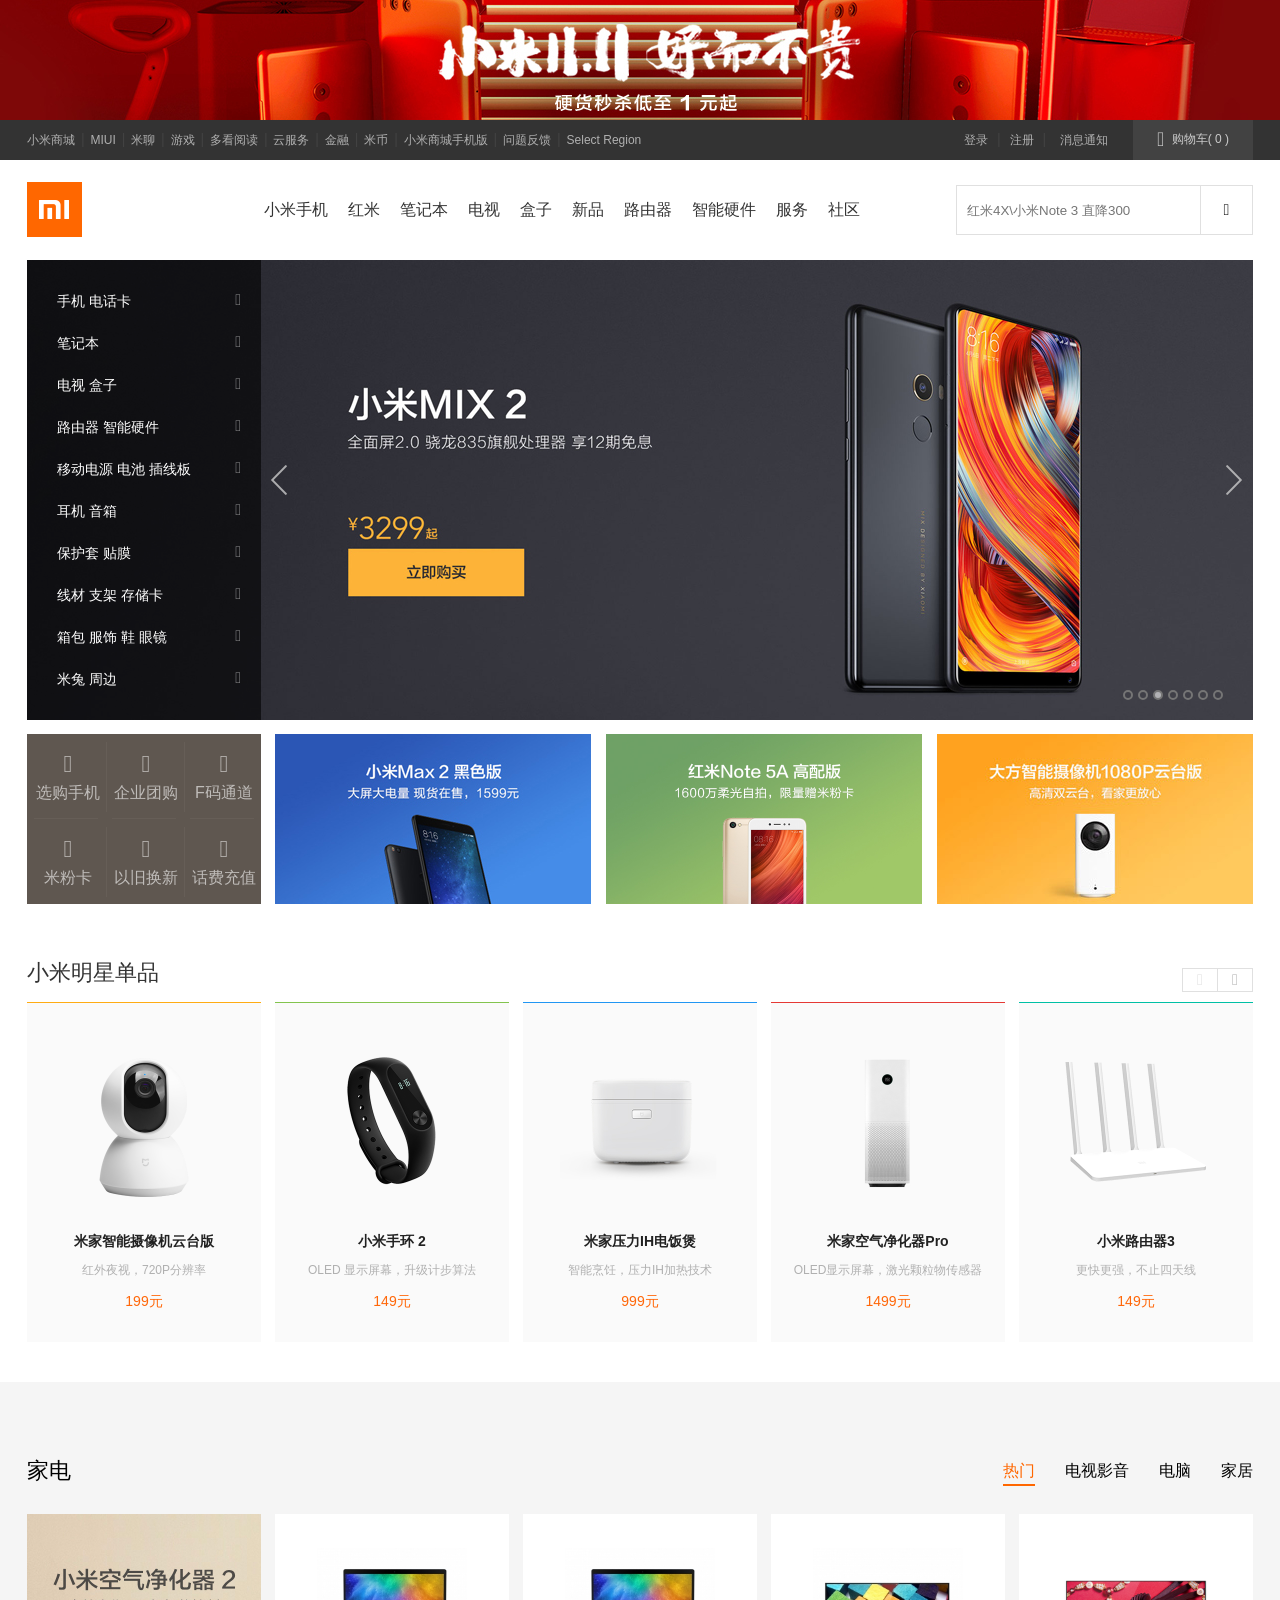
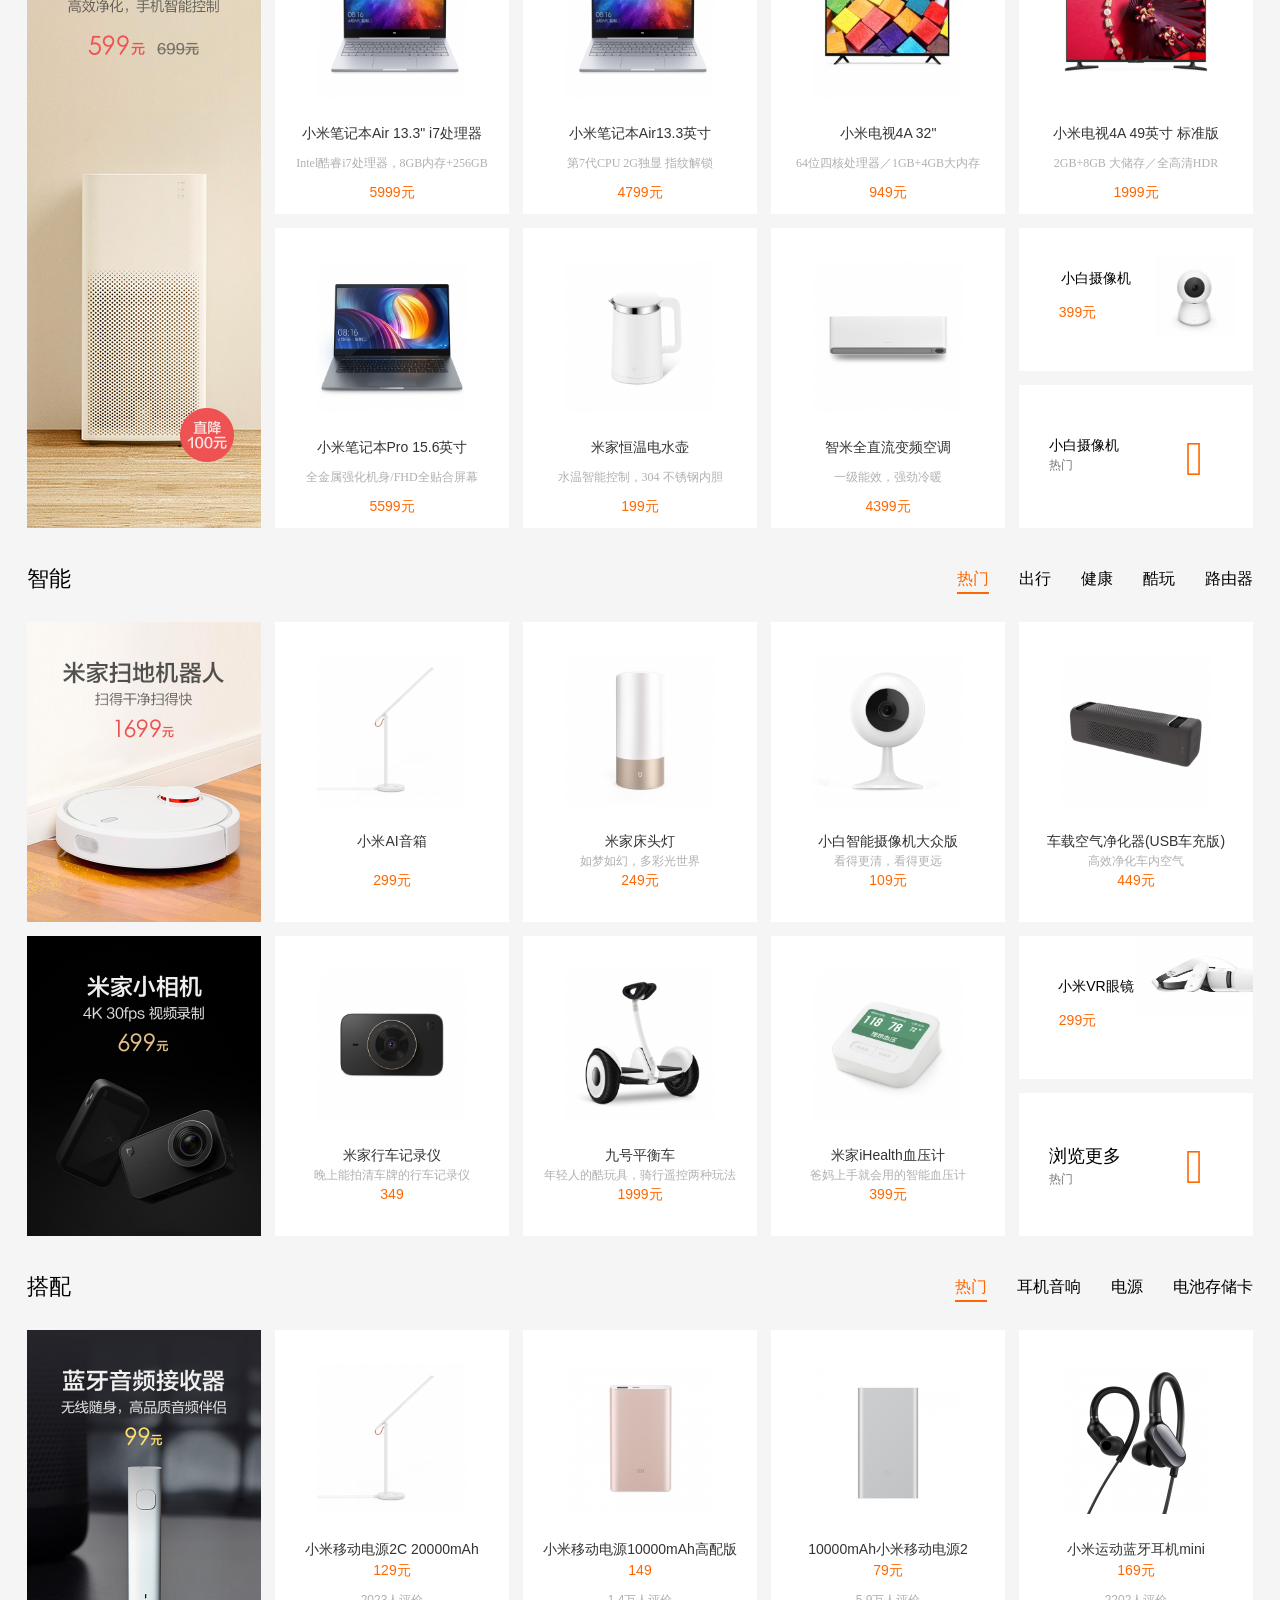
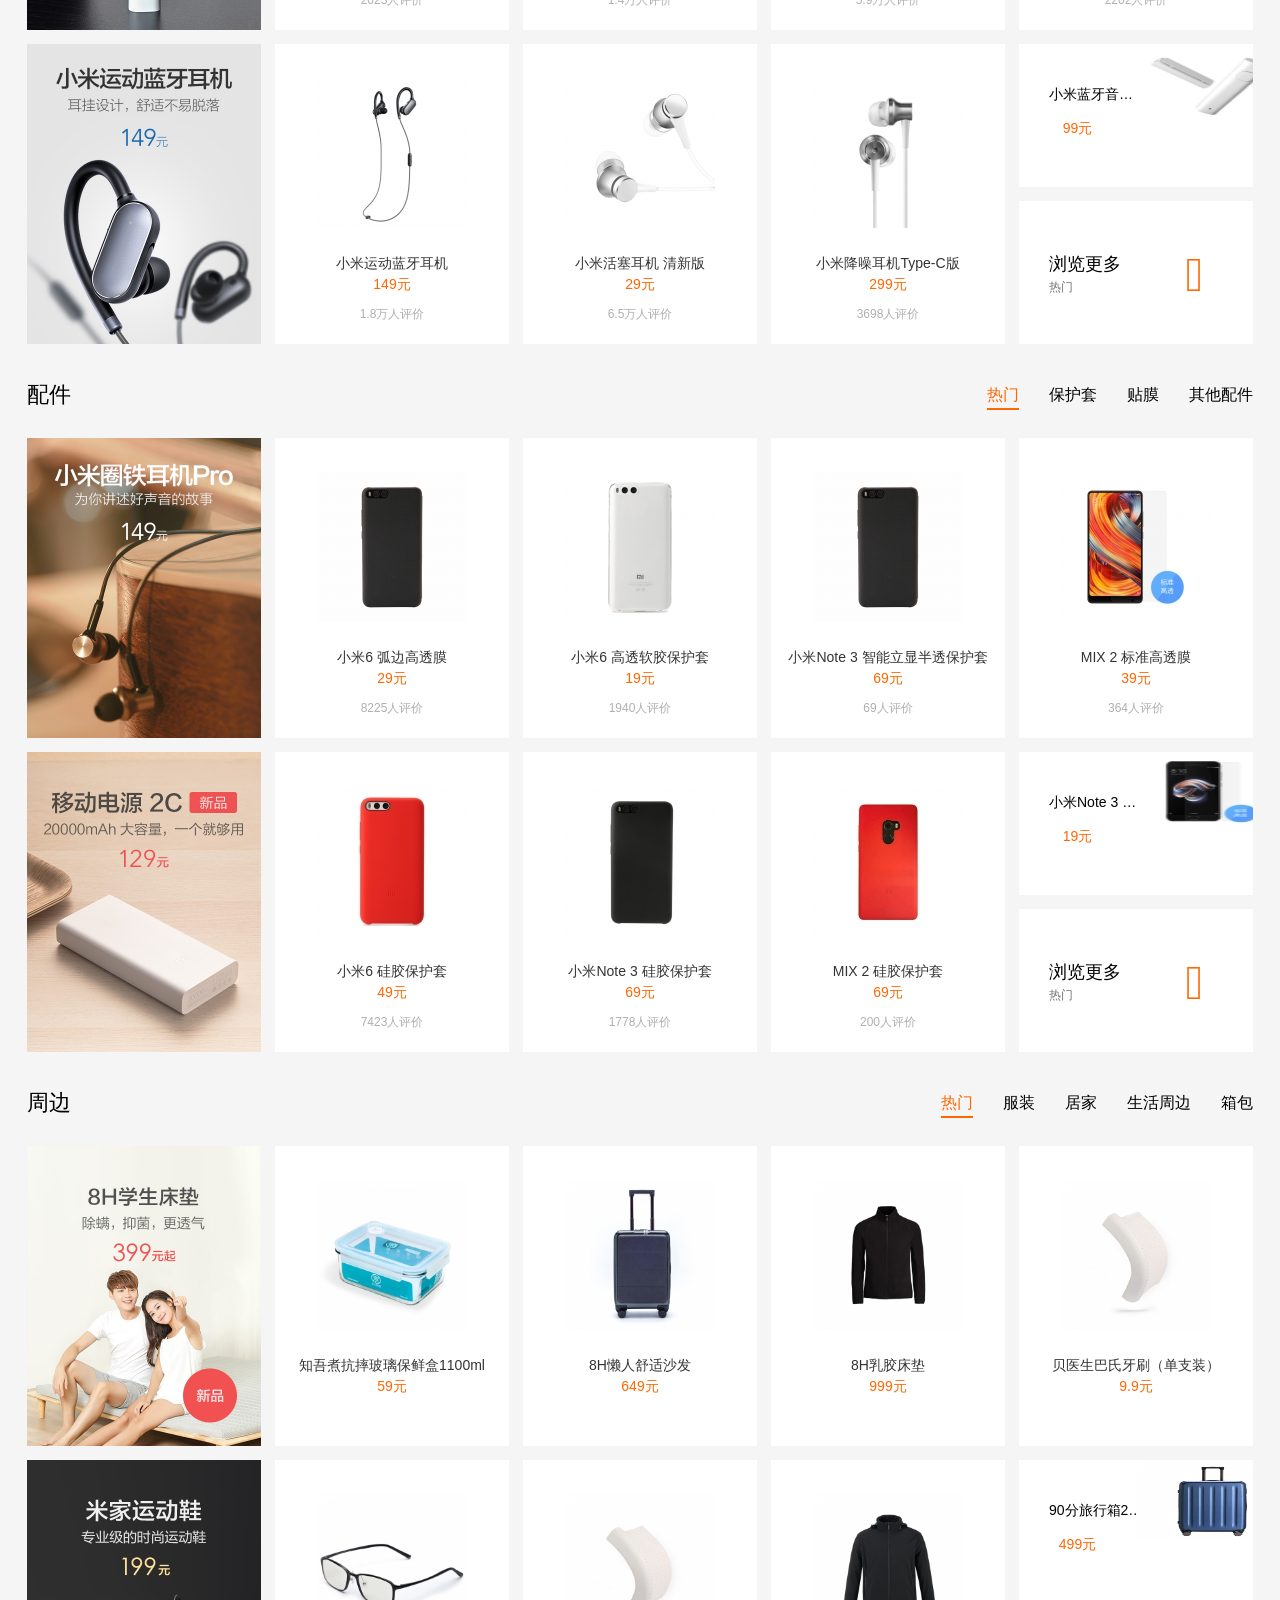
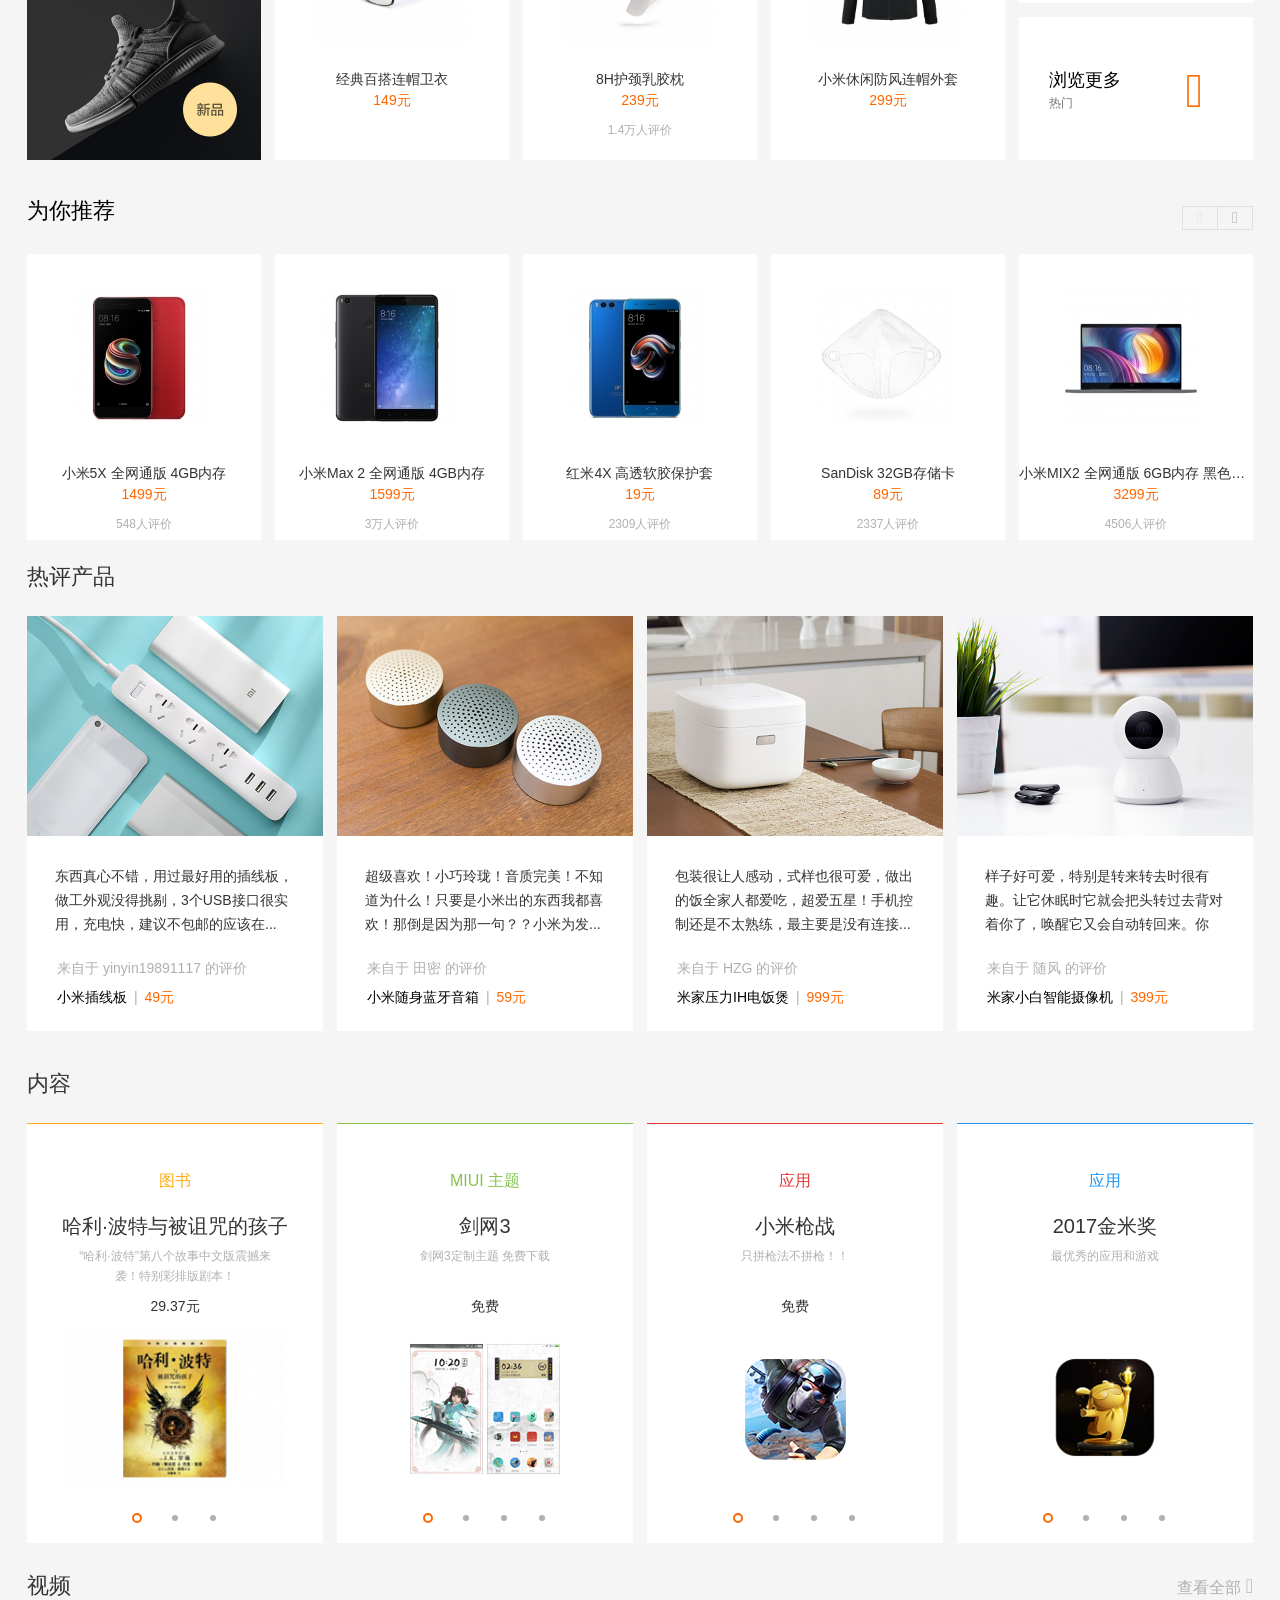
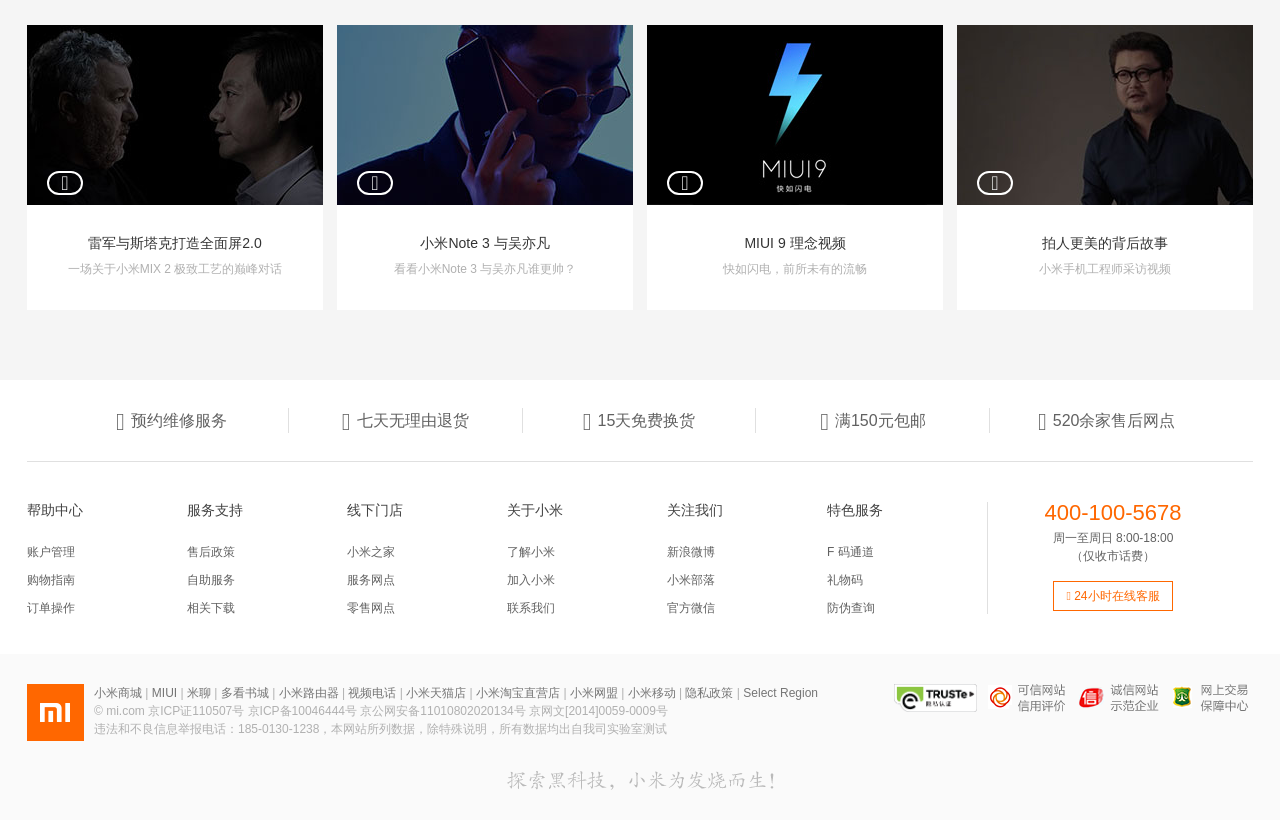
<file: GitHup/新建文件夹/xiaomi/index.html>
<!DOCTYPE html>
<html lang="en">
<head>
	<meta charset="UTF-8">
	<title>小米商城-小米MIX 2--小米官方网站</title>
	<link rel="stylesheet" href="https://at.alicdn.com/t/font_463012_iud7f7ztx4po80k9.css">
	<link rel="stylesheet" href="css/index.css">
	<link rel="shortcut icon" href="img/logoico.jpg" type="image/x-icon">
	<script src="js/jquery-3.2.1.js"></script>
	<script src="js/index.js"></script>
</head>
<body>
	<!-- nav_top -->
	<div class="nav_top">
		<a href=""></a>
	</div>

	<!-- nav -->
	<div class="nav">
		<div class="nav_content">
			<div class="nav_left">
				<a href="">小米商城</a>
				<span>|</span>
				<a href="">MIUI</a>
				<span>|</span>
				<a href="">米聊</a>
				<span>|</span>
				<a href="">游戏</a>
				<span>|</span>
				<a href="">多看阅读</a>
				<span>|</span>
				<a href="">云服务</a>
				<span>|</span>
				<a href="">金融</a>
				<span>|</span>
				<a href="">米币</a>
				<span>|</span>
				<a href="">小米商城手机版</a>
				<span>|</span>
				<a href="">问题反馈</a>
				<span>|</span>
				<a href="">Select Region</a>
			</div>
			<div class="nav_right">
				<div class="nav_right_r">
					<a href="">
						<div class="shopping">
							购物车中还没有商品，赶紧选购吧！
						</div>
						<i class="iconfont ">&#xe66b;</i>
						购物车(
						<span>0</span>
							)
					</a>
					
					
				</div>
				<div class="nav_right_l">
					<a href="">登录</a>
					<span>|</span>
					<a href="">注册</a>
					<span>|</span>
					<a href="">消息通知</a>
				</div>
			</div>
		</div>
	</div>

	<!-- nav_bottom -->
	<div class="nav_bottom">
		<div class="content">
			<div class="nav_b_logo">
				<a href=""></a>
			</div>
			<div class="nav_b_center">
				<ul>
					<li>
						<a href=""><span>小米手机</span></a>
						<div class="nc">
							<div class="container">
								<div class="item">
									<span class="new">新品</span>
									<a href=""><img src="img/mix2320-220.png" alt=""><span class="item-name">小米MIX 2</span></a>
									<span>3299起</span>
								</div>
								<div class="item">
									<span class="new">新品</span>
									<a href=""><img src="img/note2320x220.png" alt=""><span class="item-name">小米MIX 2</span></a>
									<span>3299起</span>
								</div>
								<div class="item">
									<span class="new">新品</span>
									<a href=""><img src="img/xm6-320.png" alt=""><span class="item-name">小米MIX 2</span></a>
									<span>3299起</span>
								</div>
								<div class="item">
									<span class="new">新品</span>
									<a href=""><img src="img/max2_toubu.png" alt=""><span class="item-name">小米MIX 2</span></a>
									<span>3299起</span>
								</div>
								<div class="item">
									<span class="new">新品</span>
									<a href=""><img src="img/5x-2.jpg" alt=""><span class="item-name">小米MIX 2</span></a>
									<span>3299起</span>
								</div>
							</div>

						</div>
					</li>
					<li><a href=""><span>红米</span></a>
						<div class="nc">
							<div class="container">
								<div class="item">
									<span class="new">新品</span>
									<a href=""><img src="img/mix2320-220.png" alt=""><span class="item-name">小米MIX 2</span></a>
									<span>3299起</span>
								</div>
													<div class="item">
									<span class="new">新品</span>
									<a href=""><img src="img/mix2320-220.png" alt=""><span class="item-name">小米MIX 2</span></a>
									<span>3299起</span>
								</div>
													<div class="item">
									<span class="new">新品</span>
									<a href=""><img src="img/mix2320-220.png" alt=""><span class="item-name">小米MIX 2</span></a>
									<span>3299起</span>
								</div>
													<div class="item">
									<span class="new">新品</span>
									<a href=""><img src="img/mix2320-220.png" alt=""><span class="item-name">小米MIX 2</span></a>
									<span>3299起</span>
								</div>
													<div class="item">
									<span class="new">新品</span>
									<a href=""><img src="img/mix2320-220.png" alt=""><span class="item-name">小米MIX 2</span></a>
									<span>3299起</span>
								</div>
							</div>					
						</div>
					</li>
					<li><a href=""><span>笔记本</span></a>
						<div class="nc">
							<div class="container">
								<div class="item">
									<span class="new">新品</span>
									<a href=""><img src="img/mix2320-220.png" alt=""><span class="item-name">小米MIX 2</span></a>
									<span>3299起</span>
								</div>
													<div class="item">
									<span class="new">新品</span>
									<a href=""><img src="img/mix2320-220.png" alt=""><span class="item-name">小米MIX 2</span></a>
									<span>3299起</span>
								</div>
													<div class="item">
									<span class="new">新品</span>
									<a href=""><img src="img/mix2320-220.png" alt=""><span class="item-name">小米MIX 2</span></a>
									<span>3299起</span>
								</div>
													<div class="item">
									<span class="new">新品</span>
									<a href=""><img src="img/mix2320-220.png" alt=""><span class="item-name">小米MIX 2</span></a>
									<span>3299起</span>
								</div>
													<div class="item">
									<span class="new">新品</span>
									<a href=""><img src="img/mix2320-220.png" alt=""><span class="item-name">小米MIX 2</span></a>
									<span>3299起</span>
								</div>
							</div>					
						</div>
					</li>
					<li><a href=""><span>电视</span></a>
						<div class="nc">
							<div class="container">
								<div class="item">
									<span class="new">新品</span>
									<a href=""><img src="img/mix2320-220.png" alt=""><span class="item-name">小米MIX 2</span></a>
									<span>3299起</span>
								</div>
													<div class="item">
									<span class="new">新品</span>
									<a href=""><img src="img/mix2320-220.png" alt=""><span class="item-name">小米MIX 2</span></a>
									<span>3299起</span>
								</div>
													<div class="item">
									<span class="new">新品</span>
									<a href=""><img src="img/mix2320-220.png" alt=""><span class="item-name">小米MIX 2</span></a>
									<span>3299起</span>
								</div>
													<div class="item">
									<span class="new">新品</span>
									<a href=""><img src="img/mix2320-220.png" alt=""><span class="item-name">小米MIX 2</span></a>
									<span>3299起</span>
								</div>
													<div class="item">
									<span class="new">新品</span>
									<a href=""><img src="img/mix2320-220.png" alt=""><span class="item-name">小米MIX 2</span></a>
									<span>3299起</span>
								</div>
							</div>					
						</div>
					</li>
					<li><a href=""><span>盒子</span></a>
						<div class="nc">
							<div class="container">
								<div class="item">
									<span class="new">新品</span>
									<a href=""><img src="img/mix2320-220.png" alt=""><span class="item-name">小米MIX 2</span></a>
									<span>3299起</span>
								</div>
													<div class="item">
									<span class="new">新品</span>
									<a href=""><img src="img/mix2320-220.png" alt=""><span class="item-name">小米MIX 2</span></a>
									<span>3299起</span>
								</div>
													<div class="item">
									<span class="new">新品</span>
									<a href=""><img src="img/mix2320-220.png" alt=""><span class="item-name">小米MIX 2</span></a>
									<span>3299起</span>
								</div>
													<div class="item">
									<span class="new">新品</span>
									<a href=""><img src="img/mix2320-220.png" alt=""><span class="item-name">小米MIX 2</span></a>
									<span>3299起</span>
								</div>
													<div class="item">
									<span class="new">新品</span>
									<a href=""><img src="img/mix2320-220.png" alt=""><span class="item-name">小米MIX 2</span></a>
									<span>3299起</span>
								</div>
							</div>					
						</div>
					</li>
					<li><a href=""><span>新品</span></a>
						<div class="nc">
							<div class="container">
								<div class="item">
									<span class="new">新品</span>
									<a href=""><img src="img/mix2320-220.png" alt=""><span class="item-name">小米MIX 2</span></a>
									<span>3299起</span>
								</div>
													<div class="item">
									<span class="new">新品</span>
									<a href=""><img src="img/mix2320-220.png" alt=""><span class="item-name">小米MIX 2</span></a>
									<span>3299起</span>
								</div>
													<div class="item">
									<span class="new">新品</span>
									<a href=""><img src="img/mix2320-220.png" alt=""><span class="item-name">小米MIX 2</span></a>
									<span>3299起</span>
								</div>
													<div class="item">
									<span class="new">新品</span>
									<a href=""><img src="img/mix2320-220.png" alt=""><span class="item-name">小米MIX 2</span></a>
									<span>3299起</span>
								</div>
													<div class="item">
									<span class="new">新品</span>
									<a href=""><img src="img/mix2320-220.png" alt=""><span class="item-name">小米MIX 2</span></a>
									<span>3299起</span>
								</div>
							</div>					
						</div>
					</li>
					<li><a href=""><span>路由器</span></a>
						<div class="nc">
							<div class="container">
								<div class="item">
									<span class="new">新品</span>
									<a href=""><img src="img/mix2320-220.png" alt=""><span class="item-name">小米MIX 2</span></a>
									<span>3299起</span>
								</div>
													<div class="item">
									<span class="new">新品</span>
									<a href=""><img src="img/mix2320-220.png" alt=""><span class="item-name">小米MIX 2</span></a>
									<span>3299起</span>
								</div>
													<div class="item">
									<span class="new">新品</span>
									<a href=""><img src="img/mix2320-220.png" alt=""><span class="item-name">小米MIX 2</span></a>
									<span>3299起</span>
								</div>
													<div class="item">
									<span class="new">新品</span>
									<a href=""><img src="img/mix2320-220.png" alt=""><span class="item-name">小米MIX 2</span></a>
									<span>3299起</span>
								</div>
													<div class="item">
									<span class="new">新品</span>
									<a href=""><img src="img/mix2320-220.png" alt=""><span class="item-name">小米MIX 2</span></a>
									<span>3299起</span>
								</div>
							</div>					
						</div>
					</li>
					<li><a href=""><span>智能硬件</span></a>
						<div class="nc">
							<div class="container">
								<div class="item">
									<span class="new">新品</span>
									<a href=""><img src="img/mix2320-220.png" alt=""><span class="item-name">小米MIX 2</span></a>
									<span>3299起</span>
								</div>
													<div class="item">
									<span class="new">新品</span>
									<a href=""><img src="img/mix2320-220.png" alt=""><span class="item-name">小米MIX 2</span></a>
									<span>3299起</span>
								</div>
													<div class="item">
									<span class="new">新品</span>
									<a href=""><img src="img/mix2320-220.png" alt=""><span class="item-name">小米MIX 2</span></a>
									<span>3299起</span>
								</div>
													<div class="item">
									<span class="new">新品</span>
									<a href=""><img src="img/mix2320-220.png" alt=""><span class="item-name">小米MIX 2</span></a>
									<span>3299起</span>
								</div>
													<div class="item">
									<span class="new">新品</span>
									<a href=""><img src="img/mix2320-220.png" alt=""><span class="item-name">小米MIX 2</span></a>
									<span>3299起</span>
								</div>
							</div>					
						</div>
					</li>
					<li><a href=""><span>服务</span></a></li>
					<li><a href=""><span>社区</span></a></li>
				</ul>

			</div>
			<div class="nav_b_right">
				<input type="text" placeholder="红米4X\小米Note 3 直降300">
				<input type="button" value="&#xe600;" class="iconfont">
			</div>
		</div>
	</div>

	<!-- banner轮播图 -->
	<div class="banner flow">
		<div class="banner_content">
			<ul>
				<li class="bannerImg imgActive">
					<a href="">
						<img src="img/loading.gif" attr="img/banner.jpg" alt="">
					</a>
				</li>
				<li class="bannerImg">
					<a href="">
						<img src="img/loading.gif" attr="img/banner1.jpg" alt="">
					</a>
				</li>
				<li class="bannerImg">
					<a href="">
						<img src="img/loading.gif" attr="img/banner2.jpg" alt="">
					</a>
				</li>
				<li class="bannerImg">
					<a href="">
						<img src="img/loading.gif" attr="img/banner3.jpg" alt="">
					</a>
				</li>
				<li class="bannerImg">
					<a href="">
						<img src="img/loading.gif" attr="img/banner4.jpg" alt="">
					</a>
				</li>
				<li class="bannerImg">
					<a href="">
						<img src="img/loading.gif" attr="img/banner5.jpg" alt="">
					</a>
				</li>
				<li class="bannerImg">
					<a href="">
						<img src="img/loading.gif" attr="img/banner6.jpg" alt="">
					</a>
				</li>
			</ul>
			<div class="banner_btn_left"></div>
			<div class="banner_btn_right"></div>
			<ul class="banner_dot">
				<li class="active"></li>
				<li></li>
				<li></li>
				<li></li>
				<li></li>
				<li></li>
				<li></li>
			</ul>
		</div>
		<div class="banner_left_side">
			<ul>
				<li class="wy_nav">
					<a href="">手机 电话卡<i class="iconfont">&#xe616;</i></a>
					<div class="wy">
						<ul>
							<li>
								<a href="">
									<img src="img/loading.gif" attr="img/ban_ce.png" alt="">
									<span>小米Note 3</span>
								</a>
								<a href="">选购</a>
							</li>
							<li>
								<a href="">
									<img src="img/loading.gif" attr="img/ban_ce1.png" alt="">
									<span>小米MIX 2</span>
								</a>
								<a href="">选购</a>
							</li>
							<li>
								<a href="">
									<img src="img/loading.gif" attr="img/ban_ce2.png" alt="">
									<span>小米6</span>
								</a>
								<a href="">选购</a>
							</li>
							<li>
								<a href="">
									<img src="img/loading.gif" attr="img/ban_ce3.png" alt="">
									<span>小米5X</span>
								</a>
								<a href="">选购</a>
							</li>
							<li>
								<a href="">
									<img src="img/loading.gif" attr="img/ban_ce4.jpg" alt="">
									<span>小米Max 2</span>
								</a>
								<a href="">选购</a>
							</li>
							<li>
								<a href="">
									<img src="img/loading.gif" attr="img/ban_ce5.png" alt="">
									<span>小米手机5c</span>
								</a>
								<a href="">选购</a>
							</li>
						</ul>
						<ul>
							<li>
								<a href="">
									<img src="img/loading.gif" attr="img/xmNOTE2-80.jpg" alt="">
									<span>小米Note 2</span>
								</a>
								<a href="">选购</a>
							</li>
							<li>
								<a href="">
									<img src="img/loading.gif" attr="img/xm5S-80.jpg" alt="">
									<span>小米5s</span>
								</a>
								<a href="">选购</a>
							</li>
							<li>
								<a href="">
									<img src="img/loading.gif" attr="img/xm5S-plus-80.jpg" alt="">
									<span>小米5sPlus</span>
								</a>
								<a href="">选购</a>
							</li>
							<li>
								<a href="">
									<img src="img/loading.gif" attr="img/80-5a.png" alt="">
									<span>红米5A</span>
								</a>
								<a href="">选购</a>
							</li>
							<li>
								<a href="">
									<img src="img/loading.gif" attr="img/805a.png" alt="">
									<span>红米Note 5A</span>
								</a>
								<a href="">选购</a>
							</li>
							<li>
								<a href="">
									<img src="img/loading.gif" attr="img/hmn4x80.png" alt="">
									<span>红米Note 4X</span>
								</a>
								<a href="">选购</a>
							</li>
						</ul>
						<ul>
							<li>
								<a href="">
									<img src="img/loading.gif" attr="img/ban_ce.png" alt="">
									<span>小米Note 3</span>
								</a>
								<a href="">选购</a>
							</li>
							<li>
								<a href="">
									<img src="img/loading.gif" attr="img/ban_ce1.png" alt="">
									<span>小米MIX 2</span>
								</a>
								<a href="">选购</a>
							</li>
							<li>
								<a href="">
									<img src="img/loading.gif" attr="img/ban_ce2.png" alt="">
									<span>小米6</span>
								</a>
								<a href="">选购</a>
							</li>
							<li>
								<a href="">
									<img src="img/loading.gif" attr="img/ban_ce3.png" alt="">
									<span>小米5X</span>
								</a>
								<a href="">选购</a>
							</li>
							<li>
								<a href="">
									<img src="img/loading.gif" attr="img/ban_ce4.jpg" alt="">
									<span>小米Max 2</span>
								</a>
								<a href="">选购</a>
							</li>
							<li>
								<a href="">
									<img src="img/loading.gif" attr="img/ban_ce5.png" alt="">
									<span>小米手机5c</span>
								</a>
								<a href="">选购</a>
							</li>
						</ul>
					</div>
				</li>
				<li class="wy_nav">
					<a href="">笔记本<i class="iconfont">&#xe616;</i></a>
					<div class="wy">
						<ul>
							<li>
								<a href="">
									<img src="img/loading.gif" attr="img/ban_ce.png" alt="">
									<span>小米Note 3</span>
								</a>
								<a href="">选购</a>
							</li>
							<li>
								<a href="">
									<img src="img/loading.gif" attr="img/ban_ce1.png" alt="">
									<span>小米MIX 2</span>
								</a>
								<a href="">选购</a>
							</li>
							<li>
								<a href="">
									<img src="img/loading.gif" attr="img/ban_ce2.png" alt="">
									<span>小米6</span>
								</a>
								<a href="">选购</a>
							</li>
							<li>
								<a href="">
									<img src="img/loading.gif" attr="img/ban_ce3.png" alt="">
									<span>小米5X</span>
								</a>
								<a href="">选购</a>
							</li>
							<li>
								<a href="">
									<img src="img/loading.gif" attr="img/ban_ce4.jpg" alt="">
									<span>小米Max 2</span>
								</a>
								<a href="">选购</a>
							</li>
							<li>
								<a href="">
									<img src="img/loading.gif" attr="img/ban_ce5.png" alt="">
									<span>小米手机5c</span>
								</a>
								<a href="">选购</a>
							</li>
						</ul>
						<ul>
							<li>
								<a href="">
									<img src="img/loading.gif" attr="img/ban_ce.png" alt="">
									<span>小米Note 3</span>
								</a>
								<a href="">选购</a>
							</li>
							<li>
								<a href="">
									<img src="img/loading.gif" attr="img/ban_ce1.png" alt="">
									<span>小米MIX 2</span>
								</a>
								<a href="">选购</a>
							</li>
							<li>
								<a href="">
									<img src="img/loading.gif" attr="img/ban_ce2.png" alt="">
									<span>小米6</span>
								</a>
								<a href="">选购</a>
							</li>
							<li>
								<a href="">
									<img src="img/loading.gif" attr="img/ban_ce3.png" alt="">
									<span>小米5X</span>
								</a>
								<a href="">选购</a>
							</li>
							<li>
								<a href="">
									<img src="img/loading.gif" attr="img/ban_ce4.jpg" alt="">
									<span>小米Max 2</span>
								</a>
								<a href="">选购</a>
							</li>
							<li>
								<a href="">
									<img src="img/loading.gif" attr="img/ban_ce5.png" alt="">
									<span>小米手机5c</span>
								</a>
								<a href="">选购</a>
							</li>
						</ul>
						<ul>
							<li>
								<a href="">
									<img src="img/loading.gif" attr="img/ban_ce.png" alt="">
									<span>小米Note 3</span>
								</a>
								<a href="">选购</a>
							</li>
							<li>
								<a href="">
									<img src="img/loading.gif" attr="img/ban_ce1.png" alt="">
									<span>小米MIX 2</span>
								</a>
								<a href="">选购</a>
							</li>
							<li>
								<a href="">
									<img src="img/loading.gif" attr="img/ban_ce2.png" alt="">
									<span>小米6</span>
								</a>
								<a href="">选购</a>
							</li>
							<li>
								<a href="">
									<img src="img/loading.gif" attr="img/ban_ce3.png" alt="">
									<span>小米5X</span>
								</a>
								<a href="">选购</a>
							</li>
							<li>
								<a href="">
									<img src="img/loading.gif" attr="img/ban_ce4.jpg" alt="">
									<span>小米Max 2</span>
								</a>
								<a href="">选购</a>
							</li>
							<li>
								<a href="">
									<img src="img/loading.gif" attr="img/ban_ce5.png" alt="">
									<span>小米手机5c</span>
								</a>
								<a href="">选购</a>
							</li>
						</ul>
					</div>
				</li>
				<li class="wy_nav">
					<a href="">电视 盒子<i class="iconfont">&#xe616;</i></a>
					<div class="wy">
						<ul>
							<li>
								<a href="">
									<img src="img/loading.gif" attr="img/ban_ce.png" alt="">
									<span>小米Note 3</span>
								</a>
								<a href="">选购</a>
							</li>
							<li>
								<a href="">
									<img src="img/loading.gif" attr="img/ban_ce1.png" alt="">
									<span>小米MIX 2</span>
								</a>
								<a href="">选购</a>
							</li>
							<li>
								<a href="">
									<img src="img/loading.gif" attr="img/ban_ce2.png" alt="">
									<span>小米6</span>
								</a>
								<a href="">选购</a>
							</li>
							<li>
								<a href="">
									<img src="img/loading.gif" attr="img/ban_ce3.png" alt="">
									<span>小米5X</span>
								</a>
								<a href="">选购</a>
							</li>
							<li>
								<a href="">
									<img src="img/loading.gif" attr="img/ban_ce4.jpg" alt="">
									<span>小米Max 2</span>
								</a>
								<a href="">选购</a>
							</li>
							<li>
								<a href="">
									<img src="img/loading.gif" attr="img/ban_ce5.png" alt="">
									<span>小米手机5c</span>
								</a>
								<a href="">选购</a>
							</li>
						</ul>
						<ul>
							<li>
								<a href="">
									<img src="img/loading.gif" attr="img/ban_ce.png" alt="">
									<span>小米Note 3</span>
								</a>
								<a href="">选购</a>
							</li>
							<li>
								<a href="">
									<img src="img/loading.gif" attr="img/ban_ce1.png" alt="">
									<span>小米MIX 2</span>
								</a>
								<a href="">选购</a>
							</li>
							<li>
								<a href="">
									<img src="img/loading.gif" attr="img/ban_ce2.png" alt="">
									<span>小米6</span>
								</a>
								<a href="">选购</a>
							</li>
							<li>
								<a href="">
									<img src="img/loading.gif" attr="img/ban_ce3.png" alt="">
									<span>小米5X</span>
								</a>
								<a href="">选购</a>
							</li>
							<li>
								<a href="">
									<img src="img/loading.gif" attr="img/ban_ce4.jpg" alt="">
									<span>小米Max 2</span>
								</a>
								<a href="">选购</a>
							</li>
							<li>
								<a href="">
									<img src="img/loading.gif" attr="img/ban_ce5.png" alt="">
									<span>小米手机5c</span>
								</a>
								<a href="">选购</a>
							</li>
						</ul>
						<ul>
							<li>
								<a href="">
									<img src="img/loading.gif" attr="img/ban_ce.png" alt="">
									<span>小米Note 3</span>
								</a>
								<a href="">选购</a>
							</li>
							<li>
								<a href="">
									<img src="img/loading.gif" attr="img/ban_ce1.png" alt="">
									<span>小米MIX 2</span>
								</a>
								<a href="">选购</a>
							</li>
							<li>
								<a href="">
									<img src="img/loading.gif" attr="img/ban_ce2.png" alt="">
									<span>小米6</span>
								</a>
								<a href="">选购</a>
							</li>
							<li>
								<a href="">
									<img src="img/loading.gif" attr="img/ban_ce3.png" alt="">
									<span>小米5X</span>
								</a>
								<a href="">选购</a>
							</li>
							<li>
								<a href="">
									<img src="img/loading.gif" attr="img/ban_ce4.jpg" alt="">
									<span>小米Max 2</span>
								</a>
								<a href="">选购</a>
							</li>
							<li>
								<a href="">
									<img src="img/loading.gif" attr="img/ban_ce5.png" alt="">
									<span>小米手机5c</span>
								</a>
								<a href="">选购</a>
							</li>
						</ul>
					</div>
				</li>
				<li class="wy_nav">
					<a href="">路由器 智能硬件<i class="iconfont">&#xe616;</i></a>
					<div class="wy">
						<ul>
							<li>
								<a href="">
									<img src="img/loading.gif" attr="img/ban_ce.png" alt="">
									<span>小米Note 3</span>
								</a>
								<a href="">选购</a>
							</li>
							<li>
								<a href="">
									<img src="img/loading.gif" attr="img/ban_ce1.png" alt="">
									<span>小米MIX 2</span>
								</a>
								<a href="">选购</a>
							</li>
							<li>
								<a href="">
									<img src="img/loading.gif" attr="img/ban_ce2.png" alt="">
									<span>小米6</span>
								</a>
								<a href="">选购</a>
							</li>
							<li>
								<a href="">
									<img src="img/loading.gif" attr="img/ban_ce3.png" alt="">
									<span>小米5X</span>
								</a>
								<a href="">选购</a>
							</li>
							<li>
								<a href="">
									<img src="img/loading.gif" attr="img/ban_ce4.jpg" alt="">
									<span>小米Max 2</span>
								</a>
								<a href="">选购</a>
							</li>
							<li>
								<a href="">
									<img src="img/loading.gif" attr="img/ban_ce5.png" alt="">
									<span>小米手机5c</span>
								</a>
								<a href="">选购</a>
							</li>
						</ul>
						<ul>
							<li>
								<a href="">
									<img src="img/loading.gif" attr="img/ban_ce.png" alt="">
									<span>小米Note 3</span>
								</a>
								<a href="">选购</a>
							</li>
							<li>
								<a href="">
									<img src="img/loading.gif" attr="img/ban_ce1.png" alt="">
									<span>小米MIX 2</span>
								</a>
								<a href="">选购</a>
							</li>
							<li>
								<a href="">
									<img src="img/loading.gif" attr="img/ban_ce2.png" alt="">
									<span>小米6</span>
								</a>
								<a href="">选购</a>
							</li>
							<li>
								<a href="">
									<img src="img/loading.gif" attr="img/ban_ce3.png" alt="">
									<span>小米5X</span>
								</a>
								<a href="">选购</a>
							</li>
							<li>
								<a href="">
									<img src="img/loading.gif" attr="img/ban_ce4.jpg" alt="">
									<span>小米Max 2</span>
								</a>
								<a href="">选购</a>
							</li>
							<li>
								<a href="">
									<img src="img/loading.gif" attr="img/ban_ce5.png" alt="">
									<span>小米手机5c</span>
								</a>
								<a href="">选购</a>
							</li>
						</ul>
<!-- 						<ul>
							<li>
								<a href="">
									<img src="img/loading.gif" attr="img/ban_ce.png" alt="">
									<span>小米Note 3</span>
								</a>
								<a href="">选购</a>
							</li>
							<li>
								<a href="">
									<img src="img/loading.gif" attr="img/ban_ce1.png" alt="">
									<span>小米MIX 2</span>
								</a>
								<a href="">选购</a>
							</li>
							<li>
								<a href="">
									<img src="img/loading.gif" attr="img/ban_ce2.png" alt="">
									<span>小米6</span>
								</a>
								<a href="">选购</a>
							</li>
							<li>
								<a href="">
									<img src="img/loading.gif" attr="img/ban_ce3.png" alt="">
									<span>小米5X</span>
								</a>
								<a href="">选购</a>
							</li>
							<li>
								<a href="">
									<img src="img/loading.gif" attr="img/ban_ce4.jpg" alt="">
									<span>小米Max 2</span>
								</a>
								<a href="">选购</a>
							</li>
							<li>
								<a href="">
									<img src="img/loading.gif" attr="img/ban_ce5.png" alt="">
									<span>小米手机5c</span>
								</a>
								<a href="">选购</a>
							</li>
						</ul> -->
					</div>
				</li>
				<li class="wy_nav">
					<a href="">移动电源 电池 插线板<i class="iconfont">&#xe616;</i></a>
					<div class="wy">
						<ul>
							<li>
								<a href="">
									<img src="img/loading.gif" attr="img/ban_ce.png" alt="">
									<span>小米Note 3</span>
								</a>
								<a href="">选购</a>
							</li>
							<li>
								<a href="">
									<img src="img/loading.gif" attr="img/ban_ce1.png" alt="">
									<span>小米MIX 2</span>
								</a>
								<a href="">选购</a>
							</li>
							<li>
								<a href="">
									<img src="img/loading.gif" attr="img/ban_ce2.png" alt="">
									<span>小米6</span>
								</a>
								<a href="">选购</a>
							</li>
							<li>
								<a href="">
									<img src="img/loading.gif" attr="img/ban_ce3.png" alt="">
									<span>小米5X</span>
								</a>
								<a href="">选购</a>
							</li>
							<li>
								<a href="">
									<img src="img/loading.gif" attr="img/ban_ce4.jpg" alt="">
									<span>小米Max 2</span>
								</a>
								<a href="">选购</a>
							</li>
							<li>
								<a href="">
									<img src="img/loading.gif" attr="img/ban_ce5.png" alt="">
									<span>小米手机5c</span>
								</a>
								<a href="">选购</a>
							</li>
						</ul>
						<ul>
							<li>
								<a href="">
									<img src="img/loading.gif" attr="img/ban_ce.png" alt="">
									<span>小米Note 3</span>
								</a>
								<a href="">选购</a>
							</li>
							<li>
								<a href="">
									<img src="img/loading.gif" attr="img/ban_ce1.png" alt="">
									<span>小米MIX 2</span>
								</a>
								<a href="">选购</a>
							</li>
							<li>
								<a href="">
									<img src="img/loading.gif" attr="img/ban_ce2.png" alt="">
									<span>小米6</span>
								</a>
								<a href="">选购</a>
							</li>
							<li>
								<a href="">
									<img src="img/loading.gif" attr="img/ban_ce3.png" alt="">
									<span>小米5X</span>
								</a>
								<a href="">选购</a>
							</li>
							<li>
								<a href="">
									<img src="img/loading.gif" attr="img/ban_ce4.jpg" alt="">
									<span>小米Max 2</span>
								</a>
								<a href="">选购</a>
							</li>
							<li>
								<a href="">
									<img src="img/loading.gif" attr="img/ban_ce5.png" alt="">
									<span>小米手机5c</span>
								</a>
								<a href="">选购</a>
							</li>
						</ul>
						<ul>
							<li>
								<a href="">
									<img src="img/loading.gif" attr="img/ban_ce.png" alt="">
									<span>小米Note 3</span>
								</a>
								<a href="">选购</a>
							</li>
							<li>
								<a href="">
									<img src="img/loading.gif" attr="img/ban_ce1.png" alt="">
									<span>小米MIX 2</span>
								</a>
								<a href="">选购</a>
							</li>
							<li>
								<a href="">
									<img src="img/loading.gif" attr="img/ban_ce2.png" alt="">
									<span>小米6</span>
								</a>
								<a href="">选购</a>
							</li>
							<li>
								<a href="">
									<img src="img/loading.gif" attr="img/ban_ce3.png" alt="">
									<span>小米5X</span>
								</a>
								<a href="">选购</a>
							</li>
							<li>
								<a href="">
									<img src="img/loading.gif" attr="img/ban_ce4.jpg" alt="">
									<span>小米Max 2</span>
								</a>
								<a href="">选购</a>
							</li>
							<li>
								<a href="">
									<img src="img/loading.gif" attr="img/ban_ce5.png" alt="">
									<span>小米手机5c</span>
								</a>
								<a href="">选购</a>
							</li>
						</ul>
					</div>
				</li>
				<li class="wy_nav">
					<a href="">耳机 音箱<i class="iconfont">&#xe616;</i></a>
					<div class="wy">
						<ul>
							<li>
								<a href="">
									<img src="img/loading.gif" attr="img/ban_ce.png" alt="">
									<span>小米Note 3</span>
								</a>
								<a href="">选购</a>
							</li>
							<li>
								<a href="">
									<img src="img/loading.gif" attr="img/ban_ce1.png" alt="">
									<span>小米MIX 2</span>
								</a>
								<a href="">选购</a>
							</li>
							<li>
								<a href="">
									<img src="img/loading.gif" attr="img/ban_ce2.png" alt="">
									<span>小米6</span>
								</a>
								<a href="">选购</a>
							</li>
							<li>
								<a href="">
									<img src="img/loading.gif" attr="img/ban_ce3.png" alt="">
									<span>小米5X</span>
								</a>
								<a href="">选购</a>
							</li>
							<li>
								<a href="">
									<img src="img/loading.gif" attr="img/ban_ce4.jpg" alt="">
									<span>小米Max 2</span>
								</a>
								<a href="">选购</a>
							</li>
							<li>
								<a href="">
									<img src="img/loading.gif" attr="img/ban_ce5.png" alt="">
									<span>小米手机5c</span>
								</a>
								<a href="">选购</a>
							</li>
						</ul>
						<ul>
							<li>
								<a href="">
									<img src="img/loading.gif" attr="img/ban_ce.png" alt="">
									<span>小米Note 3</span>
								</a>
								<a href="">选购</a>
							</li>
							<li>
								<a href="">
									<img src="img/loading.gif" attr="img/ban_ce1.png" alt="">
									<span>小米MIX 2</span>
								</a>
								<a href="">选购</a>
							</li>
							<li>
								<a href="">
									<img src="img/loading.gif" attr="img/ban_ce2.png" alt="">
									<span>小米6</span>
								</a>
								<a href="">选购</a>
							</li>
							<li>
								<a href="">
									<img src="img/loading.gif" attr="img/ban_ce3.png" alt="">
									<span>小米5X</span>
								</a>
								<a href="">选购</a>
							</li>
							<li>
								<a href="">
									<img src="img/loading.gif" attr="img/ban_ce4.jpg" alt="">
									<span>小米Max 2</span>
								</a>
								<a href="">选购</a>
							</li>
							<li>
								<a href="">
									<img src="img/loading.gif" attr="img/ban_ce5.png" alt="">
									<span>小米手机5c</span>
								</a>
								<a href="">选购</a>
							</li>
						</ul>
						<ul>
							<li>
								<a href="">
									<img src="img/loading.gif" attr="img/ban_ce.png" alt="">
									<span>小米Note 3</span>
								</a>
								<a href="">选购</a>
							</li>
							<li>
								<a href="">
									<img src="img/loading.gif" attr="img/ban_ce1.png" alt="">
									<span>小米MIX 2</span>
								</a>
								<a href="">选购</a>
							</li>
							<li>
								<a href="">
									<img src="img/loading.gif" attr="img/ban_ce2.png" alt="">
									<span>小米6</span>
								</a>
								<a href="">选购</a>
							</li>
							<li>
								<a href="">
									<img src="img/loading.gif" attr="img/ban_ce3.png" alt="">
									<span>小米5X</span>
								</a>
								<a href="">选购</a>
							</li>
							<li>
								<a href="">
									<img src="img/loading.gif" attr="img/ban_ce4.jpg" alt="">
									<span>小米Max 2</span>
								</a>
								<a href="">选购</a>
							</li>
							<li>
								<a href="">
									<img src="img/loading.gif" attr="img/ban_ce5.png" alt="">
									<span>小米手机5c</span>
								</a>
								<a href="">选购</a>
							</li>
						</ul>
					</div>
				</li>
				<li class="wy_nav">
					<a href="">保护套 贴膜<i class="iconfont">&#xe616;</i></a>
					<div class="wy">
						<ul>
							<li>
								<a href="">
									<img src="img/loading.gif" attr="img/ban_ce.png" alt="">
									<span>小米Note 3</span>
								</a>
								<a href="">选购</a>
							</li>
							<li>
								<a href="">
									<img src="img/loading.gif" attr="img/ban_ce1.png" alt="">
									<span>小米MIX 2</span>
								</a>
								<a href="">选购</a>
							</li>
							<li>
								<a href="">
									<img src="img/loading.gif" attr="img/ban_ce2.png" alt="">
									<span>小米6</span>
								</a>
								<a href="">选购</a>
							</li>
							<li>
								<a href="">
									<img src="img/loading.gif" attr="img/ban_ce3.png" alt="">
									<span>小米5X</span>
								</a>
								<a href="">选购</a>
							</li>
							<li>
								<a href="">
									<img src="img/loading.gif" attr="img/ban_ce4.jpg" alt="">
									<span>小米Max 2</span>
								</a>
								<a href="">选购</a>
							</li>
							<li>
								<a href="">
									<img src="img/loading.gif" attr="img/ban_ce5.png" alt="">
									<span>小米手机5c</span>
								</a>
								<a href="">选购</a>
							</li>
						</ul>
						<ul>
							<li>
								<a href="">
									<img src="img/loading.gif" attr="img/ban_ce.png" alt="">
									<span>小米Note 3</span>
								</a>
								<a href="">选购</a>
							</li>
							<li>
								<a href="">
									<img src="img/loading.gif" attr="img/ban_ce1.png" alt="">
									<span>小米MIX 2</span>
								</a>
								<a href="">选购</a>
							</li>
							<li>
								<a href="">
									<img src="img/loading.gif" attr="img/ban_ce2.png" alt="">
									<span>小米6</span>
								</a>
								<a href="">选购</a>
							</li>
							<li>
								<a href="">
									<img src="img/loading.gif" attr="img/ban_ce3.png" alt="">
									<span>小米5X</span>
								</a>
								<a href="">选购</a>
							</li>
							<li>
								<a href="">
									<img src="img/loading.gif" attr="img/ban_ce4.jpg" alt="">
									<span>小米Max 2</span>
								</a>
								<a href="">选购</a>
							</li>
							<li>
								<a href="">
									<img src="img/loading.gif" attr="img/ban_ce5.png" alt="">
									<span>小米手机5c</span>
								</a>
								<a href="">选购</a>
							</li>
						</ul>
						<ul>
							<li>
								<a href="">
									<img src="img/loading.gif" attr="img/ban_ce.png" alt="">
									<span>小米Note 3</span>
								</a>
								<a href="">选购</a>
							</li>
							<li>
								<a href="">
									<img src="img/loading.gif" attr="img/ban_ce1.png" alt="">
									<span>小米MIX 2</span>
								</a>
								<a href="">选购</a>
							</li>
							<li>
								<a href="">
									<img src="img/loading.gif" attr="img/ban_ce2.png" alt="">
									<span>小米6</span>
								</a>
								<a href="">选购</a>
							</li>
							<li>
								<a href="">
									<img src="img/loading.gif" attr="img/ban_ce3.png" alt="">
									<span>小米5X</span>
								</a>
								<a href="">选购</a>
							</li>
							<li>
								<a href="">
									<img src="img/loading.gif" attr="img/ban_ce4.jpg" alt="">
									<span>小米Max 2</span>
								</a>
								<a href="">选购</a>
							</li>
							<li>
								<a href="">
									<img src="img/loading.gif" attr="img/ban_ce5.png" alt="">
									<span>小米手机5c</span>
								</a>
								<a href="">选购</a>
							</li>
						</ul>
					</div>
				</li>
				<li class="wy_nav">
					<a href="">线材 支架 存储卡<i class="iconfont">&#xe616;</i></a>
					<div class="wy">
						<ul>
							<li>
								<a href="">
									<img src="img/loading.gif" attr="img/ban_ce.png" alt="">
									<span>小米Note 3</span>
								</a>
								<a href="">选购</a>
							</li>
							<li>
								<a href="">
									<img src="img/loading.gif" attr="img/ban_ce1.png" alt="">
									<span>小米MIX 2</span>
								</a>
								<a href="">选购</a>
							</li>
							<li>
								<a href="">
									<img src="img/loading.gif" attr="img/ban_ce2.png" alt="">
									<span>小米6</span>
								</a>
								<a href="">选购</a>
							</li>
							<li>
								<a href="">
									<img src="img/loading.gif" attr="img/ban_ce3.png" alt="">
									<span>小米5X</span>
								</a>
								<a href="">选购</a>
							</li>
							<li>
								<a href="">
									<img src="img/loading.gif" attr="img/ban_ce4.jpg" alt="">
									<span>小米Max 2</span>
								</a>
								<a href="">选购</a>
							</li>
							<li>
								<a href="">
									<img src="img/loading.gif" attr="img/ban_ce5.png" alt="">
									<span>小米手机5c</span>
								</a>
								<a href="">选购</a>
							</li>
						</ul>
						<ul>
							<li>
								<a href="">
									<img src="img/loading.gif" attr="img/ban_ce.png" alt="">
									<span>小米Note 3</span>
								</a>
								<a href="">选购</a>
							</li>
							<li>
								<a href="">
									<img src="img/loading.gif" attr="img/ban_ce1.png" alt="">
									<span>小米MIX 2</span>
								</a>
								<a href="">选购</a>
							</li>
							<li>
								<a href="">
									<img src="img/loading.gif" attr="img/ban_ce2.png" alt="">
									<span>小米6</span>
								</a>
								<a href="">选购</a>
							</li>
							<li>
								<a href="">
									<img src="img/loading.gif" attr="img/ban_ce3.png" alt="">
									<span>小米5X</span>
								</a>
								<a href="">选购</a>
							</li>
							<li>
								<a href="">
									<img src="img/loading.gif" attr="img/ban_ce4.jpg" alt="">
									<span>小米Max 2</span>
								</a>
								<a href="">选购</a>
							</li>
							<li>
								<a href="">
									<img src="img/loading.gif" attr="img/ban_ce5.png" alt="">
									<span>小米手机5c</span>
								</a>
								<a href="">选购</a>
							</li>
						</ul>
						<ul>
							<li>
								<a href="">
									<img src="img/loading.gif" attr="img/ban_ce.png" alt="">
									<span>小米Note 3</span>
								</a>
								<a href="">选购</a>
							</li>
							<li>
								<a href="">
									<img src="img/loading.gif" attr="img/ban_ce1.png" alt="">
									<span>小米MIX 2</span>
								</a>
								<a href="">选购</a>
							</li>
							<li>
								<a href="">
									<img src="img/loading.gif" attr="img/ban_ce2.png" alt="">
									<span>小米6</span>
								</a>
								<a href="">选购</a>
							</li>
							<li>
								<a href="">
									<img src="img/loading.gif" attr="img/ban_ce3.png" alt="">
									<span>小米5X</span>
								</a>
								<a href="">选购</a>
							</li>
							<li>
								<a href="">
									<img src="img/loading.gif" attr="img/ban_ce4.jpg" alt="">
									<span>小米Max 2</span>
								</a>
								<a href="">选购</a>
							</li>
							<li>
								<a href="">
									<img src="img/loading.gif" attr="img/ban_ce5.png" alt="">
									<span>小米手机5c</span>
								</a>
								<a href="">选购</a>
							</li>
						</ul>
					</div>
				</li>
				<li class="wy_nav">
					<a href="">箱包 服饰 鞋 眼镜<i class="iconfont">&#xe616;</i></a>
					<div class="wy">
						<ul>
							<li>
								<a href="">
									<img src="img/loading.gif" attr="img/ban_ce.png" alt="">
									<span>小米Note 3</span>
								</a>
								<a href="">选购</a>
							</li>
							<li>
								<a href="">
									<img src="img/loading.gif" attr="img/ban_ce1.png" alt="">
									<span>小米MIX 2</span>
								</a>
								<a href="">选购</a>
							</li>
							<li>
								<a href="">
									<img src="img/loading.gif" attr="img/ban_ce2.png" alt="">
									<span>小米6</span>
								</a>
								<a href="">选购</a>
							</li>
							<li>
								<a href="">
									<img src="img/loading.gif" attr="img/ban_ce3.png" alt="">
									<span>小米5X</span>
								</a>
								<a href="">选购</a>
							</li>
							<li>
								<a href="">
									<img src="img/loading.gif" attr="img/ban_ce4.jpg" alt="">
									<span>小米Max 2</span>
								</a>
								<a href="">选购</a>
							</li>
							<li>
								<a href="">
									<img src="img/loading.gif" attr="img/ban_ce5.png" alt="">
									<span>小米手机5c</span>
								</a>
								<a href="">选购</a>
							</li>
						</ul>
						<ul>
							<li>
								<a href="">
									<img src="img/loading.gif" attr="img/ban_ce.png" alt="">
									<span>小米Note 3</span>
								</a>
								<a href="">选购</a>
							</li>
							<li>
								<a href="">
									<img src="img/loading.gif" attr="img/ban_ce1.png" alt="">
									<span>小米MIX 2</span>
								</a>
								<a href="">选购</a>
							</li>
							<li>
								<a href="">
									<img src="img/loading.gif" attr="img/ban_ce2.png" alt="">
									<span>小米6</span>
								</a>
								<a href="">选购</a>
							</li>
							<li>
								<a href="">
									<img src="img/loading.gif" attr="img/ban_ce3.png" alt="">
									<span>小米5X</span>
								</a>
								<a href="">选购</a>
							</li>
							<li>
								<a href="">
									<img src="img/loading.gif" attr="img/ban_ce4.jpg" alt="">
									<span>小米Max 2</span>
								</a>
								<a href="">选购</a>
							</li>
							<li>
								<a href="">
									<img src="img/loading.gif" attr="img/ban_ce5.png" alt="">
									<span>小米手机5c</span>
								</a>
								<a href="">选购</a>
							</li>
						</ul>
						<ul>
							<li>
								<a href="">
									<img src="img/loading.gif" attr="img/ban_ce.png" alt="">
									<span>小米Note 3</span>
								</a>
								<a href="">选购</a>
							</li>
							<li>
								<a href="">
									<img src="img/loading.gif" attr="img/ban_ce1.png" alt="">
									<span>小米MIX 2</span>
								</a>
								<a href="">选购</a>
							</li>
							<li>
								<a href="">
									<img src="img/loading.gif" attr="img/ban_ce2.png" alt="">
									<span>小米6</span>
								</a>
								<a href="">选购</a>
							</li>
							<li>
								<a href="">
									<img src="img/loading.gif" attr="img/ban_ce3.png" alt="">
									<span>小米5X</span>
								</a>
								<a href="">选购</a>
							</li>
							<li>
								<a href="">
									<img src="img/loading.gif" attr="img/ban_ce4.jpg" alt="">
									<span>小米Max 2</span>
								</a>
								<a href="">选购</a>
							</li>
							<li>
								<a href="">
									<img src="img/loading.gif" attr="img/ban_ce5.png" alt="">
									<span>小米手机5c</span>
								</a>
								<a href="">选购</a>
							</li>
						</ul>
					</div>
				</li>
				<li class="wy_nav">
					<a href="">米兔 周边<i class="iconfont">&#xe616;</i></a>
					<div class="wy">
						<ul>
							<li>
								<a href="">
									<img src="img/loading.gif" attr="img/ban_ce.png" alt="">
									<span>小米Note 3</span>
								</a>
								<a href="">选购</a>
							</li>
							<li>
								<a href="">
									<img src="img/loading.gif" attr="img/ban_ce1.png" alt="">
									<span>小米MIX 2</span>
								</a>
								<a href="">选购</a>
							</li>
							<li>
								<a href="">
									<img src="img/loading.gif" attr="img/ban_ce2.png" alt="">
									<span>小米6</span>
								</a>
								<a href="">选购</a>
							</li>
							<li>
								<a href="">
									<img src="img/loading.gif" attr="img/ban_ce3.png" alt="">
									<span>小米5X</span>
								</a>
								<a href="">选购</a>
							</li>
							<li>
								<a href="">
									<img src="img/loading.gif" attr="img/ban_ce4.jpg" alt="">
									<span>小米Max 2</span>
								</a>
								<a href="">选购</a>
							</li>
							<li>
								<a href="">
									<img src="img/loading.gif" attr="img/ban_ce5.png" alt="">
									<span>小米手机5c</span>
								</a>
								<a href="">选购</a>
							</li>
						</ul>
						<ul>
							<li>
								<a href="">
									<img src="img/loading.gif" attr="img/ban_ce.png" alt="">
									<span>小米Note 3</span>
								</a>
								<a href="">选购</a>
							</li>
							<li>
								<a href="">
									<img src="img/loading.gif" attr="img/ban_ce1.png" alt="">
									<span>小米MIX 2</span>
								</a>
								<a href="">选购</a>
							</li>
							<li>
								<a href="">
									<img src="img/loading.gif" attr="img/ban_ce2.png" alt="">
									<span>小米6</span>
								</a>
								<a href="">选购</a>
							</li>
							<li>
								<a href="">
									<img src="img/loading.gif" attr="img/ban_ce3.png" alt="">
									<span>小米5X</span>
								</a>
								<a href="">选购</a>
							</li>
							<li>
								<a href="">
									<img src="img/loading.gif" attr="img/ban_ce4.jpg" alt="">
									<span>小米Max 2</span>
								</a>
								<a href="">选购</a>
							</li>
							<li>
								<a href="">
									<img src="img/loading.gif" attr="img/ban_ce5.png" alt="">
									<span>小米手机5c</span>
								</a>
								<a href="">选购</a>
							</li>
						</ul>
						<ul>
							<li>
								<a href="">
									<img src="img/loading.gif" attr="img/ban_ce.png" alt="">
									<span>小米Note 3</span>
								</a>
								<a href="">选购</a>
							</li>
							<li>
								<a href="">
									<img src="img/loading.gif" attr="img/ban_ce1.png" alt="">
									<span>小米MIX 2</span>
								</a>
								<a href="">选购</a>
							</li>
							<li>
								<a href="">
									<img src="img/loading.gif" attr="img/ban_ce2.png" alt="">
									<span>小米6</span>
								</a>
								<a href="">选购</a>
							</li>
							<li>
								<a href="">
									<img src="img/loading.gif" attr="img/ban_ce3.png" alt="">
									<span>小米5X</span>
								</a>
								<a href="">选购</a>
							</li>
							<li>
								<a href="">
									<img src="img/loading.gif" attr="img/ban_ce4.jpg" alt="">
									<span>小米Max 2</span>
								</a>
								<a href="">选购</a>
							</li>
							<li>
								<a href="">
									<img src="img/loading.gif" attr="img/ban_ce5.png" alt="">
									<span>小米手机5c</span>
								</a>
								<a href="">选购</a>
							</li>
						</ul>
					</div>
				</li>
			</ul>
		</div>	
<!-- 		<div id="wy">
			<div class="wy-con">
				<ul>
					<li>
						<a href="">
							<img src="img/loading.gif" attr="img/ban_ce.png" alt="">
							<span>小米Note 3</span>
						</a>
						<a href="">选购</a>
					</li>
					<li>
						<a href="">
							<img src="img/loading.gif" attr="img/ban_ce1.png" alt="">
							<span>小米MIX 2</span>
						</a>
						<a href="">选购</a>
					</li>
					<li>
						<a href="">
							<img src="img/loading.gif" attr="img/ban_ce2.png" alt="">
							<span>小米6</span>
						</a>
						<a href="">选购</a>
					</li>
					<li>
						<a href="">
							<img src="img/loading.gif" attr="img/ban_ce3.png" alt="">
							<span>小米5X</span>
						</a>
						<a href="">选购</a>
					</li>
					<li>
						<a href="">
							<img src="img/loading.gif" attr="img/ban_ce4.jpg" alt="">
							<span>小米Max 2</span>
						</a>
						<a href="">选购</a>
					</li>
					<li>
						<a href="">
							<img src="img/loading.gif" attr="img/ban_ce5.png" alt="">
							<span>小米手机5c</span>
						</a>
						<a href="">选购</a>
					</li>
				</ul>
				<ul>
					<li>
						<a href="">
							<img src="img/loading.gif" attr="img/xmNOTE2-80.jpg" alt="">
							<span>小米Note 2</span>
						</a>
						<a href="">选购</a>
					</li>
					<li>
						<a href="">
							<img src="img/loading.gif" attr="img/xm5S-80.jpg" alt="">
							<span>小米5s</span>
						</a>
						<a href="">选购</a>
					</li>
					<li>
						<a href="">
							<img src="img/loading.gif" attr="img/xm5S-plus-80.jpg" alt="">
							<span>小米5sPlus</span>
						</a>
						<a href="">选购</a>
					</li>
					<li>
						<a href="">
							<img src="img/loading.gif" attr="img/80-5a.png" alt="">
							<span>红米5A</span>
						</a>
						<a href="">选购</a>
					</li>
					<li>
						<a href="">
							<img src="img/loading.gif" attr="img/805a.png" alt="">
							<span>红米Note 5A</span>
						</a>
						<a href="">选购</a>
					</li>
					<li>
						<a href="">
							<img src="img/loading.gif" attr="img/hmn4x80.png" alt="">
							<span>红米Note 4X</span>
						</a>
						<a href="">选购</a>
					</li>
				</ul>
				<ul>
					<li>
						<a href="">
							<img src="img/loading.gif" attr="img/ban_ce.png" alt="">
							<span>小米Note 3</span>
						</a>
						<a href="">选购</a>
					</li>
					<li>
						<a href="">
							<img src="img/loading.gif" attr="img/ban_ce1.png" alt="">
							<span>小米MIX 2</span>
						</a>
						<a href="">选购</a>
					</li>
					<li>
						<a href="">
							<img src="img/loading.gif" attr="img/ban_ce2.png" alt="">
							<span>小米6</span>
						</a>
						<a href="">选购</a>
					</li>
					<li>
						<a href="">
							<img src="img/loading.gif" attr="img/ban_ce3.png" alt="">
							<span>小米5X</span>
						</a>
						<a href="">选购</a>
					</li>
					<li>
						<a href="">
							<img src="img/loading.gif" attr="img/ban_ce4.jpg" alt="">
							<span>小米Max 2</span>
						</a>
						<a href="">选购</a>
					</li>
					<li>
						<a href="">
							<img src="img/loading.gif" attr="img/ban_ce5.png" alt="">
							<span>小米手机5c</span>
						</a>
						<a href="">选购</a>
					</li>
				</ul>
			</div>
			<div class="wy-con">
				<ul>
					<li>
						<a href="">
							<img src="img/loading.gif" attr="img/ban_ce.png" alt="">
							<span>小米Note 3</span>
						</a>
						<a href="">选购</a>
					</li>
					<li>
						<a href="">
							<img src="img/loading.gif" attr="img/ban_ce1.png" alt="">
							<span>小米MIX 2</span>
						</a>
						<a href="">选购</a>
					</li>
					<li>
						<a href="">
							<img src="img/loading.gif" attr="img/ban_ce2.png" alt="">
							<span>小米6</span>
						</a>
						<a href="">选购</a>
					</li>
					<li>
						<a href="">
							<img src="img/loading.gif" attr="img/ban_ce3.png" alt="">
							<span>小米5X</span>
						</a>
						<a href="">选购</a>
					</li>
					<li>
						<a href="">
							<img src="img/loading.gif" attr="img/ban_ce4.jpg" alt="">
							<span>小米Max 2</span>
						</a>
						<a href="">选购</a>
					</li>
					<li>
						<a href="">
							<img src="img/loading.gif" attr="img/ban_ce5.png" alt="">
							<span>小米手机5c</span>
						</a>
						<a href="">选购</a>
					</li>
				</ul>
				<ul>
					<li>
						<a href="">
							<img src="img/loading.gif" attr="img/xmNOTE2-80.jpg" alt="">
							<span>小米Note 2</span>
						</a>
						<a href="">选购</a>
					</li>
					<li>
						<a href="">
							<img src="img/loading.gif" attr="img/xm5S-80.jpg" alt="">
							<span>小米5s</span>
						</a>
						<a href="">选购</a>
					</li>
					<li>
						<a href="">
							<img src="img/loading.gif" attr="img/xm5S-plus-80.jpg" alt="">
							<span>小米5sPlus</span>
						</a>
						<a href="">选购</a>
					</li>
					<li>
						<a href="">
							<img src="img/loading.gif" attr="img/80-5a.png" alt="">
							<span>红米5A</span>
						</a>
						<a href="">选购</a>
					</li>
					<li>
						<a href="">
							<img src="img/loading.gif" attr="img/805a.png" alt="">
							<span>红米Note 5A</span>
						</a>
						<a href="">选购</a>
					</li>
					<li>
						<a href="">
							<img src="img/loading.gif" attr="img/hmn4x80.png" alt="">
							<span>红米Note 4X</span>
						</a>
						<a href="">选购</a>
					</li>
				</ul>
				<ul>
					<li>
						<a href="">
							<img src="img/loading.gif" attr="img/ban_ce.png" alt="">
							<span>小米Note 3</span>
						</a>
						<a href="">选购</a>
					</li>
					<li>
						<a href="">
							<img src="img/loading.gif" attr="img/ban_ce1.png" alt="">
							<span>小米MIX 2</span>
						</a>
						<a href="">选购</a>
					</li>
					<li>
						<a href="">
							<img src="img/loading.gif" attr="img/ban_ce2.png" alt="">
							<span>小米6</span>
						</a>
						<a href="">选购</a>
					</li>
					<li>
						<a href="">
							<img src="img/loading.gif" attr="img/ban_ce3.png" alt="">
							<span>小米5X</span>
						</a>
						<a href="">选购</a>
					</li>
					<li>
						<a href="">
							<img src="img/loading.gif" attr="img/ban_ce4.jpg" alt="">
							<span>小米Max 2</span>
						</a>
						<a href="">选购</a>
					</li>
					<li>
						<a href="">
							<img src="img/loading.gif" attr="img/ban_ce5.png" alt="">
							<span>小米手机5c</span>
						</a>
						<a href="">选购</a>
					</li>
				</ul>
			</div>
			<div class="wy-con">
				<ul>
					<li>
						<a href="">
							<img src="img/loading.gif" attr="img/ban_ce.png" alt="">
							<span>小米Note 3</span>
						</a>
						<a href="">选购</a>
					</li>
					<li>
						<a href="">
							<img src="img/loading.gif" attr="img/ban_ce1.png" alt="">
							<span>小米MIX 2</span>
						</a>
						<a href="">选购</a>
					</li>
					<li>
						<a href="">
							<img src="img/loading.gif" attr="img/ban_ce2.png" alt="">
							<span>小米6</span>
						</a>
						<a href="">选购</a>
					</li>
					<li>
						<a href="">
							<img src="img/loading.gif" attr="img/ban_ce3.png" alt="">
							<span>小米5X</span>
						</a>
						<a href="">选购</a>
					</li>
					<li>
						<a href="">
							<img src="img/loading.gif" attr="img/ban_ce4.jpg" alt="">
							<span>小米Max 2</span>
						</a>
						<a href="">选购</a>
					</li>
					<li>
						<a href="">
							<img src="img/loading.gif" attr="img/ban_ce5.png" alt="">
							<span>小米手机5c</span>
						</a>
						<a href="">选购</a>
					</li>
				</ul>
				<ul>
					<li>
						<a href="">
							<img src="img/loading.gif" attr="img/xmNOTE2-80.jpg" alt="">
							<span>小米Note 2</span>
						</a>
						<a href="">选购</a>
					</li>
					<li>
						<a href="">
							<img src="img/loading.gif" attr="img/xm5S-80.jpg" alt="">
							<span>小米5s</span>
						</a>
						<a href="">选购</a>
					</li>
					<li>
						<a href="">
							<img src="img/loading.gif" attr="img/xm5S-plus-80.jpg" alt="">
							<span>小米5sPlus</span>
						</a>
						<a href="">选购</a>
					</li>
					<li>
						<a href="">
							<img src="img/loading.gif" attr="img/80-5a.png" alt="">
							<span>红米5A</span>
						</a>
						<a href="">选购</a>
					</li>
					<li>
						<a href="">
							<img src="img/loading.gif" attr="img/805a.png" alt="">
							<span>红米Note 5A</span>
						</a>
						<a href="">选购</a>
					</li>
					<li>
						<a href="">
							<img src="img/loading.gif" attr="img/hmn4x80.png" alt="">
							<span>红米Note 4X</span>
						</a>
						<a href="">选购</a>
					</li>
				</ul>
				<ul>
					<li>
						<a href="">
							<img src="img/loading.gif" attr="img/ban_ce.png" alt="">
							<span>小米Note 3</span>
						</a>
						<a href="">选购</a>
					</li>
					<li>
						<a href="">
							<img src="img/loading.gif" attr="img/ban_ce1.png" alt="">
							<span>小米MIX 2</span>
						</a>
						<a href="">选购</a>
					</li>
					<li>
						<a href="">
							<img src="img/loading.gif" attr="img/ban_ce2.png" alt="">
							<span>小米6</span>
						</a>
						<a href="">选购</a>
					</li>
					<li>
						<a href="">
							<img src="img/loading.gif" attr="img/ban_ce3.png" alt="">
							<span>小米5X</span>
						</a>
						<a href="">选购</a>
					</li>
					<li>
						<a href="">
							<img src="img/loading.gif" attr="img/ban_ce4.jpg" alt="">
							<span>小米Max 2</span>
						</a>
						<a href="">选购</a>
					</li>
					<li>
						<a href="">
							<img src="img/loading.gif" attr="img/ban_ce5.png" alt="">
							<span>小米手机5c</span>
						</a>
						<a href="">选购</a>
					</li>
				</ul>
			</div>
			<div class="wy-con">
				<ul>
					<li>
						<a href="">
							<img src="img/loading.gif" attr="img/ban_ce.png" alt="">
							<span>小米Note 3</span>
						</a>
						<a href="">选购</a>
					</li>
					<li>
						<a href="">
							<img src="img/loading.gif" attr="img/ban_ce1.png" alt="">
							<span>小米MIX 2</span>
						</a>
						<a href="">选购</a>
					</li>
					<li>
						<a href="">
							<img src="img/loading.gif" attr="img/ban_ce2.png" alt="">
							<span>小米6</span>
						</a>
						<a href="">选购</a>
					</li>
					<li>
						<a href="">
							<img src="img/loading.gif" attr="img/ban_ce3.png" alt="">
							<span>小米5X</span>
						</a>
						<a href="">选购</a>
					</li>
					<li>
						<a href="">
							<img src="img/loading.gif" attr="img/ban_ce4.jpg" alt="">
							<span>小米Max 2</span>
						</a>
						<a href="">选购</a>
					</li>
					<li>
						<a href="">
							<img src="img/loading.gif" attr="img/ban_ce5.png" alt="">
							<span>小米手机5c</span>
						</a>
						<a href="">选购</a>
					</li>
				</ul>
				<ul>
					<li>
						<a href="">
							<img src="img/loading.gif" attr="img/xmNOTE2-80.jpg" alt="">
							<span>小米Note 2</span>
						</a>
						<a href="">选购</a>
					</li>
					<li>
						<a href="">
							<img src="img/loading.gif" attr="img/xm5S-80.jpg" alt="">
							<span>小米5s</span>
						</a>
						<a href="">选购</a>
					</li>
					<li>
						<a href="">
							<img src="img/loading.gif" attr="img/xm5S-plus-80.jpg" alt="">
							<span>小米5sPlus</span>
						</a>
						<a href="">选购</a>
					</li>
					<li>
						<a href="">
							<img src="img/loading.gif" attr="img/80-5a.png" alt="">
							<span>红米5A</span>
						</a>
						<a href="">选购</a>
					</li>
					<li>
						<a href="">
							<img src="img/loading.gif" attr="img/805a.png" alt="">
							<span>红米Note 5A</span>
						</a>
						<a href="">选购</a>
					</li>
					<li>
						<a href="">
							<img src="img/loading.gif" attr="img/hmn4x80.png" alt="">
							<span>红米Note 4X</span>
						</a>
						<a href="">选购</a>
					</li>
				</ul>
				<ul>
					<li>
						<a href="">
							<img src="img/loading.gif" attr="img/ban_ce.png" alt="">
							<span>小米Note 3</span>
						</a>
						<a href="">选购</a>
					</li>
					<li>
						<a href="">
							<img src="img/loading.gif" attr="img/ban_ce1.png" alt="">
							<span>小米MIX 2</span>
						</a>
						<a href="">选购</a>
					</li>
					<li>
						<a href="">
							<img src="img/loading.gif" attr="img/ban_ce2.png" alt="">
							<span>小米6</span>
						</a>
						<a href="">选购</a>
					</li>
					<li>
						<a href="">
							<img src="img/loading.gif" attr="img/ban_ce3.png" alt="">
							<span>小米5X</span>
						</a>
						<a href="">选购</a>
					</li>
					<li>
						<a href="">
							<img src="img/loading.gif" attr="img/ban_ce4.jpg" alt="">
							<span>小米Max 2</span>
						</a>
						<a href="">选购</a>
					</li>
					<li>
						<a href="">
							<img src="img/loading.gif" attr="img/ban_ce5.png" alt="">
							<span>小米手机5c</span>
						</a>
						<a href="">选购</a>
					</li>
				</ul>
			</div>
			<div class="wy-con">
				<ul>
					<li>
						<a href="">
							<img src="img/loading.gif" attr="img/ban_ce.png" alt="">
							<span>小米Note 3</span>
						</a>
						<a href="">选购</a>
					</li>
					<li>
						<a href="">
							<img src="img/loading.gif" attr="img/ban_ce1.png" alt="">
							<span>小米MIX 2</span>
						</a>
						<a href="">选购</a>
					</li>
					<li>
						<a href="">
							<img src="img/loading.gif" attr="img/ban_ce2.png" alt="">
							<span>小米6</span>
						</a>
						<a href="">选购</a>
					</li>
					<li>
						<a href="">
							<img src="img/loading.gif" attr="img/ban_ce3.png" alt="">
							<span>小米5X</span>
						</a>
						<a href="">选购</a>
					</li>
					<li>
						<a href="">
							<img src="img/loading.gif" attr="img/ban_ce4.jpg" alt="">
							<span>小米Max 2</span>
						</a>
						<a href="">选购</a>
					</li>
					<li>
						<a href="">
							<img src="img/loading.gif" attr="img/ban_ce5.png" alt="">
							<span>小米手机5c</span>
						</a>
						<a href="">选购</a>
					</li>
				</ul>
				<ul>
					<li>
						<a href="">
							<img src="img/loading.gif" attr="img/xmNOTE2-80.jpg" alt="">
							<span>小米Note 2</span>
						</a>
						<a href="">选购</a>
					</li>
					<li>
						<a href="">
							<img src="img/loading.gif" attr="img/xm5S-80.jpg" alt="">
							<span>小米5s</span>
						</a>
						<a href="">选购</a>
					</li>
					<li>
						<a href="">
							<img src="img/loading.gif" attr="img/xm5S-plus-80.jpg" alt="">
							<span>小米5sPlus</span>
						</a>
						<a href="">选购</a>
					</li>
					<li>
						<a href="">
							<img src="img/loading.gif" attr="img/80-5a.png" alt="">
							<span>红米5A</span>
						</a>
						<a href="">选购</a>
					</li>
					<li>
						<a href="">
							<img src="img/loading.gif" attr="img/805a.png" alt="">
							<span>红米Note 5A</span>
						</a>
						<a href="">选购</a>
					</li>
					<li>
						<a href="">
							<img src="img/loading.gif" attr="img/hmn4x80.png" alt="">
							<span>红米Note 4X</span>
						</a>
						<a href="">选购</a>
					</li>
				</ul>
				<ul>
					<li>
						<a href="">
							<img src="img/loading.gif" attr="img/ban_ce.png" alt="">
							<span>小米Note 3</span>
						</a>
						<a href="">选购</a>
					</li>
					<li>
						<a href="">
							<img src="img/loading.gif" attr="img/ban_ce1.png" alt="">
							<span>小米MIX 2</span>
						</a>
						<a href="">选购</a>
					</li>
					<li>
						<a href="">
							<img src="img/loading.gif" attr="img/ban_ce2.png" alt="">
							<span>小米6</span>
						</a>
						<a href="">选购</a>
					</li>
					<li>
						<a href="">
							<img src="img/loading.gif" attr="img/ban_ce3.png" alt="">
							<span>小米5X</span>
						</a>
						<a href="">选购</a>
					</li>
					<li>
						<a href="">
							<img src="img/loading.gif" attr="img/ban_ce4.jpg" alt="">
							<span>小米Max 2</span>
						</a>
						<a href="">选购</a>
					</li>
					<li>
						<a href="">
							<img src="img/loading.gif" attr="img/ban_ce5.png" alt="">
							<span>小米手机5c</span>
						</a>
						<a href="">选购</a>
					</li>
				</ul>
			</div>
			<div class="wy-con">
				<ul>
					<li>
						<a href="">
							<img src="img/loading.gif" attr="img/ban_ce.png" alt="">
							<span>小米Note 3</span>
						</a>
						<a href="">选购</a>
					</li>
					<li>
						<a href="">
							<img src="img/loading.gif" attr="img/ban_ce1.png" alt="">
							<span>小米MIX 2</span>
						</a>
						<a href="">选购</a>
					</li>
					<li>
						<a href="">
							<img src="img/loading.gif" attr="img/ban_ce2.png" alt="">
							<span>小米6</span>
						</a>
						<a href="">选购</a>
					</li>
					<li>
						<a href="">
							<img src="img/loading.gif" attr="img/ban_ce3.png" alt="">
							<span>小米5X</span>
						</a>
						<a href="">选购</a>
					</li>
					<li>
						<a href="">
							<img src="img/loading.gif" attr="img/ban_ce4.jpg" alt="">
							<span>小米Max 2</span>
						</a>
						<a href="">选购</a>
					</li>
					<li>
						<a href="">
							<img src="img/loading.gif" attr="img/ban_ce5.png" alt="">
							<span>小米手机5c</span>
						</a>
						<a href="">选购</a>
					</li>
				</ul>
				<ul>
					<li>
						<a href="">
							<img src="img/loading.gif" attr="img/xmNOTE2-80.jpg" alt="">
							<span>小米Note 2</span>
						</a>
						<a href="">选购</a>
					</li>
					<li>
						<a href="">
							<img src="img/loading.gif" attr="img/xm5S-80.jpg" alt="">
							<span>小米5s</span>
						</a>
						<a href="">选购</a>
					</li>
					<li>
						<a href="">
							<img src="img/loading.gif" attr="img/xm5S-plus-80.jpg" alt="">
							<span>小米5sPlus</span>
						</a>
						<a href="">选购</a>
					</li>
					<li>
						<a href="">
							<img src="img/loading.gif" attr="img/80-5a.png" alt="">
							<span>红米5A</span>
						</a>
						<a href="">选购</a>
					</li>
					<li>
						<a href="">
							<img src="img/loading.gif" attr="img/805a.png" alt="">
							<span>红米Note 5A</span>
						</a>
						<a href="">选购</a>
					</li>
					<li>
						<a href="">
							<img src="img/loading.gif" attr="img/hmn4x80.png" alt="">
							<span>红米Note 4X</span>
						</a>
						<a href="">选购</a>
					</li>
				</ul>
				<ul>
					<li>
						<a href="">
							<img src="img/loading.gif" attr="img/ban_ce.png" alt="">
							<span>小米Note 3</span>
						</a>
						<a href="">选购</a>
					</li>
					<li>
						<a href="">
							<img src="img/loading.gif" attr="img/ban_ce1.png" alt="">
							<span>小米MIX 2</span>
						</a>
						<a href="">选购</a>
					</li>
					<li>
						<a href="">
							<img src="img/loading.gif" attr="img/ban_ce2.png" alt="">
							<span>小米6</span>
						</a>
						<a href="">选购</a>
					</li>
					<li>
						<a href="">
							<img src="img/loading.gif" attr="img/ban_ce3.png" alt="">
							<span>小米5X</span>
						</a>
						<a href="">选购</a>
					</li>
					<li>
						<a href="">
							<img src="img/loading.gif" attr="img/ban_ce4.jpg" alt="">
							<span>小米Max 2</span>
						</a>
						<a href="">选购</a>
					</li>
					<li>
						<a href="">
							<img src="img/loading.gif" attr="img/ban_ce5.png" alt="">
							<span>小米手机5c</span>
						</a>
						<a href="">选购</a>
					</li>
				</ul>
			</div>
			<div class="wy-con">
				<ul>
					<li>
						<a href="">
							<img src="img/loading.gif" attr="img/ban_ce.png" alt="">
							<span>小米Note 3</span>
						</a>
						<a href="">选购</a>
					</li>
					<li>
						<a href="">
							<img src="img/loading.gif" attr="img/ban_ce1.png" alt="">
							<span>小米MIX 2</span>
						</a>
						<a href="">选购</a>
					</li>
					<li>
						<a href="">
							<img src="img/loading.gif" attr="img/ban_ce2.png" alt="">
							<span>小米6</span>
						</a>
						<a href="">选购</a>
					</li>
					<li>
						<a href="">
							<img src="img/loading.gif" attr="img/ban_ce3.png" alt="">
							<span>小米5X</span>
						</a>
						<a href="">选购</a>
					</li>
					<li>
						<a href="">
							<img src="img/loading.gif" attr="img/ban_ce4.jpg" alt="">
							<span>小米Max 2</span>
						</a>
						<a href="">选购</a>
					</li>
					<li>
						<a href="">
							<img src="img/loading.gif" attr="img/ban_ce5.png" alt="">
							<span>小米手机5c</span>
						</a>
						<a href="">选购</a>
					</li>
				</ul>
				<ul>
					<li>
						<a href="">
							<img src="img/loading.gif" attr="img/xmNOTE2-80.jpg" alt="">
							<span>小米Note 2</span>
						</a>
						<a href="">选购</a>
					</li>
					<li>
						<a href="">
							<img src="img/loading.gif" attr="img/xm5S-80.jpg" alt="">
							<span>小米5s</span>
						</a>
						<a href="">选购</a>
					</li>
					<li>
						<a href="">
							<img src="img/loading.gif" attr="img/xm5S-plus-80.jpg" alt="">
							<span>小米5sPlus</span>
						</a>
						<a href="">选购</a>
					</li>
					<li>
						<a href="">
							<img src="img/loading.gif" attr="img/80-5a.png" alt="">
							<span>红米5A</span>
						</a>
						<a href="">选购</a>
					</li>
					<li>
						<a href="">
							<img src="img/loading.gif" attr="img/805a.png" alt="">
							<span>红米Note 5A</span>
						</a>
						<a href="">选购</a>
					</li>
					<li>
						<a href="">
							<img src="img/loading.gif" attr="img/hmn4x80.png" alt="">
							<span>红米Note 4X</span>
						</a>
						<a href="">选购</a>
					</li>
				</ul>
				<ul>
					<li>
						<a href="">
							<img src="img/loading.gif" attr="img/ban_ce.png" alt="">
							<span>小米Note 3</span>
						</a>
						<a href="">选购</a>
					</li>
					<li>
						<a href="">
							<img src="img/loading.gif" attr="img/ban_ce1.png" alt="">
							<span>小米MIX 2</span>
						</a>
						<a href="">选购</a>
					</li>
					<li>
						<a href="">
							<img src="img/loading.gif" attr="img/ban_ce2.png" alt="">
							<span>小米6</span>
						</a>
						<a href="">选购</a>
					</li>
					<li>
						<a href="">
							<img src="img/loading.gif" attr="img/ban_ce3.png" alt="">
							<span>小米5X</span>
						</a>
						<a href="">选购</a>
					</li>
					<li>
						<a href="">
							<img src="img/loading.gif" attr="img/ban_ce4.jpg" alt="">
							<span>小米Max 2</span>
						</a>
						<a href="">选购</a>
					</li>
					<li>
						<a href="">
							<img src="img/loading.gif" attr="img/ban_ce5.png" alt="">
							<span>小米手机5c</span>
						</a>
						<a href="">选购</a>
					</li>
				</ul>
			</div>
			<div class="wy-con">
				<ul>
					<li>
						<a href="">
							<img src="img/loading.gif" attr="img/ban_ce.png" alt="">
							<span>小米Note 3</span>
						</a>
						<a href="">选购</a>
					</li>
					<li>
						<a href="">
							<img src="img/loading.gif" attr="img/ban_ce1.png" alt="">
							<span>小米MIX 2</span>
						</a>
						<a href="">选购</a>
					</li>
					<li>
						<a href="">
							<img src="img/loading.gif" attr="img/ban_ce2.png" alt="">
							<span>小米6</span>
						</a>
						<a href="">选购</a>
					</li>
					<li>
						<a href="">
							<img src="img/loading.gif" attr="img/ban_ce3.png" alt="">
							<span>小米5X</span>
						</a>
						<a href="">选购</a>
					</li>
					<li>
						<a href="">
							<img src="img/loading.gif" attr="img/ban_ce4.jpg" alt="">
							<span>小米Max 2</span>
						</a>
						<a href="">选购</a>
					</li>
					<li>
						<a href="">
							<img src="img/loading.gif" attr="img/ban_ce5.png" alt="">
							<span>小米手机5c</span>
						</a>
						<a href="">选购</a>
					</li>
				</ul>
				<ul>
					<li>
						<a href="">
							<img src="img/loading.gif" attr="img/xmNOTE2-80.jpg" alt="">
							<span>小米Note 2</span>
						</a>
						<a href="">选购</a>
					</li>
					<li>
						<a href="">
							<img src="img/loading.gif" attr="img/xm5S-80.jpg" alt="">
							<span>小米5s</span>
						</a>
						<a href="">选购</a>
					</li>
					<li>
						<a href="">
							<img src="img/loading.gif" attr="img/xm5S-plus-80.jpg" alt="">
							<span>小米5sPlus</span>
						</a>
						<a href="">选购</a>
					</li>
					<li>
						<a href="">
							<img src="img/loading.gif" attr="img/80-5a.png" alt="">
							<span>红米5A</span>
						</a>
						<a href="">选购</a>
					</li>
					<li>
						<a href="">
							<img src="img/loading.gif" attr="img/805a.png" alt="">
							<span>红米Note 5A</span>
						</a>
						<a href="">选购</a>
					</li>
					<li>
						<a href="">
							<img src="img/loading.gif" attr="img/hmn4x80.png" alt="">
							<span>红米Note 4X</span>
						</a>
						<a href="">选购</a>
					</li>
				</ul>
				<ul>
					<li>
						<a href="">
							<img src="img/loading.gif" attr="img/ban_ce.png" alt="">
							<span>小米Note 3</span>
						</a>
						<a href="">选购</a>
					</li>
					<li>
						<a href="">
							<img src="img/loading.gif" attr="img/ban_ce1.png" alt="">
							<span>小米MIX 2</span>
						</a>
						<a href="">选购</a>
					</li>
					<li>
						<a href="">
							<img src="img/loading.gif" attr="img/ban_ce2.png" alt="">
							<span>小米6</span>
						</a>
						<a href="">选购</a>
					</li>
					<li>
						<a href="">
							<img src="img/loading.gif" attr="img/ban_ce3.png" alt="">
							<span>小米5X</span>
						</a>
						<a href="">选购</a>
					</li>
					<li>
						<a href="">
							<img src="img/loading.gif" attr="img/ban_ce4.jpg" alt="">
							<span>小米Max 2</span>
						</a>
						<a href="">选购</a>
					</li>
					<li>
						<a href="">
							<img src="img/loading.gif" attr="img/ban_ce5.png" alt="">
							<span>小米手机5c</span>
						</a>
						<a href="">选购</a>
					</li>
				</ul>
			</div>
			<div class="wy-con">
				<ul>
					<li>
						<a href="">
							<img src="img/loading.gif" attr="img/ban_ce.png" alt="">
							<span>小米Note 3</span>
						</a>
						<a href="">选购</a>
					</li>
					<li>
						<a href="">
							<img src="img/loading.gif" attr="img/ban_ce1.png" alt="">
							<span>小米MIX 2</span>
						</a>
						<a href="">选购</a>
					</li>
					<li>
						<a href="">
							<img src="img/loading.gif" attr="img/ban_ce2.png" alt="">
							<span>小米6</span>
						</a>
						<a href="">选购</a>
					</li>
					<li>
						<a href="">
							<img src="img/loading.gif" attr="img/ban_ce3.png" alt="">
							<span>小米5X</span>
						</a>
						<a href="">选购</a>
					</li>
					<li>
						<a href="">
							<img src="img/loading.gif" attr="img/ban_ce4.jpg" alt="">
							<span>小米Max 2</span>
						</a>
						<a href="">选购</a>
					</li>
					<li>
						<a href="">
							<img src="img/loading.gif" attr="img/ban_ce5.png" alt="">
							<span>小米手机5c</span>
						</a>
						<a href="">选购</a>
					</li>
				</ul>
				<ul>
					<li>
						<a href="">
							<img src="img/loading.gif" attr="img/xmNOTE2-80.jpg" alt="">
							<span>小米Note 2</span>
						</a>
						<a href="">选购</a>
					</li>
					<li>
						<a href="">
							<img src="img/loading.gif" attr="img/xm5S-80.jpg" alt="">
							<span>小米5s</span>
						</a>
						<a href="">选购</a>
					</li>
					<li>
						<a href="">
							<img src="img/loading.gif" attr="img/xm5S-plus-80.jpg" alt="">
							<span>小米5sPlus</span>
						</a>
						<a href="">选购</a>
					</li>
					<li>
						<a href="">
							<img src="img/loading.gif" attr="img/80-5a.png" alt="">
							<span>红米5A</span>
						</a>
						<a href="">选购</a>
					</li>
					<li>
						<a href="">
							<img src="img/loading.gif" attr="img/805a.png" alt="">
							<span>红米Note 5A</span>
						</a>
						<a href="">选购</a>
					</li>
					<li>
						<a href="">
							<img src="img/loading.gif" attr="img/hmn4x80.png" alt="">
							<span>红米Note 4X</span>
						</a>
						<a href="">选购</a>
					</li>
				</ul>
				<ul>
					<li>
						<a href="">
							<img src="img/loading.gif" attr="img/ban_ce.png" alt="">
							<span>小米Note 3</span>
						</a>
						<a href="">选购</a>
					</li>
					<li>
						<a href="">
							<img src="img/loading.gif" attr="img/ban_ce1.png" alt="">
							<span>小米MIX 2</span>
						</a>
						<a href="">选购</a>
					</li>
					<li>
						<a href="">
							<img src="img/loading.gif" attr="img/ban_ce2.png" alt="">
							<span>小米6</span>
						</a>
						<a href="">选购</a>
					</li>
					<li>
						<a href="">
							<img src="img/loading.gif" attr="img/ban_ce3.png" alt="">
							<span>小米5X</span>
						</a>
						<a href="">选购</a>
					</li>
					<li>
						<a href="">
							<img src="img/loading.gif" attr="img/ban_ce4.jpg" alt="">
							<span>小米Max 2</span>
						</a>
						<a href="">选购</a>
					</li>
					<li>
						<a href="">
							<img src="img/loading.gif" attr="img/ban_ce5.png" alt="">
							<span>小米手机5c</span>
						</a>
						<a href="">选购</a>
					</li>
				</ul>
			</div>
			<div class="wy-con">
				<ul>
					<li>
						<a href="">
							<img src="img/loading.gif" attr="img/ban_ce.png" alt="">
							<span>小米Note 3</span>
						</a>
						<a href="">选购</a>
					</li>
					<li>
						<a href="">
							<img src="img/loading.gif" attr="img/ban_ce1.png" alt="">
							<span>小米MIX 2</span>
						</a>
						<a href="">选购</a>
					</li>
					<li>
						<a href="">
							<img src="img/loading.gif" attr="img/ban_ce2.png" alt="">
							<span>小米6</span>
						</a>
						<a href="">选购</a>
					</li>
					<li>
						<a href="">
							<img src="img/loading.gif" attr="img/ban_ce3.png" alt="">
							<span>小米5X</span>
						</a>
						<a href="">选购</a>
					</li>
					<li>
						<a href="">
							<img src="img/loading.gif" attr="img/ban_ce4.jpg" alt="">
							<span>小米Max 2</span>
						</a>
						<a href="">选购</a>
					</li>
					<li>
						<a href="">
							<img src="img/loading.gif" attr="img/ban_ce5.png" alt="">
							<span>小米手机5c</span>
						</a>
						<a href="">选购</a>
					</li>
				</ul>
				<ul>
					<li>
						<a href="">
							<img src="img/loading.gif" attr="img/xmNOTE2-80.jpg" alt="">
							<span>小米Note 2</span>
						</a>
						<a href="">选购</a>
					</li>
					<li>
						<a href="">
							<img src="img/loading.gif" attr="img/xm5S-80.jpg" alt="">
							<span>小米5s</span>
						</a>
						<a href="">选购</a>
					</li>
					<li>
						<a href="">
							<img src="img/loading.gif" attr="img/xm5S-plus-80.jpg" alt="">
							<span>小米5sPlus</span>
						</a>
						<a href="">选购</a>
					</li>
					<li>
						<a href="">
							<img src="img/loading.gif" attr="img/80-5a.png" alt="">
							<span>红米5A</span>
						</a>
						<a href="">选购</a>
					</li>
					<li>
						<a href="">
							<img src="img/loading.gif" attr="img/805a.png" alt="">
							<span>红米Note 5A</span>
						</a>
						<a href="">选购</a>
					</li>
					<li>
						<a href="">
							<img src="img/loading.gif" attr="img/hmn4x80.png" alt="">
							<span>红米Note 4X</span>
						</a>
						<a href="">选购</a>
					</li>
				</ul>
				<ul>
					<li>
						<a href="">
							<img src="img/loading.gif" attr="img/ban_ce.png" alt="">
							<span>小米Note 3</span>
						</a>
						<a href="">选购</a>
					</li>
					<li>
						<a href="">
							<img src="img/loading.gif" attr="img/ban_ce1.png" alt="">
							<span>小米MIX 2</span>
						</a>
						<a href="">选购</a>
					</li>
					<li>
						<a href="">
							<img src="img/loading.gif" attr="img/ban_ce2.png" alt="">
							<span>小米6</span>
						</a>
						<a href="">选购</a>
					</li>
					<li>
						<a href="">
							<img src="img/loading.gif" attr="img/ban_ce3.png" alt="">
							<span>小米5X</span>
						</a>
						<a href="">选购</a>
					</li>
					<li>
						<a href="">
							<img src="img/loading.gif" attr="img/ban_ce4.jpg" alt="">
							<span>小米Max 2</span>
						</a>
						<a href="">选购</a>
					</li>
					<li>
						<a href="">
							<img src="img/loading.gif" attr="img/ban_ce5.png" alt="">
							<span>小米手机5c</span>
						</a>
						<a href="">选购</a>
					</li>
				</ul>
			</div>
			<div class="wy-con">
				<ul>
					<li>
						<a href="">
							<img src="img/loading.gif" attr="img/ban_ce.png" alt="">
							<span>小米Note 3</span>
						</a>
						<a href="">选购</a>
					</li>
					<li>
						<a href="">
							<img src="img/loading.gif" attr="img/ban_ce1.png" alt="">
							<span>小米MIX 2</span>
						</a>
						<a href="">选购</a>
					</li>
					<li>
						<a href="">
							<img src="img/loading.gif" attr="img/ban_ce2.png" alt="">
							<span>小米6</span>
						</a>
						<a href="">选购</a>
					</li>
					<li>
						<a href="">
							<img src="img/loading.gif" attr="img/ban_ce3.png" alt="">
							<span>小米5X</span>
						</a>
						<a href="">选购</a>
					</li>
					<li>
						<a href="">
							<img src="img/loading.gif" attr="img/ban_ce4.jpg" alt="">
							<span>小米Max 2</span>
						</a>
						<a href="">选购</a>
					</li>
					<li>
						<a href="">
							<img src="img/loading.gif" attr="img/ban_ce5.png" alt="">
							<span>小米手机5c</span>
						</a>
						<a href="">选购</a>
					</li>
				</ul>
				<ul>
					<li>
						<a href="">
							<img src="img/loading.gif" attr="img/xmNOTE2-80.jpg" alt="">
							<span>小米Note 2</span>
						</a>
						<a href="">选购</a>
					</li>
					<li>
						<a href="">
							<img src="img/loading.gif" attr="img/xm5S-80.jpg" alt="">
							<span>小米5s</span>
						</a>
						<a href="">选购</a>
					</li>
					<li>
						<a href="">
							<img src="img/loading.gif" attr="img/xm5S-plus-80.jpg" alt="">
							<span>小米5sPlus</span>
						</a>
						<a href="">选购</a>
					</li>
					<li>
						<a href="">
							<img src="img/loading.gif" attr="img/80-5a.png" alt="">
							<span>红米5A</span>
						</a>
						<a href="">选购</a>
					</li>
					<li>
						<a href="">
							<img src="img/loading.gif" attr="img/805a.png" alt="">
							<span>红米Note 5A</span>
						</a>
						<a href="">选购</a>
					</li>
					<li>
						<a href="">
							<img src="img/loading.gif" attr="img/hmn4x80.png" alt="">
							<span>红米Note 4X</span>
						</a>
						<a href="">选购</a>
					</li>
				</ul>
				<ul>
					<li>
						<a href="">
							<img src="img/loading.gif" attr="img/ban_ce.png" alt="">
							<span>小米Note 3</span>
						</a>
						<a href="">选购</a>
					</li>
					<li>
						<a href="">
							<img src="img/loading.gif" attr="img/ban_ce1.png" alt="">
							<span>小米MIX 2</span>
						</a>
						<a href="">选购</a>
					</li>
					<li>
						<a href="">
							<img src="img/loading.gif" attr="img/ban_ce2.png" alt="">
							<span>小米6</span>
						</a>
						<a href="">选购</a>
					</li>
					<li>
						<a href="">
							<img src="img/loading.gif" attr="img/ban_ce3.png" alt="">
							<span>小米5X</span>
						</a>
						<a href="">选购</a>
					</li>
					<li>
						<a href="">
							<img src="img/loading.gif" attr="img/ban_ce4.jpg" alt="">
							<span>小米Max 2</span>
						</a>
						<a href="">选购</a>
					</li>
					<li>
						<a href="">
							<img src="img/loading.gif" attr="img/ban_ce5.png" alt="">
							<span>小米手机5c</span>
						</a>
						<a href="">选购</a>
					</li>
				</ul>
			</div>
		</div> -->
	</div>

	<!-- banner下广告区 -->
	<div class="adv flow">
		<div>
			<div>
				<a href=""><i class="iconfont ">&#xe63e;</i>选购手机</a>

			</div>
			<div>
				<a href=""><i class="iconfont ">&#xe60c;</i>企业团购</a>

			</div>
			<div>
				<a href=""><i class="iconfont ">&#xe605;</i>F码通道</a>

			</div>
			<div>
				<a href=""><i class="iconfont ">&#xe601;</i>米粉卡</a>

			</div>
			<div>
				<a href=""><i class="iconfont ">&#xe60f;</i>以旧换新</a>

			</div>
			<div>
				<a href=""><i class="iconfont ">&#xe610;</i>话费充值</a>

			</div>
		</div>
		<div>
			<a href=""><img src="img/loading.gif" attr="img/banner_bt.jpg" alt=""></a>
		</div>
		<div>
			<a href=""><img src="img/loading.gif" attr="img/banner_bt1.jpg" alt=""></a>
		</div>
		<div>
			<a href=""><img src="img/loading.gif" attr="img/banner_bt2.jpg" alt=""></a>
		</div>
	</div>

	<!-- 小米明星单品 -->
	<div class="star_product flow">
		<div class="title">小米明星单品
			<div class="btn">
				<i class="iconfont btn_left">&#xe603;</i>
				<i class="iconfont btn_right">&#xe61d;</i>
			</div>

		</div>
		<div class="content star">
			<div class="product">
				<a href="">
					<img src="img/loading.gif" attr="img/star。jpg.png" alt="">
				</a>
				<div class="txt1">米家智能摄像机云台版</div>
				<div class="txt2">红外夜视，720P分辨率</div>
				<div class="txt3">199元</div>
			</div>
			<div class="product">
				<a href="">
					<img src="img/loading.gif" attr="img/star.png" alt="">
				</a>
				<div class="txt1">小米手环 2</div>
				<div class="txt2">OLED 显示屏幕，升级计步算法</div>
				<div class="txt3">149元</div>
			</div>
			<div class="product">
				<a href="">
					<img src="img/loading.gif" attr="img/star.jpg" alt="">
				</a>
				<div class="txt1">米家压力IH电饭煲</div>
				<div class="txt2">智能烹饪，压力IH加热技术</div>
				<div class="txt3">999元</div>
			</div>
			<div class="product">
				<a href="">
					<img src="img/loading.gif" attr="img/star2.png" alt="">
				</a>
				<div class="txt1">米家空气净化器Pro</div>
				<div class="txt2">OLED显示屏幕，激光颗粒物传感器</div>
				<div class="txt3">1499元</div>
			</div>
			<div class="product">
				<a href="">
					<img src="img/loading.gif" attr="img/star3.png" alt="">
				</a>
				<div class="txt1">小米路由器3</div>
				<div class="txt2">更快更强，不止四天线</div>
				<div class="txt3">149元</div>
			</div>
			<div class="product">
				<a href="">
					<img src="img/loading.gif" attr="img/mx.png" alt="">
				</a>
				<div class="txt1">小米Max 2 </div>
				<div class="txt2">大屏大电量，享多重好礼</div>
				<div class="txt3">1399元起</div>
			</div>
			<div class="product">
				<a href="">
					<img src="img/loading.gif" attr="img/mx1.png" alt="">
				</a>
				<div class="txt1">红米Note 4X</div>
				<div class="txt2">4100mAh超长续航，多彩金属</div>
				<div class="txt3">999元起</div>
			</div>
			<div class="product">
				<a href="">
					<img src="img/loading.gif" attr="img/mx2.png" alt="">
				</a>
				<div class="txt1">红米4X</div>
				<div class="txt2">4100mAh超长续航，8 核处理器</div>
				<div class="txt3">699元起</div>
			</div>
			<div class="product">
				<a href="">
					<img src="img/loading.gif" attr="img/mx3.png" alt="">
				</a>
				<div class="txt1">小米电视4A 43英寸 标准版</div>
				<div class="txt2">全高清HDR  四核高性能处理器 </div>
				<div class="txt3">1799元</div>
			</div>
			<div class="product">
				<a href="">
					<img src="img/loading.gif" attr="img/mx4.png" alt="">
				</a>
				<div class="txt1">小米笔记本</div>
				<div class="txt2">更轻更薄，像杂志一样随身携带</div>
				<div class="txt3">3599元起</div>
			</div>
		</div>
	</div>
	<!-- 家电 -->
	<div class="home_wrap">
		<div class="home flow floor">
			<div class="title">家电
				<div class="titile_l">
					<div class="page title_active">热门</div>
					<div class="page">电视影音</div>
					<div class="page">电脑</div>
					<div class="page">家居</div>
				</div>
			</div>
			<div class="content">
				<div class="content_s left">
					<div>
						<a href="">
							<img src="img/loading.gif" attr="img/left.jpg" alt="">
						</a>
					</div>
					
				</div>
				<div class="content_s right right_card card_active">
					<div class="right_product">
						<a href=""><img src="img/loading.gif" attr="img/home.jpg" alt=""></a>
						<div class="text1">小米笔记本Air 13.3" i7处理器</div>
						<div class="text2">Intel酷睿i7处理器，8GB内存+256GB</div>
						<div class="text3">5999元</div>
						<div class="bottom">
							<p>
								<a href="">小米电视太给力了，抢购产品杠杠的，听说客服妹子都特别...</a>
							</p>
							<p>
								 <a href="">来自于 不吃肉的虎 的评价</a> 
							</p>
						</div>
					</div>
					<div class="right_product">
						<a href=""><img src="img/loading.gif" attr="img/home1.jpg" alt=""></a>
						<div class="text1">小米笔记本Air13.3英寸</div>
						<div class="text2">第7代CPU 2G独显 指纹解锁</div>
						<div class="text3">4799元</div>
						<div class="bottom">
							<p>
								<a href="">小米电视太给力了，抢购产品杠杠的，听说客服妹子都特别...</a>
							</p>
							<p>
								 <a href="">来自于 不吃肉的虎 的评价</a> 
							</p>
						</div>
					</div>
					<div class="right_product">
						<a href=""><img src="img/loading.gif" attr="img/home2.jpg" alt=""></a>
						<div class="text1">小米电视4A 32"</div>
						<div class="text2">64位四核处理器／1GB+4GB大内存</div>
						<div class="text3">949元</div>
						<div class="bottom">
							<p>
								<a href="">小米电视太给力了，抢购产品杠杠的，听说客服妹子都特别...</a>
							</p>
							<p>
								 <a href="">来自于 不吃肉的虎 的评价</a> 
							</p>
						</div>
					</div>
					<div class="right_product">
						<a href=""><img src="img/loading.gif" attr="img/home3.png" alt=""></a>
						<div class="text1">小米电视4A 49英寸 标准版</div>
						<div class="text2">2GB+8GB 大储存／全高清HDR</div>
						<div class="text3">1999元</div>
						<div class="bottom">
							<p>
								<a href="">小米电视太给力了，抢购产品杠杠的，听说客服妹子都特别...</a>
							</p>
							<p>
								 <a href="">来自于 不吃肉的虎 的评价</a> 
							</p>
						</div>
					</div>
					<div class="right_product">
						<a href=""><img src="img/loading.gif" attr="img/home4.jpg" alt=""></a>
						<div class="text1">小米笔记本Pro 15.6英寸 </div>
						<div class="text2">全金属强化机身/FHD全贴合屏幕</div>
						<div class="text3">5599元</div>
						<div class="bottom">
							<p>
								<a href="">小米电视太给力了，抢购产品杠杠的，听说客服妹子都特别...</a>
							</p>
							<p>
								 <a href="">来自于 不吃肉的虎 的评价</a> 
							</p>
						</div>
					</div>
					<div class="right_product">
						<a href=""><img src="img/loading.gif" attr="img/home5.jpg" alt=""></a>
						<div class="text1">米家恒温电水壶</div>
						<div class="text2">水温智能控制，304 不锈钢内胆</div>
						<div class="text3">199元</div>
						<div class="bottom">
							<p>
								<a href="">小米电视太给力了，抢购产品杠杠的，听说客服妹子都特别...</a>
							</p>
							<p>
								 <a href="">来自于 不吃肉的虎 的评价</a> 
							</p>
						</div>
					</div>
					<div class="right_product">
						<a href=""><img src="img/loading.gif" attr="img/home6.jpg" alt=""></a>
						<div class="text1">智米全直流变频空调</div>
						<div class="text2">一级能效，强劲冷暖</div>
						<div class="text3">4399元</div>
						<div class="bottom">
							<p>
								<a href="">小米电视太给力了，抢购产品杠杠的，听说客服妹子都特别...</a>
							</p>
							<p>
								 <a href="">来自于 不吃肉的虎 的评价</a> 
							</p>
						</div>
					</div>
					<div class="right_product last">
						<div class="last_t">
							<div>
								<a href="">小白摄像机</a>
								399元
							</div>
							<div>
								<a href="">
									<img src="img/loading.gif" attr="img/home8.jpg" alt="">
								</a>
							</div>

							
						</div>
						<div class="last_b">
							<div>
								<a href="">小白摄像机
									<span>热门</span>
								</a>
							</div>
							<div>
								<a href="">
									<i class="iconfont">&#xe69f;</i>
								</a>
							</div>
						</div>
					</div>
				</div>
				<div class="content_s right right_card">
					<div class="right_product">
						<a href=""><img src="img/loading.gif" attr="img/pms_1500287084.72131750!220x220.jpg" alt=""></a>
						<div class="text1">小米笔记本Air 13.3" i7处理器</div>
						<div class="text2">Intel酷睿i7处理器，8GB内存+256GB</div>
						<div class="text3">5999元</div>
						<div class="bottom">
							<p>
								<a href="">小米电视太给力了，抢购产品杠杠的，听说客服妹子都特别...</a>
							</p>
							<p>
								 <a href="">来自于 不吃肉的虎 的评价</a> 
							</p>
						</div>
					</div>
					<div class="right_product">
						<a href=""><img src="img/loading.gif" attr="img/pms_1503909300.25797209!220x220.png" alt=""></a>
						<div class="text1">小米笔记本Air13.3英寸</div>
						<div class="text2">第7代CPU 2G独显 指纹解锁</div>
						<div class="text3">4799元</div>
						<div class="bottom">
							<p>
								<a href="">小米电视太给力了，抢购产品杠杠的，听说客服妹子都特别...</a>
							</p>
							<p>
								 <a href="">来自于 不吃肉的虎 的评价</a> 
							</p>
						</div>
					</div>
					<div class="right_product">
						<a href=""><img src="img/loading.gif" attr="img/home2.jpg" alt=""></a>
						<div class="text1">小米电视4A 32"</div>
						<div class="text2">64位四核处理器／1GB+4GB大内存</div>
						<div class="text3">949元</div>
						<div class="bottom">
							<p>
								<a href="">小米电视太给力了，抢购产品杠杠的，听说客服妹子都特别...</a>
							</p>
							<p>
								 <a href="">来自于 不吃肉的虎 的评价</a> 
							</p>
						</div>
					</div>
					<div class="right_product">
						<a href=""><img src="img/loading.gif" attr="img/home3.png" alt=""></a>
						<div class="text1">小米电视4A 49英寸 标准版</div>
						<div class="text2">2GB+8GB 大储存／全高清HDR</div>
						<div class="text3">1999元</div>
						<div class="bottom">
							<p>
								<a href="">小米电视太给力了，抢购产品杠杠的，听说客服妹子都特别...</a>
							</p>
							<p>
								 <a href="">来自于 不吃肉的虎 的评价</a> 
							</p>
						</div>
					</div>
					<div class="right_product">
						<a href=""><img src="img/loading.gif" attr="img/home4.jpg" alt=""></a>
						<div class="text1">小米笔记本Pro 15.6英寸 </div>
						<div class="text2">全金属强化机身/FHD全贴合屏幕</div>
						<div class="text3">5599元</div>
						<div class="bottom">
							<p>
								<a href="">小米电视太给力了，抢购产品杠杠的，听说客服妹子都特别...</a>
							</p>
							<p>
								 <a href="">来自于 不吃肉的虎 的评价</a> 
							</p>
						</div>
					</div>
					<div class="right_product">
						<a href=""><img src="img/loading.gif" attr="img/home5.jpg" alt=""></a>
						<div class="text1">米家恒温电水壶</div>
						<div class="text2">水温智能控制，304 不锈钢内胆</div>
						<div class="text3">199元</div>
						<div class="bottom">
							<p>
								<a href="">小米电视太给力了，抢购产品杠杠的，听说客服妹子都特别...</a>
							</p>
							<p>
								 <a href="">来自于 不吃肉的虎 的评价</a> 
							</p>
						</div>
					</div>
					<div class="right_product">
						<a href=""><img src="img/loading.gif" attr="img/home6.jpg" alt=""></a>
						<div class="text1">智米全直流变频空调</div>
						<div class="text2">一级能效，强劲冷暖</div>
						<div class="text3">4399元</div>
						<div class="bottom">
							<p>
								<a href="">小米电视太给力了，抢购产品杠杠的，听说客服妹子都特别...</a>
							</p>
							<p>
								 <a href="">来自于 不吃肉的虎 的评价</a> 
							</p>
						</div>
					</div>
					<div class="right_product last">
						<div class="last_t">
							<div>
								<a href="">小白摄像机</a>
								399元
							</div>
							<div>
								<a href="">
									<img src="img/loading.gif" attr="img/home8.jpg" alt="">
								</a>
							</div>

							
						</div>
						<div class="last_b">
							<div>
								<a href="">小白摄像机
									<span>热门</span>
								</a>
							</div>
							<div>
								<a href="">
									<i class="iconfont">&#xe69f;</i>
								</a>
							</div>
						</div>
					</div>
				</div>
				<div class="content_s right right_card">
					<div class="right_product">
						<a href=""><img src="img/loading.gif" attr="img/pms_1500287084.72131750!220x220.jpg" alt=""></a>
						<div class="text1">小米笔记本Air 13.3" i7处理器</div>
						<div class="text2">Intel酷睿i7处理器，8GB内存+256GB</div>
						<div class="text3">5999元</div>
						<div class="bottom">
							<p>
								<a href="">小米电视太给力了，抢购产品杠杠的，听说客服妹子都特别...</a>
							</p>
							<p>
								 <a href="">来自于 不吃肉的虎 的评价</a> 
							</p>
						</div>
					</div>
					<div class="right_product">
						<a href=""><img src="img/loading.gif" attr="img/home1.jpg" alt=""></a>
						<div class="text1">小米笔记本Air13.3英寸</div>
						<div class="text2">第7代CPU 2G独显 指纹解锁</div>
						<div class="text3">4799元</div>
						<div class="bottom">
							<p>
								<a href="">小米电视太给力了，抢购产品杠杠的，听说客服妹子都特别...</a>
							</p>
							<p>
								 <a href="">来自于 不吃肉的虎 的评价</a> 
							</p>
						</div>
					</div>
					<div class="right_product">
						<a href=""><img src="img/loading.gif" attr="img/home2.jpg" alt=""></a>
						<div class="text1">小米电视4A 32"</div>
						<div class="text2">64位四核处理器／1GB+4GB大内存</div>
						<div class="text3">949元</div>
						<div class="bottom">
							<p>
								<a href="">小米电视太给力了，抢购产品杠杠的，听说客服妹子都特别...</a>
							</p>
							<p>
								 <a href="">来自于 不吃肉的虎 的评价</a> 
							</p>
						</div>
					</div>
					<div class="right_product">
						<a href=""><img src="img/loading.gif" attr="img/home3.png" alt=""></a>
						<div class="text1">小米电视4A 49英寸 标准版</div>
						<div class="text2">2GB+8GB 大储存／全高清HDR</div>
						<div class="text3">1999元</div>
						<div class="bottom">
							<p>
								<a href="">小米电视太给力了，抢购产品杠杠的，听说客服妹子都特别...</a>
							</p>
							<p>
								 <a href="">来自于 不吃肉的虎 的评价</a> 
							</p>
						</div>
					</div>
					<div class="right_product">
						<a href=""><img src="img/loading.gif" attr="img/home4.jpg" alt=""></a>
						<div class="text1">小米笔记本Pro 15.6英寸 </div>
						<div class="text2">全金属强化机身/FHD全贴合屏幕</div>
						<div class="text3">5599元</div>
						<div class="bottom">
							<p>
								<a href="">小米电视太给力了，抢购产品杠杠的，听说客服妹子都特别...</a>
							</p>
							<p>
								 <a href="">来自于 不吃肉的虎 的评价</a> 
							</p>
						</div>
					</div>
					<div class="right_product">
						<a href=""><img src="img/loading.gif" attr="img/home5.jpg" alt=""></a>
						<div class="text1">米家恒温电水壶</div>
						<div class="text2">水温智能控制，304 不锈钢内胆</div>
						<div class="text3">199元</div>
						<div class="bottom">
							<p>
								<a href="">小米电视太给力了，抢购产品杠杠的，听说客服妹子都特别...</a>
							</p>
							<p>
								 <a href="">来自于 不吃肉的虎 的评价</a> 
							</p>
						</div>
					</div>
					<div class="right_product">
						<a href=""><img src="img/loading.gif" attr="img/home6.jpg" alt=""></a>
						<div class="text1">智米全直流变频空调</div>
						<div class="text2">一级能效，强劲冷暖</div>
						<div class="text3">4399元</div>
						<div class="bottom">
							<p>
								<a href="">小米电视太给力了，抢购产品杠杠的，听说客服妹子都特别...</a>
							</p>
							<p>
								 <a href="">来自于 不吃肉的虎 的评价</a> 
							</p>
						</div>
					</div>
					<div class="right_product last">
						<div class="last_t">
							<div>
								<a href="">小白摄像机</a>
								399元
							</div>
							<div>
								<a href="">
									<img src="img/loading.gif" attr="img/home8.jpg" alt="">
								</a>
							</div>

							
						</div>
						<div class="last_b">
							<div>
								<a href="">小白摄像机
									<span>热门</span>
								</a>
							</div>
							<div>
								<a href="">
									<i class="iconfont">&#xe69f;</i>
								</a>
							</div>
						</div>
					</div>
				</div>
				<div class="content_s right right_card">
					<div class="right_product">
						<a href=""><img src="img/loading.gif" attr="img/home.jpg" alt=""></a>
						<div class="text1">小米笔记本Air 13.3" i7处理器</div>
						<div class="text2">Intel酷睿i7处理器，8GB内存+256GB</div>
						<div class="text3">5999元</div>
						<div class="bottom">
							<p>
								<a href="">小米电视太给力了，抢购产品杠杠的，听说客服妹子都特别...</a>
							</p>
							<p>
								 <a href="">来自于 不吃肉的虎 的评价</a> 
							</p>
						</div>
					</div>
					<div class="right_product">
						<a href=""><img src="img/loading.gif" attr="img/home1.jpg" alt=""></a>
						<div class="text1">小米笔记本Air13.3英寸</div>
						<div class="text2">第7代CPU 2G独显 指纹解锁</div>
						<div class="text3">4799元</div>
						<div class="bottom">
							<p>
								<a href="">小米电视太给力了，抢购产品杠杠的，听说客服妹子都特别...</a>
							</p>
							<p>
								 <a href="">来自于 不吃肉的虎 的评价</a> 
							</p>
						</div>
					</div>
					<div class="right_product">
						<a href=""><img src="img/loading.gif" attr="img/home2.jpg" alt=""></a>
						<div class="text1">小米电视4A 32"</div>
						<div class="text2">64位四核处理器／1GB+4GB大内存</div>
						<div class="text3">949元</div>
						<div class="bottom">
							<p>
								<a href="">小米电视太给力了，抢购产品杠杠的，听说客服妹子都特别...</a>
							</p>
							<p>
								 <a href="">来自于 不吃肉的虎 的评价</a> 
							</p>
						</div>
					</div>
					<div class="right_product">
						<a href=""><img src="img/loading.gif" attr="img/home3.png" alt=""></a>
						<div class="text1">小米电视4A 49英寸 标准版</div>
						<div class="text2">2GB+8GB 大储存／全高清HDR</div>
						<div class="text3">1999元</div>
						<div class="bottom">
							<p>
								<a href="">小米电视太给力了，抢购产品杠杠的，听说客服妹子都特别...</a>
							</p>
							<p>
								 <a href="">来自于 不吃肉的虎 的评价</a> 
							</p>
						</div>
					</div>
					<div class="right_product">
						<a href=""><img src="img/loading.gif" attr="img/home4.jpg" alt=""></a>
						<div class="text1">小米笔记本Pro 15.6英寸 </div>
						<div class="text2">全金属强化机身/FHD全贴合屏幕</div>
						<div class="text3">5599元</div>
						<div class="bottom">
							<p>
								<a href="">小米电视太给力了，抢购产品杠杠的，听说客服妹子都特别...</a>
							</p>
							<p>
								 <a href="">来自于 不吃肉的虎 的评价</a> 
							</p>
						</div>
					</div>
					<div class="right_product">
						<a href=""><img src="img/loading.gif" attr="img/home5.jpg" alt=""></a>
						<div class="text1">米家恒温电水壶</div>
						<div class="text2">水温智能控制，304 不锈钢内胆</div>
						<div class="text3">199元</div>
						<div class="bottom">
							<p>
								<a href="">小米电视太给力了，抢购产品杠杠的，听说客服妹子都特别...</a>
							</p>
							<p>
								 <a href="">来自于 不吃肉的虎 的评价</a> 
							</p>
						</div>
					</div>
					<div class="right_product">
						<a href=""><img src="img/loading.gif" attr="img/home6.jpg" alt=""></a>
						<div class="text1">智米全直流变频空调</div>
						<div class="text2">一级能效，强劲冷暖</div>
						<div class="text3">4399元</div>
						<div class="bottom">
							<p>
								<a href="">小米电视太给力了，抢购产品杠杠的，听说客服妹子都特别...</a>
							</p>
							<p>
								 <a href="">来自于 不吃肉的虎 的评价</a> 
							</p>
						</div>
					</div>
					<div class="right_product last">
						<div class="last_t">
							<div>
								<a href="">小白摄像机</a>
								399元
							</div>
							<div>
								<a href="">
									<img src="img/loading.gif" attr="img/home8.jpg" alt="">
								</a>
							</div>

							
						</div>
						<div class="last_b">
							<div>
								<a href="">小白摄像机
									<span>热门</span>
								</a>
							</div>
							<div>
								<a href="">
									<i class="iconfont">&#xe69f;</i>
								</a>
							</div>
						</div>
					</div>
				</div>
			</div>
		</div>
		<!-- 智能 -->
		<div class="home flow floor">
			<div class="title">智能
				<div class="titile_l">
					<div class="page title_active">热门</div>
					<div class="page">出行</div>
					<div class="page">健康</div>
					<div class="page">酷玩</div>
					<div class="page">路由器</div>
				</div>
			</div>
			<div class="content_ten">
				<div class="content_left">
					<div class="right_product">
						<a href="">
							<img src="img/loading.gif" attr="img/zhineng.jpg" alt="">
						</a>
					</div>
					<div class="right_product">
						<a href="">
							<img src="img/loading.gif" attr="img/zhineng1.jpg" alt="">
						</a>
					</div>
				</div>
				<div class="content_right right_card card_active">
					<div class="right_product">
						<a href=""><img src="img/loading.gif" attr="img/pms_1495520422.36514041!220x220.jpg" alt=""></a>
						<a href="" class="text1">小米AI音箱</a>
						<div class="text2"> </div>
						<div class="text3">299元</div>
						<div class="bottom">
							<p>
								<a href="">小米电视太给力了，抢购产品杠杠的，听说客服妹子都特别...</a>
							</p>
							<p>
								 <a href="">来自于 不吃肉的虎 的评价</a> 
							</p>
						</div>
					</div>
					<div class="right_product">
						<a href=""><img src="img/loading.gif" attr="img/zhineng3.jpg" alt=""></a>
						<a href="" class="text1">米家床头灯</a>
						<div class="text2">如梦如幻，多彩光世界</div>
						<div class="text3">249元</div>
						<div class="bottom">
							<p>
								<a href="">小米电视太给力了，抢购产品杠杠的，听说客服妹子都特别...</a>
							</p>
							<p>
								 <a href="">来自于 不吃肉的虎 的评价</a> 
							</p>
						</div>
					</div>
					<div class="right_product">
						<a href=""><img src="img/loading.gif" attr="img/zhineng4.jpg" alt=""></a>
						<a href="" class="text1">小白智能摄像机大众版</a>
						<div class="text2">看得更清，看得更远</div>
						<div class="text3">109元</div>
						<div class="bottom">
							<p>
								<a href="">小米电视太给力了，抢购产品杠杠的，听说客服妹子都特别...</a>
							</p>
							<p>
								 <a href="">来自于 不吃肉的虎 的评价</a> 
							</p>
						</div>
					</div>
					<div class="right_product">
						<a href=""><img src="img/loading.gif" attr="img/zhineng5.jpg" alt=""></a>
						<a href="" class="text1">车载空气净化器(USB车充版)</a>
						<div class="text2">高效净化车内空气</div>
						<div class="text3">449元</div>
						<div class="bottom">
							<p>
								<a href="">小米电视太给力了，抢购产品杠杠的，听说客服妹子都特别...</a>
							</p>
							<p>
								 <a href="">来自于 不吃肉的虎 的评价</a> 
							</p>
						</div>
					</div>
					
					<div class="right_product">
						<a href=""><img src="img/loading.gif" attr="img/zhineng6.jpg" alt=""></a>
						<a href="" class="text1">米家行车记录仪</a>
						<div class="text2">晚上能拍清车牌的行车记录仪</div>
						<div class="text3">349</div>
						<div class="bottom">
							<p>
								<a href="">小米电视太给力了，抢购产品杠杠的，听说客服妹子都特别...</a>
							</p>
							<p>
								 <a href="">来自于 不吃肉的虎 的评价</a> 
							</p>
						</div>
					</div>
					<div class="right_product">
						<a href=""><img src="img/loading.gif" attr="img/zhineng7.jpg" alt=""></a>
						<a href="" class="text1">九号平衡车</a>
						<div class="text2">年轻人的酷玩具，骑行遥控两种玩法</div>
						<div class="text3">1999元</div>
						<div class="bottom">
							<p>
								<a href="">小米电视太给力了，抢购产品杠杠的，听说客服妹子都特别...</a>
							</p>
							<p>
								 <a href="">来自于 不吃肉的虎 的评价</a> 
							</p>
						</div>
					</div>
					<div class="right_product">
						<a href=""><img src="img/loading.gif" attr="img/zhineng8.jpg" alt=""></a>
						<a href="" class="text1">米家iHealth血压计</a>
						<div class="text2">爸妈上手就会用的智能血压计</div>
						<div class="text3">399元</div>
						<div class="bottom">
							<p>
								<a href="">小米电视太给力了，抢购产品杠杠的，听说客服妹子都特别...</a>
							</p>
							<p>
								 <a href="">来自于 不吃肉的虎 的评价</a> 
							</p>
						</div>
					</div>
					<div class="right_product last">
						<div class="last_t">
							<div>
								<a href="">小米VR眼镜</a>
								299元
							</div>
							<div>
								<a href="">
									<img src="img/loading.gif" attr="img/zhineng9.jpg" alt="">
								</a>
							</div>

							
						</div>
						<div class="last_b">
							<div>
								<a href="">浏览更多
									<span>热门</span>
								</a>
							</div>
							<div>
								<a href="">
									<i class="iconfont">&#xe69f;</i>
								</a>
							</div>
						</div>
					</div>
				</div>
				<div class="content_right right_card">
					<div class="right_product">
						<a href=""><img src="img/loading.gif" attr="img/pms_1488272686.62666302!220x220.jpg" alt=""></a>
						<a href="" class="text1">小米AI音箱</a>
						<div class="text2"> </div>
						<div class="text3">2999元</div>
						<div class="bottom">
							<p>
								<a href="">小米电视太给力了，抢购产品杠杠的，听说客服妹子都特别...</a>
							</p>
							<p>
								 <a href="">来自于 不吃肉的虎 的评价</a> 
							</p>
						</div>
					</div>
					<div class="right_product">
						<a href=""><img src="img/loading.gif" attr="img/zhineng3.jpg" alt=""></a>
						<a href="" class="text1">米家床头灯</a>
						<div class="text2">如梦如幻，多彩光世界</div>
						<div class="text3">249元</div>
						<div class="bottom">
							<p>
								<a href="">小米电视太给力了，抢购产品杠杠的，听说客服妹子都特别...</a>
							</p>
							<p>
								 <a href="">来自于 不吃肉的虎 的评价</a> 
							</p>
						</div>
					</div>
					<div class="right_product">
						<a href=""><img src="img/loading.gif" attr="img/zhineng4.jpg" alt=""></a>
						<a href="" class="text1">小白智能摄像机大众版</a>
						<div class="text2">看得更清，看得更远</div>
						<div class="text3">109元</div>
						<div class="bottom">
							<p>
								<a href="">小米电视太给力了，抢购产品杠杠的，听说客服妹子都特别...</a>
							</p>
							<p>
								 <a href="">来自于 不吃肉的虎 的评价</a> 
							</p>
						</div>
					</div>
					<div class="right_product">
						<a href=""><img src="img/loading.gif" attr="img/zhineng5.jpg" alt=""></a>
						<a href="" class="text1">车载空气净化器(USB车充版)</a>
						<div class="text2">高效净化车内空气</div>
						<div class="text3">449元</div>
						<div class="bottom">
							<p>
								<a href="">小米电视太给力了，抢购产品杠杠的，听说客服妹子都特别...</a>
							</p>
							<p>
								 <a href="">来自于 不吃肉的虎 的评价</a> 
							</p>
						</div>
					</div>
					
					<div class="right_product">
						<a href=""><img src="img/loading.gif" attr="img/zhineng6.jpg" alt=""></a>
						<a href="" class="text1">米家行车记录仪</a>
						<div class="text2">晚上能拍清车牌的行车记录仪</div>
						<div class="text3">349</div>
						<div class="bottom">
							<p>
								<a href="">小米电视太给力了，抢购产品杠杠的，听说客服妹子都特别...</a>
							</p>
							<p>
								 <a href="">来自于 不吃肉的虎 的评价</a> 
							</p>
						</div>
					</div>
					<div class="right_product">
						<a href=""><img src="img/loading.gif" attr="img/zhineng7.jpg" alt=""></a>
						<a href="" class="text1">九号平衡车</a>
						<div class="text2">年轻人的酷玩具，骑行遥控两种玩法</div>
						<div class="text3">1999元</div>
						<div class="bottom">
							<p>
								<a href="">小米电视太给力了，抢购产品杠杠的，听说客服妹子都特别...</a>
							</p>
							<p>
								 <a href="">来自于 不吃肉的虎 的评价</a> 
							</p>
						</div>
					</div>
					<div class="right_product">
						<a href=""><img src="img/loading.gif" attr="img/zhineng8.jpg" alt=""></a>
						<a href="" class="text1">米家iHealth血压计</a>
						<div class="text2">爸妈上手就会用的智能血压计</div>
						<div class="text3">399元</div>
						<div class="bottom">
							<p>
								<a href="">小米电视太给力了，抢购产品杠杠的，听说客服妹子都特别...</a>
							</p>
							<p>
								 <a href="">来自于 不吃肉的虎 的评价</a> 
							</p>
						</div>
					</div>
					<div class="right_product last">
						<div class="last_t">
							<div>
								<a href="">小米VR眼镜</a>
								299元
							</div>
							<div>
								<a href="">
									<img src="img/loading.gif" attr="img/zhineng9.jpg" alt="">
								</a>
							</div>

							
						</div>
						<div class="last_b">
							<div>
								<a href="">浏览更多
									<span>热门</span>
								</a>
							</div>
							<div>
								<a href="">
									<i class="iconfont">&#xe69f;</i>
								</a>
							</div>
						</div>
					</div>
				</div>
				<div class="content_right right_card">
					<div class="right_product">
						<a href=""><img src="img/loading.gif" attr="img/T1oVx_BjCv1RXrhCrK.jpg" alt=""></a>
						<a href="" class="text1">小米AI音箱</a>
						<div class="text2"> </div>
						<div class="text3">299元</div>
						<div class="bottom">
							<p>
								<a href="">小米电视太给力了，抢购产品杠杠的，听说客服妹子都特别...</a>
							</p>
							<p>
								 <a href="">来自于 不吃肉的虎 的评价</a> 
							</p>
						</div>
					</div>
					<div class="right_product">
						<a href=""><img src="img/loading.gif" attr="img/zhineng3.jpg" alt=""></a>
						<a href="" class="text1">米家床头灯</a>
						<div class="text2">如梦如幻，多彩光世界</div>
						<div class="text3">249元</div>
						<div class="bottom">
							<p>
								<a href="">小米电视太给力了，抢购产品杠杠的，听说客服妹子都特别...</a>
							</p>
							<p>
								 <a href="">来自于 不吃肉的虎 的评价</a> 
							</p>
						</div>
					</div>
					<div class="right_product">
						<a href=""><img src="img/loading.gif" attr="img/zhineng4.jpg" alt=""></a>
						<a href="" class="text1">小白智能摄像机大众版</a>
						<div class="text2">看得更清，看得更远</div>
						<div class="text3">109元</div>
						<div class="bottom">
							<p>
								<a href="">小米电视太给力了，抢购产品杠杠的，听说客服妹子都特别...</a>
							</p>
							<p>
								 <a href="">来自于 不吃肉的虎 的评价</a> 
							</p>
						</div>
					</div>
					<div class="right_product">
						<a href=""><img src="img/loading.gif" attr="img/zhineng5.jpg" alt=""></a>
						<a href="" class="text1">车载空气净化器(USB车充版)</a>
						<div class="text2">高效净化车内空气</div>
						<div class="text3">449元</div>
						<div class="bottom">
							<p>
								<a href="">小米电视太给力了，抢购产品杠杠的，听说客服妹子都特别...</a>
							</p>
							<p>
								 <a href="">来自于 不吃肉的虎 的评价</a> 
							</p>
						</div>
					</div>
					
					<div class="right_product">
						<a href=""><img src="img/loading.gif" attr="img/zhineng6.jpg" alt=""></a>
						<a href="" class="text1">米家行车记录仪</a>
						<div class="text2">晚上能拍清车牌的行车记录仪</div>
						<div class="text3">349</div>
						<div class="bottom">
							<p>
								<a href="">小米电视太给力了，抢购产品杠杠的，听说客服妹子都特别...</a>
							</p>
							<p>
								 <a href="">来自于 不吃肉的虎 的评价</a> 
							</p>
						</div>
					</div>
					<div class="right_product">
						<a href=""><img src="img/loading.gif" attr="img/zhineng7.jpg" alt=""></a>
						<a href="" class="text1">九号平衡车</a>
						<div class="text2">年轻人的酷玩具，骑行遥控两种玩法</div>
						<div class="text3">1999元</div>
						<div class="bottom">
							<p>
								<a href="">小米电视太给力了，抢购产品杠杠的，听说客服妹子都特别...</a>
							</p>
							<p>
								 <a href="">来自于 不吃肉的虎 的评价</a> 
							</p>
						</div>
					</div>
					<div class="right_product">
						<a href=""><img src="img/loading.gif" attr="img/zhineng8.jpg" alt=""></a>
						<a href="" class="text1">米家iHealth血压计</a>
						<div class="text2">爸妈上手就会用的智能血压计</div>
						<div class="text3">399元</div>
						<div class="bottom">
							<p>
								<a href="">小米电视太给力了，抢购产品杠杠的，听说客服妹子都特别...</a>
							</p>
							<p>
								 <a href="">来自于 不吃肉的虎 的评价</a> 
							</p>
						</div>
					</div>
					<div class="right_product last">
						<div class="last_t">
							<div>
								<a href="">小米VR眼镜</a>
								299元
							</div>
							<div>
								<a href="">
									<img src="img/loading.gif" attr="img/zhineng9.jpg" alt="">
								</a>
							</div>

							
						</div>
						<div class="last_b">
							<div>
								<a href="">浏览更多
									<span>热门</span>
								</a>
							</div>
							<div>
								<a href="">
									<i class="iconfont">&#xe69f;</i>
								</a>
							</div>
						</div>
					</div>
				</div>
				<div class="content_right right_card">
					<div class="right_product">
						<a href=""><img src="img/loading.gif" attr="img/pms_1499048837.78256911!220x220.jpg" alt=""></a>
						<a href="" class="text1">小米AI音箱</a>
						<div class="text2"> </div>
						<div class="text3">299元</div>
						<div class="bottom">
							<p>
								<a href="">小米电视太给力了，抢购产品杠杠的，听说客服妹子都特别...</a>
							</p>
							<p>
								 <a href="">来自于 不吃肉的虎 的评价</a> 
							</p>
						</div>
					</div>
					<div class="right_product">
						<a href=""><img src="img/loading.gif" attr="img/zhineng3.jpg" alt=""></a>
						<a href="" class="text1">米家床头灯</a>
						<div class="text2">如梦如幻，多彩光世界</div>
						<div class="text3">249元</div>
						<div class="bottom">
							<p>
								<a href="">小米电视太给力了，抢购产品杠杠的，听说客服妹子都特别...</a>
							</p>
							<p>
								 <a href="">来自于 不吃肉的虎 的评价</a> 
							</p>
						</div>
					</div>
					<div class="right_product">
						<a href=""><img src="img/loading.gif" attr="img/zhineng4.jpg" alt=""></a>
						<a href="" class="text1">小白智能摄像机大众版</a>
						<div class="text2">看得更清，看得更远</div>
						<div class="text3">109元</div>
						<div class="bottom">
							<p>
								<a href="">小米电视太给力了，抢购产品杠杠的，听说客服妹子都特别...</a>
							</p>
							<p>
								 <a href="">来自于 不吃肉的虎 的评价</a> 
							</p>
						</div>
					</div>
					<div class="right_product">
						<a href=""><img src="img/loading.gif" attr="img/zhineng5.jpg" alt=""></a>
						<a href="" class="text1">车载空气净化器(USB车充版)</a>
						<div class="text2">高效净化车内空气</div>
						<div class="text3">449元</div>
						<div class="bottom">
							<p>
								<a href="">小米电视太给力了，抢购产品杠杠的，听说客服妹子都特别...</a>
							</p>
							<p>
								 <a href="">来自于 不吃肉的虎 的评价</a> 
							</p>
						</div>
					</div>
					
					<div class="right_product">
						<a href=""><img src="img/loading.gif" attr="img/zhineng6.jpg" alt=""></a>
						<a href="" class="text1">米家行车记录仪</a>
						<div class="text2">晚上能拍清车牌的行车记录仪</div>
						<div class="text3">349</div>
						<div class="bottom">
							<p>
								<a href="">小米电视太给力了，抢购产品杠杠的，听说客服妹子都特别...</a>
							</p>
							<p>
								 <a href="">来自于 不吃肉的虎 的评价</a> 
							</p>
						</div>
					</div>
					<div class="right_product">
						<a href=""><img src="img/loading.gif" attr="img/zhineng7.jpg" alt=""></a>
						<a href="" class="text1">九号平衡车</a>
						<div class="text2">年轻人的酷玩具，骑行遥控两种玩法</div>
						<div class="text3">1999元</div>
						<div class="bottom">
							<p>
								<a href="">小米电视太给力了，抢购产品杠杠的，听说客服妹子都特别...</a>
							</p>
							<p>
								 <a href="">来自于 不吃肉的虎 的评价</a> 
							</p>
						</div>
					</div>
					<div class="right_product">
						<a href=""><img src="img/loading.gif" attr="img/zhineng8.jpg" alt=""></a>
						<a href="" class="text1">米家iHealth血压计</a>
						<div class="text2">爸妈上手就会用的智能血压计</div>
						<div class="text3">399元</div>
						<div class="bottom">
							<p>
								<a href="">小米电视太给力了，抢购产品杠杠的，听说客服妹子都特别...</a>
							</p>
							<p>
								 <a href="">来自于 不吃肉的虎 的评价</a> 
							</p>
						</div>
					</div>
					<div class="right_product last">
						<div class="last_t">
							<div>
								<a href="">小米VR眼镜</a>
								299元
							</div>
							<div>
								<a href="">
									<img src="img/loading.gif" attr="img/zhineng9.jpg" alt="">
								</a>
							</div>

							
						</div>
						<div class="last_b">
							<div>
								<a href="">浏览更多
									<span>热门</span>
								</a>
							</div>
							<div>
								<a href="">
									<i class="iconfont">&#xe69f;</i>
								</a>
							</div>
						</div>
					</div>
				</div>
				<div class="content_right right_card">
					<div class="right_product">
						<a href=""><img src="img/loading.gif" attr="img/376f5f19-d1f5-4f87-8ef9-38e86891bc87" alt=""></a>
						<a href="" class="text1">小米AI音箱</a>
						<div class="text2"> </div>
						<div class="text3">299元</div>
						<div class="bottom">
							<p>
								<a href="">小米电视太给力了，抢购产品杠杠的，听说客服妹子都特别...</a>
							</p>
							<p>
								 <a href="">来自于 不吃肉的虎 的评价</a> 
							</p>
						</div>
					</div>
					<div class="right_product">
						<a href=""><img src="img/loading.gif" attr="img/zhineng3.jpg" alt=""></a>
						<a href="" class="text1">米家床头灯</a>
						<div class="text2">如梦如幻，多彩光世界</div>
						<div class="text3">249元</div>
						<div class="bottom">
							<p>
								<a href="">小米电视太给力了，抢购产品杠杠的，听说客服妹子都特别...</a>
							</p>
							<p>
								 <a href="">来自于 不吃肉的虎 的评价</a> 
							</p>
						</div>
					</div>
					<div class="right_product">
						<a href=""><img src="img/loading.gif" attr="img/zhineng4.jpg" alt=""></a>
						<a href="" class="text1">小白智能摄像机大众版</a>
						<div class="text2">看得更清，看得更远</div>
						<div class="text3">109元</div>
						<div class="bottom">
							<p>
								<a href="">小米电视太给力了，抢购产品杠杠的，听说客服妹子都特别...</a>
							</p>
							<p>
								 <a href="">来自于 不吃肉的虎 的评价</a> 
							</p>
						</div>
					</div>
					<div class="right_product">
						<a href=""><img src="img/loading.gif" attr="img/zhineng5.jpg" alt=""></a>
						<a href="" class="text1">车载空气净化器(USB车充版)</a>
						<div class="text2">高效净化车内空气</div>
						<div class="text3">449元</div>
						<div class="bottom">
							<p>
								<a href="">小米电视太给力了，抢购产品杠杠的，听说客服妹子都特别...</a>
							</p>
							<p>
								 <a href="">来自于 不吃肉的虎 的评价</a> 
							</p>
						</div>
					</div>
					
					<div class="right_product">
						<a href=""><img src="img/loading.gif" attr="img/zhineng6.jpg" alt=""></a>
						<a href="" class="text1">米家行车记录仪</a>
						<div class="text2">晚上能拍清车牌的行车记录仪</div>
						<div class="text3">349</div>
						<div class="bottom">
							<p>
								<a href="">小米电视太给力了，抢购产品杠杠的，听说客服妹子都特别...</a>
							</p>
							<p>
								 <a href="">来自于 不吃肉的虎 的评价</a> 
							</p>
						</div>
					</div>
					<div class="right_product">
						<a href=""><img src="img/loading.gif" attr="img/zhineng7.jpg" alt=""></a>
						<a href="" class="text1">九号平衡车</a>
						<div class="text2">年轻人的酷玩具，骑行遥控两种玩法</div>
						<div class="text3">1999元</div>
						<div class="bottom">
							<p>
								<a href="">小米电视太给力了，抢购产品杠杠的，听说客服妹子都特别...</a>
							</p>
							<p>
								 <a href="">来自于 不吃肉的虎 的评价</a> 
							</p>
						</div>
					</div>
					<div class="right_product">
						<a href=""><img src="img/loading.gif" attr="img/zhineng8.jpg" alt=""></a>
						<a href="" class="text1">米家iHealth血压计</a>
						<div class="text2">爸妈上手就会用的智能血压计</div>
						<div class="text3">399元</div>
						<div class="bottom">
							<p>
								<a href="">小米电视太给力了，抢购产品杠杠的，听说客服妹子都特别...</a>
							</p>
							<p>
								 <a href="">来自于 不吃肉的虎 的评价</a> 
							</p>
						</div>
					</div>
					<div class="right_product last">
						<div class="last_t">
							<div>
								<a href="">小米VR眼镜</a>
								299元
							</div>
							<div>
								<a href="">
									<img src="img/loading.gif" attr="img/zhineng9.jpg" alt="">
								</a>
							</div>

							
						</div>
						<div class="last_b">
							<div>
								<a href="">浏览更多
									<span>热门</span>
								</a>
							</div>
							<div>
								<a href="">
									<i class="iconfont">&#xe69f;</i>
								</a>
							</div>
						</div>
					</div>
				</div>
			</div>
		</div>
		<!-- 搭配 -->
		<div class="home flow floor">
			<div class="title">搭配
				<div class="titile_l">
					<div class="page title_active">热门</div>
					<div class="page">耳机音响</div>
					<div class="page">电源</div>
					<div class="page">电池存储卡</div>
				</div>
			</div>
			<div class="content_ten">
				<div class="content_left">
					<div class="right_product">
						<a href="">
							<img src="img/loading.gif" attr="img/dapei1.jpg" alt="">
						</a>
					</div>
					<div class="right_product">
						<a href="">
							<img src="img/loading.gif" attr="img/dapei2.jpg" alt="">
						</a>
					</div>
				</div>
				<div class="content_right right_card card_active">
					<div class="right_product">
						<a href=""><img src="img/loading.gif" attr="img/pms_1495520422.36514041!220x220.jpg" alt=""></a>
						<a href="" class="text1">  小米移动电源2C 20000mAh  </a>
						<div class="text3">129元</div>
						<div class="text2">2023人评价</div>
						<div class="bottom">
							<p>
								<a href="">小米电视太给力了，抢购产品杠杠的，听说客服妹子都特别...</a>
							</p>
							<p>
								 <a href="">来自于 不吃肉的虎 的评价</a> 
							</p>
						</div>
					</div>
					<div class="right_product">
						<a href=""><img src="img/loading.gif" attr="img/dapei4.jpg" alt=""></a>
						<a href="" class="text1">  小米移动电源10000mAh高配版  </a>
						<div class="text3">149</div>
						<div class="text2">1.4万人评价</div>
						<div class="bottom">
							<p>
								<a href="">小米电视太给力了，抢购产品杠杠的，听说客服妹子都特别...</a>
							</p>
							<p>
								 <a href="">来自于 不吃肉的虎 的评价</a> 
							</p>
						</div>
					</div>
					<div class="right_product">
						<a href=""><img src="img/loading.gif" attr="img/dapei5.jpg" alt=""></a>
						<a href="" class="text1">  10000mAh小米移动电源2  </a>
						<div class="text3">79元</div>
						<div class="text2">5.9万人评价</div>
						<div class="bottom">
							<p>
								<a href="">小米电视太给力了，抢购产品杠杠的，听说客服妹子都特别...</a>
							</p>
							<p>
								 <a href="">来自于 不吃肉的虎 的评价</a> 
							</p>
						</div>
					</div>
					<div class="right_product">
						<a href=""><img src="img/loading.gif" attr="img/dapei6.jpg" alt=""></a>
						<a href="" class="text1">  小米运动蓝牙耳机mini  </a>
						<div class="text3">169元</div>
						<div class="text2">2202人评价</div>
						<div class="bottom">
							<p>
								<a href="">小米电视太给力了，抢购产品杠杠的，听说客服妹子都特别...</a>
							</p>
							<p>
								 <a href="">来自于 不吃肉的虎 的评价</a> 
							</p>
						</div>
					</div>
					
					<div class="right_product">
						<a href=""><img src="img/loading.gif" attr="img/dapei7.jpg" alt=""></a>
						<a href="" class="text1">  小米运动蓝牙耳机   </a>
						<div class="text3">149元</div>
						<div class="text2">1.8万人评价</div>
						<div class="bottom">
							<p>
								<a href="">小米电视太给力了，抢购产品杠杠的，听说客服妹子都特别...</a>
							</p>
							<p>
								 <a href="">来自于 不吃肉的虎 的评价</a> 
							</p>
						</div>
					</div>
					<div class="right_product">
						<a href=""><img src="img/loading.gif" attr="img/dapei8.jpg" alt=""></a>
						<a href="" class="text1">  小米活塞耳机 清新版  </a>
						<div class="text3">29元</div>
						<div class="text2">6.5万人评价</div>
						<div class="bottom">
							<p>
								<a href="">小米电视太给力了，抢购产品杠杠的，听说客服妹子都特别...</a>
							</p>
							<p>
								 <a href="">来自于 不吃肉的虎 的评价</a> 
							</p>
						</div>
					</div>
					<div class="right_product">
						<a href=""><img src="img/loading.gif" attr="img/dapei9.jpg" alt=""></a>
						<a href="" class="text1">  小米降噪耳机Type-C版  </a>
						<div class="text3">299元</div>
						<div class="text2">3698人评价</div>
						<div class="bottom">
							<p>
								<a href="">小米电视太给力了，抢购产品杠杠的，听说客服妹子都特别...</a>
							</p>
							<p>
								 <a href="">来自于 不吃肉的虎 的评价</a> 
							</p>
						</div>
					</div>
					<div class="right_product last">
						<div class="last_t">
							<div>
								<a href="">小米蓝牙音频接收器</a>
								99元
							</div>
							<div>
								<a href="">
									<img src="img/loading.gif" attr="img/dapei10.jpg" alt="">
								</a>
							</div>

							
						</div>
						<div class="last_b">
							<div>
								<a href="">浏览更多
									<span>热门</span>
								</a>
							</div>
							<div>
								<a href="">
									<i class="iconfont">&#xe69f;</i>
								</a>
							</div>
						</div>
					</div>
				</div>
				<div class="content_right right_card">
					<div class="right_product">
						<a href=""><img src="img/loading.gif" attr="img/pms_1482301662.61336109!220x220.jpg" alt=""></a>
						<a href="" class="text1">  小米移动电源2C 20000mAh  </a>
						<div class="text3">129元</div>
						<div class="text2">2023人评价</div>
						<div class="bottom">
							<p>
								<a href="">小米电视太给力了，抢购产品杠杠的，听说客服妹子都特别...</a>
							</p>
							<p>
								 <a href="">来自于 不吃肉的虎 的评价</a> 
							</p>
						</div>
					</div>
					<div class="right_product">
						<a href=""><img src="img/loading.gif" attr="img/dapei4.jpg" alt=""></a>
						<a href="" class="text1">  小米移动电源10000mAh高配版  </a>
						<div class="text3">149</div>
						<div class="text2">1.4万人评价</div>
						<div class="bottom">
							<p>
								<a href="">小米电视太给力了，抢购产品杠杠的，听说客服妹子都特别...</a>
							</p>
							<p>
								 <a href="">来自于 不吃肉的虎 的评价</a> 
							</p>
						</div>
					</div>
					<div class="right_product">
						<a href=""><img src="img/loading.gif" attr="img/dapei5.jpg" alt=""></a>
						<a href="" class="text1">  10000mAh小米移动电源2  </a>
						<div class="text3">79元</div>
						<div class="text2">5.9万人评价</div>
						<div class="bottom">
							<p>
								<a href="">小米电视太给力了，抢购产品杠杠的，听说客服妹子都特别...</a>
							</p>
							<p>
								 <a href="">来自于 不吃肉的虎 的评价</a> 
							</p>
						</div>
					</div>
					<div class="right_product">
						<a href=""><img src="img/loading.gif" attr="img/dapei6.jpg" alt=""></a>
						<a href="" class="text1">  小米运动蓝牙耳机mini  </a>
						<div class="text3">169元</div>
						<div class="text2">2202人评价</div>
						<div class="bottom">
							<p>
								<a href="">小米电视太给力了，抢购产品杠杠的，听说客服妹子都特别...</a>
							</p>
							<p>
								 <a href="">来自于 不吃肉的虎 的评价</a> 
							</p>
						</div>
					</div>
					
					<div class="right_product">
						<a href=""><img src="img/loading.gif" attr="img/dapei7.jpg" alt=""></a>
						<a href="" class="text1">  小米运动蓝牙耳机   </a>
						<div class="text3">149元</div>
						<div class="text2">1.8万人评价</div>
						<div class="bottom">
							<p>
								<a href="">小米电视太给力了，抢购产品杠杠的，听说客服妹子都特别...</a>
							</p>
							<p>
								 <a href="">来自于 不吃肉的虎 的评价</a> 
							</p>
						</div>
					</div>
					<div class="right_product">
						<a href=""><img src="img/loading.gif" attr="img/dapei8.jpg" alt=""></a>
						<a href="" class="text1">  小米活塞耳机 清新版  </a>
						<div class="text3">29元</div>
						<div class="text2">6.5万人评价</div>
						<div class="bottom">
							<p>
								<a href="">小米电视太给力了，抢购产品杠杠的，听说客服妹子都特别...</a>
							</p>
							<p>
								 <a href="">来自于 不吃肉的虎 的评价</a> 
							</p>
						</div>
					</div>
					<div class="right_product">
						<a href=""><img src="img/loading.gif" attr="img/dapei9.jpg" alt=""></a>
						<a href="" class="text1">  小米降噪耳机Type-C版  </a>
						<div class="text3">299元</div>
						<div class="text2">3698人评价</div>
						<div class="bottom">
							<p>
								<a href="">小米电视太给力了，抢购产品杠杠的，听说客服妹子都特别...</a>
							</p>
							<p>
								 <a href="">来自于 不吃肉的虎 的评价</a> 
							</p>
						</div>
					</div>
					<div class="right_product last">
						<div class="last_t">
							<div>
								<a href="">小米蓝牙音频接收器</a>
								99元
							</div>
							<div>
								<a href="">
									<img src="img/loading.gif" attr="img/dapei10.jpg" alt="">
								</a>
							</div>

							
						</div>
						<div class="last_b">
							<div>
								<a href="">浏览更多
									<span>热门</span>
								</a>
							</div>
							<div>
								<a href="">
									<i class="iconfont">&#xe69f;</i>
								</a>
							</div>
						</div>
					</div>
				</div>
				<div class="content_right right_card">
					<div class="right_product">
						<a href=""><img src="img/loading.gif" attr="img/pms_1481273468.72564539!220x220.jpg" alt=""></a>
						<a href="" class="text1">  小米移动电源2C 20000mAh  </a>
						<div class="text3">129元</div>
						<div class="text2">2023人评价</div>
						<div class="bottom">
							<p>
								<a href="">小米电视太给力了，抢购产品杠杠的，听说客服妹子都特别...</a>
							</p>
							<p>
								 <a href="">来自于 不吃肉的虎 的评价</a> 
							</p>
						</div>
					</div>
					<div class="right_product">
						<a href=""><img src="img/loading.gif" attr="img/dapei4.jpg" alt=""></a>
						<a href="" class="text1">  小米移动电源10000mAh高配版  </a>
						<div class="text3">149</div>
						<div class="text2">1.4万人评价</div>
						<div class="bottom">
							<p>
								<a href="">小米电视太给力了，抢购产品杠杠的，听说客服妹子都特别...</a>
							</p>
							<p>
								 <a href="">来自于 不吃肉的虎 的评价</a> 
							</p>
						</div>
					</div>
					<div class="right_product">
						<a href=""><img src="img/loading.gif" attr="img/dapei5.jpg" alt=""></a>
						<a href="" class="text1">  10000mAh小米移动电源2  </a>
						<div class="text3">79元</div>
						<div class="text2">5.9万人评价</div>
						<div class="bottom">
							<p>
								<a href="">小米电视太给力了，抢购产品杠杠的，听说客服妹子都特别...</a>
							</p>
							<p>
								 <a href="">来自于 不吃肉的虎 的评价</a> 
							</p>
						</div>
					</div>
					<div class="right_product">
						<a href=""><img src="img/loading.gif" attr="img/dapei6.jpg" alt=""></a>
						<a href="" class="text1">  小米运动蓝牙耳机mini  </a>
						<div class="text3">169元</div>
						<div class="text2">2202人评价</div>
						<div class="bottom">
							<p>
								<a href="">小米电视太给力了，抢购产品杠杠的，听说客服妹子都特别...</a>
							</p>
							<p>
								 <a href="">来自于 不吃肉的虎 的评价</a> 
							</p>
						</div>
					</div>
					
					<div class="right_product">
						<a href=""><img src="img/loading.gif" attr="img/dapei7.jpg" alt=""></a>
						<a href="" class="text1">  小米运动蓝牙耳机   </a>
						<div class="text3">149元</div>
						<div class="text2">1.8万人评价</div>
						<div class="bottom">
							<p>
								<a href="">小米电视太给力了，抢购产品杠杠的，听说客服妹子都特别...</a>
							</p>
							<p>
								 <a href="">来自于 不吃肉的虎 的评价</a> 
							</p>
						</div>
					</div>
					<div class="right_product">
						<a href=""><img src="img/loading.gif" attr="img/dapei8.jpg" alt=""></a>
						<a href="" class="text1">  小米活塞耳机 清新版  </a>
						<div class="text3">29元</div>
						<div class="text2">6.5万人评价</div>
						<div class="bottom">
							<p>
								<a href="">小米电视太给力了，抢购产品杠杠的，听说客服妹子都特别...</a>
							</p>
							<p>
								 <a href="">来自于 不吃肉的虎 的评价</a> 
							</p>
						</div>
					</div>
					<div class="right_product">
						<a href=""><img src="img/loading.gif" attr="img/dapei9.jpg" alt=""></a>
						<a href="" class="text1">  小米降噪耳机Type-C版  </a>
						<div class="text3">299元</div>
						<div class="text2">3698人评价</div>
						<div class="bottom">
							<p>
								<a href="">小米电视太给力了，抢购产品杠杠的，听说客服妹子都特别...</a>
							</p>
							<p>
								 <a href="">来自于 不吃肉的虎 的评价</a> 
							</p>
						</div>
					</div>
					<div class="right_product last">
						<div class="last_t">
							<div>
								<a href="">小米蓝牙音频接收器</a>
								99元
							</div>
							<div>
								<a href="">
									<img src="img/loading.gif" attr="img/dapei10.jpg" alt="">
								</a>
							</div>

							
						</div>
						<div class="last_b">
							<div>
								<a href="">浏览更多
									<span>热门</span>
								</a>
							</div>
							<div>
								<a href="">
									<i class="iconfont">&#xe69f;</i>
								</a>
							</div>
						</div>
					</div>
				</div>
				<div class="content_right right_card">
					<div class="right_product">
						<a href=""><img src="img/loading.gif" attr="img/pms_1509356199.1647812!220x220.jpg" alt=""></a>
						<a href="" class="text1">  小米移动电源2C 20000mAh  </a>
						<div class="text3">129元</div>
						<div class="text2">2023人评价</div>
						<div class="bottom">
							<p>
								<a href="">小米电视太给力了，抢购产品杠杠的，听说客服妹子都特别...</a>
							</p>
							<p>
								 <a href="">来自于 不吃肉的虎 的评价</a> 
							</p>
						</div>
					</div>
					<div class="right_product">
						<a href=""><img src="img/loading.gif" attr="img/dapei4.jpg" alt=""></a>
						<a href="" class="text1">  小米移动电源10000mAh高配版  </a>
						<div class="text3">149</div>
						<div class="text2">1.4万人评价</div>
						<div class="bottom">
							<p>
								<a href="">小米电视太给力了，抢购产品杠杠的，听说客服妹子都特别...</a>
							</p>
							<p>
								 <a href="">来自于 不吃肉的虎 的评价</a> 
							</p>
						</div>
					</div>
					<div class="right_product">
						<a href=""><img src="img/loading.gif" attr="img/dapei5.jpg" alt=""></a>
						<a href="" class="text1">  10000mAh小米移动电源2  </a>
						<div class="text3">79元</div>
						<div class="text2">5.9万人评价</div>
						<div class="bottom">
							<p>
								<a href="">小米电视太给力了，抢购产品杠杠的，听说客服妹子都特别...</a>
							</p>
							<p>
								 <a href="">来自于 不吃肉的虎 的评价</a> 
							</p>
						</div>
					</div>
					<div class="right_product">
						<a href=""><img src="img/loading.gif" attr="img/dapei6.jpg" alt=""></a>
						<a href="" class="text1">  小米运动蓝牙耳机mini  </a>
						<div class="text3">169元</div>
						<div class="text2">2202人评价</div>
						<div class="bottom">
							<p>
								<a href="">小米电视太给力了，抢购产品杠杠的，听说客服妹子都特别...</a>
							</p>
							<p>
								 <a href="">来自于 不吃肉的虎 的评价</a> 
							</p>
						</div>
					</div>
					
					<div class="right_product">
						<a href=""><img src="img/loading.gif" attr="img/dapei7.jpg" alt=""></a>
						<a href="" class="text1">  小米运动蓝牙耳机   </a>
						<div class="text3">149元</div>
						<div class="text2">1.8万人评价</div>
						<div class="bottom">
							<p>
								<a href="">小米电视太给力了，抢购产品杠杠的，听说客服妹子都特别...</a>
							</p>
							<p>
								 <a href="">来自于 不吃肉的虎 的评价</a> 
							</p>
						</div>
					</div>
					<div class="right_product">
						<a href=""><img src="img/loading.gif" attr="img/dapei8.jpg" alt=""></a>
						<a href="" class="text1">  小米活塞耳机 清新版  </a>
						<div class="text3">29元</div>
						<div class="text2">6.5万人评价</div>
						<div class="bottom">
							<p>
								<a href="">小米电视太给力了，抢购产品杠杠的，听说客服妹子都特别...</a>
							</p>
							<p>
								 <a href="">来自于 不吃肉的虎 的评价</a> 
							</p>
						</div>
					</div>
					<div class="right_product">
						<a href=""><img src="img/loading.gif" attr="img/dapei9.jpg" alt=""></a>
						<a href="" class="text1">  小米降噪耳机Type-C版  </a>
						<div class="text3">299元</div>
						<div class="text2">3698人评价</div>
						<div class="bottom">
							<p>
								<a href="">小米电视太给力了，抢购产品杠杠的，听说客服妹子都特别...</a>
							</p>
							<p>
								 <a href="">来自于 不吃肉的虎 的评价</a> 
							</p>
						</div>
					</div>
					<div class="right_product last">
						<div class="last_t">
							<div>
								<a href="">小米蓝牙音频接收器</a>
								99元
							</div>
							<div>
								<a href="">
									<img src="img/loading.gif" attr="img/dapei10.jpg" alt="">
								</a>
							</div>

							
						</div>
						<div class="last_b">
							<div>
								<a href="">浏览更多
									<span>热门</span>
								</a>
							</div>
							<div>
								<a href="">
									<i class="iconfont">&#xe69f;</i>
								</a>
							</div>
						</div>
					</div>
				</div>	
			</div>
		</div>
		<!-- 配件 -->
		<div class="home flow floor">
			<div class="title">配件
				<div class="titile_l">
					<div class="page title_active">热门</div>
					<div class="page">保护套</div>
					<div class="page">贴膜</div>
					<div class="page">其他配件</div>
				</div>
			</div>
			<div class="content_ten">
				<div class="content_left">
					<div class="right_product">
						<a href="">
							<img src="img/loading.gif" attr="img/peijian1.jpg" alt="">
						</a>
					</div>
					<div class="right_product">
						<a href="">
							<img src="img/loading.gif" attr="img/peijian2.jpg" alt="">
						</a>
					</div>
				</div>
				<div class="content_right right_card card_active">
					<div class="right_product">
						<a href=""><img src="img/loading.gif" attr="img/pms_1503365520.83784737.jpg" alt=""></a>
						<a href="" class="text1">  小米6 弧边高透膜  </a>
						<div class="text3">29元</div>
						<div class="text2">8225人评价</div>
						<div class="bottom">
							<p>
								<a href="">小米电视太给力了，抢购产品杠杠的，听说客服妹子都特别...</a>
							</p>
							<p>
								 <a href="">来自于 不吃肉的虎 的评价</a> 
							</p>
						</div>
					</div>
					<div class="right_product">
						<a href=""><img src="img/loading.gif" attr="img/peijian4.jpg" alt=""></a>
						<a href="" class="text1">  小米6 高透软胶保护套  </a>
						<div class="text3">19元</div>
						<div class="text2">1940人评价</div>
						<div class="bottom">
							<p>
								<a href="">小米电视太给力了，抢购产品杠杠的，听说客服妹子都特别...</a>
							</p>
							<p>
								 <a href="">来自于 不吃肉的虎 的评价</a> 
							</p>
						</div>
					</div>
					<div class="right_product">
						<a href=""><img src="img/loading.gif" attr="img/peijian5.jpg" alt=""></a>
						<a href="" class="text1">  小米Note 3  智能立显半透保护套  </a>
						<div class="text3">69元</div>
						<div class="text2">69人评价</div>
						<div class="bottom">
							<p>
								<a href="">小米电视太给力了，抢购产品杠杠的，听说客服妹子都特别...</a>
							</p>
							<p>
								 <a href="">来自于 不吃肉的虎 的评价</a> 
							</p>
						</div>
					</div>
					<div class="right_product">
						<a href=""><img src="img/loading.gif" attr="img/peijian6.jpg" alt=""></a>
						<a href="" class="text1">  MIX 2 标准高透膜  </a>
						<div class="text3">39元</div>
						<div class="text2">364人评价</div>
						<div class="bottom">
							<p>
								<a href="">小米电视太给力了，抢购产品杠杠的，听说客服妹子都特别...</a>
							</p>
							<p>
								 <a href="">来自于 不吃肉的虎 的评价</a> 
							</p>
						</div>
					</div>
					
					<div class="right_product">
						<a href=""><img src="img/loading.gif" attr="img/peijian7.jpg" alt=""></a>
						<a href="" class="text1">  小米6 硅胶保护套   </a>
						<div class="text3">49元</div>
						<div class="text2">7423人评价</div>
						<div class="bottom">
							<p>
								<a href="">小米电视太给力了，抢购产品杠杠的，听说客服妹子都特别...</a>
							</p>
							<p>
								 <a href="">来自于 不吃肉的虎 的评价</a> 
							</p>
						</div>
					</div>
					<div class="right_product">
						<a href=""><img src="img/loading.gif" attr="img/peijian8.jpg" alt=""></a>
						<a href="" class="text1">  小米Note 3  硅胶保护套  </a>
						<div class="text3">69元</div>
						<div class="text2">1778人评价</div>
						<div class="bottom">
							<p>
								<a href="">小米电视太给力了，抢购产品杠杠的，听说客服妹子都特别...</a>
							</p>
							<p>
								 <a href="">来自于 不吃肉的虎 的评价</a> 
							</p>
						</div>
					</div>
					<div class="right_product">
						<a href=""><img src="img/loading.gif" attr="img/peijian9.jpg" alt=""></a>
						<a href="" class="text1">  MIX 2 硅胶保护套  </a>
						<div class="text3">69元</div>
						<div class="text2">200人评价</div>
						<div class="bottom">
							<p>
								<a href="">小米电视太给力了，抢购产品杠杠的，听说客服妹子都特别...</a>
							</p>
							<p>
								 <a href="">来自于 不吃肉的虎 的评价</a> 
							</p>
						</div>
					</div>
					<div class="right_product last">
						<div class="last_t">
							<div>
								<a href="">小米Note 3 标准高透保护膜</a>
								19元
							</div>
							<div>
								<a href="">
									<img src="img/loading.gif" attr="img/peijian10.jpg" alt="">
								</a>
							</div>

							
						</div>
						<div class="last_b">
							<div>
								<a href="">浏览更多
									<span>热门</span>
								</a>
							</div>
							<div>
								<a href="">
									<i class="iconfont">&#xe69f;</i>
								</a>
							</div>
						</div>
					</div>
				</div>
				<div class="content_right right_card">
					<div class="right_product">
						<a href=""><img src="img/loading.gif" attr="img/pms_1493261830.47158342!220x220.jpg" alt=""></a>
						<a href="" class="text1">  小米6 弧边高透膜  </a>
						<div class="text3">29元</div>
						<div class="text2">8225人评价</div>
						<div class="bottom">
							<p>
								<a href="">小米电视太给力了，抢购产品杠杠的，听说客服妹子都特别...</a>
							</p>
							<p>
								 <a href="">来自于 不吃肉的虎 的评价</a> 
							</p>
						</div>
					</div>
					<div class="right_product">
						<a href=""><img src="img/loading.gif" attr="img/peijian4.jpg" alt=""></a>
						<a href="" class="text1">  小米6 高透软胶保护套  </a>
						<div class="text3">19元</div>
						<div class="text2">1940人评价</div>
						<div class="bottom">
							<p>
								<a href="">小米电视太给力了，抢购产品杠杠的，听说客服妹子都特别...</a>
							</p>
							<p>
								 <a href="">来自于 不吃肉的虎 的评价</a> 
							</p>
						</div>
					</div>
					<div class="right_product">
						<a href=""><img src="img/loading.gif" attr="img/peijian5.jpg" alt=""></a>
						<a href="" class="text1">  小米Note 3  智能立显半透保护套  </a>
						<div class="text3">69元</div>
						<div class="text2">69人评价</div>
						<div class="bottom">
							<p>
								<a href="">小米电视太给力了，抢购产品杠杠的，听说客服妹子都特别...</a>
							</p>
							<p>
								 <a href="">来自于 不吃肉的虎 的评价</a> 
							</p>
						</div>
					</div>
					<div class="right_product">
						<a href=""><img src="img/loading.gif" attr="img/peijian6.jpg" alt=""></a>
						<a href="" class="text1">  MIX 2 标准高透膜  </a>
						<div class="text3">39元</div>
						<div class="text2">364人评价</div>
						<div class="bottom">
							<p>
								<a href="">小米电视太给力了，抢购产品杠杠的，听说客服妹子都特别...</a>
							</p>
							<p>
								 <a href="">来自于 不吃肉的虎 的评价</a> 
							</p>
						</div>
					</div>
					
					<div class="right_product">
						<a href=""><img src="img/loading.gif" attr="img/peijian7.jpg" alt=""></a>
						<a href="" class="text1">  小米6 硅胶保护套   </a>
						<div class="text3">49元</div>
						<div class="text2">7423人评价</div>
						<div class="bottom">
							<p>
								<a href="">小米电视太给力了，抢购产品杠杠的，听说客服妹子都特别...</a>
							</p>
							<p>
								 <a href="">来自于 不吃肉的虎 的评价</a> 
							</p>
						</div>
					</div>
					<div class="right_product">
						<a href=""><img src="img/loading.gif" attr="img/peijian8.jpg" alt=""></a>
						<a href="" class="text1">  小米Note 3  硅胶保护套  </a>
						<div class="text3">69元</div>
						<div class="text2">1778人评价</div>
						<div class="bottom">
							<p>
								<a href="">小米电视太给力了，抢购产品杠杠的，听说客服妹子都特别...</a>
							</p>
							<p>
								 <a href="">来自于 不吃肉的虎 的评价</a> 
							</p>
						</div>
					</div>
					<div class="right_product">
						<a href=""><img src="img/loading.gif" attr="img/peijian9.jpg" alt=""></a>
						<a href="" class="text1">  MIX 2 硅胶保护套  </a>
						<div class="text3">69元</div>
						<div class="text2">200人评价</div>
						<div class="bottom">
							<p>
								<a href="">小米电视太给力了，抢购产品杠杠的，听说客服妹子都特别...</a>
							</p>
							<p>
								 <a href="">来自于 不吃肉的虎 的评价</a> 
							</p>
						</div>
					</div>
					<div class="right_product last">
						<div class="last_t">
							<div>
								<a href="">小米Note 3 标准高透保护膜</a>
								19元
							</div>
							<div>
								<a href="">
									<img src="img/loading.gif" attr="img/peijian10.jpg" alt="">
								</a>
							</div>

							
						</div>
						<div class="last_b">
							<div>
								<a href="">浏览更多
									<span>热门</span>
								</a>
							</div>
							<div>
								<a href="">
									<i class="iconfont">&#xe69f;</i>
								</a>
							</div>
						</div>
					</div>
				</div>
				<div class="content_right right_card">
					<div class="right_product">
						<a href=""><img src="img/loading.gif" attr="img/xmad_14987297093922_POaTU.jpg" alt=""></a>
						<a href="" class="text1">  小米6 弧边高透膜  </a>
						<div class="text3">29元</div>
						<div class="text2">8225人评价</div>
						<div class="bottom">
							<p>
								<a href="">小米电视太给力了，抢购产品杠杠的，听说客服妹子都特别...</a>
							</p>
							<p>
								 <a href="">来自于 不吃肉的虎 的评价</a> 
							</p>
						</div>
					</div>
					<div class="right_product">
						<a href=""><img src="img/loading.gif" attr="img/peijian4.jpg" alt=""></a>
						<a href="" class="text1">  小米6 高透软胶保护套  </a>
						<div class="text3">19元</div>
						<div class="text2">1940人评价</div>
						<div class="bottom">
							<p>
								<a href="">小米电视太给力了，抢购产品杠杠的，听说客服妹子都特别...</a>
							</p>
							<p>
								 <a href="">来自于 不吃肉的虎 的评价</a> 
							</p>
						</div>
					</div>
					<div class="right_product">
						<a href=""><img src="img/loading.gif" attr="img/peijian5.jpg" alt=""></a>
						<a href="" class="text1">  小米Note 3  智能立显半透保护套  </a>
						<div class="text3">69元</div>
						<div class="text2">69人评价</div>
						<div class="bottom">
							<p>
								<a href="">小米电视太给力了，抢购产品杠杠的，听说客服妹子都特别...</a>
							</p>
							<p>
								 <a href="">来自于 不吃肉的虎 的评价</a> 
							</p>
						</div>
					</div>
					<div class="right_product">
						<a href=""><img src="img/loading.gif" attr="img/peijian6.jpg" alt=""></a>
						<a href="" class="text1">  MIX 2 标准高透膜  </a>
						<div class="text3">39元</div>
						<div class="text2">364人评价</div>
						<div class="bottom">
							<p>
								<a href="">小米电视太给力了，抢购产品杠杠的，听说客服妹子都特别...</a>
							</p>
							<p>
								 <a href="">来自于 不吃肉的虎 的评价</a> 
							</p>
						</div>
					</div>
					
					<div class="right_product">
						<a href=""><img src="img/loading.gif" attr="img/peijian7.jpg" alt=""></a>
						<a href="" class="text1">  小米6 硅胶保护套   </a>
						<div class="text3">49元</div>
						<div class="text2">7423人评价</div>
						<div class="bottom">
							<p>
								<a href="">小米电视太给力了，抢购产品杠杠的，听说客服妹子都特别...</a>
							</p>
							<p>
								 <a href="">来自于 不吃肉的虎 的评价</a> 
							</p>
						</div>
					</div>
					<div class="right_product">
						<a href=""><img src="img/loading.gif" attr="img/peijian8.jpg" alt=""></a>
						<a href="" class="text1">  小米Note 3  硅胶保护套  </a>
						<div class="text3">69元</div>
						<div class="text2">1778人评价</div>
						<div class="bottom">
							<p>
								<a href="">小米电视太给力了，抢购产品杠杠的，听说客服妹子都特别...</a>
							</p>
							<p>
								 <a href="">来自于 不吃肉的虎 的评价</a> 
							</p>
						</div>
					</div>
					<div class="right_product">
						<a href=""><img src="img/loading.gif" attr="img/peijian9.jpg" alt=""></a>
						<a href="" class="text1">  MIX 2 硅胶保护套  </a>
						<div class="text3">69元</div>
						<div class="text2">200人评价</div>
						<div class="bottom">
							<p>
								<a href="">小米电视太给力了，抢购产品杠杠的，听说客服妹子都特别...</a>
							</p>
							<p>
								 <a href="">来自于 不吃肉的虎 的评价</a> 
							</p>
						</div>
					</div>
					<div class="right_product last">
						<div class="last_t">
							<div>
								<a href="">小米Note 3 标准高透保护膜</a>
								19元
							</div>
							<div>
								<a href="">
									<img src="img/loading.gif" attr="img/peijian10.jpg" alt="">
								</a>
							</div>

							
						</div>
						<div class="last_b">
							<div>
								<a href="">浏览更多
									<span>热门</span>
								</a>
							</div>
							<div>
								<a href="">
									<i class="iconfont">&#xe69f;</i>
								</a>
							</div>
						</div>
					</div>
				</div>
				<div class="content_right right_card">
					<div class="right_product">
						<a href=""><img src="img/loading.gif" attr="img/pms_1490702347.3628109!220x220.png" alt=""></a>
						<a href="" class="text1">  小米6 弧边高透膜  </a>
						<div class="text3">29元</div>
						<div class="text2">8225人评价</div>
						<div class="bottom">
							<p>
								<a href="">小米电视太给力了，抢购产品杠杠的，听说客服妹子都特别...</a>
							</p>
							<p>
								 <a href="">来自于 不吃肉的虎 的评价</a> 
							</p>
						</div>
					</div>
					<div class="right_product">
						<a href=""><img src="img/loading.gif" attr="img/peijian4.jpg" alt=""></a>
						<a href="" class="text1">  小米6 高透软胶保护套  </a>
						<div class="text3">19元</div>
						<div class="text2">1940人评价</div>
						<div class="bottom">
							<p>
								<a href="">小米电视太给力了，抢购产品杠杠的，听说客服妹子都特别...</a>
							</p>
							<p>
								 <a href="">来自于 不吃肉的虎 的评价</a> 
							</p>
						</div>
					</div>
					<div class="right_product">
						<a href=""><img src="img/loading.gif" attr="img/peijian5.jpg" alt=""></a>
						<a href="" class="text1">  小米Note 3  智能立显半透保护套  </a>
						<div class="text3">69元</div>
						<div class="text2">69人评价</div>
						<div class="bottom">
							<p>
								<a href="">小米电视太给力了，抢购产品杠杠的，听说客服妹子都特别...</a>
							</p>
							<p>
								 <a href="">来自于 不吃肉的虎 的评价</a> 
							</p>
						</div>
					</div>
					<div class="right_product">
						<a href=""><img src="img/loading.gif" attr="img/peijian6.jpg" alt=""></a>
						<a href="" class="text1">  MIX 2 标准高透膜  </a>
						<div class="text3">39元</div>
						<div class="text2">364人评价</div>
						<div class="bottom">
							<p>
								<a href="">小米电视太给力了，抢购产品杠杠的，听说客服妹子都特别...</a>
							</p>
							<p>
								 <a href="">来自于 不吃肉的虎 的评价</a> 
							</p>
						</div>
					</div>
					
					<div class="right_product">
						<a href=""><img src="img/loading.gif" attr="img/peijian7.jpg" alt=""></a>
						<a href="" class="text1">  小米6 硅胶保护套   </a>
						<div class="text3">49元</div>
						<div class="text2">7423人评价</div>
						<div class="bottom">
							<p>
								<a href="">小米电视太给力了，抢购产品杠杠的，听说客服妹子都特别...</a>
							</p>
							<p>
								 <a href="">来自于 不吃肉的虎 的评价</a> 
							</p>
						</div>
					</div>
					<div class="right_product">
						<a href=""><img src="img/loading.gif" attr="img/peijian8.jpg" alt=""></a>
						<a href="" class="text1">  小米Note 3  硅胶保护套  </a>
						<div class="text3">69元</div>
						<div class="text2">1778人评价</div>
						<div class="bottom">
							<p>
								<a href="">小米电视太给力了，抢购产品杠杠的，听说客服妹子都特别...</a>
							</p>
							<p>
								 <a href="">来自于 不吃肉的虎 的评价</a> 
							</p>
						</div>
					</div>
					<div class="right_product">
						<a href=""><img src="img/loading.gif" attr="img/peijian9.jpg" alt=""></a>
						<a href="" class="text1">  MIX 2 硅胶保护套  </a>
						<div class="text3">69元</div>
						<div class="text2">200人评价</div>
						<div class="bottom">
							<p>
								<a href="">小米电视太给力了，抢购产品杠杠的，听说客服妹子都特别...</a>
							</p>
							<p>
								 <a href="">来自于 不吃肉的虎 的评价</a> 
							</p>
						</div>
					</div>
					<div class="right_product last">
						<div class="last_t">
							<div>
								<a href="">小米Note 3 标准高透保护膜</a>
								19元
							</div>
							<div>
								<a href="">
									<img src="img/loading.gif" attr="img/peijian10.jpg" alt="">
								</a>
							</div>

							
						</div>
						<div class="last_b">
							<div>
								<a href="">浏览更多
									<span>热门</span>
								</a>
							</div>
							<div>
								<a href="">
									<i class="iconfont">&#xe69f;</i>
								</a>
							</div>
						</div>
					</div>
				</div>	
					
			</div>
		</div>
		<!-- 周边 -->
		<div class="home flow floor">
			<div class="title">周边
				<div class="titile_l">
					<div class="page title_active">热门</div>
					<div class="page">服装</div>
					<div class="page">居家</div>
					<div class="page">生活周边</div>
					<div class="page">箱包</div>
				</div>
			</div>
			<div class="content_ten">
				<div class="content_left">
					<div class="right_product">
						<a href="">
							<img src="img/loading.gif" attr="img/zhoubian.jpg" alt="">
						</a>
					</div>
					<div class="right_product">
						<a href="">
							<img src="img/loading.gif" attr="img/zhoubian1.jpg" alt="">
						</a>
					</div>
				</div>
				<div class="content_right right_card card_active">
					<div class="right_product">
						<a href=""><img src="img/loading.gif" attr="img/zhoubian2.jpg" alt=""></a>
						<a href="" class="text1">知吾煮抗摔玻璃保鲜盒1100ml</a>
						<div class="text3">59元</div>
						<div class="bottom">
							<p>
								<a href="">小米电视太给力了，抢购产品杠杠的，听说客服妹子都特别...</a>
							</p>
							<p>
								 <a href="">来自于 不吃肉的虎 的评价</a> 
							</p>
						</div>
					</div>
					<div class="right_product">
						<a href=""><img src="img/loading.gif" attr="img/pms_1508833215.15582511!220x220.jpg" alt=""></a>
						<a href="" class="text1">8H懒人舒适沙发</a>
						<div class="text3">649元</div>
						<div class="bottom">
							<p>
								<a href="">小米电视太给力了，抢购产品杠杠的，听说客服妹子都特别...</a>
							</p>
							<p>
								 <a href="">来自于 不吃肉的虎 的评价</a> 
							</p>
						</div>
					</div>
					<div class="right_product">
						<a href=""><img src="img/loading.gif" attr="img/pms_1508296999.64987276!220x220.jpg" alt=""></a>
						<a href="" class="text1">8H乳胶床垫</a>
						<div class="text3">999元</div>
						<div class="bottom">
							<p>
								<a href="">小米电视太给力了，抢购产品杠杠的，听说客服妹子都特别...</a>
							</p>
							<p>
								 <a href="">来自于 不吃肉的虎 的评价</a> 
							</p>
						</div>
					</div>
					<div class="right_product">
						<a href=""><img src="img/loading.gif" attr="img/pms_1472711253.2453066!220x220.jpg" alt=""></a>
						<a href="" class="text1">贝医生巴氏牙刷（单支装） </a>
						<div class="text3">9.9元</div>
						<div class="bottom">
							<p>
								<a href="">小米电视太给力了，抢购产品杠杠的，听说客服妹子都特别...</a>
							</p>
							<p>
								 <a href="">来自于 不吃肉的虎 的评价</a> 
							</p>
						</div>
					</div>
					<div class="right_product">
						<a href=""><img src="img/loading.gif" attr="img/pms_1502092431.91411696!220x220.jpg" alt=""></a>
						<a href="" class="text1">经典百搭连帽卫衣</a>
						<div class="text3">149元</div>
						<div class="bottom">
							<p>
								<a href="">小米电视太给力了，抢购产品杠杠的，听说客服妹子都特别...</a>
							</p>
							<p>
								 <a href="">来自于 不吃肉的虎 的评价</a> 
							</p>
						</div>
					</div>
					<div class="right_product">
						<a href=""><img src="img/loading.gif" attr="img/zhoubian7.jpg" alt=""></a>
						<a href="" class="text1">8H护颈乳胶枕</a>
						<div class="text3">239元</div>
						<div class="text2">1.4万人评价</div>
						<div class="bottom">
							<p>
								<a href="">小米电视太给力了，抢购产品杠杠的，听说客服妹子都特别...</a>
							</p>
							<p>
								 <a href="">来自于 不吃肉的虎 的评价</a> 
							</p>
						</div>
					</div>
					<div class="right_product">
						<a href=""><img src="img/loading.gif" attr="img/zhoubian8.jpg" alt=""></a>
						<a href="" class="text1">小米休闲防风连帽外套</a>
						<div class="text3">299元</div>
						<div class="bottom">
							<p>
								<a href="">小米电视太给力了，抢购产品杠杠的，听说客服妹子都特别...</a>
							</p>
							<p>
								 <a href="">来自于 不吃肉的虎 的评价</a> 
							</p>
						</div>
					</div>
					<div class="right_product last">
						<div class="last_t">
							<div>
								<a href="">90分旅行箱28寸 </a>
								499元
							</div>
							<div>
								<a href="">
									<img src="img/loading.gif" attr="img/zhoubian9.jpg" alt="">
								</a>
							</div>

							
						</div>
						<div class="last_b">
							<div>
								<a href="">浏览更多
									<span>热门</span>
								</a>
							</div>
							<div>
								<a href="">
									<i class="iconfont">&#xe69f;</i>
								</a>
							</div>
						</div>
					</div>
				</div>
				<div class="content_right right_card">
					<div class="right_product">
						<a href=""><img src="img/loading.gif" attr="img/pms_1508833215.15582511!220x220.jpg" alt=""></a>
						<a href="" class="text1">知吾煮抗摔玻璃保鲜盒1100ml</a>
						<div class="text3">59元</div>
						<div class="bottom">
							<p>
								<a href="">小米电视太给力了，抢购产品杠杠的，听说客服妹子都特别...</a>
							</p>
							<p>
								 <a href="">来自于 不吃肉的虎 的评价</a> 
							</p>
						</div>
					</div>
					<div class="right_product">
						<a href=""><img src="img/loading.gif" attr="img/zhoubian3.jpg" alt=""></a>
						<a href="" class="text1">8H懒人舒适沙发</a>
						<div class="text3">649元</div>
						<div class="bottom">
							<p>
								<a href="">小米电视太给力了，抢购产品杠杠的，听说客服妹子都特别...</a>
							</p>
							<p>
								 <a href="">来自于 不吃肉的虎 的评价</a> 
							</p>
						</div>
					</div>
					<div class="right_product">
						<a href=""><img src="img/loading.gif" attr="img/zhoubian4.jpg" alt=""></a>
						<a href="" class="text1">8H乳胶床垫</a>
						<div class="text3">999元</div>
						<div class="bottom">
							<p>
								<a href="">小米电视太给力了，抢购产品杠杠的，听说客服妹子都特别...</a>
							</p>
							<p>
								 <a href="">来自于 不吃肉的虎 的评价</a> 
							</p>
						</div>
					</div>
					<div class="right_product">
						<a href=""><img src="img/loading.gif" attr="img/zhoubian5.jpg" alt=""></a>
						<a href="" class="text1">贝医生巴氏牙刷（单支装） </a>
						<div class="text3">9.9元</div>
						<div class="bottom">
							<p>
								<a href="">小米电视太给力了，抢购产品杠杠的，听说客服妹子都特别...</a>
							</p>
							<p>
								 <a href="">来自于 不吃肉的虎 的评价</a> 
							</p>
						</div>
					</div>
					<div class="right_product">
						<a href=""><img src="img/loading.gif" attr="img/zhoubian6.jpg" alt=""></a>
						<a href="" class="text1">经典百搭连帽卫衣</a>
						<div class="text3">149元</div>
						<div class="bottom">
							<p>
								<a href="">小米电视太给力了，抢购产品杠杠的，听说客服妹子都特别...</a>
							</p>
							<p>
								 <a href="">来自于 不吃肉的虎 的评价</a> 
							</p>
						</div>
					</div>
					<div class="right_product">
						<a href=""><img src="img/loading.gif" attr="img/zhoubian7.jpg" alt=""></a>
						<a href="" class="text1">8H护颈乳胶枕</a>
						<div class="text3">239元</div>
						<div class="text2">1.4万人评价</div>
						<div class="bottom">
							<p>
								<a href="">小米电视太给力了，抢购产品杠杠的，听说客服妹子都特别...</a>
							</p>
							<p>
								 <a href="">来自于 不吃肉的虎 的评价</a> 
							</p>
						</div>
					</div>
					<div class="right_product">
						<a href=""><img src="img/loading.gif" attr="img/zhoubian8.jpg" alt=""></a>
						<a href="" class="text1">小米休闲防风连帽外套</a>
						<div class="text3">299元</div>
						<div class="bottom">
							<p>
								<a href="">小米电视太给力了，抢购产品杠杠的，听说客服妹子都特别...</a>
							</p>
							<p>
								 <a href="">来自于 不吃肉的虎 的评价</a> 
							</p>
						</div>
					</div>
					<div class="right_product last">
						<div class="last_t">
							<div>
								<a href="">90分旅行箱28寸 </a>
								499元
							</div>
							<div>
								<a href="">
									<img src="img/loading.gif" attr="img/zhoubian9.jpg" alt="">
								</a>
							</div>

							
						</div>
						<div class="last_b">
							<div>
								<a href="">浏览更多
									<span>热门</span>
								</a>
							</div>
							<div>
								<a href="">
									<i class="iconfont">&#xe69f;</i>
								</a>
							</div>
						</div>
					</div>
				</div>	
				<div class="content_right right_card">
					<div class="right_product">
						<a href=""><img src="img/loading.gif" attr="img/pms_1508296999.64987276!220x220.jpg" alt=""></a>
						<a href="" class="text1">知吾煮抗摔玻璃保鲜盒1100ml</a>
						<div class="text3">59元</div>
						<div class="bottom">
							<p>
								<a href="">小米电视太给力了，抢购产品杠杠的，听说客服妹子都特别...</a>
							</p>
							<p>
								 <a href="">来自于 不吃肉的虎 的评价</a> 
							</p>
						</div>
					</div>
					<div class="right_product">
						<a href=""><img src="img/loading.gif" attr="img/zhoubian3.jpg" alt=""></a>
						<a href="" class="text1">8H懒人舒适沙发</a>
						<div class="text3">649元</div>
						<div class="bottom">
							<p>
								<a href="">小米电视太给力了，抢购产品杠杠的，听说客服妹子都特别...</a>
							</p>
							<p>
								 <a href="">来自于 不吃肉的虎 的评价</a> 
							</p>
						</div>
					</div>
					<div class="right_product">
						<a href=""><img src="img/loading.gif" attr="img/zhoubian4.jpg" alt=""></a>
						<a href="" class="text1">8H乳胶床垫</a>
						<div class="text3">999元</div>
						<div class="bottom">
							<p>
								<a href="">小米电视太给力了，抢购产品杠杠的，听说客服妹子都特别...</a>
							</p>
							<p>
								 <a href="">来自于 不吃肉的虎 的评价</a> 
							</p>
						</div>
					</div>
					<div class="right_product">
						<a href=""><img src="img/loading.gif" attr="img/zhoubian5.jpg" alt=""></a>
						<a href="" class="text1">贝医生巴氏牙刷（单支装） </a>
						<div class="text3">9.9元</div>
						<div class="bottom">
							<p>
								<a href="">小米电视太给力了，抢购产品杠杠的，听说客服妹子都特别...</a>
							</p>
							<p>
								 <a href="">来自于 不吃肉的虎 的评价</a> 
							</p>
						</div>
					</div>
					<div class="right_product">
						<a href=""><img src="img/loading.gif" attr="img/zhoubian6.jpg" alt=""></a>
						<a href="" class="text1">经典百搭连帽卫衣</a>
						<div class="text3">149元</div>
						<div class="bottom">
							<p>
								<a href="">小米电视太给力了，抢购产品杠杠的，听说客服妹子都特别...</a>
							</p>
							<p>
								 <a href="">来自于 不吃肉的虎 的评价</a> 
							</p>
						</div>
					</div>
					<div class="right_product">
						<a href=""><img src="img/loading.gif" attr="img/zhoubian7.jpg" alt=""></a>
						<a href="" class="text1">8H护颈乳胶枕</a>
						<div class="text3">239元</div>
						<div class="text2">1.4万人评价</div>
						<div class="bottom">
							<p>
								<a href="">小米电视太给力了，抢购产品杠杠的，听说客服妹子都特别...</a>
							</p>
							<p>
								 <a href="">来自于 不吃肉的虎 的评价</a> 
							</p>
						</div>
					</div>
					<div class="right_product">
						<a href=""><img src="img/loading.gif" attr="img/zhoubian8.jpg" alt=""></a>
						<a href="" class="text1">小米休闲防风连帽外套</a>
						<div class="text3">299元</div>
						<div class="bottom">
							<p>
								<a href="">小米电视太给力了，抢购产品杠杠的，听说客服妹子都特别...</a>
							</p>
							<p>
								 <a href="">来自于 不吃肉的虎 的评价</a> 
							</p>
						</div>
					</div>
					<div class="right_product last">
						<div class="last_t">
							<div>
								<a href="">90分旅行箱28寸 </a>
								499元
							</div>
							<div>
								<a href="">
									<img src="img/loading.gif" attr="img/zhoubian9.jpg" alt="">
								</a>
							</div>

							
						</div>
						<div class="last_b">
							<div>
								<a href="">浏览更多
									<span>热门</span>
								</a>
							</div>
							<div>
								<a href="">
									<i class="iconfont">&#xe69f;</i>
								</a>
							</div>
						</div>
					</div>
				</div>
				<div class="content_right right_card">
					<div class="right_product">
						<a href=""><img src="img/loading.gif" attr="img/pms_1472711253.2453066!220x220.jpg" alt=""></a>
						<a href="" class="text1">知吾煮抗摔玻璃保鲜盒1100ml</a>
						<div class="text3">59元</div>
						<div class="bottom">
							<p>
								<a href="">小米电视太给力了，抢购产品杠杠的，听说客服妹子都特别...</a>
							</p>
							<p>
								 <a href="">来自于 不吃肉的虎 的评价</a> 
							</p>
						</div>
					</div>
					<div class="right_product">
						<a href=""><img src="img/loading.gif" attr="img/zhoubian3.jpg" alt=""></a>
						<a href="" class="text1">8H懒人舒适沙发</a>
						<div class="text3">649元</div>
						<div class="bottom">
							<p>
								<a href="">小米电视太给力了，抢购产品杠杠的，听说客服妹子都特别...</a>
							</p>
							<p>
								 <a href="">来自于 不吃肉的虎 的评价</a> 
							</p>
						</div>
					</div>
					<div class="right_product">
						<a href=""><img src="img/loading.gif" attr="img/zhoubian4.jpg" alt=""></a>
						<a href="" class="text1">8H乳胶床垫</a>
						<div class="text3">999元</div>
						<div class="bottom">
							<p>
								<a href="">小米电视太给力了，抢购产品杠杠的，听说客服妹子都特别...</a>
							</p>
							<p>
								 <a href="">来自于 不吃肉的虎 的评价</a> 
							</p>
						</div>
					</div>
					<div class="right_product">
						<a href=""><img src="img/loading.gif" attr="img/zhoubian5.jpg" alt=""></a>
						<a href="" class="text1">贝医生巴氏牙刷（单支装） </a>
						<div class="text3">9.9元</div>
						<div class="bottom">
							<p>
								<a href="">小米电视太给力了，抢购产品杠杠的，听说客服妹子都特别...</a>
							</p>
							<p>
								 <a href="">来自于 不吃肉的虎 的评价</a> 
							</p>
						</div>
					</div>
					<div class="right_product">
						<a href=""><img src="img/loading.gif" attr="img/zhoubian6.jpg" alt=""></a>
						<a href="" class="text1">经典百搭连帽卫衣</a>
						<div class="text3">149元</div>
						<div class="bottom">
							<p>
								<a href="">小米电视太给力了，抢购产品杠杠的，听说客服妹子都特别...</a>
							</p>
							<p>
								 <a href="">来自于 不吃肉的虎 的评价</a> 
							</p>
						</div>
					</div>
					<div class="right_product">
						<a href=""><img src="img/loading.gif" attr="img/zhoubian7.jpg" alt=""></a>
						<a href="" class="text1">8H护颈乳胶枕</a>
						<div class="text3">239元</div>
						<div class="text2">1.4万人评价</div>
						<div class="bottom">
							<p>
								<a href="">小米电视太给力了，抢购产品杠杠的，听说客服妹子都特别...</a>
							</p>
							<p>
								 <a href="">来自于 不吃肉的虎 的评价</a> 
							</p>
						</div>
					</div>
					<div class="right_product">
						<a href=""><img src="img/loading.gif" attr="img/zhoubian8.jpg" alt=""></a>
						<a href="" class="text1">小米休闲防风连帽外套</a>
						<div class="text3">299元</div>
						<div class="bottom">
							<p>
								<a href="">小米电视太给力了，抢购产品杠杠的，听说客服妹子都特别...</a>
							</p>
							<p>
								 <a href="">来自于 不吃肉的虎 的评价</a> 
							</p>
						</div>
					</div>
					<div class="right_product last">
						<div class="last_t">
							<div>
								<a href="">90分旅行箱28寸 </a>
								499元
							</div>
							<div>
								<a href="">
									<img src="img/loading.gif" attr="img/zhoubian9.jpg" alt="">
								</a>
							</div>

							
						</div>
						<div class="last_b">
							<div>
								<a href="">浏览更多
									<span>热门</span>
								</a>
							</div>
							<div>
								<a href="">
									<i class="iconfont">&#xe69f;</i>
								</a>
							</div>
						</div>
					</div>
				</div>	
				<div class="content_right right_card">
					<div class="right_product">
						<a href=""><img src="img/loading.gif" attr="img/pms_1502092431.91411696!220x220.jpg" alt=""></a>
						<a href="" class="text1">知吾煮抗摔玻璃保鲜盒1100ml</a>
						<div class="text3">59元</div>
						<div class="bottom">
							<p>
								<a href="">小米电视太给力了，抢购产品杠杠的，听说客服妹子都特别...</a>
							</p>
							<p>
								 <a href="">来自于 不吃肉的虎 的评价</a> 
							</p>
						</div>
					</div>
					<div class="right_product">
						<a href=""><img src="img/loading.gif" attr="img/zhoubian3.jpg" alt=""></a>
						<a href="" class="text1">8H懒人舒适沙发</a>
						<div class="text3">649元</div>
						<div class="bottom">
							<p>
								<a href="">小米电视太给力了，抢购产品杠杠的，听说客服妹子都特别...</a>
							</p>
							<p>
								 <a href="">来自于 不吃肉的虎 的评价</a> 
							</p>
						</div>
					</div>
					<div class="right_product">
						<a href=""><img src="img/loading.gif" attr="img/zhoubian4.jpg" alt=""></a>
						<a href="" class="text1">8H乳胶床垫</a>
						<div class="text3">999元</div>
						<div class="bottom">
							<p>
								<a href="">小米电视太给力了，抢购产品杠杠的，听说客服妹子都特别...</a>
							</p>
							<p>
								 <a href="">来自于 不吃肉的虎 的评价</a> 
							</p>
						</div>
					</div>
					<div class="right_product">
						<a href=""><img src="img/loading.gif" attr="img/zhoubian5.jpg" alt=""></a>
						<a href="" class="text1">贝医生巴氏牙刷（单支装） </a>
						<div class="text3">9.9元</div>
						<div class="bottom">
							<p>
								<a href="">小米电视太给力了，抢购产品杠杠的，听说客服妹子都特别...</a>
							</p>
							<p>
								 <a href="">来自于 不吃肉的虎 的评价</a> 
							</p>
						</div>
					</div>
					<div class="right_product">
						<a href=""><img src="img/loading.gif" attr="img/zhoubian6.jpg" alt=""></a>
						<a href="" class="text1">经典百搭连帽卫衣</a>
						<div class="text3">149元</div>
						<div class="bottom">
							<p>
								<a href="">小米电视太给力了，抢购产品杠杠的，听说客服妹子都特别...</a>
							</p>
							<p>
								 <a href="">来自于 不吃肉的虎 的评价</a> 
							</p>
						</div>
					</div>
					<div class="right_product">
						<a href=""><img src="img/loading.gif" attr="img/zhoubian7.jpg" alt=""></a>
						<a href="" class="text1">8H护颈乳胶枕</a>
						<div class="text3">239元</div>
						<div class="text2">1.4万人评价</div>
						<div class="bottom">
							<p>
								<a href="">小米电视太给力了，抢购产品杠杠的，听说客服妹子都特别...</a>
							</p>
							<p>
								 <a href="">来自于 不吃肉的虎 的评价</a> 
							</p>
						</div>
					</div>
					<div class="right_product">
						<a href=""><img src="img/loading.gif" attr="img/zhoubian8.jpg" alt=""></a>
						<a href="" class="text1">小米休闲防风连帽外套</a>
						<div class="text3">299元</div>
						<div class="bottom">
							<p>
								<a href="">小米电视太给力了，抢购产品杠杠的，听说客服妹子都特别...</a>
							</p>
							<p>
								 <a href="">来自于 不吃肉的虎 的评价</a> 
							</p>
						</div>
					</div>
					<div class="right_product last">
						<div class="last_t">
							<div>
								<a href="">90分旅行箱28寸 </a>
								499元
							</div>
							<div>
								<a href="">
									<img src="img/loading.gif" attr="img/zhoubian9.jpg" alt="">
								</a>
							</div>

							
						</div>
						<div class="last_b">
							<div>
								<a href="">浏览更多
									<span>热门</span>
								</a>
							</div>
							<div>
								<a href="">
									<i class="iconfont">&#xe69f;</i>
								</a>
							</div>
						</div>
					</div>
				</div>
			</div>
		</div>
		<!-- 为你推荐 -->
		<div class="home flow tuijian">
			<div class="title">为你推荐
				<div class="btn">
					<i class="iconfont btn_left">&#xe603;</i>
					<i class="iconfont btn_right">&#xe61d;</i>
				</div>
			</div>
			<div class="content_wrap ">
				<div class="content_fiveth homer">
					<div class="right_product">
						<a href=""><img src="img/loading.gif" attr="img/tuijian1.jpg" alt=""></a>
						<a href="" class="text1"> 小米5X 全网通版 4GB内存 </a>
						<div class="text3">1499元</div>
						<div class="text2">548人评价</div>
					</div>
					<div class="right_product">
						<a href=""><img src="img/loading.gif" attr="img/tuijian2.jpg" alt=""></a>
						<a href="" class="text1"> 小米Max 2 全网通版 4GB内存 </a>
						<div class="text3">1599元</div>
						<div class="text2">3万人评价</div>
					</div>
					<div class="right_product">
						<a href=""><img src="img/loading.gif" attr="img/tuijian3.jpg" alt=""></a>
						<a href="" class="text1"> 红米4X 高透软胶保护套 </a>
						<div class="text3">19元</div>
						<div class="text2">2309人评价</div>
					</div>
					<div class="right_product">
						<a href=""><img src="img/loading.gif" attr="img/tuijian4.jpg" alt=""></a>
						<a href="" class="text1"> SanDisk 32GB存储卡  </a>
						<div class="text3">89元</div>
						<div class="text2">2337人评价</div>
					</div>
					<div class="right_product">
						<a href=""><img src="img/loading.gif" attr="img/tuijian5.jpg" alt=""></a>
						<a href="" class="text1"> 小米MIX2 全网通版 6GB内存 黑色陶瓷 64GB </a>
						<div class="text3">3299元</div>
						<div class="text2">4506人评价</div>
					</div>
					<div class="right_product">
						<a href=""><img src="img/loading.gif" attr="img/tuijian6.jpg" alt=""></a>
						<a href="" class="text1"> 小米笔记本电脑Pro 15 i7 16G </a>
						<div class="text3">6999元</div>
						<div class="text2">213人评价</div>
					</div>
					<div class="right_product">
						<a href=""><img src="img/loading.gif" attr="img/tuijian7.jpg" alt=""></a>
						<a href="" class="text1"> 小米Note 3 全网通版 6GB内存 128GB </a>
						<div class="text3">2699元</div>
						<div class="text2">2541人评价</div>
					</div>
					<div class="right_product">
						<a href=""><img src="img/loading.gif" attr="img/tuijian8.jpg" alt=""></a>
						<a href="" class="text1"> 米动手表青春版 </a>
						<div class="text3">399元</div>
						<div class="text2">1675人评价</div>
					</div>
					<div class="right_product">
						<a href=""><img src="img/loading.gif" attr="img/tuijian9.jpg" alt=""></a>
						<a href="" class="text1"> 红米Note 4X 全网通版 3GB内存  </a>
						<div class="text3">999元</div>
						<div class="text2">1018人评价</div>
					</div>
					<div class="right_product">
						<a href=""><img src="img/loading.gif" attr="img/tuijian10.jpg" alt=""></a>
						<a href="" class="text1"> 红米4A 移动4G+版 2GB内存 16GB </a>
						<div class="text3">599元</div>
						<div class="text2">273人评价</div>
					</div>
					<div class="right_product">
						<a href=""><img src="img/loading.gif" attr="img/tuijian11.jpg" alt=""></a>
						<a href="" class="text1"> 米家运动鞋 男款 </a>
						<div class="text3">199元</div>
						<div class="text2">472人评价</div>
					</div>
					<div class="right_product">
						<a href=""><img src="img/loading.gif" attr="img/tuijian12.png" alt=""></a>
						<a href="" class="text1"> 小米5X 移动4G+版 </a>
						<div class="text3">1499元</div>
						<div class="text2">360人评价</div>
					</div>
					<div class="right_product">
						<a href=""><img src="img/loading.gif" attr="img/tuijian13.jpg" alt=""></a>
						<a href="" class="text1"> 小米电视4A 65英寸 人工智能语音版 </a>
						<div class="text3">5499元</div>
						<div class="text2">778人评价</div>
					</div>
					<div class="right_product">
						<a href=""><img src="img/loading.gif" attr="img/tuijian14.jpg" alt=""></a>
						<a href="" class="text1"> 米家智能插座(ZigBee版)  </a>
						<div class="text3">69元</div>
						<div class="text2">2528人评价</div>
					</div>
					<div class="right_product">
						<a href=""><img src="img/loading.gif" attr="img/tuijian15.jpg" alt=""></a>
						<a href="" class="text1"> 红米Note3 炫彩翻页保护套 </a>
						<div class="text3">39元</div>
						<div class="text2">2.8万人评价</div>
					</div>		
				</div>
			</div>	
		</div>
		<!-- 热评产品 -->
		<div class="hot_product flow">
			<div class="title">热评产品</div>
			<div class="content">
				<div class="produ">
					<img src="img/loading.gif" attr="img/hot.jpg" alt="">
					<p>
						<a href="">
						东西真心不错，用过最好用的插线板，做工外观没得挑剔，3个USB接口很实用，充电快，建议不包邮的应该在...
						</a>
					</p>
					<div class="author">来自于 yinyin19891117 的评价</div>
					<div class="price">
						<a href="">小米插线板</a> 
						<span>|</span>
						<span class="num">49元</span>
					</div>
				</div>
				<div class="produ">
					<img src="img/loading.gif" attr="img/hot1.jpg" alt="">
					<p>
						<a href="">
						超级喜欢！小巧玲珑！音质完美！不知道为什么！只要是小米出的东西我都喜欢！那倒是因为那一句？？小米为发...
						</a>
					</p>
					<div class="author">来自于 田密 的评价</div>
					<div class="price">
						<a href="">小米随身蓝牙音箱</a> 
						<span>|</span>
						<span class="num">59元</span>
					</div>
				</div>
				<div class="produ">
					<img src="img/loading.gif" attr="img/hot2.jpg" alt="">
					<p>
						<a href="">
						包装很让人感动，式样也很可爱，做出的饭全家人都爱吃，超爱五星！手机控制还是不太熟练，最主要是没有连接...
						</a>
					</p>
					<div class="author">来自于 HZG 的评价</div>
					<div class="price">
						<a href="">米家压力IH电饭煲</a> 
						<span>|</span>
						<span class="num">999元</span>
					</div>
				</div>
				<div class="produ">
					<img src="img/loading.gif" attr="img/hot3.jpg" alt="">
					<p>
						<a href="">
						样子好可爱，特别是转来转去时很有趣。让它休眠时它就会把头转过去背对着你了，唤醒它又会自动转回来。你叫...
						</a>
					</p>
					<div class="author">来自于 随风 的评价</div>
					<div class="price">
						<a href="">米家小白智能摄像机</a> 
						<span>|</span>
						<span class="num">399元</span>
					</div>
				</div>
			</div>
		</div>
		<!-- 内容 -->
		<div class="cont flow">
			<div class="title">
				<h2>内容</h2>
			</div>
			<div class="content">
				<!-- book -->
				<div class="item book">
					<h3>图书</h3>				
					<div class="con">
						<ul>
							<li>
								<h4>
									<a href="">哈利·波特与被诅咒的孩子</a>
								</h4>
								<p>
									<a href="">“哈利·波特”第八个故事中文版震撼来袭！特别彩排版剧本！ </a>
								</p>
								<p>
									<a href="">29.37元</a>
								</p>
								<div>
									<a href="">
										<img src="img/loading.gif" attr="img/cont_book.png" alt="">
									</a>
								</div>
							</li>
							<li>
								<h4>
									<a href="">好吗好的</a>
								</h4>
								<p>
									<a href="">畅销作家大冰2016年新书！讲给你听，好吗好的！</a>
								</p>
								<p>
									<a href="">17.99元</a>
								</p>
								<div>
									<a href="">
										<img src="img/loading.gif" attr="img/cont_book1.png" alt="">
									</a>
								</div>
							</li>
							<li>
								<p>
									海量好书，享受精品阅读时光
									<br>
									漂亮的中文排版，千万读者选择！
								</p>
								<a href="">前往多看阅读</a>
								<div>
									<a href="">
										<img src="img/loading.gif" attr="img/more-duokan.jpg" alt="">
									</a>
								</div>
							</li>
						</ul>
					</div>
					<div class="dot">
						<ul>
							<li><span class="active"></span></li>
							<li><span></span></li>
							<li><span></span></li>
						</ul>
					</div>
					<div class="btn">
						<i class="iconfont left btn_left">&#xe603;</i>
						<i class="iconfont right btn_right">&#xe61d;</i>
					</div>
				</div>
				<!-- MIUI主题 -->
				<div class="item MIUI">
					<h3>MIUI 主题</h3>				
					<div class="con">
						<ul>
							<li>
								<h4>
									<a href="">剑网3</a>
								</h4>
								<p>
									<a href=""> 剑网3定制主题 免费下载 </a>
								</p>
								<p>
									<a href="">免费</a>
								</p>
								<div>
									<a href="">
										<img src="img/loading.gif" attr="img/cont_MIUI.png" alt="">
									</a>
								</div>
							</li>
							<li>
								<h4>
									<a href="">初音未来</a>
								</h4>
								<p>
									<a href="">超可爱的miku主题来啦~</a>
								</p>
								<p>
									<a href="">6米币</a>
								</p>
								<div>
									<a href="">
										<img src="img/loading.gif" attr="img/cont_MIUI1.png" alt="">
									</a>
								</div>
							</li>
							<li>
								<h4>
									<a href="">几何</a>
								</h4>
								<p>
									<a href="">最新官方主题，带你感受极简视觉冲击</a>
								</p>
								<p>
									<a href="">免费</a>
								</p>
								<div>
									<a href="">
										<img src="img/loading.gif" attr="img/more-MIUI2.jpg" alt="">
									</a>
								</div>
							</li>
							<li>
								<p>
									众多个性主题、百变锁屏与自由桌面
									<br>
									让你的手机与众不同！
								</p>
								<a href="" class="more">前往MIUI主题市场</a>
								<div>
									<a href="">
										<img src="img/loading.gif" attr="img/more-app.jpg" alt="">
									</a>
								</div>
							</li>
						</ul>
					</div>
					<div class="dot">
						<ul>
							<li><span class="active"></span></li>
							<li><span></span></li>
							<li><span></span></li>
							<li><span></span></li>
						</ul>
					</div>
					<div class="btn">
						<i class="iconfont left btn_left">&#xe603;</i>
						<i class="iconfont right btn_right">&#xe61d;</i>
					</div>
				</div>
				<!-- play -->
				<div class="item play">
					<h3>应用</h3>				
					<div class="con">
						<ul>
							<li>
								<h4>
									<a href="">小米枪战</a>
								</h4>
								<p>
									<a href=""> 只拼枪法不拼枪！！ </a>
								</p>
								<p>
									<a href="">免费</a>
								</p>
								<div>
									<a href="">
										<img src="img/loading.gif" attr="img/cont_play.png" alt="">
									</a>
								</div>
							</li>
							<li>
								<h4>
									<a href="">米柚手游模拟器</a>
								</h4>
								<p>
									<a href="">在电脑上玩遍小米所有手游</a>
								</p>
								<p>
									<a href="">免费</a>
								</p>
								<div>
									<a href="">
										<img src="img/loading.gif" attr="img/cont_play1.png" alt="">
									</a>
								</div>
							</li>
							<li>
								<h4>
									<a href="">剑侠世界</a>
								</h4>
								<p>
									<a href="">一生不容错过的浪漫武侠！！</a>
								</p>
								<p>
									<a href="">免费</a>
								</p>
								<div>
									<a href="">
										<img src="img/loading.gif" attr="img/cont_play2.jpg" alt="">
									</a>
								</div>
							</li>
							<li>
								<p>
									免费下载海量的手机游戏
									<br>
									天天都有现金福利赠送
								</p>
								<a href="" class="more">前往小米游戏商店</a>
								<div>
									<a href="">
										<img src="img/loading.gif" attr="img/more-game.jpg" alt="">
									</a>
								</div>
							</li>
						</ul>
					</div>
					<div class="dot">
						<ul>
							<li><span class="active"></span></li>
							<li><span></span></li>
							<li><span></span></li>
							<li><span></span></li>
						</ul>
					</div>
					<div class="btn">
						<i class="iconfont left btn_left">&#xe603;</i>
						<i class="iconfont right btn_right">&#xe61d;</i>
					</div>
				</div>
				<!-- app -->
				<div class="item app">
					<h3>应用</h3>				
					<div class="con">
						<ul>
							<li>
								<h4>
									<a href="">2017金米奖</a>
								</h4>
								<p>
									<a href=""> 最优秀的应用和游戏 </a>
								</p>
								<p>
									<a href=""></a>
								</p>
								<div>
									<a href="">
										<img src="img/loading.gif" attr="img/cont_app.png" alt="">
									</a>
								</div>
							</li>
							<li>
								<h4>
									<a href="">Forest</a>
								</h4>
								<p>
									<a href="">帮助您专心于生活中每个重要时刻</a>
								</p>
								<p>
									<a href="">免费</a>
								</p>
								<div>
									<a href="">
										<img src="img/loading.gif" attr="img/cont_app1.png" alt="">
									</a>
								</div>
							</li>
							<li>
								<h4>
									<a href="">小米应用</a>
								</h4>
								<p>
									<a href="">小米出品 必属精品</a>
								</p>
								<p>
									<a href="">免费</a>
								</p>
								<div>
									<a href="">
										<img src="img/loading.gif" attr="img/cont_app2.png" alt="">
									</a>
								</div>
							</li>
							<li>
								<p>
									帮助小米手机和其他安卓手机用户
									<br>
									发现好用的安卓应用
								</p>
								<a href="" class="more">前往小米应用商店</a>
								<div>
									<a href="">
										<img src="img/loading.gif" attr="img/more-app.jpg" alt="">
									</a>
								</div>
							</li>
						</ul>
					</div>
					<div class="dot">
						<ul>
							<li><span class="active"></span></li>
							<li><span></span></li>
							<li><span></span></li>
							<li><span></span></li>
						</ul>
					</div>
					<div class="btn">
						<i class="iconfont left btn_left">&#xe603;</i>
						<i class="iconfont right btn_right">&#xe61d;</i>
					</div>
				</div>
			</div>
		</div>
		<!-- 视频 -->
		<div class="video flow">
			<div class="title">
				视频
				<div class="title_r">
					<a href="" class="more_kan">查看全部
						<i class="iconfont">&#xe8f7;</i>
					</a>
				</div>
			</div>
			<div class="content">
				<ul>
					<li>
						<div>
							<a href="">
								<img src="img/loading.gif" attr="img/video.jpg" alt="">
								<span>
									<i class="iconfont">&#xe60d;</i>
								</span>
							</a>
						</div>
						<h3>
							<a href="">雷军与斯塔克打造全面屏2.0</a>
						</h3>
						<p>一场关于小米MIX 2 极致工艺的巅峰对话</p>
					</li>
					<li>
						<div>
							<a href="">
								<img src="img/loading.gif" attr="img/video2.jpg" alt="">
								<span>
									<i class="iconfont">&#xe60d;</i>
								</span>
							</a>
						</div>
						<h3>
							<a href="">小米Note 3 与吴亦凡</a>
						</h3>
						<p>看看小米Note 3 与吴亦凡谁更帅？</p>
					</li>
					<li>
						<div>
							<a href="">
								<img src="img/loading.gif" attr="img/video3.jpg" alt="">
								<span>
									<i class="iconfont">&#xe60d;</i>
								</span>
							</a>
						</div>
						<h3>
							<a href="">MIUI 9 理念视频</a>
						</h3>
						<p>快如闪电，前所未有的流畅</p>
					</li>
					<li>
						<div>
							<a href="">
								<img src="img/loading.gif" attr="img/video4.jpg" alt="">
								<span>
									<i class="iconfont">&#xe60d;</i>
								</span>
							</a>
						</div>
						<h3>
							<a href="">拍人更美的背后故事</a>
						</h3>
						<p>小米手机工程师采访视频</p>
					</li>
					
				</ul>
			</div>
		</div>
	</div>

	<!-- footer服务 -->
	<div class="service">
		<div class="service_t">
			<ul>
				<li>
					<a href="">
						<i class="iconfont">&#xe61f;</i>预约维修服务
					</a>
				</li>
				<li>
					<a href="">
						<i class="iconfont">&#xe622;</i>七天无理由退货
					</a>
				</li>
				<li>
					<a href="">
						<i class="iconfont">&#xe609;</i>15天免费换货
					</a>
				</li>
				<li>
					<a href="">
						<i class="iconfont">&#xe611;</i>满150元包邮
					</a>
				</li>
				<li>
					<a href="">
						<i class="iconfont">&#xe60e;</i>520余家售后网点
					</a>
				</li>
			</ul>
		</div>
		<div class="service_b">
			<dl>
				<dt>帮助中心</dt>
				<dd><a href="">账户管理</a></dd>
				<dd><a href="">购物指南</a></dd>
				<dd><a href="">订单操作</a></dd>
			</dl>
			<dl>
				<dt>服务支持</dt>
				<dd><a href="">售后政策</a></dd>
				<dd><a href="">自助服务</a></dd>
				<dd><a href="">相关下载</a></dd>
			</dl>
			<dl>
				<dt>线下门店</dt>
				<dd><a href="">小米之家</a></dd>
				<dd><a href="">服务网点</a></dd>
				<dd><a href="">零售网点</a></dd>
			</dl>
			<dl>
				<dt>关于小米</dt>
				<dd><a href="">了解小米</a></dd>
				<dd><a href="">加入小米</a></dd>
				<dd><a href="">联系我们</a></dd>
			</dl>
			<dl>
				<dt>关注我们</dt>
				<dd><a href="">新浪微博</a></dd>
				<dd><a href="">小米部落</a></dd>
				<dd><a href="">官方微信</a></dd>
			</dl>
			<dl>
				<dt>特色服务</dt>
				<dd><a href="">F 码通道</a></dd>
				<dd><a href="">礼物码</a></dd>
				<dd><a href="">防伪查询</a></dd>
			</dl>
			<div class="service_br">
				<p>400-100-5678</p>
				<p>
					周一至周日 8:00-18:00
					<br>
					（仅收市话费）
				</p>
				<a href="">
					<i class="iconfont">&#xe608;</i>
					24小时在线客服
				</a>
			</div>
		</div>
	</div>

	<!-- footer -->
	<div class="footer_wrap">
		<div class="footer">
			<div class="footer_left">
				<a href=""></a>
			</div>
			<div class="footer_content">
				<p>
					<a href="">小米商城</a>
					<span>|</span>
					<a href="">MIUI</a>
					<span>|</span>
					<a href="">米聊</a>
					<span>|</span>
					<a href="">多看书城</a>
					<span>|</span>
					<a href="">小米路由器</a>
					<span>|</span>
					<a href="">视频电话</a>
					<span>|</span>
					<a href="">小米天猫店</a>
					<span>|</span>
					<a href="">小米淘宝直营店</a>
					<span>|</span>
					<a href="">小米网盟</a>
					<span>|</span>
					<a href="">小米移动</a>
					<span>|</span>
					<a href="">隐私政策</a>
					<span>|</span>
					<a href="">Select Region</a>
				</p>
				<p>
					©<a href=""> mi.com </a>
					 京ICP证110507号 <a href="">京ICP备10046444号</a>
					 <a href="">京公网安备11010802020134号 </a>
					 <a href="">京网文[2014]0059-0009号</a>
					 <br>
					 违法和不良信息举报电话：185-0130-1238，本网站所列数据，除特殊说明，所有数据均出自我司实验室测试
				</p>
			</div>
			<div class="footer_r">
				<a href="">
					<img src="img/truste.png" alt="">
				</a>
				<a href="">
					<img src="img/v-logo-1.png" alt="">
				</a>
				<a href="">
					<img src="img/v-logo-2.png" alt="">
				</a>
				<a href="">
					<img src="img/v-logo-3.png" alt="">
				</a>
			</div>
		</div>
		<div class="footer_bottom">
			<!-- 探索黑科技，小米为发烧而生！！ -->
		</div>
	</div>
</body>
</html>
</file>
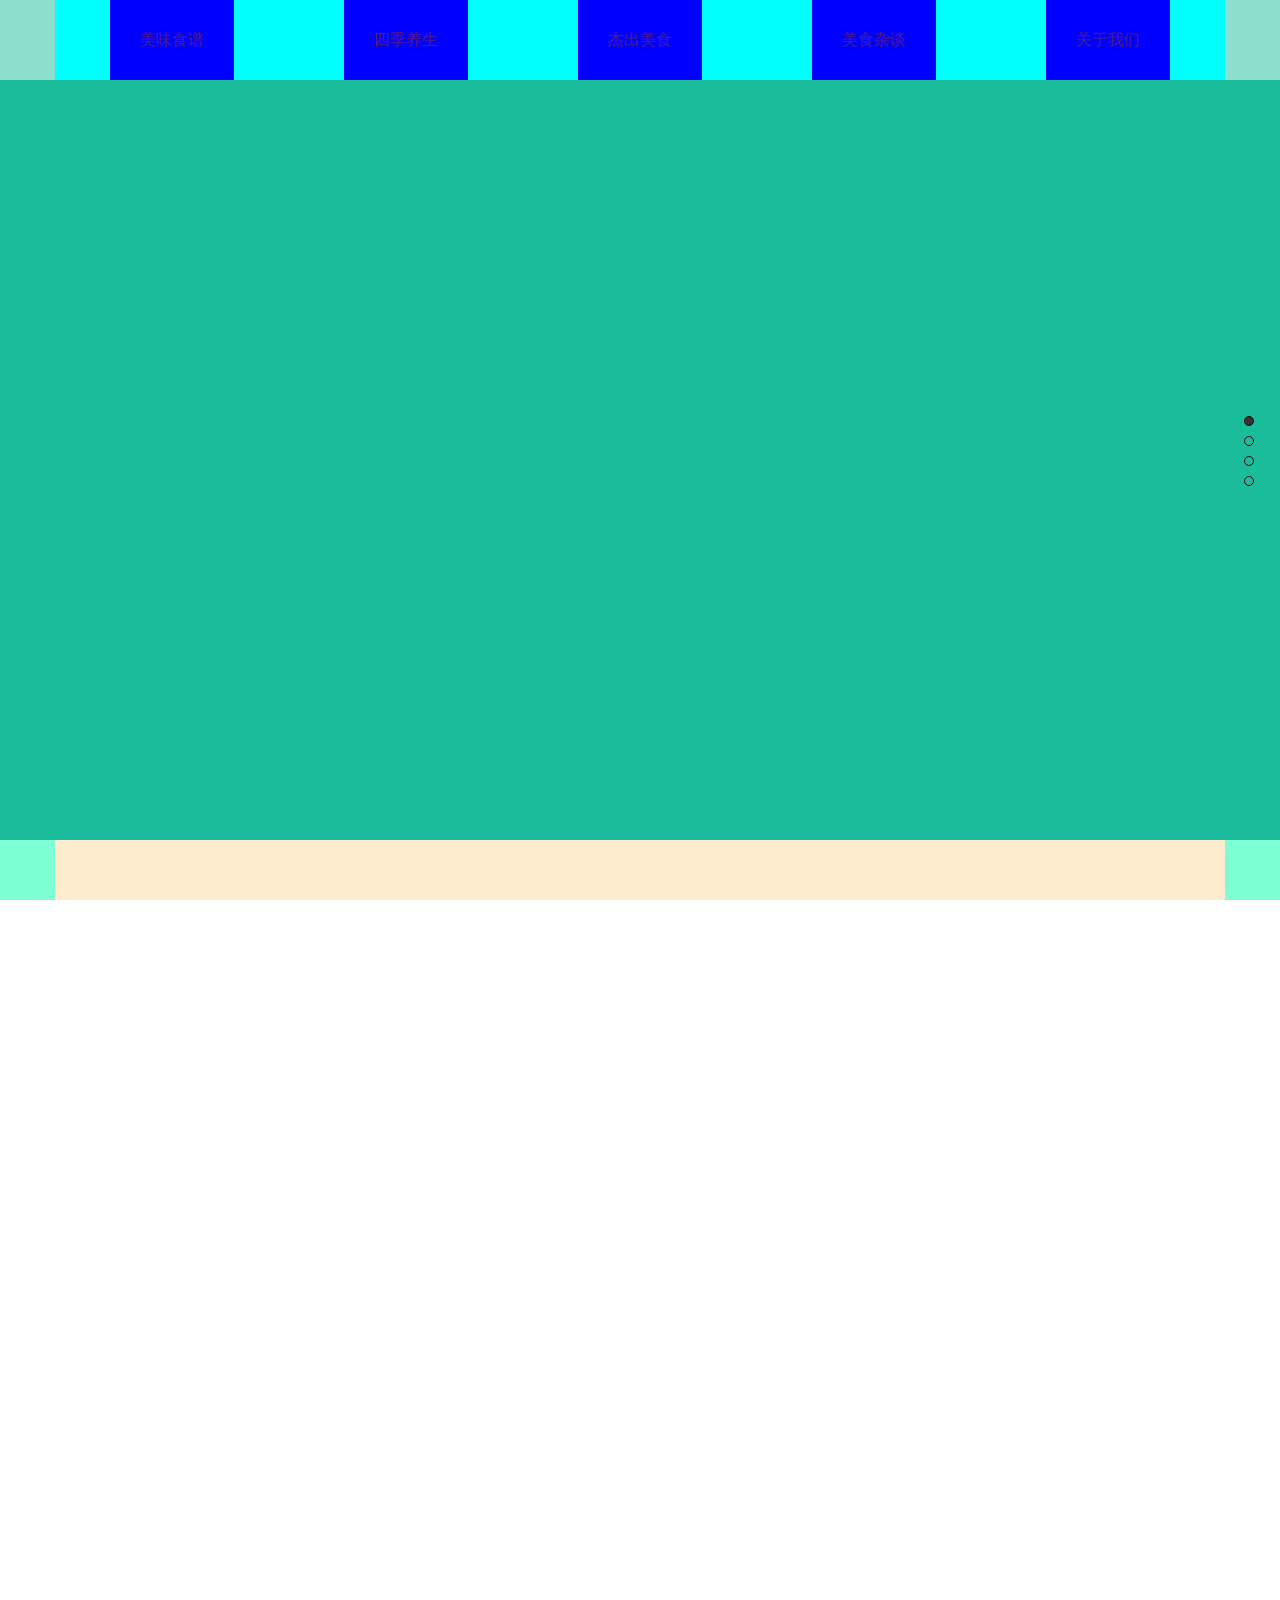
<file: GitHup/Project/Project.html>
<!doctype html>
<html lang="en">
<head>
    <meta charset="UTF-8">
    <meta name="viewport"
          content="width=device-width, user-scalable=no, initial-scale=1.0, maximum-scale=1.0, minimum-scale=1.0">
    <meta http-equiv="X-UA-Compatible" content="ie=edge">
    <title>Project</title>
    <link rel="stylesheet" href="css/header.css">
    <link rel="stylesheet" href="css/fullPage/jquery.fullPage.css">
    <link rel="stylesheet" href="css/Project.css">
    <link rel="stylesheet" href="css/swiper/swiper.css">
    <script src="js/jquery.js"></script>
    <script src="js/fullPage/jquery.fullPage.js"></script>
    <script src="js/fullPage/jquery.easings.min.js"></script>
    <script src="js/swiper/swiper.js"></script>

</head>
<style>
    .section {
        text-align: center;
        font: 50px "Microsoft Yahei";
        color: #fff;
    }

    .section1 p {
        position: relative;
        left: -120%;
    }

    .section2 p {
        position: relative;
        left: -120%;
    }

    .section3 p {
        position: relative;
        bottom: -120%;
    }

    .section4 p {
        display: none;
    }
</style>

<body>
<!--header start-->
<header>
    <nav class="container">
        <ul>
            <li class="box-slide">
                <a href="">美味食谱</a>
                <ul class="slide">
                    <li><a href="">2</a></li>
                </ul>
            </li>
            <li class="box-slide">
                <a href="">四季养生</a>
                <ul class="slide">
                    <li><a href="">2</a></li>
                </ul>
            </li>
            <li class="box-slide">
                <a href="">杰出美食</a>
                <ul class="slide">
                    <li><a href="">2</a></li>
                </ul>
            </li>
            <li class="box-slide">
                <a href="">美食杂谈</a>
                <ul class="slide">
                    <li><a href="">2</a></li>
                </ul>
            </li>
            <li class="box-slide">
                <a href="">关于我们</a>
                <ul class="slide">
                    <li><a href="">2</a></li>
                </ul>
            </li>
        </ul>
    </nav>
</header>
<!--header end -->

<div id="dowebok">
    <div class="section section1">
        <h1></h1>
        <p></p>
    </div>
    <div class="section section2">
        <div class="work container ">
            <div class="work-box move">
                <h1>美食</h1>
                <ul class="work-card">
                    <li></li>
                    <li></li>
                    <li></li>
                    <li></li>
                    <li></li>
                    <li></li>
                </ul>
            </div>
        </div>
    </div>
    <div class="section section3 ">
        <div class="work container ">
            <div class="work-box move1">
                <h1>yangsheng</h1>
                <div class="swiper-container swiper-work work-card">
                    <div class="swiper-wrapper work-thr-c">
                        <div class="swiper-slide work-thr-con">

                        </div>
                        <div class="swiper-slide work-thr-con">

                        </div>
                        <div class="swiper-slide work-thr-con">

                        </div>
                        <div class="swiper-slide work-thr-con">

                        </div>

                    </div>
                    <!-- Add Pagination -->
                    <div class="swiper-pagination"></div>
                </div>
            </div>
        </div>
    </div>
    <div class="section section4">
        <div class="work container ">
            <div class="work-box move2">
                <h1>zatan</h1>
                <div class="swiper-container swiper-work1 work-card">
                    <div class="swiper-wrapper work-thr-c">
                        <div class="swiper-slide work-thr-con">Slide 1</div>
                        <div class="swiper-slide work-thr-con">Slide 2</div>
                        <div class="swiper-slide work-thr-con">Slide 3</div>
                        <div class="swiper-slide work-thr-con">Slide 4</div>
                    </div>
                    <!-- Add Pagination -->
                    <div class="swiper-pagination"></div>
                </div>
            </div>
        </div>
    </div>
</div>

<!--footer start-->
<footer>
    <div class="footer container">
    </div>
</footer>
<!--footer end-->
</body>
</html>
<script src="js/Project.js"></script>
<script>
    ///////////// swiper /////////////////
    var swiper = new Swiper('.swiper-work', {
        effect: 'cube',
        grabCursor: true,
        cubeEffect: {
            shadow: true,
            slideShadows: true,
            shadowOffset: 20,
            shadowScale: 0.94,
        },
        pagination: {
            el: '.swiper-pagination',
        },
    });
    ///////////////////zatan///////////////////
    var swiper1 = new Swiper('.swiper-work1', {
        pagination: {
            el: '.swiper-pagination',
            dynamicBullets: true,
        },
    });
    ////////////////fullpage//////////////////
    $(function () {
        $('#dowebok').fullpage({
            sectionsColor: ['#1bbc9b', '#4BBFC3', '#7BAABE', '#f90'],
            'navigation': true,

            afterLoad: function (anchorLink, index) {
                if (index == 2) {
                    $('.section2').find('.work-box').delay(500).animate({
                        left: '0'
                    }, 1000, 'easeOutExpo');
                }
                if (index == 3) {
                    $('.section3').find('.work-box').delay(500).animate({
                        right: '0'
                    }, 1000, 'easeOutExpo');
                }
                if (index == 4) {
                    $('.section4').find('.work-box').fadeIn(2000);
                }
            },
            onLeave: function (index, direction) {
                if (index == '2') {
                    $('.section2').find('.work-box').delay(500).animate({
                        left: '-120%'
                    }, 1000, 'easeOutExpo');
                }
                if (index == '3') {
                    $('.section3').find('.work-box').delay(500).animate({
                        right: '-120%'
                    }, 1000, 'easeOutExpo');
                }
                if (index == '4') {
                    $('.section4').find('.work-box').fadeOut(2000);
                }
            }
        });


    });
</script>
</file>
<file: GitHup/新建文件夹/jingdong/css/index.css>
*{
	margin: 0;
	padding: 0;
	list-style: none;
}
body{
	min-width: 1190px;
	background: #f6f6f6;
	font: 12px/1.5 Microsoft YaHei,tahoma,arial,Hiragino Sans GB,\\5b8b\4f53,sans-serif;
}
a{
	text-decoration: none;
}
img{
	width: 100%;
	height: 100%;
}
img,input{
	display: block;
	border:none;
	padding: 0;
	margin: 0;
}

.wrap{
	width: 100%;
	height: auto;
	overflow: hidden;
}
/*顶部广告*/
.wrap .event{
	width: 100%;
	height: 80px;
	background: #ff851e;
}
.wrap .event  .event_content{
	width: 1190px;
	margin: 0 auto;
	position: relative;
	left: 0;
	top: 0;
}
.wrap .event  .event_content a{
	display: block;
	width: 100%;
	height: 80px;
	background: url(../img/top.jpg);
}
.wrap .event  .event_content a i{
	position: absolute;
	top: 0;
	left: 0;
	display: block;
	width: 180px;
	height: 80px;
	background: url(../img/top-s.png);
}
.wrap .event  .event_content  i{

}
/*顶部广告结束*/

/*导航栏*/
.nav{
	width: 100%;
	height: 30px;
	background: #e3e4e5;
}
.nav .content{
	width: 1190px;
	height: 30px;
	margin: 0 auto;
}
.nav .content .map{
	height:30px;
	line-height: 30px;
	float: left;
	margin-left: 210px;
    position: relative;
}
.map_slideDown{
    width: 300px;
    padding:10px;
    background: #fff;
    position: absolute;
    top: 30px;
    border: 1px solid #eee;
    z-index: 99;
    display: none;
    overflow: hidden;
}
.map_city{
    width: 60px;
    padding:2px 0;
    line-height: 24px;
    text-align: left;
    float: left;
}
.map_slideDown a{
    display: block;
    width: 40px;
    color: #000;
    text-align: center;
}
.map_slideDown a:hover{
    color: #fff;
    background: #f10215;
}
.map:hover .map_slideDown{
    display: block;
}
.nav .content .map i{
	font-size: 14px;
	color: #f10215;
}
.nav .content .map span{
	font-size: 12px;
	color: #999;
}
.nav .content ul{
	float: right;
}
.nav .content ul li{
	float: left;
	line-height: 30px;
	font-size: 12px;
	color: #999;
}
.nav .content ul li a{
	color: #999;
}
.nav .content ul li a:hover{
	color: #c81623;
}
.nav .content ul .space{
	width: 1px;
	height: 10px;
	background: #ccc;
	margin: 11px 5px 0;
}
.nav .content ul .nav_font{
	padding: 0 7px;
	position: relative;
	left: 0;
	top: 0;
}
.nav_font3,.nav_font6,.nav_font7{
	padding:  0 7px;
}
.nav_font3 i,.nav_font6 i,.nav_font7 i{
	font-size: 12px;
}
.nav .content ul .nav_font1 a:first-child{
	color: #f10215;
	margin-right: 5px;
}
.nav .content ul .nav_font1 a:first-child:hover{
	color: #c81623;
}
.nav .content ul .f_last:hover .ew_big{
	display: block;
	z-index: 99;
}
.nav .content ul .f_last .ew_big{
	width: 190px;
	background: #fff;
	border: 1px solid #cfcfcf;
	position: absolute;
	top: 30px;
	right: -7px;
	display: none;
	transition: all 2s;

}
.nav .content ul .f_last .ew_big .item{
	width: 100%;
	padding: 15px 0;
	border-bottom: 1px solid #E7E7E7;
    overflow: hidden;
}
.nav .content ul .f_last .ew_big div .tu1,.nav .content ul .f_last .ew_big div .tu2,.nav .content ul .f_last .ew_big div .tu3{
	width: 76px;
	height: 76px;
    float: left;
    margin-right: 10px;
}

.nav .content ul .f_last .ew_big .item img{
	width: 74px;
	height: 74px;
	margin:0 5px;
    border: 1px solid #CCC;
    box-sizing: border-box;

}
.nav .content ul .f_last .ew_big .item a{
	float: left;
	display: block;
    color: #666;
    font-size: 12px;
    font-weight: bold;
    line-height:17px;
}
.nav .content ul .f_last .ew_big .item p{
    float: left;
    margin: 3px 0;
    line-height: 14px;
    color: #F10214;
}
.ico{
    width:25px;
    height:25px;
    background: url("../img/sprite_mobile@1x.png") no-repeat 0 0;
}
.ico:nth-child(5){
    background: url("../img/sprite_mobile@1x.png") no-repeat 0 -25px;
}
.ico:nth-child(6){
    background: url("../img/sprite_mobile@1x.png") no-repeat 0 -50px;
}
.nav .content ul .f_last .ew_big .item span{
    display: block;
    float: left;
    color: #F10214;
    margin: 3px 0;
    line-height:14px;
}
.nav .content ul .ew_k{
	position: absolute;
	width: 66px;
	height: 66px;
	left: 0;
	bottom:-68px;
	border:1px solid #cfcfcf;
}
.nav .content ul .ew_k::before{
	content: "";
	border:5px solid #eee;
	position: absolute;
	top: -10px;
	left: 50%;
	margin-left: -5px;
	border-color: #e4e4e4 #e4e4e4 #f6f6f6;
}
.nav .content ul .ew_k .tu{
	width: 60px;
	height: 60px;
	margin: 3px auto;
	background: #f6f6f6 url(../img/ew_k.png) 50% no-repeat ;
}
/*导航栏结束*/

/*header*/
.header{
	width: 1190px;
	height: 140px;
	margin: 0 auto;
}
.header::after{
	content: "";
	display: block;
	clear: both;
}
.header>div{
	float: left;
}
.header .logo{
	box-shadow: 0 0 8px 1px rgba(0,0,0,.1);
	margin-top: -30px;
	width: 190px;
	height: 170px;
}
.header .search{
	margin-top: 25px;
	margin-left: 130px;
	position: relative;
	left: 0;
	top: 0;
}
.header .search span{
	position: absolute;
	right: 58px;
	font-size: 24px;
	line-height: 35px;
}
.header .search span:hover{
	color: #f10215;
}
.header .search input{
	float: left;
	height: 35px;
	border:1px solid #f10215;
	outline: none;
}
.header .search input:nth-child(1){
	width: 500px;
	box-sizing: border-box;
	padding: 4px;
	font-size: 14px;
	position: relative;
	left: 0;
	top: 0;
}
.header .search input:nth-child(2){
	width: 50px;
	border-left: none;
	background: #f10215;
	color: #fff;
	font-size: 20px;
	font-weight: 700;
	line-height: 35px;
}
.header .shop{
	width: 188px;
	height: 33px;
	border: 1px solid #e3e4e5;
	line-height:35px;
	text-align: center;
	background: #fff;
	margin-top: 25px;
	margin-left: 31px; 
	position: relative;
	top: 0;
	left: 0;
}
.header .shop:hover{
	border-bottom-color: #fff;
}
.header .shop:hover .shop_slect{
	display: block;
}
.header .shop a{
	color: #f10214;
	font-size: 12px;
}
.header .shop:nth-child(3){
	color: #f10214;
}
.header .shop::after{
	content: "";
	display: block;
	clear: both;
}
.header .shop .shop_rt{
	font-size: 12px;
	font-family: none;
	border-radius:50%;
	background: #f10215;
	color: #fff; 
	display:inline-block;
	width: 14px;
	height: 14px;
	line-height: 14px;
	text-align: center;
	position: absolute;
	top: 5px;
}
.header .shop .shop_slect{
	width: 308px;
	height: 49px;
	padding: 10px 0;
	background: #fff;
	position: absolute;
	top:33px;
	right: -1px;
	border: 1px solid #e3e4e5;
	display: none;
}
.header .shop .shop_slect i{
	display: inline-block;
	width: 56px;
	height: 49px;
	background: url(../img/shop_slect.png) no-repeat;
}
.header .hot_search{
	margin-left: 130px;
	margin-top:6px;
}
.header .hot_search a{
	margin-right: 6px;
	color: #999;
	line-height: 20px;
}

.header .hot_search a:first-child{
	color: #f10215;
}
.header .hot_search a:hover{
	color: #c81623;
}
.header .big_nav{
	clear: both;
	height: 40px;
	line-height: 40px;
	margin-left: 220px;
	margin-top: -40px;
}
.header .big_nav ul{
	float: left;
	margin-left: 15px;
}
.header .big_nav ul li{
	float: left;
	margin:  0 10px;
}
.header .big_nav ul li a{
	color: #555;
	font-size: 16px;
	font-weight: 700;
}
.header .big_nav ul li a:hover{
	color: #c81623;
}
.header .daiyan{
	overflow: hidden;
	margin-top: -48px;
	margin-left: 1000px;
}
.header .daiyan a{
	display: block;
	width: 190px;
	height: 40px;
	background: url(../img/daiyan.gif) no-repeat;
}
/*header结束*/

/*banner*/
.banner{
	width: 1190px;
	height: 480px;
	margin: 0 auto;
	margin-bottom: 10px;
	overflow: hidden;
}
.banner .left{
	width: 190px;
	height: 480px;
	background: yellow;
	float: left;
    position: relative;
}
.banner .left ul{
	width: 100%;
	height: 448px;
	padding: 16px 0;
	background: #6e6568;
	color: #fff;
}
.banner .left ul li{
	height: 28px;
	line-height: 28px;
	padding-left: 12px;
}
.cenav_item{
    position: absolute;
    top:0;
    left: 190px;
    width: 998px;
    height: 499px;
    background: #fff;
    z-index: 99;
    box-sizing: border-box;
    padding-left: 20px;
    display: none;
}
.cenav_title{
    padding-top:10px;
}
.cenav_title a{
    color: #fff;
    background: #6e6568;
    line-height:24px;
    padding:5px 10px;
    margin-right: 10px;
}

.cenav_con dl{
    overflow: hidden;
    padding:5px 0 0;
}
.cenav_con dt{
    float: left;
    font-weight: bold;
    color: #666;
    width: 70px;
    text-align: right;
    padding-right: 10px;
}
.cenav_con dd{
    float: left;
    line-height: 24px;
    border-bottom: 1px solid #eee;
    padding-bottom: 5px;
}
.cenav_con dd span{
    border-left: 1px solid #eee;
    padding:0 10px;
    color: #333;
}
.cenav_item{
    height:100%;
}
.active{
    display: block;
}
.banner .left ul li:hover{
	background: #999395;
}
.banner .left ul li a{
	color: #fff;
	font-size: 14px;
}
.banner .left ul li a:hover{
	color: #c81623;
}
.banner .content{
	width: 790px;
	height: 480px;
	float: left;
	margin: 0 10px;
}
.banner .content .lb_banner{
	width: 100%;
	overflow: hidden;
	position: relative;
	top: 0;
	left: 0;
	margin-bottom: 10px;
}
.banner_content{
	position: relative;
	width: 100%;
	height: 340px;
	margin-bottom: 10px;
}
.banner_content:hover .banner_btn_left,.banner_content:hover .banner_btn_right{
	display: block;
}
.banner_content .bannerImgBox{
	width: 100%;
	height: 340px;
}
.banner_content .bannerImg{
	position: absolute;
	top:0;
	left:0;
	opacity:0;
	transition: 2s;
	height: 100%;
	width:100%;
}
.banner_content .imgActive{
	opacity:1;
}
.banner_dot{
	position: absolute;
	bottom: 20px;
	left:0;
	right:0;
	margin: 0 auto;
	width: 160px;
	height: 10px;
}
.banner_dot li{
	float: left;
	width: 10px;
	height:10px;
	margin: 0 5px;
	background-color: #eee;
	border-radius: 50%;
}
.banner_dot .banner_dot_active{
	background-color: #c7254e;
}
.banner_btn_left i,.banner_btn_right i{
	line-height: 60px;
	text-align: center;
	font-size: 30px;
	color: #fff;
}
.banner_btn_left,.banner_btn_right{
	position: absolute;
	top:50%;
	margin-top: -30px;
	width: 30px;
	height: 60px;
	cursor: pointer;
	background-color: rgba(14, 10, 30, 0.23);
	display: none;
}
.banner_btn_left:hover,.banner_btn_right:hover{
	background-color: rgba(14, 10, 30, 0.65);
}
.banner_btn_left{
	left: 5px;
}
.banner_btn_right{
	right: 5px;
}

.banner .content .lb_banner ul{
	width: 800%;
	overflow: hidden;
}
.banner .content .lb_banner ul li{
	float: left;
	width: 12.5%;
	height: 340px;
}
.banner .content .lb_banner .dot{
	position: absolute;
	bottom: 20px;
	right: 0;
	left: 0;
	margin: 0 auto;
	border-radius: 12px;
	background: hsla(0,0%,100%,.3);
	width: 182px;

}
.banner .content .lb_banner .dot ul{
	padding: 4px 8px;
}
.banner .content .lb_banner .dot ul li{
	width: 12px;
	height: 12px;
	border-radius: 50%;
	background: #fff;
	margin-right: 10px;
}
.banner .content .lb_banner .dot ul .active{
	background: #db192a;
}
.banner .content .lb_banner .dot ul li:last-child{
	margin-right: 0;
}
.banner .content .lb_botl{
	float: left;
	width:  390px;
	height: 130px;
}
.banner .content .lb_botr{
	float: right;
	width:  390px;
	height: 130px;
}
.banner .right{
	width: 190px;
	height: 480px;
	background:#fff;
	float: left;
}
.banner .right .login{
	height: 116px;
	padding: 0 15px;
	border-bottom: 1px solid #e6e6e6;
}
.banner .right .login .login_top{
	padding: 15px 0 15px 54px;
	height: 45px;
}
.banner .right .login .login_top .user_pic{
	width: 50px;
	height: 50px;
	float: left;
	overflow: hidden;
	margin-left: -54px;
}
.banner .right .login .login_top .user_pic a{
	width: 50px;
	height: 50px;
	display: block;
}
.banner .right .login .login_top .user_pic img{
	width: 40px;
	height: 40px;
	margin: 5px;
	border-radius: 100%;
}
.banner .right .login .login_top .user_name{
	display: flex;
	flex-wrap: wrap;
	justify-content: flex-start;
	align-items: center;
	height: 45px;
	margin-top: 5px;
}
.banner .right .login .login_top .user_name p{
	height: 50%;
	color: #666;
}
.banner .right .login .login_top .user_name p a{
	color: #666;
}
.banner .right .login .login_top .user_name p a:hover{
	color: #c81623;
}
.banner .right .login .login_bottom{
	overflow: hidden;
	width: 170px;
}
.banner .right .login .login_bottom a{
	display: block;
	width: 70px;
	height: 20px;
	border: 2px solid #c81623;
	float: left;
	margin-right: 10px;
	text-align: center;
	line-height: 20px;
	color: #c81623;
}
.banner .right .login .login_bottom a:hover{
	color: #fff;
	background: #c81623;
}
.banner .right .new{
	padding: 0 15px;
	height: 154px;
	border-bottom: 1px solid #e6e6e6;
	position: relative;
}
.banner .right .new .top{
	padding: 8px 0 4px 0;
	width: 160px;
	height: 14px;
	line-height: 14px;
	position: relative;
	left: 0;
	top: 0;
}
.banner .right .new .top .dot{
	position: absolute;
	bottom: -2px;
	left: 10px;
	transition: all .5s;
}
.banner .right .new .top ul{
	overflow: hidden;
}
.banner .right .new .top ul li{
	float: left;
}
.banner .right .new .top a{
	color: #666;
}
.banner .right .new .top a:nth-child(1){
	padding:0 12px;
	border-right: 1px solid #ccc;
}
.banner .right .new .top a:nth-child(2){
	padding-left: 12px;
}
.banner .right .new .top a:nth-child(3){
	position: absolute;
	right: 0;
}
.banner .right .new .top a:nth-child(3):hover{
	color: #c81623;
}
.banner .right .new .con ul{
	width: 160px;
	height: 96px;
	padding: 12px 0;
	position: absolute;
	top:26px;
	left: 20px;
	background-color: #fff;
}
.banner .right .new .con ul li{
	height: 24px;
	white-space:nowrap;
	text-overflow:ellipsis;
}
.banner .right .new .con ul li a{
	color: #666;
	display: block;
	width:100%;
	overflow: hidden;
	white-space:nowrap;
	text-overflow:ellipsis;
}
.banner .right .new .con ul li a:hover{
	color: #c81623;
}
.banner .right .new .top .focus{
	width: 28px;
	height: 4px;
	background: #db192b;
	margin-top: 3px;
}
.banner .right .service{
	width: 190px;
	height: 210px;
	overflow: hidden;
}
.banner .right .service ul{
	width: 192px;
	height: 210px;
	margin-left: -1px;
	overflow: hidden;
}
.banner .right .service ul li{
	float: left;
	width: 47px;
	height: 69px;
	border-top: 1px solid #e7e7e7;
	border-left: 1px solid #e7e7e7;
	text-align: center;
}
.banner .right .service ul li a{
	display: block;
	padding-top: 14px;
	height: 55px;
	color: #666;
}
.banner .right .service ul li a i{
	background-image: url(../img/sprite_fs@1x.png);
	background-size: 156px 148px;
	background-repeat: no-repeat;
	width: 24px;
	height: 24px;
	display: block;
	margin: 0 auto;
}
.banner .right .service ul li:nth-child(1) a i{
	background-position: 0 -88px;
}
.banner .right .service ul li:nth-child(2) a i{
	background-position: 0 -44px;
}
.banner .right .service ul li:nth-child(3) a i{
	background-position: -44px -88px;
}
.banner .right .service ul li:nth-child(4) a i{
	background-position: -88px 0;
}
.banner .right .service ul li:nth-child(5) a i{
	background-position: -88px -44PX;
}
.banner .right .service ul li:nth-child(7) a i{
	background-position: -44px -44px;
}
.banner .right .service ul li:nth-child(8) a i{
	background-position: -88px -88px;
}
.banner .right .service ul li:nth-child(9) a i{
	background-position: -132px 0;
}
.banner .right .service ul li:nth-child(10) a i{
	background-position: -132px -44px;
}
.banner .right .service ul li:nth-child(11) a i{
	background-position: -132px -88px;
}
.banner .right .service ul li:nth-child(12) a i{
	background-position: -44px 0;
}
.banner .right .service ul li a span{
	height: 22px;
	line-height: 22px;
	border-top: 2px solid #fff;
	display: block;
}

/*京东秒杀*/
.JDMS{
	width: 1190px;
	height: 305px;
	margin: 0 auto 30px;
	background: #fff;
}
.JDMS .JS_title{
	width: 1140px;
	height: 55px;
	padding: 0 20px 0 30px;
	background: #000;
	background: url(../img/seckill_hd.png) no-repeat;
	position: relative;
	top: 0;
	left: 0;
	overflow: hidden;
}
.JDMS .JS_title .left{
	float: left;
}
.JDMS .JS_title .left h3{
	float: left;
	height: 46px;
	font-size: 26px;
	font-weight: 100;
	line-height: 46px;
	padding-top: 3px;
	color: #fff;
}
.JDMS .JS_title .left a{
	float: left;
	margin-left: 12px;
	margin-top: 19px;
	color: #fff;
	font-size: 16px;
	line-height: 24px;
	height: 24px;
	padding-right: 20px;
	position: relative;
	left: 0;
	top: 0;
}
.JDMS .JS_title .left a i{
	display: block;
	float: left;
	width: 15px;
	height: 16px;
	background: url(../img/sprite_index@1x.png) -154px -40px no-repeat;
	position: absolute;
	right: 0;
	top: 5px;
}
.JDMS .JS_title .left .jiao{
	background: url(../img/sprite_index@1x.png) -190px -48px no-repeat;
	background-size: 218px 188px;
	display: block;
	width: 28px;
	height:28px;
	position: absolute;
	top: -4px;
	left: -4px;
}
.JDMS .JS_title .left .clock{
	display: block;
	width: 34px;
	height: 40px;
	margin: 8px 8px 0 0;
	background: url(../img/sprite_index@1x.png) 0 -40px no-repeat;
	float: left;
}
.JDMS .JS_title .right{
	display: flex;
	float: right;
	height: 55px;
	line-height: 55px;
}
.JDMS .JS_title .right>span{
	font-size: 14px;
	color:#fff;
	line-height: 45px;
	padding-top: 10px;
}
.JDMS .JS_title .right .time{
	display: flex;
	align-items: center;
	margin: 0 5px;
}
.JDMS .JS_title .right .time .dian{
	margin: 10px 5px 0;
}
.JDMS .JS_title .right .time .dian span{
	display: block;
	border-radius: 100%;
	margin-bottom: 8px;
	width: 4px;
	height: 4px;
	background: #000;
}
.JDMS .JS_title .right .time .time_bg{
	width: 35px;
	height: 37px;
	background: #440106;
	color: #f90013;
	font-size: 24px;
	font-weight: 700;
	line-height: 37px;
	text-align: center;
	border-radius: 4px;
}
.JDMS .JS_content{
	overflow: hidden;
	padding: 12px 0 13px;
	height: 225px;
}
.JDMS .JS_content .JS_conl{
	width: 1000px;
	height: 225px;
	float: left;
	overflow: hidden;
	position: relative;
}
.JS_conlBox{
	width: 400%;
	overflow: hidden;
	transition: all 3s;
}
.JDMS .JS_content .JS_conl ul{
	overflow: hidden;
	float: left;

}
.JDMS .JS_content .JS_conl ul li{
	width: 170px;
	height: 225px;
	background: #fff;
	border-right:1px solid #e7e7e7;
	float: left;
	padding: 0 14px 0 15px;
}
.JDMS .JS_content .JS_conl:hover .JS_btn{
	display: block;
}
.JS_btn{
	position: absolute;
	top: 50%;
	margin-top: -25px;
	width: 20px;
	height: 50px;
	background-color: rgba(0,0,0,.1);
	color: #272526;
	text-align: center;
	line-height: 50px;
	display: none;
	cursor: pointer;
}
.JS_btn i{
	font-size: 20px;
}
.JS_btnl{
	left: 0;
}
.JS_btnr{
	right:0;
}
.JDMS .JS_content .JS_conl ul li{
	position: relative;
	top: 0;
	left: 0;
}
.JDMS .JS_content .JS_conl ul li .shadow{
	display: block;
	width: 170px;
	height: 20px;
	background: url(../img/sprite_index@1x.png) no-repeat 0 0;
	position: absolute;
	top: 130px;
}
.JDMS .JS_content .JS_conl ul li img{
	width: 130px;
	height: 130px;
	margin: 17px auto;
}
.JDMS .JS_content .JS_conl ul li .top p{
	color: #999;
	max-width: 100%;
	font-size: 12px;
	height: 32px;
	overflow: hidden;
}
.JDMS .JS_content .JS_conl ul li>p{
	height: 25px;
	padding: 3px 0;
}
.JDMS .JS_content .JS_conl ul li>p span:first-child{
	color: #f10214;
	font-size: 18px;
	font-weight: 700;
}
.JDMS .JS_content .JS_conl ul li>p span{
	color: #999;
}
.JDMS .JS_content .JS_conl ul li>p span:first-child i{
	color: #f10214;
}
.JDMS .JS_content .JS_conl ul li>p i{
	font-family: arial;
	color: #999;
	font-size: 12px;
	margin-right: 3px;
}
.JDMS .JS_content .JS_conl .pag{
	width: 30px;
	height: 38px;
	position: absolute;
	left: 0;
	top: 0;
	background: url(../img/sprite_index@1x.png) -54px -40px;
	text-align: center;
	line-height: 14px;
	color: #fff;
	font-size: 12px;
	padding-top: 2px;
}

.JDMS .JS_content .JS_conr{
	width: 180px;
	height: 225px;
	float: right;
	margin-right: 10px;
	overflow: hidden;
	position: relative;
}
.JDMS .JS_content .JS_conr .JS_conrImg{
	overflow: hidden;
	width: 200%;
	height:100%;
	position: relative;
}
.JDMS .JS_content .JS_conr .JS_conrImg li{
	position: absolute;
	top:0;
	left:0;
	width: 50%;
	opacity:0;
	transition: 1s;
}
.JDMS .JS_content .JS_conr ul .JS_conr_active{
	opacity: 1;
}
.JDMS .JS_content .JS_conr .dot{
	float: left;
	position: absolute;
	bottom: 10px;
	left: 0;
	right: 0;
	margin: 0 auto;
	width: 36px;
}
.JDMS .JS_content .JS_conr .dot li{
	width: 10px;
	height: 10px;
	border-radius: 10px;
	background: #fff;
	margin: 0 3px;
	float: left;
}
.JDMS .JS_content .JS_conr .dot .active{
	background: #e01222;
}


/*盛典*/
.enjoy{
	width: 1190px;
	height: 585px;
	margin: 0 auto 10px;
	position: relative;
}
.enjoy .bg_3c{
	position: absolute;
	left: 0;
	top: 0;
	background: url(../img/3c_bg.png) no-repeat;
	width: 2013px;
	height: 585px;
	margin-left: -110px;
}
.enjoy .zhu{
	position: relative;
	width: 190px;
	height: 585px;
	float: left;
}
.enjoy .zhu a{
	display: block;
	width: 100%;
	height: 100%;
}

.enjoy .en_right{
	position: absolute;
	top: 0;
	width: 1000px;
	height: 430px;
	margin-left: 190px;
	padding-top: 10px;
}
.enjoy .en_right ul li{
	width: 190px;
	height: 210px;
	float: left;
	margin: 0 10px 10px 0;
	transition: all 1s;
}
.enjoy  ul li:hover{
	opacity: .7;
}
.enjoy .en_bottom{
	position: absolute;
	margin-top: 450px;
	margin-left: 190px;
}
.enjoy .en_bottom ul li{
	width: 240px;
	height: 105px;
	margin-right: 10px;
	float: left;
	transition: all 1s;
}
.find{
	width: 1190px;
	margin: 0 auto;
	height: 444px;
	display: flex;
	justify-content: space-around;
}
.find .item{
	width: 390px;
	height: 444px;
	background: #fff;
}
.find .item .title{
	height: 55px;
	display: flex;
	justify-content: space-between;
	align-items: center;
	position:relative;
	left: 0;
	top: 0;
	background: #4998a1;
}
.find .item .title .title_l{
	margin-left: 30px;
}
.find .item .title .title_r{
	margin-right: 20px;
}
.find .item .title .arrow{
	position: absolute;
	left: 0;
	top: 0;
	display: block;
	width: 0;
	height: 0;
	border-top: 19px solid #f6f6f6;
	border-right: 19px solid transparent;
}
.find .item .title .deg{
	background: url(../img/sprite_index@1x.png) no-repeat -194px -101px;
	display: block;
	width: 19px;
	height: 19px;
	position:absolute;
	left: 0;
	top: 0;
}
.find .item .title h3{
	font-family: fzzhengheis-el-gbregular;
	font-size: 26px;
	font-weight: 400;
	line-height: 40px;
	height: 40px;
	color: #fff;
}
.find .item .title .title_r a{
	color: #fff;
	font-size: 14px;
}
.find .item .title .title_r a i{
	background: url(../img/sprite_index@1x.png) -154px -40px no-repeat;
	display: block;
	width: 15px;
	height: 16px;
	float: right;
	margin-top: 4px;
	margin-left: 4px;
}

.find .item .content{
	padding: 10px;
	width: 370px;
	height: 369px;
}
.find .item .content ul{
	width: 371px;
	height: 363px;
	overflow: hidden;
}
.find .item .content ul li{
	float: left;
	border-right: 1px solid #e7e7e7;
	border-bottom: 1px solid #e7e7e7;
	position: relative;
	left: 0;
	top: 0;
}
.find .item .content ul li:nth-child(2n){
	border-right: none;
}
.find .item .content ul li:nth-child(n+5){
	border-bottom: none;
}
.find .item .content ul li a{
	display: block;
	width: 185px;
	height:120px;
}
.find .item .content ul li a:hover img{
	right: 15px;

}
.find .item .content ul li a p{
	font-size: 14px;
	color: #4998a1;
	position: absolute;
	top: 15px;
	left: 20px;
	z-index: 2;
	width: 80px;
}
.find .item .content ul li a img{
	width: 80px;
	height: 80px;
	position: absolute;
	right: 10px;
	bottom: 5px;
	transition: all .5s;
}
.find .item:nth-child(2) .title{
	background: #76488e;
	overflow: auto;
}
.find .item:nth-child(2) .title .deg{
	background: url(../img/sup_hd_dec@1x.png);
	position: absolute;
	top: -4px;
	left: -4px;
	width: 28px;
	height: 28px;
}
.find .item:nth-child(2) .contents{
	width: 390px;
	height: 389px;
	background: #fff;
	position: relative;
	top: 0;
	left: 0;
}
.find .item:nth-child(2) .contents .bannerImg{
	position: absolute;
	left: 0;
	top: 0;
	width: 100%;
	height: 100%;
	opacity: 0;
	transition: all 1s;
}
.find .item:nth-child(2) .contents .imgActive{
	opacity: 1;
}
.find .item:nth-child(2) .contents .bannerImg li{
	position: absolute;
	top: 0;
	left: 0;
	width: 100%;
	height: 380px;
	padding-top: 8px;
}
.find .item:nth-child(2) .contents ul li div{ 
	width: 330px;
	height: 1px;
	background: #e7e7e7;
	margin: 0 auto;
}
.find .item:nth-child(2) .contents ul li a{
	display: block;
	width: 360px;
	height: 140px;
	margin:  0 15px 18px;
	padding-top: 18px;
}
.find .item:nth-child(2) .contents ul li a p{
	font-size: 14px;
	color: #666;
	line-height: 16px;
	text-align: left;
	margin-bottom: 15px;
	padding-left: 10px;
}
.find .item:nth-child(2) .contents ul li a img{
	float: left;
	width: 110px;
	height: 110px;
	margin:  0 5px;
}
.find .item:nth-child(2) .banner_dot{
	width: 60px;
}

.find .item:nth-child(2) .contents>div>div{
	width: 8px;
	height: 8px;
	border-radius: 100%;
	background: #c8c8c8;
}
.find .item:nth-child(2) .contents>div .active{
	background: #e01222;
}
.find .item:nth-child(2) .contents>.btn{
	position: absolute;
	width: 20px;
	height: 60px;
	background: #f3f2f3;
	text-align: center;
	line-height: 60px;
	top: 50%;
	margin-top: -30px;
	display: none;
}
.find .item:nth-child(2) .contents:hover .btn{
	display: block;
}
.find .item:nth-child(2) .contents> .banner_btn_left{
	left: 0;
}
.find .item:nth-child(2) .contents> .banner_btn_right{
	right: 0;
}
.find .item:nth-child(3) .title{
	background: #e77005;
	overflow: auto;
}
.find .item:nth-child(3) .title .deg{
	background: url(../img/sprite_index@1x.png) -190px 0;
	top: -4px;
	left: -4px;
	width: 28px;
	height: 28px;
}
.find .item:nth-child(3) .tab ul{
	height: 18px;
	padding: 6px 0 7px;
	display: flex;
	justify-content: space-around;
	position: relative;
}
.find .item:nth-child(3) .tab ul::before{
	content: "";
	width: 370px;
	height: 1px;
	position: absolute;
	bottom: 0;
	background: #efefef;
}
.find .item:nth-child(3) .tab ul .dot{
	width: 58px;
	height: 2px;
	background: #c81623;
	position: absolute;
	bottom: 0;
	left: 10px;
	transition: all .5s;
}
.find .item:nth-child(3) .tab ul li{
	border-right: 1px solid #efefef;
	width: 78px;
	text-align: center;
}
.find .item:nth-child(3) .tab ul li a{
	font-size: 14px;
	color: #666;
}
.find .item:nth-child(3) .tab ul li a:hover{
	color: #c81623;
}
.find .item:nth-child(3) .con{
	overflow: hidden;
	height: 335px;
}
.find .item:nth-child(3) .con ul{
	overflow: hidden;
	width: 370px;
	height: 335px;
	padding: 10px;
	float: left;
}
.find .item:nth-child(3) .con ul li{
	float: left;
	width: 122px;
	height: 166px;
	border-right: 1px solid #ccc;
	border-bottom: 1px solid #ccc;
	position: relative;
	left: 0;
	top: 0;
}
.find .item:nth-child(3) .con ul li a{
	display: block;
	width: 122px;
	height: 142px;
	padding: 12px 0;
}
.find .item:nth-child(3) .con ul li a div{
	position: absolute;
	left: 10px;
	top: 0;
	width: 30px;
	height: 40px;
	font-size: 22px;
	line-height: 40px;
	text-align: center;
	color: #fff;
}
.find .item:nth-child(3) .con ul li:nth-child(1) a div{
	background: url(../img/sprite_index@1x.png) no-repeat -104px -40px;
}
.find .item:nth-child(3) .con ul li:nth-child(2) a div{
	background: url(../img/sprite_index@1x.png) no-repeat -50px -100px;
}
.find .item:nth-child(3) .con ul li:nth-child(3) a div{
	background: url(../img/sprite_index@1x.png) no-repeat 0px -100px;
}
.find .item:nth-child(3) .con ul li:nth-child(n+4) a div{
	background: url(../img/sprite_index@1x.png) no-repeat -100px -100px;
}
.find .item:nth-child(3) .con ul li a img{
	width: 100px;
	height: 100px;
	margin: 0 11px 10px;
}
.find .item:nth-child(3) .con ul li a p{
	overflow: hidden;
	height: 32px;
	line-height: 16px;
	color: #666;
	padding: 0 11px;
}
.find .item:nth-child(3) .con ul li a p:hover{
	color: #c81623;
}
.find .item:nth-child(3) .con ul li:nth-child(3n){
	border-right: none;
}
.find .item:nth-child(3) .con ul li:nth-child(n+4){
	border-bottom: none;
}




/*领卷中心*/
.lj{
	display: flex;
	justify-content: space-between;
	width: 1190px;
	height: 270px;
	margin: 30px auto;
}
.lj .lj_left{
	width: 790px;
}
.lj .lj_right{
	width: 390px;
}
.lj .title{
	height: 55px;
	display: flex;
	justify-content: space-between;
	align-items: center;
	position:relative;
	left: 0;
	top: 0;
	background: #4998a1;
}
.lj .lj_left .title{
	background: #f03118;
}
.lj .lj_left ul{
	display: flex;
	justify-content: space-around;
	height: 195px;
	padding: 10px 0;
	background: #fff;
}
.lj .lj_left ul li{
	width: 198px;
	height: 195px;
	border-right: 1px solid #e7e7e7;
	position: relative;
	top: 0;
	left: 0;
}
.lj .lj_left ul li a{
	display: block;
	width: 100%;
	height: 100%;
}
.lj .lj_left ul li a div{
	position: absolute;
	top: 20px;
	left: 10px;
	background: #fff;
	width: 100px;
	height: 180px;
	border-top: 3px solid #e93524;
}
.lj .lj_left ul li a div p:nth-child(1){
	font-size: 34px;
	color: #f10214;
	font-weight: 600;
	width: 100px;
	height: 36px;
	line-height: 36px;
	margin-top: 7px;
}
.lj .lj_left ul li a div p:nth-child(1) i{
	font-size: 12px;
	font-weight: 400;
	font-style: normal;
}
.lj .lj_left ul li a div p:nth-child(2){
	height: 36px;
	line-height: 18px;
	color: #e93524;
	margin: 3px;
}
.lj .lj_left ul li a div p:nth-child(3){
	width: 80px;
	height: 36px;
	padding: 15px 10px;
	background: #e7e7e7 url(../img/xz.jpg) repeat-x;
	color: #666;
}
.lj .lj_left ul li a div p:nth-child(4){
	width: 100%;
	height: 26px;
	background: #e93524;
	color: #fff;
	text-align: center;
	line-height: 26px;
}
.lj .lj_left ul li:hover img{
	right: 0;
}
.lj .lj_left ul li:last-child{
	border-right: none;
}
.lj .lj_left ul li img{
	width: 140px;
	height: 140px;
	position: absolute;
	right: 15px;
	top: 25px;
	transition: all .5s;
}
.lj .lj_right .title{
	background: linear-gradient(90deg,#4f629f,#5b5c95);
}
.lj .title .title_l{
	margin-left: 30px;
}
.lj .title .title_r{
	margin-right: 20px;
}
.lj .title .arrow{
	position: absolute;
	left: 0;
	top: 0;
	display: block;
	width: 0;
	height: 0;
	border-top: 19px solid #f6f6f6;
	border-right: 19px solid transparent;
}
.lj .lj_left .title .deg{
	background: url(../img/sprite_sprite_coupon@1x.png) no-repeat -5px -5px;
	display: block;
	width: 19px;
	height: 19px;
	position:absolute;
	left: 0;
	top: 0;
}
.lj .lj_right .title .deg{
	background: url(../img/sprite_sprite_coupon@1x.png) no-repeat -53px -5px;
	display: block;
	width: 19px;
	height: 19px;
	position:absolute;
	left: 0;
	top: 0;
}
.lj .title h3{
	font-family: fzzhengheis-el-gbregular;
	font-size: 26px;
	font-weight: 400;
	line-height: 40px;
	height: 40px;
	color: #fff;
}
.lj .title .title_r a{
	color: #fff;
	font-size: 14px;
}
.lj .title .title_r a i{
	background: url(../img/sprite_index@1x.png) -154px -40px no-repeat;
	display: block;
	width: 15px;
	height: 16px;
	float: right;
	margin-top: 4px;
	margin-left: 4px;
}
.lj .lj_right .con{
	position: relative;
	left: 0;
	top: 0;
}
.lj .lj_right .con .bannerImg{
	opacity: 0;
	transition: all 1s;
}
.lj .lj_right .con .imgActive{
	opacity:1;
}
.lj .lj_right .con .banner_dot{
	width: 100px;
}
.lj .lj_right .con ul:first-child{
	width: 390px;
	height: 215px;
	background: #fff;
	overflow: hidden;
}
.lj .lj_right .con ul:first-child li{
	position: absolute;
	left:0;
	top:0;
	width: 100%;
}
.lj .lj_right .con ul:first-child li a{
	display: block;
	padding: 25px 30px 40px;
	height: 145px;
}
.lj .lj_right .con ul:first-child li a img{
	width: 200px;
	height: 140px;
	margin-right: 8px;
	float: left;
}
.lj .lj_right .con ul:first-child li a h3{
	font-size: 14px;
	max-height:72px;
	line-height: 18px;
	color: #333; 
}
.lj .lj_right .con ul:first-child li a span:nth-child(3){
	color: #333;
	margin-top: 6px;
	width: 122px;
	height: 36px;
	display: block;
	float: left;
}
.lj .lj_right .con ul:first-child li a span:nth-child(3) i{
	font-style: normal;
	color: #4f629f;
}
.lj .lj_right .con ul:first-child li a span:nth-child(4){
	display: block;
	margin-top: 30px;
	float: left;
	line-height: 14px;
	color: #999;
}
.lj .lj_right .con ul:first-child li a span:nth-child(4) i{
	display: block;
	background: url(../img/sprite_sprite_coupon@1x.png) no-repeat 0 -48px;
	width: 18px;
	height: 12px;
	float: left;
}
.lj .lj_right .con .dot{
	width: 80px;
	height: 10px;
	position: absolute;
	bottom: 20px;
	left: 50%;
	margin-left: -40px;
	display: flex;
	justify-content: space-around;
}
.lj .lj_right .con .dot li{
	width: 8px;
	height: 8px;
	border-radius: 100%;
	background: #c7c7c7;
}
.lj .lj_right .con .dot .active{
	background-color: #e21222;
}
.lj .lj_right .con>a{
	display: block;
	width: 20px;
	height: 50px;
	position: absolute;
	top: 50%;
	margin-top: -25px;
	background: #efefef;
	line-height: 50px;
	text-align: center;
	/*display: none;*/
}
.lj .lj_right .con .btn_l{
	left: 0;
}
.lj .lj_right .con .btn_right{
	right: 0;
}
.lj .lj_right .con:hover .btn{
	display: block;
}
.lj .lj_right .con ul li:hover{

}


/*center*/
.center{
	width: 100%;
	background: #e0e0e0;
	margin-bottom: 30px;
}

.center .adv{
	width: 1190px;
	height: 100px;
	margin: 0 auto;
}
.center .adv ul{
	overflow: hidden;
	width: 100%;
	display: flex;
}
.center .adv li{
	width: 396px;
	height: 100px;
}
.center .adv ul li a{
	display: block;
	width: 396px;
	height: 100px;
}
.center .adv ul li a img{
	margin:  0 auto;
}
.center .adv ul li a:hover{
	opacity: .8;
}

/*享品质*/
.tone{
	width: 1190px;
	height: 585px;
	margin: 0 auto 30px;
}
.tone .title{
	width: 100%;
	height: 35px;
	line-height: 35px;
	padding-bottom: 20px;
	margin-top: 10px;
	background: url(../img/xz1.png) repeat-x 0 18px;
	
	color: #333;
	text-align: center;
}
.tone .title h3{
	display: inline;
	background: #f6f6f6;
	padding: 0 50px;
	margin: 0 auto;
	font-size: 26px;
	font-weight: 400;
}
.tone .con{
	width: 100%;
	height: 530px;
}
.tone .con ul li:first-child h5{
	position: absolute;
	top:70%;
	left: 0;
	right: 0;
	width: 100%;
	text-align: center;
	color: #fff;
	z-index: 102;
	font-size: 18px;
}
.tone .con ul li:first-child .btn_tone{
	display: block;
	width: 10px;
	height: 30px;
	background: #000;
	position: absolute;
	/*left: 0;*/
	top: 50%;
	z-index: 100;
	opacity: .4;
	text-align: center;
	line-height: 30px;
	color: #fff;
}
.tone .con ul li:first-child .btn_tone:hover{
	color: #ff6700;
	opacity: .8;
}
.tone .con ul li:first-child .btn_r{
	right: 0;
}
.tone .con ul{
	overflow: hidden;
}
.tone .con ul li:first-child{
	float: right;
	margin-right: 0;
	height: 350px;
	position: relative;
	left: 0;
	top: 0;
}
.tone .con ul li:first-child .jdzb{
	position: absolute;
	top: 0;
	left: 0;
	z-index: 66;
	width: 350px;
	height: 38px;
	/*line-height: 38px;*/
	background: #000;
	opacity: .5;
	display: flex;
	justify-content: space-between;
	align-items: center;
	font-size: 16px;
	font-weight: 400;
	padding: 0 20px;
	color: #fff;
}
.tone .con ul li:first-child .jdzb span{
	display: flex;
	justify-content: space-around;
}
.tone .con ul li:first-child .jdzb span:last-child{
	font-size: 12px;
}
.tone .con ul li:first-child .jdzb span i{
	background: url(../img/sprite_index@1x.png) -154px -40px no-repeat;
	display: block;
	width: 15px;
	height: 16px;
	margin-top: 2px;
	margin-left: 5px;
}
.tone .con ul li:first-child ul li img{
	width: 100%;
	height: 100%;
}
.tone .con ul li:first-child ul li:hover img{
	/*margin-left: 0;*/
}
.tone .con ul li:first-child .zhezhao{
	width: 100%;
	height: 100%;
	position: absolute;
	top: 0;
	background: #000;
	opacity: .3;
}
.tone .con ul li:first-child .btntv{
	display: block;
	width: 65px;
	height: 65px;
	position: absolute;
	top: 0;
	right: 0;
	bottom: 0;
	left: 0;
	margin: auto;
	z-index: 99;
	background: url(../img/sprite_entrylive@1x.png) no-repeat 0 -105px;

}
.tone .con ul li:last-child{
	margin-right: 0;
}
.tone .con ul li{
	float: left;
	width: 390px;
	height: 170px;
	margin: 0 5px 10px;
	overflow: hidden;
	position: relative;
	left: 0;
	top: 0;
}
.tone .con ul li img{
	width: 400px;
	height: 170px;
	transition: all .2s;
}
.tone .con>ul>li:hover>a>img{
	margin-left: -10px;
}
.tone .con ul li:nth-child(n+8){
	width: 190px;
}

.tone .con ul li:nth-child(2n){
	margin-left: 0;
}
.tone .con ul li:nth-child(8){
	margin-left: 5px;
}
.tone .con ul li:nth-child(n+8) img{
	width: 200px;
	height: 170px;
}
.tone .con ul li a div{
	width: 120px;
	height: 170px;
	position: absolute;
	left: 0;
	top: 0;
	z-index: 4;
	opacity: .9;
	padding: 0 10px;
}
.tone .con ul li a div h4{
	border-top: 2px solid #fff;
	border-bottom: 2px solid #fff;
	width: 100px;
	height: 40px;
	line-height: 40px;
	font-size: 22px;
	margin:  45px auto 0;
	text-align: center;
	color: #fff;
	font-weight: 400;
}
.tone .con ul li:nth-child(n+8) a div{
	width: 170px;
	height: 74px;
	padding-top: 10px;
	top: 86px;
	opacity: .9;
}
.tone .con ul li:nth-child(n+8) a div h4{
	font-size: 16px;
	height: 34px;
	line-height: 34px;
	margin-top: 5px;
}
.tone .con ul li:nth-child(n+8) a div p{
	text-align: center;
}
.tone .con ul li a div p{
	width: 100px;
	margin: 8px auto 0;
	height: 32px;
	line-height: 16px;
	font-size: 14px;
	font-weight: 500;
	color: #fff;
}

/*爱生活*/
.life{
	width: 1190px;
	margin: 0 auto;
	overflow: hidden;
}
.life .title{
	width: 100%;
	height: 35px;
	line-height: 35px;
	padding-bottom: 20px;
	margin-top: 10px;
	background: url(../img/xz1.png) repeat-x 0 18px;
	color: #333;
	text-align: center;
}
.life .title h3{
	display: inline;
	background: #f6f6f6;
	padding: 0 50px;
	margin: 0 auto;
	font-size: 26px;
	font-weight: 400;
}
.life .con .life_item{
	width: 590px;
	height: 523px;
	margin-right: 10px;
	float: left;
	margin-bottom: 30px;
}
/*.life .con .life_item:nth-child(2n){
	margin-right: 0;
}*/
.life .con .life_item .life_item_t{
	display: flex;
	justify-content: space-between;
	align-items: center;
	background: #974676;
	width: 545px;
	padding: 16px 20px 16px 25px;
	height: 26px;
}
.life .con .life_item .life_item_t h3{
	font-size: 22px;
	color: #fff;
	font-weight: 400;
	font-family: "微软雅黑";
	line-height: 26px;
}
.life .con .life_item .life_item_t .tag{
	display: flex;
}
.life .con .life_item .life_item_t .tag a{
	display: block;
	height: 24px;
	line-height: 24px;
	padding: 0 10px;
	border:1px solid #c187af;
	background: hsla(0,0%,100%,.2);
	font-size: 12px;
	color: #fff;
	margin-left: 10px;
}
.life .con .life_item .life_item_t .code{
	width: 20px;
	margin-left: -30px;
	position: relative;
}
.life .con .life_item .life_item_t .code .code_large{
	position: absolute;
	top: 38px;
	left: -40px;
	z-index: 50;
	width: 103px;
	height: 121px;
	background: #fff;
	border:1px solid #c187af;
}
.life .con .life_item .life_item_t .code .code_large img{
	display: block;
	margin: 10px auto;
	width: 80px;
	height: 80px;
}
.life .con .life_item .life_item_t .code .code_large p{
	text-align: center;
	color: #974676;
}
.life .con .life_item .life_item_t .code:hover .code_large{
	display: block;
}
.life .con .life_item .life_item_t .code .code_img{
	width: 20px;
	height: 20px;
	background: url(../img/pt_qrcode@1x.png) no-repeat;

}
.life .con .life_item .life_item_t .code .code_large{
	display: none;
}
.life .con .life_item .life_item_b{
	background: #fff;
	width: 570px;
	height: 445px;
	padding: 10px;
	position: relative;
}
.life .con .mr{
	margin-right: 10px;
	margin-bottom: 30px;
}
.life .con .mr0{
	margin-right: 0;
}
.life .con .life_item .life_item_b .cover{
	float: left;
	margin-right: 5px;
	overflow: hidden;
	width: 193px;
	height: 260px;
}
.life .con .life_item .life_item_b .four{
	width: 372px;
	height: 260px;
	float: left;
}
.life .con .life_item .life_item_b .four a{
	float: left;
	display: block;
	width: 50%;
	height: 50%;
	position: relative;
	left: 0;
	top: 0;
}
.life .con .life_item .life_item_b img{
	transition: all .5s;
}
.life .con .life_item .life_item_b .four a img{
	position: absolute;
	bottom: 10px;
	right: 10px;
	transition: all .5s;
	width: 100px;
	height: 100px;
}
.life .con .life_item .life_item_b .four a:hover img{
	margin-left: -10px;
	right: 20px;
}
.life .con .life_item .life_item_b .more a:hover img{
	margin-left: -10px;
}
.life .con .life_item .life_item_b .cover a:hover img{
	margin-left: -10px;
}
.life .con .life_item .life_item_b .four a p{
	position: absolute;
}
.life .con .life_item .life_item_b .four a p:nth-child(2){
	top: 20px;
	left: 20px;
	font-size: 14px;
	color: #974676;
}
.life .con .life_item .life_item_b .four a p:nth-child(3){
	top: 45px;
	left: 20px;
	font-size: 12px;
	color: #666;
}
.life .con .life_item .life_item_b .more{
	display: flex;
	justify-content: space-between;
	float: left;
	margin-top: 10px;
}
.life .con .life_item .life_item_b .more .its{
	width: 185px;
	height: 130px;
	margin-right: 5px;
	overflow: hidden;
}
.life .con .life_item .life_item_b ul{
	width: 100%;
	float: left;
	margin-top: 16px;
	display: flex;
	justify-content: space-between;
}
.life .con .life_item .life_item_b:hover .btn,.life_large .life_item_b .life_item_b_l:hover .btn{
	display: block;
}
.life .con .life_item .life_item_b ul li{
	float: left;
	height: 20px;
	border-right: 1px solid #eee;
}
.life .con .life_item .life_item_b ul li a img{
	width: 70px;
	height: 35px;
}
.life .con .life_item .life_item_b .btn{
	display: none;
}
.life .con .life_item .life_item_b .left{
	position: absolute;
	left: 0;
	bottom: 10px;
}
.life .con .life_item .life_item_b .right{
	position: absolute;
	right: 0;
	bottom: 10px;
}
.life_large{
	overflow: hidden;
	width: 1190px;
	height: 100%;
	margin-bottom: 30px;
}
.life_large .life_item_t{
	width: 1145px;
	height: 26px;
	padding: 16px 20px 16px 25px;
	float: left;
	display: flex;
	justify-content: space-between;
	background: #488bad;
}
.life_large .life_item_t h3{
	color: #fff;
	font-size: 22px;
	line-height: 26px;
}
.life_large .life_item_t .code{
	margin-left: -300px;
	margin-top: 4px;
}
.life_large .life_item_t .code .code_img{
	width: 20px;
	height: 20px;
	background: url(../img/pt_qrcode@1x.png) no-repeat;
}
.life_large .life_item_t .code .code_large{
	display: none;
	background: #fff;
}
.life_large .life_item_t .tag a{
	padding:0 10px;
	margin-right: 4px;
	display: block;
	float: left;
	height: 24px;
	line-height: 24px;
	color: #fff;
	background: hsla(0,0%,100%,.2);
	border:1px solid #77b6c3;
}
.life_large .life_item_b{
	width: 1170px;
	padding: 10px;
	float: left;
	display: flex;
	justify-content: space-between;
	background: #fff;
}
.life_large .life_item_b .life_item_b_l{
	width: 570px;
	position: relative;
	top: 0;
	left: 0;
}
.life_large .life_item_b .col2{
	width: 569px;
	padding-left: 15px;
	margin-left: 15px;
	border-left: 1px solid #eee;
}
.life_large .life_item_b .life_item_b_l>div{
	float: left;
}
.life_large .life_item_b .life_item_b_l .cover{
	width: 190px;
	height: 260px;
	overflow: hidden;
}
.life_large .life_item_b .life_item_b_l .cover img{
	width: 190px;
	height: 260px;
	transition: all .5s;
}
.life_large .life_item_b .life_item_b_l .four{
	float: left;
	width: 372px;
    	height: 260px;

}
.life_large .life_item_b .life_item_b_l .four a{
	float: left;
	width: 186px;
	height: 130px;
	position: relative;
	top: 0;
	left: 0;
}
.life_large .life_item_b .life_item_b_l .four a p{
	position: absolute;
	left: 20px;
	font-size: 14px;
}
.life_large .life_item_b .life_item_b_l .four a p:nth-child(2){
	top: 20px;
	color: #974676;
}
.life_large .life_item_b .life_item_b_l .four a p:nth-child(3){
	top: 45px;
	font-size: 12px;
	color: #666;
}
.life_large .life_item_b .life_item_b_l .four a img{
	width: 100px;
	height: 100px;
	position: absolute;
	bottom: 10px;
	right: 10px;
	transition: all .5s;
}

.life_large .life_item_b .life_item_b_l .more{
	width: 100%;
	display: flex;
	justify-content: space-between;
	margin-top: 10px;
}
.life_large .life_item_b .life_item_b_l .more div{
	width: 183px;
	height: 130px;
	margin-right: 5px;
	overflow: hidden;
}
.life_large .life_item_b .life_item_b_l .more a img{
	transition: all .5s;
}
.life_large .life_item_b .life_item_b_l .four a:hover img{
	margin-left: -10px;
	right: 20px;
}
.life_large .life_item_b .life_item_b_l .more a:hover img{
	margin-left: -10px;
}
.life_large .life_item_b .life_item_b_l .cover a:hover img{
	margin-left: -10px;
}
.life_large .life_item_b .life_item_b_l ul{
	width: 100%;
	float: left;
	margin-top: 18px;
	display: flex;
	justify-content: space-between;
}
.life_large .life_item_b .life_item_b_l  .btn{
	display: none;
}
.life_large .life_item_b .life_item_b_l  .left{
	position: absolute;
	left: 0;
	bottom: 10px;
}
.life_large .life_item_b .life_item_b_l  .right{
	position: absolute;
	right: 0;
	bottom: 10px;
}
/*.life_large .life_item_b .cen{
	width: 1px;
	height: 465px;
	background: #000;
}*/
.life_large .life_item_b .col2{
	width: 569px;
	padding-left: 15px;
	border-left: 1px solid #eee;
}
.life .tese{
	width: 1200px;
	overflow: hidden;
	margin-bottom: 20px;
}
.life .tese li{
	width: 140px;
	/*height: 190px;*/
	margin: 0 5px 10px;
	float: left;
	position: relative;
	top: 0;
	left: 0;
}
.life .tese li{
	width: 140px;
	height: 190px;
	display: block;
}
.life .tese li a>div{
	position: absolute;
	bottom: 0;
	width: 100%;
	height: 80px;
	text-align: center;
	opacity: .9;
	color: #fff;
}
.life .tese li a>div h4{
	margin: 10px auto 5px;
	font-size: 20px;
	font-weight: 400;
	color: #fff;
}
.life .tese li a>div p{
	font-size: 12px;
	font-weight: 700;
}
.life .tese li a img{
	width: 100%;
	height: 190px;
}
.card1{
	background: #916C57;
}
.card2{
	background: #7E6285;
}
.card3{
	background: #CE4040;
}
.card4{
	background: #DC694F;
}
.card5{
	background: #5C90B6;
}
.card6{
	background: #D7BF1D;
}
.card7{
	background: #b4598a;
}
.card8{
	background: #3caf78;
}
.life ol{
	width: 1200px;
	margin-left: -10px;
	list-style: none;
}
.life ol li{
	width: 230px;
	height: 315px;
	margin: 0 0 10px 10px;
	background: #fff;
	float: left;
}
.life ol li a{
	display: block;
	width: 220px;
	height: 305px;
	padding: 4px;
	border: 1px solid #fff;
}
.life ol li a:hover{
	border: 1px solid #f10214;
}
.life ol li a:hover p:first-child{
	color: #f10214;
}
.life ol li a img{
	width: 220px;
	height: 220px;
}
.life ol li a div{
	padding: 10px;
}
.life ol li a div p:first-child{
	height: 36px;
	line-height: 18px;
	margin-bottom: 5px;
	overflow: hidden;
	color: #666;
}
.life ol li a div p:last-child{
	height: 19px;
	color: #f10214;
}
.life ol li a div p:last-child i{
	font-family: normal;
	font-weight: 400;
	font-size: 12px;
	margin-right: 3px;
}
footer{
	margin-top: 30px;
	padding-bottom: 67px;
	background: #eaeaea;
}
footer .footer_con{
	width: 100%;
	height: 42px;
	padding: 30px 0;
	border-bottom: 1px solid #dedede;
}
footer .footer_con .footer_con_t{
	width: 1190px;
	height: 42px;
	margin: 0 auto;
}
footer .footer_con .footer_con_t ul{
	display: flex;
	justify-content: space-around;
	line-height: 42px;
}
footer .footer_con .footer_con_t ul li{
	width: 297px;
	display: flex;
}
footer .footer_con .footer_con_t ul li p{
	font-size: 18px;
	font-weight: 700;
	line-height: 42px;
	height: 42px;
	color: #444;
}
footer .footer_con .footer_con_t ul li  h5{
	margin-right: 9px;
	width: 36px;
	height: 42px;
}
footer .footer_con .footer_con_t ul li .duo{
	background: url(../img/ico_service.png) no-repeat 0 0;
}
footer .footer_con .footer_con_t ul li .kuai{
	background: url(../img/ico_service.png) no-repeat 0 -42px;
}
footer .footer_con .footer_con_t ul li .hao{
	background: url(../img/ico_service.png) no-repeat 0 -86px;
}
footer .footer_con .footer_con_t ul li .sheng{
	background: url(../img/ico_service.png) no-repeat 0 -128px;
}
footer .footer_con_center{
	width: 1190px;
	margin: 0 auto;
	overflow: hidden;
	border-bottom: 1px solid #dedede;
}
footer .footer_con_center .footer_nav{
	width: 198px;
	line-height: 22px;
	float: left;
	margin:20px 0; 
}
footer .footer_con_center .footer_nav h5{
	font-size: 14px;
	font-weight: bold;
	margin-bottom: 5px;
}
footer .footer_con_center .footer_nav ul li{
	height: 	22px;
	line-height: 22px;
}
footer .footer_con_center .footer_nav ul li a{
	font-size: 12px;
	color: #666;
}
footer .footer_con_center .footer_nav ul li a:hover{
	color: #c81623;
}
footer .footer_con_center .footer_cover{
	width: 200px;
	float: right;
	height: 150px;
	background: url(../img/ico_footer.png) no-repeat 0 0;
	margin-top: 20px;
}
footer .footer_con_center .footer_cover h5{
	font-size: 14px;
	color: #666;
	font-weight: bold;
	margin-bottom: 15px;
	text-align: center;
}
footer .footer_con_center .footer_cover p{
	padding: 0 10px;
	height: 54px;
}
footer .footer_con_center .footer_cover a{
	display: block;
	padding: 0 10px;
	text-align: right;
	color: #666;
	font-size: 12px;
}
footer .footer_con_center .footer_cover a:hover{
	color: #c81623;
}
footer  .footer_con_b{
	width: 100%;
	padding: 15px 0;
	text-align: center;
}
footer  .footer_con_b .footer_inner{
	width: 1190px;
	margin: 0 auto;
	text-align: center;
}
footer  .footer_con_b .footer_inner a{
	color: #666;
	font-size: 12px;
}
footer  .footer_con_b .footer_inner span{
	margin:0 7px;
	color: #999;
}
footer  .footer_con_b>p{
	color: #999;
	margin-bottom: 5px;
}
footer  .footer_con_b>p a{
	color: #999;
}
footer  .footer_con_b>p:nth-child(2){
	margin-top: 10px;
}
footer  .footer_con_b .footer_last{
	width: 100%;
	text-align: center;
	margin-top: 10px;
}
footer  .footer_con_b .footer_last a{
	display: inline-block;
	width: 103px;
	height: 32px;
	margin: 0 3px;
	background: url(../img/ico_footer.png)no-repeat;
}
footer  .footer_con_b .footer_last a:nth-child(1){
	background-position: 0 -151px;
}
footer  .footer_con_b .footer_last a:nth-child(2){
	background-position: -104px -151px;
}
footer  .footer_con_b .footer_last a:nth-child(3){
	background-position: 0 -184px;
}
footer  .footer_con_b .footer_last a:nth-child(4){
	background-position: -104px -184px;
}
footer  .footer_con_b .footer_last a:nth-child(5){
	background-position: 0 -217px;
}
footer  .footer_con_b .footer_last a:nth-child(6){
	background-position: -104px -217px;
}


/*固定左*/
.wrap .lc{
	position: fixed;
	top: 10%;
	left: 20px;
	width: 34px;
	text-align: center;
}
.wrap .lc ul li:last-child i{
	display: block;
	width: 0;
	height: 0;
	border-style: solid;
	border-width: 4px;
	border-color: transparent transparent #fff;
	margin: 0 auto;
}
.wrap .lc ul li{
	padding: 7px 5px;
	color: #fff;
	background: #918888;
	border-bottom: 1px solid #fff;
	cursor: pointer;
}
.wrap .lc ul li:hover{
	background: #d70b1c;
	border-bottom: 1px solid #d70b1c;
}
.wrap .lc ul li:last-child{
	background: #5e4a4a;
}
.wrap .rc{
	position: fixed;
	right: 5px;
	top: 30%;
}
.wrap .rc ul li{
	/*border-top: 1px solid #fff;*/
	border-bottom: 1px solid #fff;
	border-radius: 4px;
	overflow: hidden;
}
.wrap .rc ul li a{
	display: block;
	background: url(../img/toolbars.png) no-repeat;
	background-color: #7a6e6e;
	width: 34px;
	height: 35px;
}
.wrap .rc ul li a:hover{
	background-color: #d70b1c;
}
.wrap .rc ul li:nth-child(1) a{
	background-position:-88px -175px ;
}
.wrap .rc ul li:nth-child(2) a{
	background-position:-50px 0 ;
}
.wrap .rc ul li:nth-child(3) a{
	background-position:-50px -50px ;
}
.wrap .rc ul li:nth-child(4) a{
	background-position:-50px -100px ;
}
.wrap .rc ul li:nth-child(5) a{
	background-position:-190px -150px;
}
.wrap .rc ul li:nth-child(6) a{
	background-position:-50px -150px ;
}

.wrap .rc_b{
	position: fixed;
	right: 5px;
	bottom: 5px;
}
.wrap .rc_b ul li{
	border-bottom: 1px solid #fff;
	border-radius: 4px;
	overflow: hidden;
}
.wrap .rc_b ul li a{
	display: block;
	background: url(../img/toolbars.png) no-repeat;
	background-color: #7a6e6e;
	width: 34px;
	height: 35px;
}
.wrap .rc_b ul li:nth-child(1) a{
	background-position: -50px -250px;
}
.wrap .rc_b ul li:nth-child(2) a{
	background-position: -50px -300px;
}
.wrap .rc_b ul li a:hover{
	background-color: #d70b1c;
}
</file>
<file: GitHup/新建文件夹/xiaomi/css/index.css>
*{
	margin: 0;
	padding: 0;
	text-decoration: none;
	list-style: none;
}
img{
	width: 100%;
	height: 100%;
}
img,a{
	display: block;
}
body{
	min-width: 1226px;
	font: 14px/1.5 "Helvetica Neue",Helvetica,Arial,"Microsoft Yahei","Hiragino Sans GB","Heiti SC","WenQuanYi Micro Hei",sans-serif;
}

/*top*/
.nav_top{
	width: auto;
	height: 120px;
	background: url(../img/top.jpg) no-repeat center 0;
}
.nav_top a{
	width: 1226px;
	height: 120px;
	display: block;
}
/*nav*/
.nav{
	width: 100%;
	height: 40px;
	background: #333;
}
.nav .nav_content{
	width: 1226px;
	height: 100%;
	margin: 0 auto;
}
.nav .nav_content a{
	display: inline;
}
.nav .nav_content .nav_left{
	height: 100%;
	float: left;
}
.nav .nav_content .nav_left a{
	line-height: 40px;
	color: #b0b0b0;
	font-size: 12px;
}
.nav .nav_content .nav_left a:hover{
	color: #fff;
}
.nav .nav_content .nav_left span{
	color: #424242;
	margin: 0 2px;
}
.nav .nav_content .nav_right{
	height: 100%;
	float: right;
}
.nav .nav_content .nav_right a{
	line-height: 40px;
	color: #b0b0b0;
	font-size: 12px;
}
.nav .nav_content .nav_right_l span{
	color: #424242;
}
.nav .nav_content .nav_right .nav_right_r{
	float: right;
	margin-left: 15px;
	background: #424242;
	width: 120px;
	height: 40px;
	text-align: center;
	position: relative;
	z-index: 31;
}
.nav .nav_content .nav_right .nav_right_r a{
	display: block;
	width: 120px;
	height: 40px;
	font-size: 12px;
	line-height: 38px;
	color: #ccc;
}
.nav .nav_content .nav_right .nav_right_r a:hover{
	background: #fff;
	color: orange;
	font-weight: 600;
	transition: .5s;
}

.nav .nav_content .nav_right .nav_right_r .shopping{
	text-align: center;
	font-size: 12px;
	line-height: 85px;
	width: 316px;
	height: 85px;
	position:absolute;
	top: 0px;
	left: -196px;
	z-index: 30;
	padding-top: 15px;
	background: #fff;
	box-shadow:  0 4px 4px rgba(66,66,66,0.1);
	transition:  all .5s;
	transition-property: top;
	opacity: 0;
	display: none;
}
.nav .nav_content .nav_right .nav_right_r a:hover .shopping{
	top: 40px;
	opacity: 1;
	display: block;
}
.nav_right_r i{
	font-size:20px;
	margin-right: 4px;
	line-height: 20px;
	vertical-align:-3px;
}
.nav .nav_content .nav_right .nav_right_l{
	height: 40px;
	float: right;
}
.nav .nav_content .nav_right .nav_right_l a{
	padding: 0 5px;
}
.nav .nav_content .nav_right .nav_right_l a:last-child{
	padding:0 10px; 
}
.nav .nav_content .nav_right .nav_right_l a:hover{
	color: #fff;
}
/*nav_bottom*/
.nav_bottom{
	width: 100%;
	height: 100px;
	position: relative;
}
.nav_bottom .content{
	width: 1226px;
	height: 100%;
	margin: 0 auto;
}
.nav_bottom .content>div{
	float: left;
}
.nav_bottom .content .nav_b_logo{
	width: 55px;
	height: 55px;
	background: #fff;
	margin: 22px 0 0 0;
	background: #ff6700;
}
.nav_bottom .content .nav_b_logo a{
	width: 55px;
	height: 55px;
	background: url(../img/logo.png) no-repeat 50% 50%;
}
.nav_bottom .content .nav_b_center ul{
	width: 648px;
	height: 88px;
	padding: 12px 0 0 172px;

}

.nav_bottom .content .nav_b_center ul li{
	height: 88px;
	float: left;
	
}
.nav_bottom .content .nav_b_center ul li>a{
	text-align: center;
	line-height: 24px;
	padding: 26px 10px 38px;
	font-size: 16px;
	color:#333;
}
.nav_bottom .content .nav_b_center ul li a:hover{
	color: #ff6700;
}
/*.nav_bottom .content .nav_b_center ul li:first-child{
	width: 127px;
	height: 88px;
	padding-right: 15px;
}*/
.nav_bottom .content .nav_b_right{
	float: right;
	height: 50px;
	margin-top: 25px;
	overflow: hidden;
}
.nav_bottom .content .nav_b_right input{
	padding: 0;
	margin: 0;
	border: 0;
	display: block;
	float: left;
	border: 1px solid #e0e0e0;
}

.nav_bottom .content .nav_b_right:hover input{
	border-color: #ff6700;
}
.nav_bottom .content .nav_b_right input:first-child{
	width: 245px;
	height: 50px;
	padding-left: 10px;
	box-sizing: border-box;
	outline: none;
}
.nav_bottom .content .nav_b_right input:last-child{
	width: 52px;
	height: 50px;
	border-left: none;
	background: #fff;
	font-size: 16px;
}
.nav_bottom .content .nav_b_right input:last-child:hover{
	background-color: #ff6700;
	color: #fff;
}
/*.nav_con{
	position:absolute;
	left: 0;
	right: 0;
}*/
.container{
	width: 1226px;
	margin: 0 auto;
}
 .nc{
 	position:absolute;
	left: 0;
	right: 0;
	width: 100%;
	height: 0;
	overflow: hidden;
	background-color: #fff;
	border-top: 1px solid #eee;
	box-shadow: none;
	z-index: 999;
	/*display: none;*/
	transition: all .5s;
	opacity: 0;
}
.nc .item{
	position: relative;
	width: 204px;
	padding: 35px 0 37px;
	text-align: center;
	float: left;
}
.nc .item .new{
	border:1px solid #ff6700;
	position: absolute;
	width: 66px;
	top: 0;
	left: 0;
	right: 0;
	margin: 0 auto;
	color: #ff6700;
}
.nc .item>span:last-child{
	color: #ff6700;
}
.nc .item a .item-name{
	font-size: 12px;
}
.nc a{
	border-right: 1px solid #eee;
}
.nc img{	
	width: 160px;
	height: 110px;
	margin: 0 auto 6px;
}
.blo{
	/*display: block;*/
	height: 229px;
	border-top: 1px solid #eee;
	box-shadow: 0 2px 1px 1px rgba(0,0,0,.1);
	opacity: 1;
}
/*banner*/
.banner{
	width: 1226px;
	height: 460px;
	margin: 0 auto;
	position: relative;
}
.banner .banner_content ul:first-child{
	height: 460px;
	overflow: hidden;
	position: relative;
}
.banner .banner_content div{
	position: absolute;
	top: 185px;
	width: 40px;
	height: 69px;
	font-size:50px;
	font-weight: normal;
	color: rgba(255,255,255,0.2);
	text-align: center;
	line-height: 69px;
}
.banner .banner_content div:hover{
	background-color: rgba(0,0,0,0.2);
	cursor: pointer;
}
.banner .banner_content .banner_dot{
	position: absolute;
	bottom: 20px;
	right: 30px;
	width: 105px;
	height: 10px;
}
.banner .banner_content .banner_dot li{
	float: left;
	width: 6px;
	height: 6px;
	border-radius: 6px;
	margin-left: 5px;
	border:2px solid #757575;
	cursor: pointer;
}
.banner .banner_content .banner_dot .active{
	background:rgba(255,255,255,0.6);
	border:2px solid #757575;
}
.banner .banner_content .banner_dot li:hover{
	background:rgba(255,255,255,0.6);
	border:2px solid #757575;
}
.banner .banner_content .banner_btn_left{
	background: url(../img/btn_rl.png)no-repeat -84px 50%;
	left: 234px;
}
.banner .banner_content .banner_btn_left:hover{
	background: url(../img/btn_rl.png)no-repeat 0 50%;
}
.banner .banner_content .banner_btn_right{
	background: url(../img/btn_rl.png)no-repeat -126px 50%;
	right: 0px;
}
.banner .banner_content .banner_btn_right:hover{
	background: url(../img/btn_rl.png)no-repeat -42px 50%;
}
.bannerImg{
	position: absolute;
	top:0;
	left: 0;
	width: 100%;
	height: 460px;
	opacity:0;
	transition: 1s;
}
.imgActive{
	opacity:1;
}
.banner .banner_content ul li a{
	width: 100%;
	height: 100%;
}
.banner .banner_left_side{
	width: 234px;
	height: 460px;
	background: rgba(0,0,0,0.6);
	z-index: 20;
	float: left;
	position: absolute;
	top: 0;
	left: 0;
}
.banner .banner_left_side >ul{
	padding: 20px 0;
}
.banner .banner_left_side ul li{
	width: 100%;
	height: 42px;
	line-height: 42px;
	/*position:relative;
	top: 0;
	left: 0;*/
	/*overflow: hidden;*/
}
.wy{
	position: absolute;
	width: 797px;
	height: 454px;
	padding: 2px 0;
	border:1px solid #efefef;
	border-left: none;
	top: 0;
	left: 234px;
	background: #fff;
	display: none;
}
.banner .banner_left_side ul li>div> ul{
	float: left;
}
.banner .banner_left_side ul li>div> ul> li{
	width: 265px;
	height: 76px;	
}
.banner .banner_left_side ul li div ul li a{
	width: 170px;
	padding:  18px 0 18px 20px;
	float: left;
}
.banner .banner_left_side ul li div ul li a span{
	color: #333;
	font-size: 14px;
	margin-left: 10px;
	cursor: pointer;
}
.banner .banner_left_side ul li div ul li a span:hover{
	color: #ff6700;
}
.banner .banner_left_side ul li div ul li a img{
	width: 40px;
	height: 40px;
	float: left;
}
.banner .banner_left_side ul li div ul li a:last-child{
	float: right;
	width: 60px;
	height: 24px;
	padding: 0;
	margin: 26px 6px;
	text-align: center;
	line-height: 24px;
	border:1px solid #ff6700;
	color: #ff6700;
}
.banner .banner_left_side ul li div ul li a:last-child:hover{
	background: #ff6700;
	color: #fff;
}

.banner .banner_left_side >ul >li:hover{
	background:#ff6700;
}
/*.banner .banner_left_side >ul >li:hover div{
	display: block;
}*/
.banner .banner_left_side>ul>li>a{
	color: #fff;
	padding-left: 30px;
	position: relative;
}
.banner .banner_left_side ul li a i{
	position: absolute;
    	top: 12px;
   	right: 20px;
    	font-size: 16px;
   	line-height: 16px;
   	color: rgba(255,255,255,0.5);
}

#wy{
	width: 795px;
	height: 460px;
	
	position: absolute;
	top: 0px;
	left: 234px;
	overflow: hidden;
}
.wy-con{
	overflow: hidden;
	display: none;
	background-color: #fff;
}
.active{
	display: block;
}
#wy img{
	width: 40px;
	height: 40px;
	float: left;
}
#wy ul{
	float: left;
}
#wy ul li{
	width: 265px;
	height: 56px;
	padding-top: 20px;
}
#wy ul li a{
	float: left;
	display: block;
	padding:  0px 10px 0;
	
	color: #ff6700;
}
#wy ul li a:first-child{
	width: 170px;
	line-height: 42px;	
}
#wy ul li a:first-child img{
	margin-left: 10px;
	margin-right: 10px;
}
#wy ul li a:first-child span{
	color: #333;
}
#wy ul li a:first-child span:hover{
	color: #ff6700;
}
#wy ul li a:last-child{
	margin-top: 10px;
	border:1px solid #ff6700;
	line-height: 22px;
}
#wy ul li a:last-child:hover{
	background-color: #ff6700;
	color: #fff;
}


.adv{
	width: 1226px;
	margin: 14px auto;
	padding-bottom: 26px;
	overflow: hidden;
}
.adv>div{
	margin-right: 15px;
}
.adv>div:first-child{
	margin-right: 14px;
}
.adv>div:first-child div{
	margin-left: 3px;
}
.adv>div:last-child{
	margin-right: 0;
}
.adv div:nth-child(n+1){
	float: left;
}
.adv>div:nth-child(n+1):hover{
	transition:500ms;
	box-shadow: 0 1px 30px 0 #c0c0c0;
}
.adv div:nth-child(n+1) img{
	width: 316px;
	height: 170px;
}
.adv div:first-child{
	width: 234px;
	height: 170px;
	background: #5f5750;
}
.adv div:first-child div{
	width: 69px;
	height: 85px;
	padding: 0 3px;
	float: left;
	position: relative;
}
.adv div:first-child div:nth-child(1)::after{
	content: "";
	display: block;
	position: absolute;
	top: 8px;
	right: -2px;
	width: 1px;
	height: 70px;
	background: #665e57;
}
.adv div:first-child div:nth-child(2)::after{
	content: "";
	display: block;
	position: absolute;
	top: 8px;
	right: -2px;
	width: 1px;
	height: 70px;
	background: #665e57;
}
.adv div:first-child div:nth-child(1)::before{
	content: "";
	display: block;
	position: absolute;
	bottom: 0;
	left:4px;
	width: 64px;
	height: 1px;
	background: #665e57;
}
.adv div:first-child div:nth-child(2)::before{
	content: "";
	display: block;
	position: absolute;
	bottom: 0;
	left:4px;
	width: 64px;
	height: 1px;
	background: #665e57;
}
.adv div:first-child div:nth-child(3)::before{
	content: "";
	display: block;
	position: absolute;
	bottom: 0;
	left:4px;
	width: 64px;
	height: 1px;
	background: #665e57;
}
.adv div:first-child div:nth-child(4)::after{
	content: "";
	display: block;
	position: absolute;
	top: 8px;
	right: -2px;
	width: 1px;
	height: 70px;
	background: #665e57;
}
.adv div:first-child div:nth-child(5)::after{
	content: "";
	display: block;
	position: absolute;
	top: 8px;
	right: -2px;
	width: 1px;
	height: 70px;
	background: #665e57;
}

.adv div:first-child div a:hover{
	color: #fff;
}
/*.adv div:first-child div:nth-child(1){
	border-bottom: 1px solid #ccc;
}
.adv div:first-child div:nth-child(2){
	border-right: 1px solid #ccc;
	border-bottom: 1px solid #ccc;
	border-left: 1px solid #ccc;
}
.adv div:first-child div:nth-child(3){
	border-bottom: 1px solid #ccc;
}
.adv div:first-child div:nth-child(5){
	border-right: 1px solid #ccc;
	border-left: 1px solid #ccc;
}*/
.adv div:first-child a{
	display: block;
	width: 70px;
	height: 52px;
	text-align: center;
	padding-top: 18px;
	font-size: 16px;
	color: rgba(255,255,255,0.6);
}

.adv div:first-child a i{
	display: block;		
	text-align: center;
	font-size: 24px;
	line-height: 24px;
	margin-bottom: 5px;
}


/*明星单品*/
.star_product{
	margin: 0 auto;
	width: 1226px;
	overflow: hidden;
}
.star_product .title{
	font-size: 22px;
	font-weight: 200;
	color:#333;
	line-height: 58px;
	position: relative;
}
.star_product .title .btn{
	float: right;
	position: absolute;
	top: 24px;
	right: 0;
}
.star_product .title .btn i:first-child,.home .title .btn i:first-child{
	color:#e0e0e0;
}
.star_product .title .btn i,.home .title .btn i{
	float: left;
	width: 24px;
	height: 16px;
	padding: 3px 5px;
	margin-left: -1px;
	border:1px solid #e0e0e0;
	font-size: 16px;
	line-height: 16px;
	text-align: center;
	font-weight: 800;
	color: #b0b0b0;
	cursor: pointer;
}
.star_product .product{
	width: 234px;
	height: 300px;
	float: left;
}
.star_product .content{
	overflow: hidden;
	padding-bottom: 40px;
	width: 200%;
	transition: all 1s;
}
.star_product .content .product{
	background: #fafafa;
	padding-top: 39px;
	margin-right: 14px;
	border-top: 1px solid #ffac13;
	text-align: center;
}
.star_product .content .product:nth-child(2){
	border-top: 1px solid #83c44e;
}
.star_product .content .product:nth-child(3){
	border-top: 1px solid #2196f3;
}
.star_product .content .product:nth-child(4){
	border-top: 1px solid #e53935;
}
.star_product .content .product:nth-child(5n){
	margin-right: 0;
	border-top: 1px solid #00c0a5;
}
.star_product .content .product a{
	display: block;
	height: 167px;
	width: 160px;
	margin:  0 auto 22px;
	font-family: "宋体";
}
.star_product .content .product img{
	width: 160px;
	height: 160px;	
}
.star_product .content .product .txt1{
	margin: 0 20px 9px;
	color: #212121;
	font-size: 14px;
	font-weight: 600;
}
.star_product .content .product .txt2{
	width: 85%;
	height: 18px;
	margin: 0 auto;
    	margin-bottom: 12px;
   	font-size: 12px;
   	color: #b0b0b0;
   	overflow: hidden;
   	text-overflow: ellipsis;
   	white-space:nowrap;
}
.star_product .content .product .txt3{
	color: #ff6709;
}

/*家电*/
.home_wrap{
	width: 100%;
	background: #f5f5f5;
	padding-top: 60px;
}
.home{
	width: 1226px;
	margin: 0 auto 8px;
}
.home .title{
	height: 58px;
	line-height: 58px;
	font-size: 22px;
	font-weight: 200;
	position: relative;
}
.home .title .titile_l{
	float: right;
}
.page{
	height: 42px;
	float: left;
	margin-left: 30px;
	font-size: 16px;
	cursor: pointer;
	transition: border .5s;
	border-bottom: 2px solid transparent; 
}


/*.home .title .titile_l div:hover{
	border-bottom: 2px solid #ff6700; 
	color: #ff6700;
}*/
.home .content{
	overflow: hidden;
	padding: 14px 0;
}
.home .content .content_s{
	float: left;
}
.home .content .left img{
	width: 234px;
	height: 614px;
}
.home .content .left{
	transition: all .5s;
}
.home .content .left:hover{
	box-shadow: 0 5px 10px 5px rgba(0,0,0,0.1);
	transform: translateY(-2px); 
}
.home .content .left_two img{
	width: 234px;
	height: 300px;
	display: block;
	margin-bottom: 14px;
}
.title_active{
	border-bottom: 2px solid #ff6700; 
	color: #ff6700;
}
.right_card{
	width:  992px;
	height: 614px;
	display: none;
}
.card_active{
	display: block;
}
.home .content .content_s .right_product{
	float: left;
	width: 234px;
	height: 246px;
	padding: 34px 0 20px;
	margin-left: 14px;
	text-align: center;
	background: #fff;
	transition: all .5s;
	position: relative;
	top: 0;
	left: 0;
	overflow: hidden;
}
.home .content .content_s .right_product:hover{
	box-shadow: 0 5px 10px 5px rgba(0,0,0,0.1);
	transform: translateY(-2px); 
}
.home .content .content_s .right_product .bottom{
	position: absolute;
	bottom: -76px;
	height: 75px;
	width: 100%;
	background: #ff6700;
	opacity: 0;
	transition: all .5s;
}
.home .content .content_s .right_product .bottom p{
	height: 50%;
}
.home .content .content_s .right_product .bottom p a{
	color: #fff;
	font-size: 12px;
	width: 80%;
	margin-top: 5px;
}
.home .content .content_s .right_product .bottom p:last-child a{
	color: rgba(255,255,255,0.6);
}
.home .content .content_s .right_product:hover .bottom{
	bottom: 0;
	opacity: 1;
}
/*十个小块*/
.home .content_ten{
	overflow: hidden;
	padding: 14px 0;
}
.home .content_ten .content_left{
	float: left;
	width: 234px;
	height: 614px;
}
.home .content_ten .content_left::after{
	content: "";
	display: block;
	clear: both;
}

.home .content_ten .content_right{
	width: 978px;
	height: 614px;
	float: left;
	margin-left: 14px;
}
.home .content_ten .content_right::after{
	content: "";
	display: block;
	clear: both;
}
.home .content_ten .content_left .right_product{
	width: 234px;
	height: 300px;
	padding: 0;
	margin-bottom: 14px;
}
.home .content_ten .content_right .right_product{
	float: left;
	width: 234px;
	height: 246px;
	padding: 34px 0 20px;
	margin-right: 14px;
	margin-bottom: 14px;
	text-align: center;
	background: #fff;
	transition: all .5s;
	position: relative;
	top: 0;
	left: 0;
	overflow: hidden;
}
.home .content_ten .content_right .right_product:nth-child(4n){
	margin-right: 0;
}
.home .content_ten .content_left .right_product img{
	width: 100%;
	height: 100%;
}
.home .content_ten .content_right  .right_product img{
	width: 150px;
	height: 150px;
}
.home .content_ten .right_product:hover{
	box-shadow: 0 5px 10px 5px rgba(0,0,0,0.1);
	transform: translateY(-2px); 
}
.home .content_ten .content_right .right_product a:first-child{
	width: 150px;
	height: 157px;
	margin: 0 auto 18px;
}
.home .content_ten .right_product .text1{
	color: #333;
	font-size: 14px;
	font-weight: 400;
}
.home .content_ten .right_product .text2{
	font-size: 12px;
	color: #b0b0b0;
	height: 18px;
}
.home .content_ten .right_product .text3{
	color: #ff6700;
	margin: 0 10px 10px;
}
.home .content_ten .content_right .last{
	height: 300px;
	padding: 0;
	background: #f5f5f5;
}
.home .content_ten .last:hover{
	box-shadow: none;
	transform: none; 
}
.home .content_ten .last .last_t{
	height: 143px;
	background: #fff;
	overflow: hidden;
	margin-bottom: 14px;
	transition: all .5s;
}
.home .content_ten .last>div:hover{
	transform: translateY(-2px);
	box-shadow: 0 5px 10px 5px rgba(0,0,0,0.1);
}
.home .content_ten .last .last_t div{
	width: 50%;
	float: left;
}
.home .content_ten .last .last_t div:first-child{
	margin-top: 40px;
	color: #ff6700;
}
.home .content_ten .last .last_t div:first-child a{
	width: 94px;
	height: 24px;
	margin:  0 0 10px 30px;
	color: #000;
	overflow: hidden;
   	text-overflow: ellipsis;
   	white-space:nowrap;
}
.home .content_ten .last .last_t div a{
	width: 80px;
	height: 80px;
	margin-top: 28px;
}
.home .content_ten .last .last_t div a img{
	width: 100%;
	height: 80px;
}
.home .content_ten .last .last_b{
	height: 143px;
	background: #fff;
}
.home .content_ten .last .last_b div{
	width: 50%;
	float: left;
}
.home .content_ten .last .last_b div:first-child{
	margin-top: 50px;
	color: #ff6700;
}
.home .content_ten .last .last_b div:first-child a{
	width: 94px;
	height: 51px;
	margin:  0 0 10px 30px;
	text-align: left;
	color: #000;
	font-size: 18px;
}
.home .content_ten .last .last_b div:first-child a span{
	color: #757575;
	font-size: 12px;
	display: block;
	text-align: left;
}
.home .content_ten .last .last_b div:last-child  a{
	width: 100%;
	height: 100%;
	margin: 0 20px 0 0;
}
.home .content_ten .last .last_b div:last-child  a i{
	color: #ff6700;
	font-size: 48px;
	display: block;
	margin-top: 38px;
}

.home .content_ten .right_product .bottom{
	position: absolute;
	bottom: -76px;
	height: 75px;
	width: 100%;
	background: #ff6700;
	opacity: 0;
	transition: all .5s;
}
.home .content_ten .right_product .bottom p{
	height: 50%;
	overflow: hidden;
}
.home .content_ten .right_product .bottom p a{
	color: #fff;
	font-size: 12px;
	width: 80%;
	margin-top: 5px;
}
.home .content_ten .right_product .bottom p:last-child a{
	color: rgba(255,255,255,0.6);
}
.home .content_ten .right_product:hover .bottom{
	bottom: 0;
	opacity: 1;
}
/*十个小块结束*/
.home .content .content_s .right_product:nth-child(n+5){
	margin-top: 14px;
}
.home .content .content_s .right_product a{
	width: 150px;
	height: 157px;
	margin: 0 auto 18px;
}
.home .content .content_s .right_product img{
	width: 150px;
	height: 150px;	
}
.home .content .content_s .right_product .text1{
	color: #333;
	font-size: 14px;
	font-weight: 400;
}
.home .content .content_s .right_product .text2{
	font-size: 12px;
	height: 18px;
	line-height: 18px;
	overflow: hidden;
	text-overflow: ellipsis;
	white-space: nowrap;
	margin: 10px;
	color: #b0b0b0;
	font-family: "Microsoft Yahei";
}
.home .content .content_s .right_product .text3{
	color: #ff6700;
}
.home .content .content_s .right_product:last-child{
	background: none;
}
.home .content .content_s .right_product:last-child:hover{
	box-shadow: none;
	transform: none;
}
.home .content .content_s .right_product:last-child div{
	background: #fff;
}
.home .content .content_s .last{
	height: 300px;
	padding: 0;
}
.home .content .content_s .last>div{
	transition: all .5s;
}
.home .content .content_s .last>div:hover{
	transform: translateY(-2px);
	box-shadow: 0 5px 10px 5px rgba(0,0,0,0.1);
}
.home .content .content_s .last .last_t{
	height: 143px;
	/*background: #fff;*/
	overflow: hidden;
	margin-bottom: 14px;
}
.home .content .content_s .last .last_t div{
	width: 50%;
	float: left;
}
.home .content .content_s .last .last_t div:first-child{
	margin-top: 40px;
	color: #ff6700;
}
.home .content .content_s .last .last_t div:first-child a{
	width: 94px;
	height: 24px;
	margin:  0 0 10px 30px;
	color: #000;
}
.home .content .content_s .last .last_t div a{
	width: 80px;
	height: 80px;
	margin-top: 28px;
}
.home .content .content_s .last .last_t div a img{
	width: 100%;
	height: 80px;
}
.home .content .content_s .last .last_b{
	height: 143px;
}
.home .content .content_s .last .last_b div{
	width: 50%;
	float: left;
}
.home .content .content_s .last .last_b div:first-child{
	margin-top: 50px;
	color: #ff6700;
}
.home .content .content_s .last .last_b div:first-child a{
	width: 94px;
	height: 51px;
	margin:  0 0 10px 30px;
	text-align: left;
	color: #000;
}
.home .content .content_s .last .last_b div:first-child a span{
	color: #757575;
	font-size: 12px;
	display: block;
	text-align: left;
}
.home .content .content_s .last .last_b div:last-child  a{
	width: 100%;
	height: 100%;
	margin: 0 20px 0 0;
}
.home .content .content_s .last .last_b div:last-child  a i{
	color: #ff6700;
	font-size: 48px;
	display: block;
	margin-top: 38px;
}

/*热点产品*/
.hot_product{
	width: 1226px;
	margin: 0 auto;
}
.hot_product .title{
	font-size: 22px;
	font-weight: 200;
	color:#333;
	line-height: 58px;
}
.hot_product .content{
	overflow: hidden;
	padding: 10px 0;
}
.hot_product .content .produ{
	width: 296px;
	height: 415px;
	float: left;
	margin: 0 14px 14px 0;
	background: #fff;
	transition: all .5s;
}
.hot_product .content .produ:hover{
	transform: translateY(-2px);
	box-shadow: 0 5px 10px 5px rgba(0,0,0,0.1);
}
.hot_product .content .produ:nth-child(4){
	margin-right: 0;
}
.hot_product .content .produ img{
	width: 296px;
	height: 220px;
	margin: 0 0 28px;
}
.hot_product .content .produ p{
	height: 72px;
	margin: 0 28px 22px;
	font-size: 14px;
	font-weight:400;
	line-height: 24px;
	overflow: hidden;
}
.hot_product .content .produ p a {
	color: #333;
}
.hot_product .content .produ div{
	margin:  0 30px 8px ;
}
.hot_product .content .produ .author{
	color: #b0b0b0;
}

.hot_product .content .produ .price a{
	display: inline;
	color:#000;
}
.hot_product .content .produ .price span:nth-child(2){
	color: #b0b0b0;
	margin:  0 3px;
}
.hot_product .content .produ .price .num{
	color: #ff6700;
}
/*为你推荐*/
.home .title .btn{
	float: right;
	position: absolute;
	top: 24px;
	right: 0;
}
.home .title .btn a{
	float: left;
	width: 24px;
	height: 16px;
	padding: 3px 5px;
	margin-left: -1px;
	border:1px solid #e0e0e0;
	font-size: 16px;
	line-height: 16px;
	text-align: center;
	color: #b0b0b0;
	font-weight: 800;
	cursor: pointer;
}
.home .title .btn a:first-child{
	color:#e0e0e0;
}
.home .content_wrap{
	width: 100%;
	height: 300px;
	overflow: hidden;
}
.home .content_fiveth{                        
	padding: 14px 0;
	overflow: hidden;
	transition: all 1s;
	width: 300%;
}
.home .content_fiveth .right_product{
	float: left;
	width: 234px;
	height: 246px;
	padding: 34px 0 20px;
	margin-right: 14px;
	text-align: center;
	background: #fff;
	transition: all .5s;
}
.home .content_fiveth .right_product:hover{
	transform: translateY(-2px);
	box-shadow: 0 5px 10px 5px rgba(0,0,0,0.1);
}
.home .content_fiveth .right_product a:first-child{
	width: 150px;
	height: 157px;
	margin: 0 auto 18px;
}
.home .content_fiveth .right_product img{
	width: 140px;
	height: 140px;
}
.home .content_fiveth .right_product:nth-child(5n){
	margin-right: 0;
}
.home .content_fiveth .right_product .text1{
	color: #333;
	font-size: 14px;
	font-weight: 400;
	text-overflow: ellipsis;
	overflow: hidden;
	white-space: nowrap;
}
.home .content_fiveth .right_product .text2{
	font-size: 12px;
	color: #b0b0b0;
	height: 18px;
}
.home .content_fiveth .right_product .text3{
	color: #ff6700;
	margin: 0 10px 10px;
}

/*内容*/
.cont{
	width: 1226px;
	margin: 0 auto;
	overflow: hidden;
}
.cont .title{
	width: 100%;
	height: 58px;
	line-height: 58px;
}
.cont .title h2{
	font-size: 22px;
	font-weight: 200;
	color:#333; 
}
.cont .content{
	padding: 10px 0;
}
.cont .content .item{
	width: 296px;
	height: 374px;
	padding-top: 45px;
	margin-right: 14px;
	margin-bottom: 14px;
	background: #fff;
	border-top: 1px solid #ffac13;
	float: left;
	position: relative;
	transition: all .5s;
}
.cont .content .item:hover{
	transform: translateY(-2px);
	box-shadow: 0 5px 10px 5px rgba(0,0,0,0.1);
}
.cont .content .item:nth-child(2){
	border-top: 1px solid #83c44e;
}
.cont .content .item:nth-child(2) h3{
	color: #83c44e;
}
.cont .content .item:nth-child(3){
	border-top: 1px solid #e53935;
}
.cont .content .item:nth-child(3) h3{
	color: #e53935;
}
.cont .content .item:last-child{
	margin-right: 0;
	border-top: 1px solid #2196f3;
}
.cont .content .item:last-child h3{
	color: #2196f3;
}
.cont .content .item h3{
	margin: 0 10px 18px;
	font-size: 16px;
	font-weight: 400;
	color: #ffac13;
	text-align: center;
}
.cont .content .item .con{
	overflow: hidden;
}
.cont .content .item .con ul{
	width: 400%;
	overflow: hidden;
	transition: all 1s;
}
.cont .content .item .con ul li{
	width: 296px;
	float: left;

}
.cont .content .item .con ul li:last-child{
}
.cont .content .item .con ul li:last-child p{
	width: 200px;
	height: 40px;
	line-height: 20px;
	margin: 0 auto 10px;
	text-align: center;
	overflow: hidden;
	font-size: 12px;
	color:#b0b0b0;
}
.cont .content .item:nth-child(1)  .con ul li:last-child>a{
	border: 1px solid #ffac13;
	color: #ffac13;
}
.cont .content .item:nth-child(2)  .con ul li:last-child>a{
	border: 1px solid #83c44e;
	color: #83c44e;
}
.cont .content .item:nth-child(3)  .con ul li:last-child>a{
	border: 1px solid #e53935;
	color: #e53935;
}
.cont .content .item .con ul li:last-child>a{
	display: block;
	border: 1px solid #2196f3;
	color: #2196f3;
	width: 120px;
	height: 30px;
	line-height: 30px;
	text-align: center;
	font-size: 12px;
	margin: 0 auto;
}
.cont .content .item .con ul li img{
	width: 216px;
	height: 154px;
	margin: 30px auto 0;
}
.cont .content .item .con ul li h4 a{
	font-size: 20px;
	color: #333;
	font-weight: 400;
	text-align: center;
	margin-bottom: 5px;
	text-overflow: ellipsis;
	white-space: nowrap;
}
.cont .content .item .con ul li p:nth-child(2) {
	width: 200px;
	height: 40px;
	line-height: 20px;
	margin: 0 auto 10px;
}
.cont .content .item .con ul li p:nth-child(2) a{
	color: #b0b0b0;
	font-size: 12px;
	text-align: center;
	/*white-space: nowrap;*/
}
.cont .content .item .con ul li p:nth-child(3){
	text-align: center;
	margin-bottom: 15px;
	height: 21px;
}
.cont .content .item .con ul li p:nth-child(3) a{
	color: #333;
	text-align: center;
}
.cont .content .item .con ul li div{
	margin: 0 auto;
	
}
.cont .content .item .con ul li div:nth-child(4) img{
	display: block;
	width: 216px;
	height: 154px;
	margin: 0 auto;
}
.cont .content .item .dot{
	width: 296px;
	height: 30px;
	position: absolute;
	bottom: 15px;
	left: 0;
	text-align: center;
}
.cont .content .item .dot ul{
	overflow: hidden;
}
.cont .content .item .dot ul li{
	padding: 10px;
	margin: 0 2px;
	/*float: left;如果需要使行内块元素使用text-align：center；属性水平居中，则不能使用浮动；*/
	display: inline-block;
}
.cont .content .item .dot ul li span{
	display: inline-block;
	width: 6px;
	height: 6px;
	border-radius: 10px;
	border:2px solid #fff;
	background: #b0b0b0;
	cursor: pointer;
}
.cont .content .item .dot ul li span:hover{
	background: #ff6700;
}
.cont .content .item .dot ul li .active{
	border:2px solid #ff6700;
	background: #fff;
}
.cont .content .item .btn{
	width: 100%;
	position: absolute;
	top: 50%;
	margin-top: -24px;
	overflow: hidden;
	opacity: 0;
}
.cont .content .item .btn i{
	width: 20px;
	height: 48px;
	line-height: 48px;
	text-align: center;
	background: rgba(66,66,66,0.2);
	color: #fff;
	font-size: 18px;
	font-weight: 600;
}
.cont .content .item .btn a:hover{
	background: rgba(66,66,66,0.5);
}
.cont .content .item .btn .left{
	float: left;
}
.cont .content .item .btn .right{
	float: right;
}
.cont .content .item:hover .btn{
	opacity: 1;
}
/*视频*/
.video{
	width: 1226px;
	margin: 0 auto;
	padding-bottom: 60px;
}
.video .title{
	width: 100%;
	height: 58px;
	line-height: 58px;
}
.video .title{
	font-size: 22px;
	font-weight: 200;
	color:#333; 
}
.video .title .title_r{
	float: right;
	height: 58px;
}
.video .title .title_r .more_kan{
	display: inline;
	color: #b0b0b0;
	font-size: 16px;
	line-height: 58px;
}
.video .title .title_r i{
	font-size: 20px;
	font-weight: 400;
	/*color: #b0b0b0;*/
	line-height: 58px;
}
.video .title .title_r .more_kan:hover,.video .title .title_r .more_kan>i:hover{
	color: #ff6700;
}
.video .content{

}
.video .content ul{
	width: 1240px;
	overflow: hidden;
	padding: 10px 0;
}
.video .content ul li{
	width: 296px;
	height: 285px;
	float: left;
	text-align: center;
	margin-right: 14px;
	background: #fff;
	transition: all .5s;
}
.video .content ul li:hover{
	transform: translateY(-2px);
	box-shadow: 0 5px 10px 5px rgba(0,0,0,0.1);
}

.video .content ul li a{
	color: #fff;
}
.video .content ul li>div{
	position: relative;
	margin-bottom: 28px;
}
.video .content ul li span{
	display: block;
	width: 32px;
	height: 20px;
	border:2px solid #fff;
	border-radius:50px;
	position: absolute;
	bottom:10px;
	left: 20px;
}
.video .content ul li span:hover{
	background: #ff6700;
	border-color: #ff6700;
}
.video .content ul li span i{
	line-height: 20px;
	font-size: 20px;
}
.video .content ul li h3{
	margin-bottom: 6px;
}
.video .content ul li h3>a{
	color: #333;
	font-size: 14px;
	font-weight: 400;
}
.video .content ul li p{
	color: #b0b0b0;
	font-size: 12px;
}
.service{
	width: 1226px;
	margin: 0 auto;
}
.service .service_t{
	border-bottom: 1px solid #e0e0e0;
}
.service .service_t ul{
	overflow: hidden;
	padding: 28px;
}
.service .service_t ul li {
	float: left;
	width: 19.9%;
	height: 25px;
	text-align: center;
	line-height: 25px;
	border-right:1px solid #e0e0e0;	
}
.service .service_t ul li:last-child{
	border-right: 0;
}
.service .service_t ul li a{
	font-size: 16px;
	display: inline;
	color: #616161;
}
.service .service_t ul li a:hover{
	color: #ff6700;
}
.service .service_t ul li i{
	font-size: 24px;
	line-height: 24px;
	vertical-align: -4px;
	margin-right: 6px;
}
.service .service_b{
	padding: 40px 0;
	overflow: hidden;
}
.service .service_b dl{
	width: 160px;
	height: 112px;
	float: left;
}
.service .service_b dl dt{
	height: 17px;
	margin-top: -2px;
	margin-bottom: 26px;
	color: #424242;
	font-size: 14px;
}
.service .service_b dl dd{
	margin-top: 10px;
}
.service .service_b dl dd a{
	font-size: 12px;
	color: #616161;
}
.service .service_b dl dd a:hover{
	color: #ff6700;
}
.service .service_b .service_br{
	float: left;
	width: 250px;
	height: 112px;
	border-left: 1px solid #e0e0e0;
	text-align: center;
}
.service .service_b .service_br p:nth-child(1){
	color: #ff6700;
	font-size: 22px;
	line-height: 1;
	margin-bottom: 5px;
}
.service .service_b .service_br p:nth-child(2){
	font-size: 12px;
	color: #616161;
	line-height: 18px;
	margin-bottom: 16px;
}
.service .service_b .service_br a{
	color: #ff6700;
	font-size: 12px;
	border: 1px solid #ff6700;
	text-align: center;
	line-height: 28px;
	width: 118px;
	display: inline-block;
}
.service .service_b .service_br a:hover{
	background: #ff6700;
	color: #fff;
}
.footer_wrap{
	width: 100%;
	background: #fafafa;
	padding: 30px 0;
	overflow: hidden;
}
.footer_wrap .footer{
	width: 1226px;
	margin: 0 auto;
	overflow: hidden;
}
.footer_wrap .footer .footer_left{
	background: #ff6700;
	width: 57px;
	height: 57px;
	float: left;
	margin-right: 10px;
}
.footer_wrap .footer .footer_left a{
	background: url(../img/logo.png) no-repeat center;
	width: 57px;
	height: 57px;
}
.footer_wrap .footer .footer_content{
	float: left;
}
.footer_wrap .footer .footer_content p{
	line-height: 18px;
	font-size: 12px;
	color: #b0b0b0;
}
.footer_wrap .footer .footer_content p a{
	display: inline;
	color: #757575;
	font-size: 12px;;
}
.footer_wrap .footer .footer_content p a:hover{
	color: #ff6700;
}
.footer_wrap .footer .footer_content p span{
	font-family: sans-serif;
	color: #b0b0b0;
}
.footer_wrap .footer .footer_content p:last-child a{
	color: #b0b0b0;
}
.footer_wrap .footer .footer_content p:last-child a:hover{
	color: #ff6700;
}
.footer_wrap .footer .footer_r{
	float: right;
}
.footer_wrap .footer .footer_r a{
	float: left;
	margin-left: 7px;
}
.footer_wrap .footer .footer_r img{
	height: 28px;
}
.footer_wrap .footer_bottom{
	height: 19px;
	width: 267px;
	margin: 30px auto 0;
	background: url(../img/slogan2016.png) no-repeat center;
}
</file>
<file: GitHup/Project/css/header.css>
/* header */
header {
    width: 100%;
    height: 80px;
    background: rgba(255, 255, 255, 0.5);
    position: fixed;
    top: 0;
    left: 0;
    z-index: 99;
}

header > .container {
    height: 80px;
    background: aqua;
    margin: 0 auto;
}

header > .container > ul {
    width: 100%;
    height: 100%;
    display: flex;
    padding: 0 40px;
    justify-content: space-between;
    align-items: center;
    box-sizing: border-box;
}

header > .container > ul > li {
    height: 100%;
    padding: 0 30px;
    background: blue;
    box-sizing: border-box;
    position: relative;
}

header > .container > ul > li > a {
    display: block;
    width: 100%;
    height: 100%;
    line-height: 80px;
    font-size: 16px;
}

header > .container li > .slide {
    width: 100%;
    height: auto;
    padding: 20px 30px;
    box-sizing: border-box;
    background: red;
    position: absolute;
    top: 105%;
    left: 0;
    z-index: 999;
    display: none;
}

header > .container li > .slide > li {
    width: 100%;
    height: 100%;
    text-align: center;
}

/* footer */
footer{
    width: 100%;
    height: 60px;
    position:fixed;
    bottom:0;
    left:0;
    background-color: aquamarine;
}
footer .footer{
    height: 100%;
    margin:0 auto;
    background: blanchedalmond;
}
</file>
<file: GitHup/Project/css/Project.css>
@import "response.css";



/*  container */


.work {
    height: 100%;
    background: aqua;
    margin: 0 auto;
    box-sizing: border-box;
    position:relative;
}
.work .work-box{
    width: 100%;
    height: 100%;
    padding: 110px 0 60px;
    box-sizing: border-box;
    position:absolute;
    top:0;
}
.work .move{
    left:-120%;

}
.work .move1{
    right:-120%;

}
.work .move2{
    left:0;
    display: none;
}

.work .work-box h1 {
    padding: 10px;
    box-sizing: border-box;
    text-align: center;
    line-height: 60px;
    font-size: 28px;
}

.work .work-card {
    width: 100%;
    height: calc(100% - 100px);
    background: red;
    display: flex;
    justify-content: space-around;
    align-items: center;
    flex-wrap: wrap;

}
.work .work-card li {
    width: calc(100% / 3);
    height: calc(100% / 2);
    background: #fff;
    padding: 10px;
    box-sizing: border-box;
}

.work .work-thr {
    width: 100%;
    height: calc(100% - 100px);
    box-sizing: border-box;
}

.work .work-thr .work-thr-c {
    width: 100%;
    height: 100%;
    position: relative;
    top: 0;
    left: 0;
}

.work .work-thr-c .work-thr-con {
    width: 100%;
    height: 100%;
    position: absolute;
    top: 0;
    left: 0;

}
</file>
